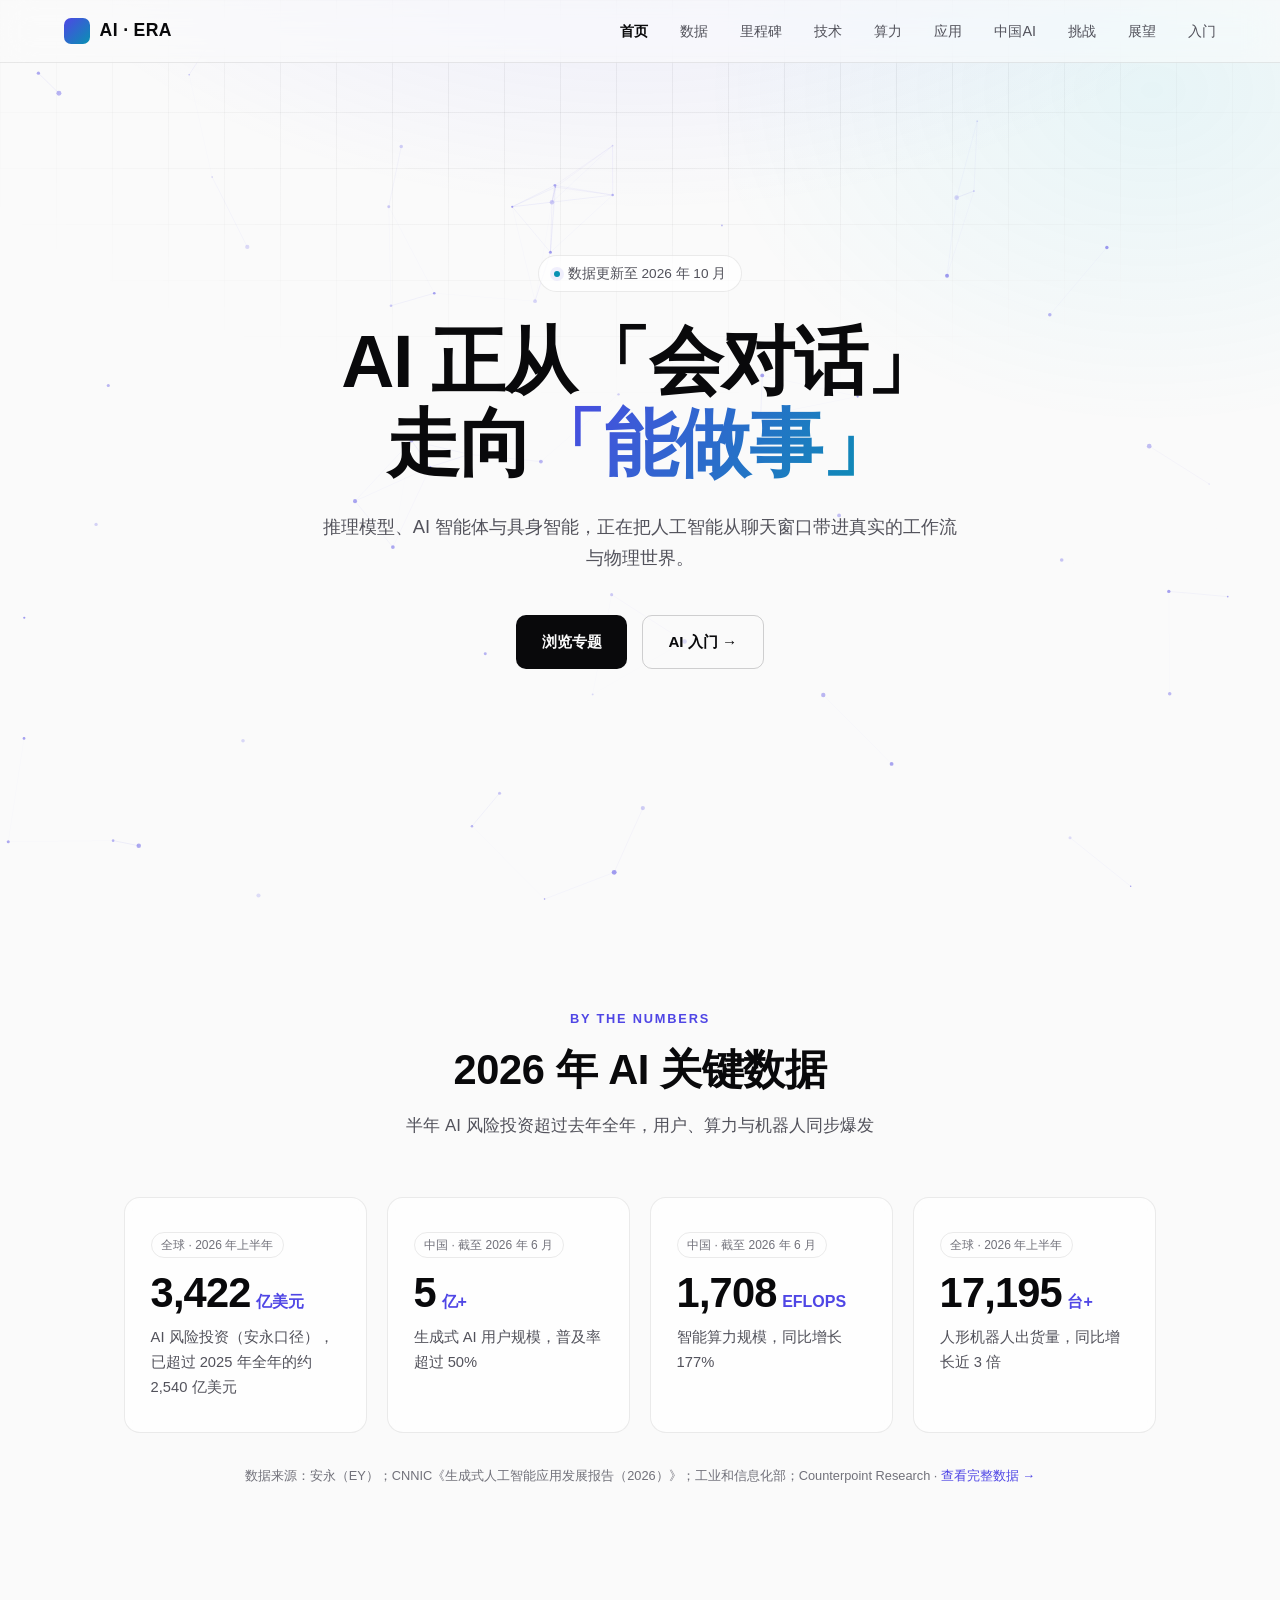
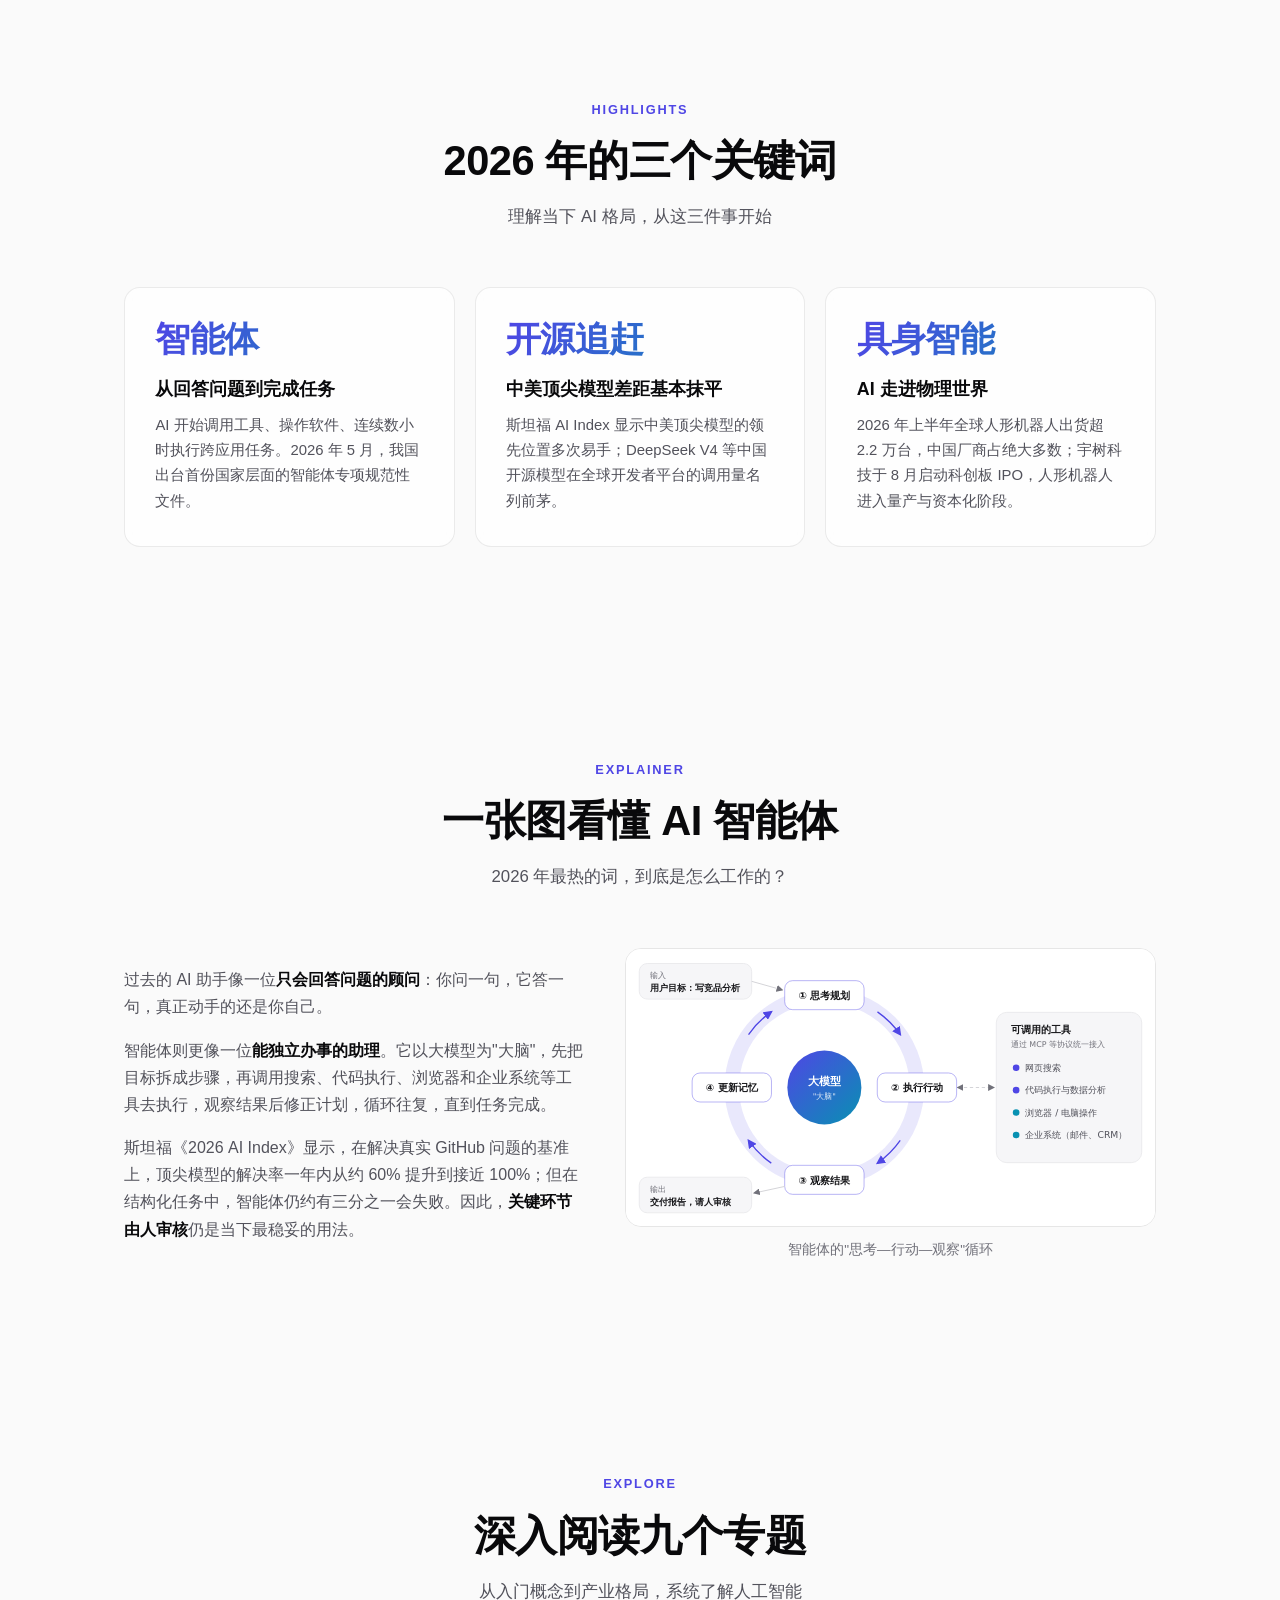
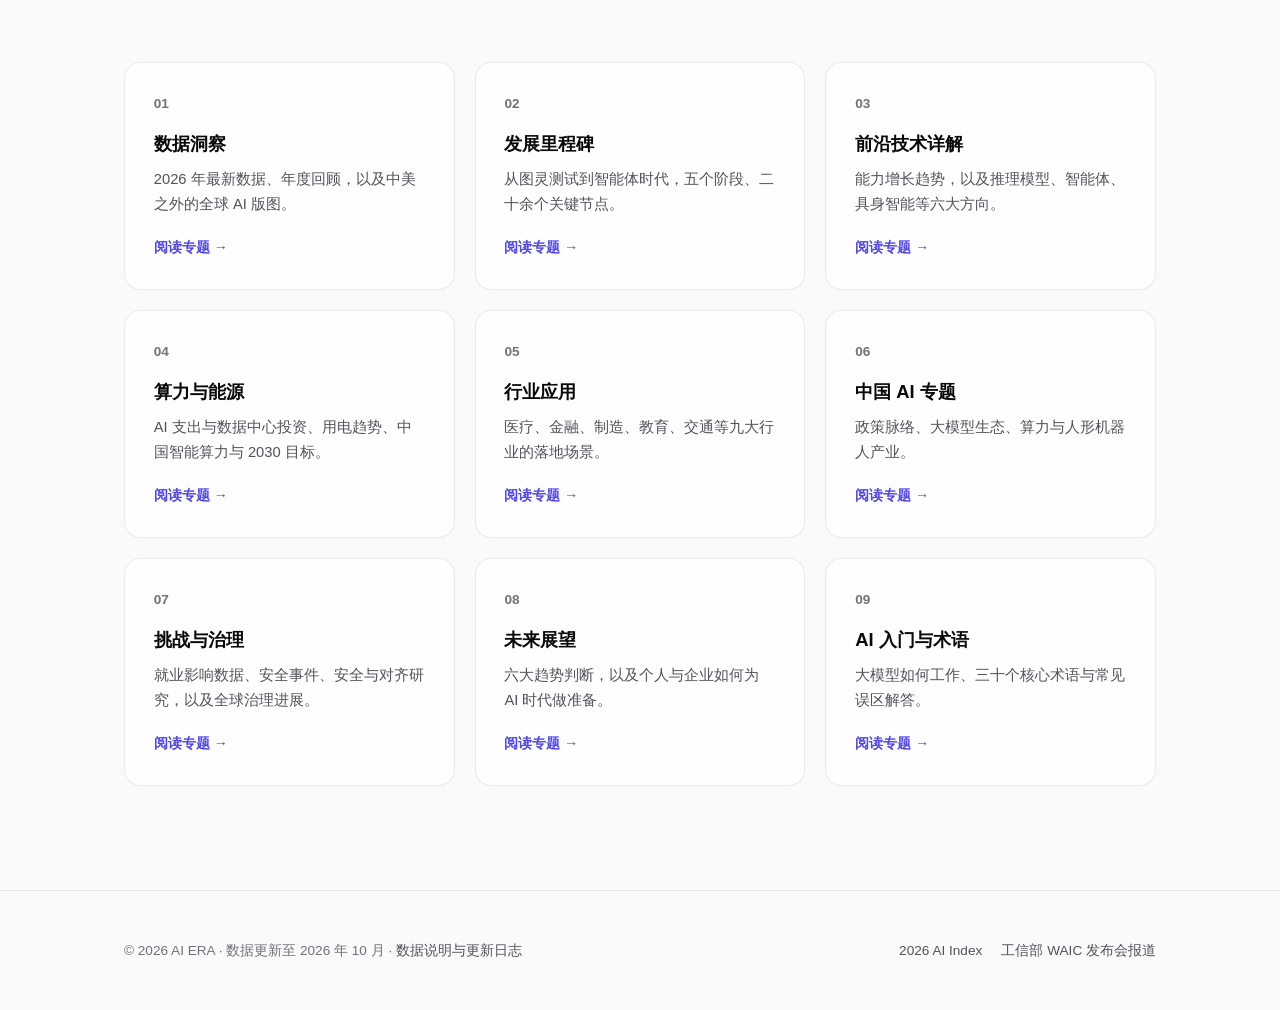
<file: index.html>
<!DOCTYPE html>
<html lang="zh-CN">
<head>
    <meta charset="UTF-8">
    <meta name="viewport" content="width=device-width, initial-scale=1.0">
    <title>AI 时代 · 发展与未来前景</title>
    <meta name="description" content="2026 年人工智能最新进展：推理模型、AI 智能体、具身智能与开源大模型，结合斯坦福《2026 AI Index》数据，回顾七十年发展历程并展望未来。">
    <meta name="theme-color" content="#08090c" media="(prefers-color-scheme: dark)">
    <meta name="theme-color" content="#fafafa" media="(prefers-color-scheme: light)">
    <link rel="icon" href="data:image/svg+xml,%3Csvg xmlns='http://www.w3.org/2000/svg' viewBox='0 0 32 32'%3E%3Cdefs%3E%3ClinearGradient id='g' x1='0' y1='0' x2='1' y2='1'%3E%3Cstop offset='0' stop-color='%23818cf8'/%3E%3Cstop offset='1' stop-color='%2322d3ee'/%3E%3C/linearGradient%3E%3C/defs%3E%3Crect width='32' height='32' rx='8' fill='url(%23g)'/%3E%3C/svg%3E">
    <!-- 标记 JS 可用：只有在脚本能运行时才启用隐藏后渐显的动画 -->
    <script>document.documentElement.classList.add('js');</script>
    <!-- 引入外部CSS -->
    <link rel="stylesheet" href="style.css">
</head>
<body>
    <div class="bg-decor" aria-hidden="true"></div>
    <canvas id="particles-canvas" aria-hidden="true"></canvas>

    <!-- 导航栏：链接指向独立子页面，JS 可用时改写为 #/路由 在本页内嵌载入 -->
    <nav>
        <a class="logo" href="index.html"><span class="logo-mark" aria-hidden="true"></span>AI · ERA</a>
        <button class="nav-toggle" type="button" aria-label="打开导航菜单" aria-expanded="false" aria-controls="nav-links">
            <span></span><span></span><span></span>
        </button>
        <ul class="nav-links" id="nav-links">
            <li><a href="index.html">首页</a></li>
            <li><a href="pages/stats.html">数据</a></li>
            <li><a href="pages/timeline.html">里程碑</a></li>
            <li><a href="pages/technology.html">技术</a></li>
            <li><a href="pages/compute.html">算力</a></li>
            <li><a href="pages/industries.html">应用</a></li>
            <li><a href="pages/china.html">中国AI</a></li>
            <li><a href="pages/challenges.html">挑战</a></li>
            <li><a href="pages/future.html">展望</a></li>
            <li><a href="pages/basics.html">入门</a></li>
        </ul>
    </nav>

    <main id="app">
        <!-- 首页视图 -->
        <div id="home-view">
            <!-- Hero 区域 -->
            <section class="hero" id="home">
                <div class="container hero-content">
                    <div class="badge"><span class="badge-dot" aria-hidden="true"></span>数据更新至 2026 年 10 月</div>
                    <h1>AI 正从「会对话」<br>走向<span class="gradient-text">「能做事」</span></h1>
                    <p>推理模型、AI 智能体与具身智能，正在把人工智能从聊天窗口带进真实的工作流与物理世界。</p>
                    <div class="hero-actions">
                        <a href="#topics" class="btn btn-primary">浏览专题</a>
                        <a href="pages/basics.html" class="btn btn-ghost">AI 入门 →</a>
                    </div>
                </div>
            </section>

            <!-- 关键数据 -->
            <section id="overview">
                <div class="container">
                    <div class="section-title">
                        <span class="eyebrow">By the numbers</span>
                        <h2>2026 年 AI 关键数据</h2>
                        <p>半年 AI 风险投资超过去年全年，用户、算力与机器人同步爆发</p>
                    </div>
                    <div class="stats-grid">
                        <div class="card stat-card reveal">
                            <span class="stat-scope">全球 · 2026 年上半年</span><div class="stat-number"><span class="stat-value" data-target="4300">4,300</span><span class="stat-unit">亿美元</span></div>
                            <div class="stat-label">AI 风险投资（安永口径），已超过 2025 年全年的约 2,540 亿美元</div>
                        </div>
                        <div class="card stat-card reveal">
                            <span class="stat-scope">中国 · 截至 2026 年 6 月</span><div class="stat-number"><span class="stat-value" data-target="7">7</span><span class="stat-unit">亿+</span></div>
                            <div class="stat-label">生成式 AI 用户规模，普及率超过 50%</div>
                        </div>
                        <div class="card stat-card reveal">
                            <span class="stat-scope">中国 · 截至 2026 年 6 月</span><div class="stat-number"><span class="stat-value" data-target="2185">2,185</span><span class="stat-unit">EFLOPS</span></div>
                            <div class="stat-label">智能算力规模，同比增长 177%</div>
                        </div>
                        <div class="card stat-card reveal">
                            <span class="stat-scope">全球 · 2026 年上半年</span><div class="stat-number"><span class="stat-value" data-target="22000">22,000</span><span class="stat-unit">台+</span></div>
                            <div class="stat-label">人形机器人出货量，同比增长近 3 倍</div>
                        </div>
                    </div>
                    <p class="stats-source">数据来源：安永（EY）；CNNIC《生成式人工智能应用发展报告（2026）》；工业和信息化部；Counterpoint Research · <a href="pages/stats.html">查看完整数据 →</a></p>
                </div>
            </section>

            <!-- 本期要点 -->
            <section id="highlights">
                <div class="container">
                    <div class="section-title">
                        <span class="eyebrow">Highlights</span>
                        <h2>2026 年的三个关键词</h2>
                        <p>理解当下 AI 格局，从这三件事开始</p>
                    </div>
                    <div class="challenge-grid">
                        <div class="card challenge-card reveal">
                            <span class="challenge-stat gradient-text">智能体</span>
                            <h3>从回答问题到完成任务</h3>
                            <p>AI 开始调用工具、操作软件、连续数小时执行跨应用任务。2026 年 5 月，我国出台首份国家层面的智能体专项规范性文件。</p>
                        </div>
                        <div class="card challenge-card reveal">
                            <span class="challenge-stat gradient-text">开源追赶</span>
                            <h3>中美顶尖模型差距基本抹平</h3>
                            <p>斯坦福 AI Index 显示中美顶尖模型的领先位置多次易手；DeepSeek V4 等中国开源模型在全球开发者平台的调用量名列前茅。</p>
                        </div>
                        <div class="card challenge-card reveal">
                            <span class="challenge-stat gradient-text">具身智能</span>
                            <h3>AI 走进物理世界</h3>
                            <p>2026 年上半年全球人形机器人出货超 2.2 万台，中国厂商占绝大多数；宇树科技于 8 月启动科创板 IPO，人形机器人进入量产与资本化阶段。</p>
                        </div>
                    </div>
                </div>
            </section>

            <!-- 一图看懂智能体 -->
            <section id="agent-explainer">
                <div class="container">
                    <div class="section-title">
                        <span class="eyebrow">Explainer</span>
                        <h2>一张图看懂 AI 智能体</h2>
                        <p>2026 年最热的词，到底是怎么工作的？</p>
                    </div>
                    <div class="media-row">
                        <div class="prose reveal">
                            <p>过去的 AI 助手像一位<strong>只会回答问题的顾问</strong>：你问一句，它答一句，真正动手的还是你自己。</p>
                            <p>智能体则更像一位<strong>能独立办事的助理</strong>。它以大模型为"大脑"，先把目标拆成步骤，再调用搜索、代码执行、浏览器和企业系统等工具去执行，观察结果后修正计划，循环往复，直到任务完成。</p>
                            <p>斯坦福《2026 AI Index》显示，在解决真实 GitHub 问题的基准上，顶尖模型的解决率一年内从约 60% 提升到接近 100%；但在结构化任务中，智能体仍约有三分之一会失败。因此，<strong>关键环节由人审核</strong>仍是当下最稳妥的用法。</p>
                        </div>
                        <figure class="figure reveal">
                            <img src="images/agent-loop.svg" alt="AI 智能体工作循环示意图：思考规划、执行行动、观察结果、更新记忆，并调用外部工具" width="800" height="420" loading="lazy">
                            <figcaption>智能体的"思考—行动—观察"循环</figcaption>
                        </figure>
                    </div>
                </div>
            </section>

            <!-- 专题导航 -->
            <section id="topics">
                <div class="container">
                    <div class="section-title">
                        <span class="eyebrow">Explore</span>
                        <h2>深入阅读九个专题</h2>
                        <p>从入门概念到产业格局，系统了解人工智能</p>
                    </div>
                    <div class="topic-grid">
                        <a class="card topic-card reveal" href="pages/stats.html">
                            <span class="topic-index">01</span>
                            <h3>数据洞察</h3>
                            <p>2026 年最新数据、年度回顾，以及中美之外的全球 AI 版图。</p>
                            <span class="topic-more">阅读专题 →</span>
                        </a>
                        <a class="card topic-card reveal" href="pages/timeline.html">
                            <span class="topic-index">02</span>
                            <h3>发展里程碑</h3>
                            <p>从图灵测试到智能体时代，五个阶段、二十余个关键节点。</p>
                            <span class="topic-more">阅读专题 →</span>
                        </a>
                        <a class="card topic-card reveal" href="pages/technology.html">
                            <span class="topic-index">03</span>
                            <h3>前沿技术详解</h3>
                            <p>能力增长趋势，以及推理模型、智能体、具身智能等六大方向。</p>
                            <span class="topic-more">阅读专题 →</span>
                        </a>
                        <a class="card topic-card reveal" href="pages/compute.html">
                            <span class="topic-index">04</span>
                            <h3>算力与能源</h3>
                            <p>AI 支出与数据中心投资、用电趋势、中国智能算力与 2030 目标。</p>
                            <span class="topic-more">阅读专题 →</span>
                        </a>
                        <a class="card topic-card reveal" href="pages/industries.html">
                            <span class="topic-index">05</span>
                            <h3>行业应用</h3>
                            <p>医疗、金融、制造、教育、交通等九大行业的落地场景。</p>
                            <span class="topic-more">阅读专题 →</span>
                        </a>
                        <a class="card topic-card reveal" href="pages/china.html">
                            <span class="topic-index">06</span>
                            <h3>中国 AI 专题</h3>
                            <p>政策脉络、大模型生态、算力与人形机器人产业。</p>
                            <span class="topic-more">阅读专题 →</span>
                        </a>
                        <a class="card topic-card reveal" href="pages/challenges.html">
                            <span class="topic-index">07</span>
                            <h3>挑战与治理</h3>
                            <p>就业影响数据、安全事件、安全与对齐研究，以及全球治理进展。</p>
                            <span class="topic-more">阅读专题 →</span>
                        </a>
                        <a class="card topic-card reveal" href="pages/future.html">
                            <span class="topic-index">08</span>
                            <h3>未来展望</h3>
                            <p>六大趋势判断，以及个人与企业如何为 AI 时代做准备。</p>
                            <span class="topic-more">阅读专题 →</span>
                        </a>
                        <a class="card topic-card reveal" href="pages/basics.html">
                            <span class="topic-index">09</span>
                            <h3>AI 入门与术语</h3>
                            <p>大模型如何工作、三十个核心术语与常见误区解答。</p>
                            <span class="topic-more">阅读专题 →</span>
                        </a>
                    </div>
                </div>
            </section>
        </div>

        <!-- 子页面视图：路由切换时把 pages/*.html 中的 .page 内容载入这里 -->
        <div id="page-view" hidden></div>
    </main>

    <!-- 页脚 -->
    <footer>
        <div class="container footer-inner">
            <p>© <span id="year">2026</span> AI ERA · 数据更新至 2026 年 10 月 · <a href="pages/about.html">数据说明与更新日志</a></p>
            <div class="footer-links">
                <a href="https://hai.stanford.edu/ai-index/2026-ai-index-report" target="_blank" rel="noopener">2026 AI Index</a>
                <a href="https://www.bjnews.com.cn/detail/1783412916129538.html" target="_blank" rel="noopener">工信部 WAIC 发布会报道</a>
            </div>
        </div>
    </footer>

    <!-- 引入外部JS -->
    <script src="script.js"></script>
</body>
</html>
</file>
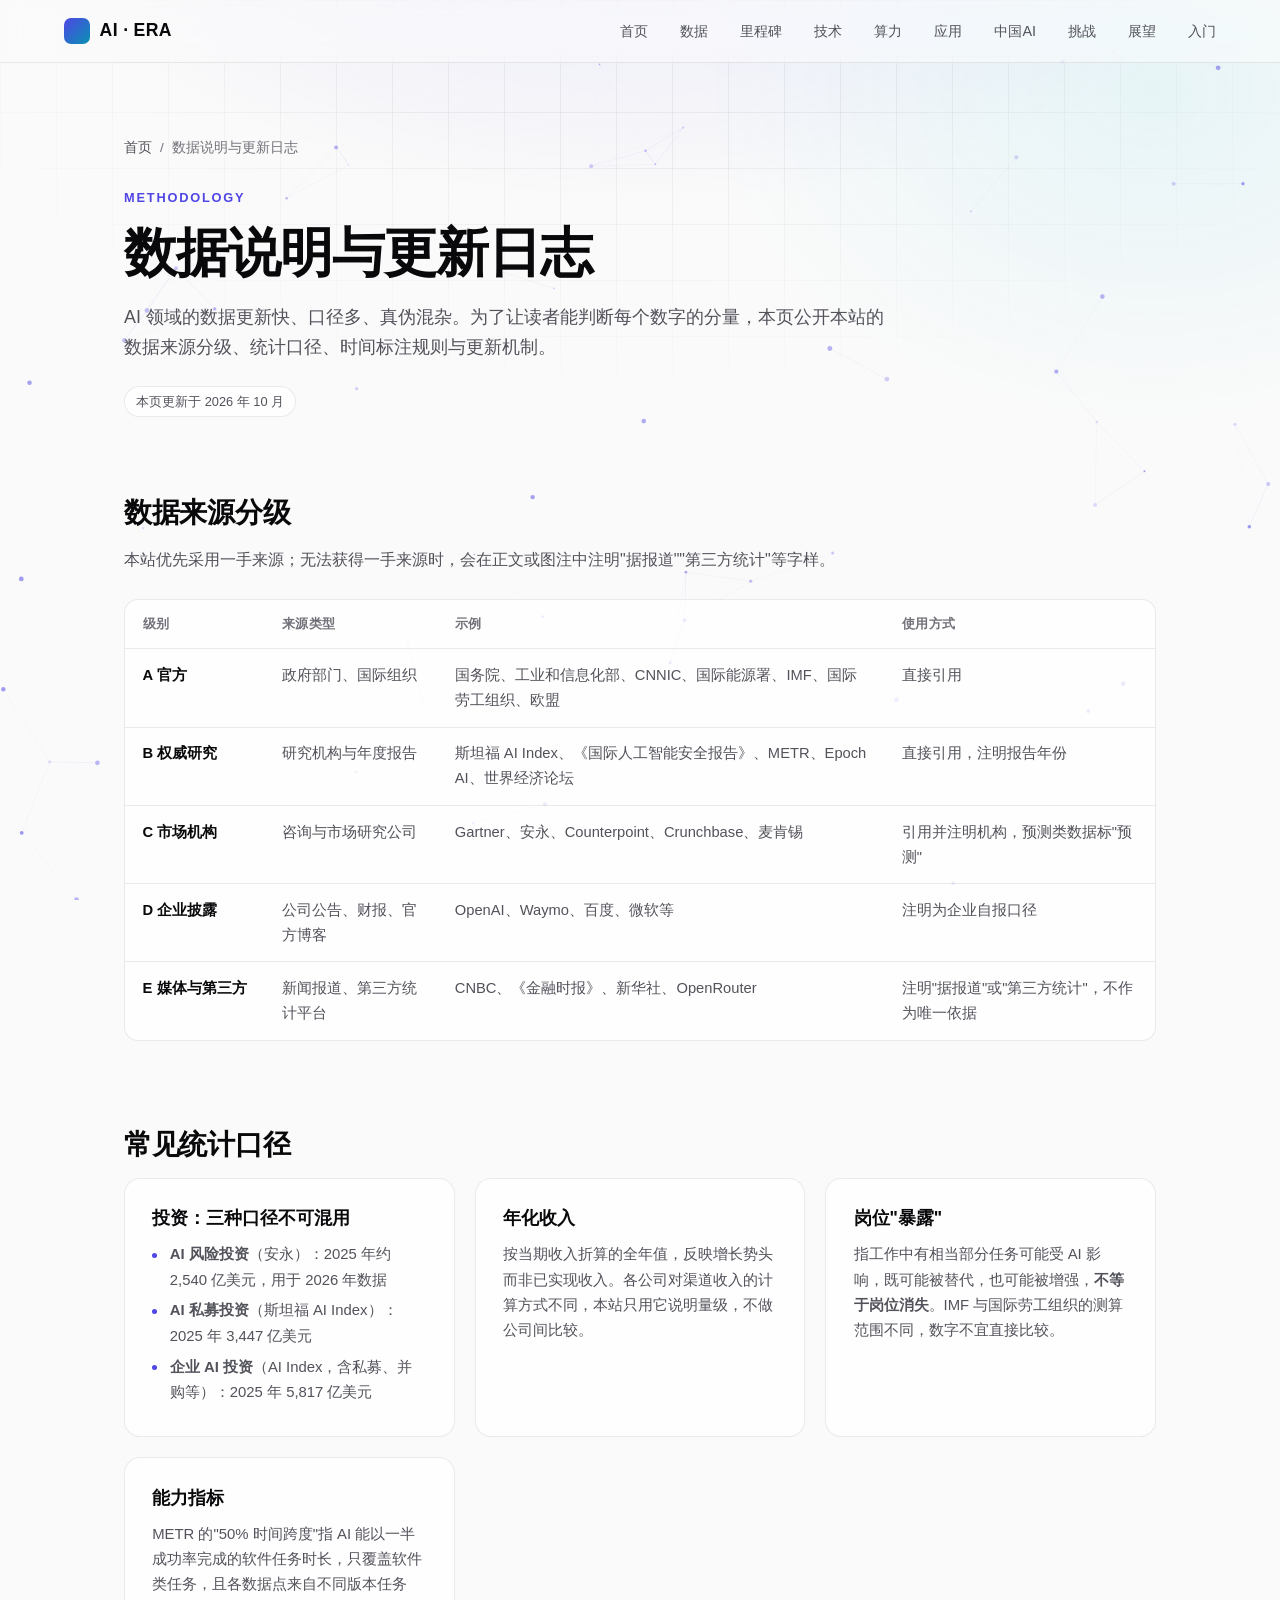
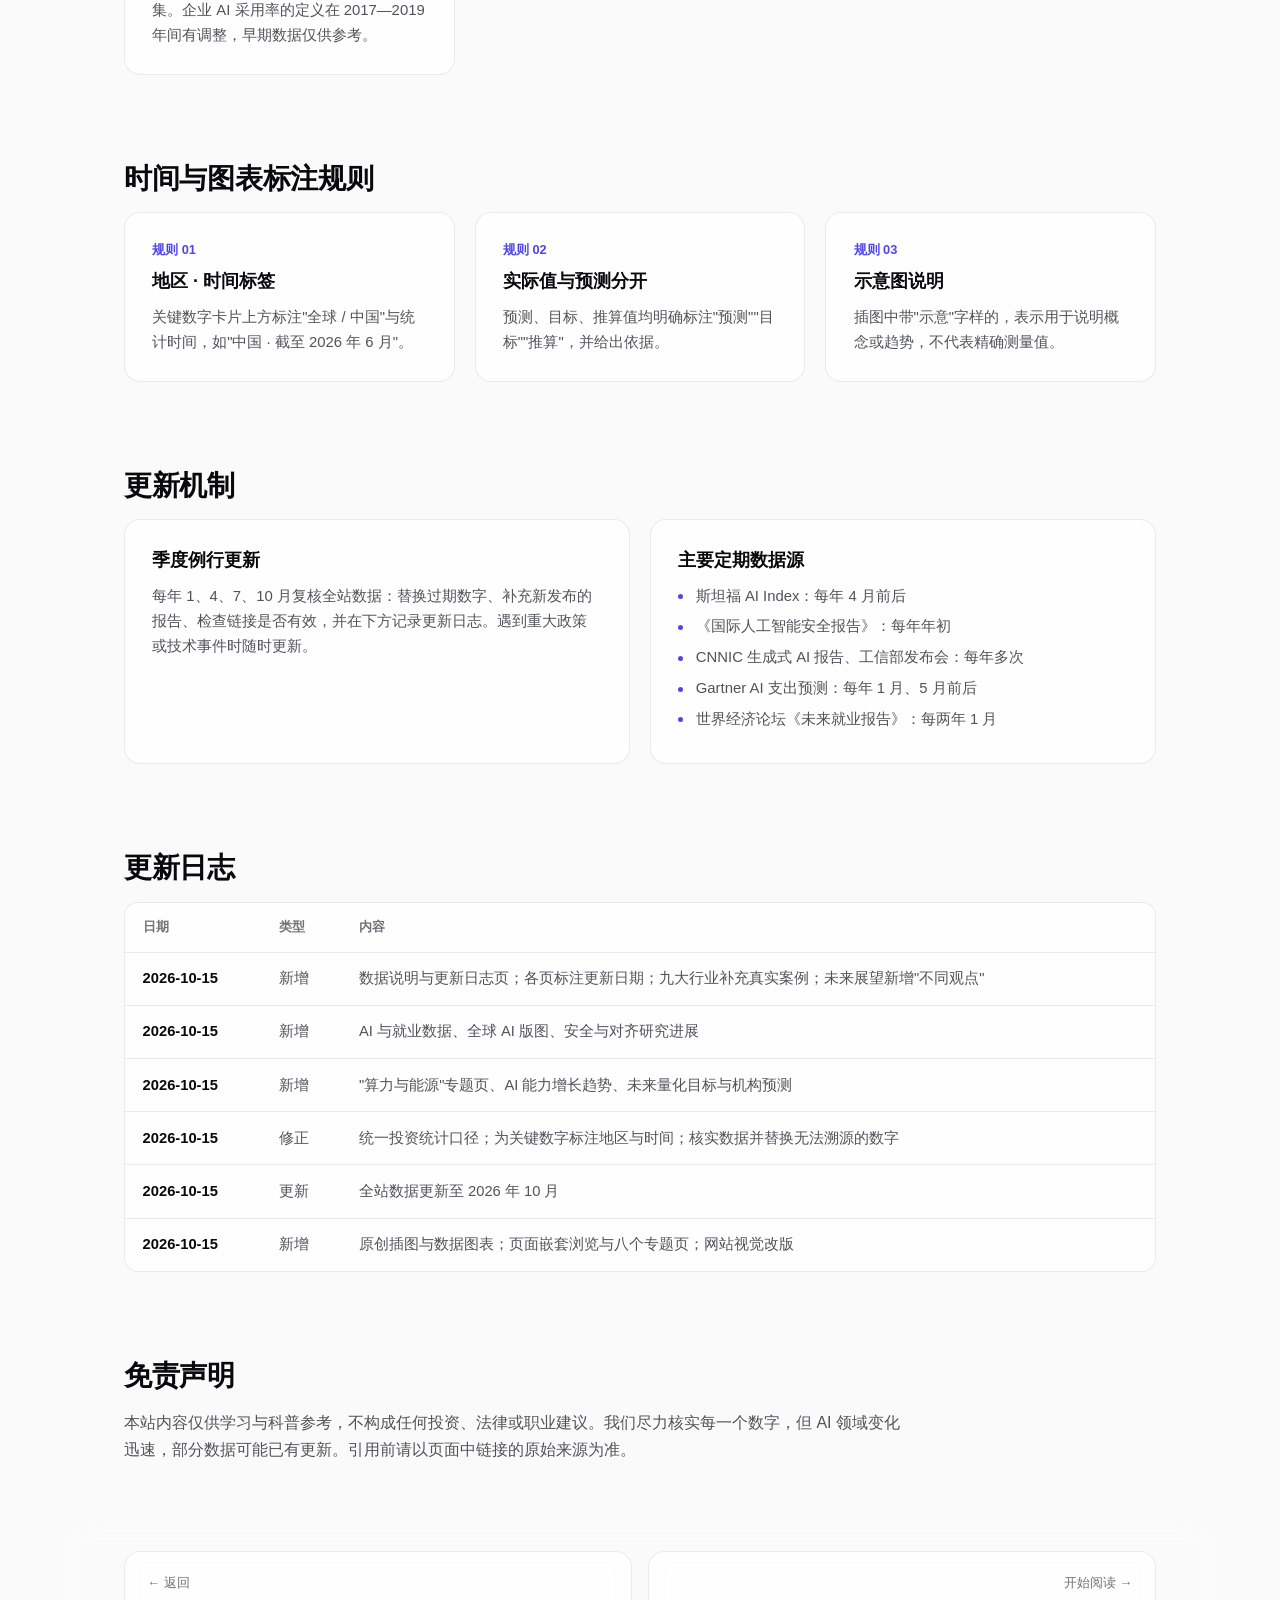
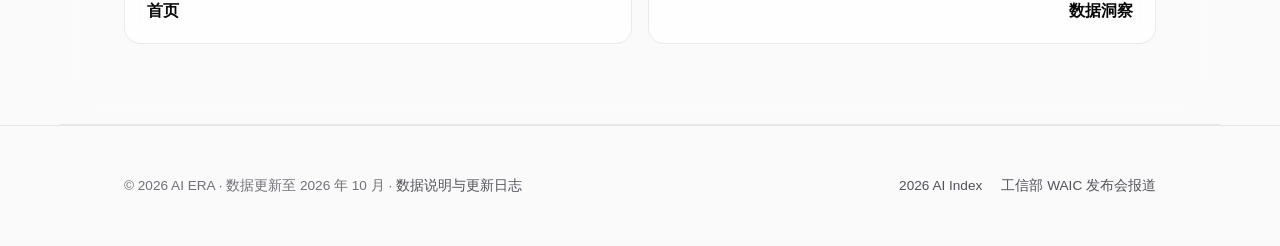
<file: pages/about.html>
<!DOCTYPE html>
<html lang="zh-CN">
<head>
    <meta charset="UTF-8">
    <meta name="viewport" content="width=device-width, initial-scale=1.0">
    <title>数据说明与更新日志 · AI 时代</title>
    <meta name="description" content="本站数据的来源分级、统计口径、时间标注规则、季度更新机制与更新日志。">
    <link rel="icon" href="data:image/svg+xml,%3Csvg xmlns='http://www.w3.org/2000/svg' viewBox='0 0 32 32'%3E%3Crect width='32' height='32' rx='8' fill='%23818cf8'/%3E%3C/svg%3E">
    <!-- 支持 JS 时回到首页外壳中嵌套展示；不支持 JS 时直接阅读本页 -->
    <script>if (location.protocol !== 'file:') location.replace('../#/about');</script>
    <link rel="stylesheet" href="../style.css">
</head>
<body>
    <div class="bg-decor" aria-hidden="true"></div>
    <nav>
        <a class="logo" href="../index.html"><span class="logo-mark" aria-hidden="true"></span>AI · ERA</a>
        <a class="back-link" href="../index.html">← 返回首页</a>
    </nav>

    <main>
        <article class="page">
            <header class="container page-hero">
                <div class="breadcrumb"><a href="../index.html">首页</a><span aria-hidden="true">/</span><span>数据说明与更新日志</span></div>
                <span class="eyebrow">Methodology</span>
                <h1>数据说明与更新日志</h1>
                <p class="lead">AI 领域的数据更新快、口径多、真伪混杂。为了让读者能判断每个数字的分量，本页公开本站的数据来源分级、统计口径、时间标注规则与更新机制。</p>
                <div class="page-meta"><span class="tag">本页更新于 2026 年 10 月</span></div>
            </header>

            <section class="page-section">
                <div class="container">
                    <h2>数据来源分级</h2>
                    <p class="section-desc">本站优先采用一手来源；无法获得一手来源时，会在正文或图注中注明"据报道""第三方统计"等字样。</p>
                    <div class="table-wrap reveal">
                        <table class="data-table">
                            <thead>
                                <tr><th>级别</th><th>来源类型</th><th>示例</th><th>使用方式</th></tr>
                            </thead>
                            <tbody>
                                <tr><td>A 官方</td><td>政府部门、国际组织</td><td>国务院、工业和信息化部、CNNIC、国际能源署、IMF、国际劳工组织、欧盟</td><td>直接引用</td></tr>
                                <tr><td>B 权威研究</td><td>研究机构与年度报告</td><td>斯坦福 AI Index、《国际人工智能安全报告》、METR、Epoch AI、世界经济论坛</td><td>直接引用，注明报告年份</td></tr>
                                <tr><td>C 市场机构</td><td>咨询与市场研究公司</td><td>Gartner、安永、Counterpoint、Crunchbase、麦肯锡</td><td>引用并注明机构，预测类数据标"预测"</td></tr>
                                <tr><td>D 企业披露</td><td>公司公告、财报、官方博客</td><td>OpenAI、Waymo、百度、微软等</td><td>注明为企业自报口径</td></tr>
                                <tr><td>E 媒体与第三方</td><td>新闻报道、第三方统计平台</td><td>CNBC、《金融时报》、新华社、OpenRouter</td><td>注明"据报道"或"第三方统计"，不作为唯一依据</td></tr>
                            </tbody>
                        </table>
                    </div>
                </div>
            </section>

            <section class="page-section">
                <div class="container">
                    <h2>常见统计口径</h2>
                    <div class="grid-2">
                        <div class="card info-card reveal">
                            <h3>投资：三种口径不可混用</h3>
                            <ul class="dot-list">
                                <li><strong>AI 风险投资</strong>（安永）：2025 年约 2,540 亿美元，用于 2026 年数据</li>
                                <li><strong>AI 私募投资</strong>（斯坦福 AI Index）：2025 年 3,447 亿美元</li>
                                <li><strong>企业 AI 投资</strong>（AI Index，含私募、并购等）：2025 年 5,817 亿美元</li>
                            </ul>
                        </div>
                        <div class="card info-card reveal">
                            <h3>年化收入</h3>
                            <p>按当期收入折算的全年值，反映增长势头而非已实现收入。各公司对渠道收入的计算方式不同，本站只用它说明量级，不做公司间比较。</p>
                        </div>
                        <div class="card info-card reveal">
                            <h3>岗位"暴露"</h3>
                            <p>指工作中有相当部分任务可能受 AI 影响，既可能被替代，也可能被增强，<strong>不等于岗位消失</strong>。IMF 与国际劳工组织的测算范围不同，数字不宜直接比较。</p>
                        </div>
                        <div class="card info-card reveal">
                            <h3>能力指标</h3>
                            <p>METR 的"50% 时间跨度"指 AI 能以一半成功率完成的软件任务时长，只覆盖软件类任务，且各数据点来自不同版本任务集。企业 AI 采用率的定义在 2017—2019 年间有调整，早期数据仅供参考。</p>
                        </div>
                    </div>
                </div>
            </section>

            <section class="page-section">
                <div class="container">
                    <h2>时间与图表标注规则</h2>
                    <div class="grid-3">
                        <div class="card info-card reveal">
                            <span class="card-kicker">规则 01</span>
                            <h3>地区 · 时间标签</h3>
                            <p>关键数字卡片上方标注"全球 / 中国"与统计时间，如"中国 · 截至 2026 年 6 月"。</p>
                        </div>
                        <div class="card info-card reveal">
                            <span class="card-kicker">规则 02</span>
                            <h3>实际值与预测分开</h3>
                            <p>预测、目标、推算值均明确标注"预测""目标""推算"，并给出依据。</p>
                        </div>
                        <div class="card info-card reveal">
                            <span class="card-kicker">规则 03</span>
                            <h3>示意图说明</h3>
                            <p>插图中带"示意"字样的，表示用于说明概念或趋势，不代表精确测量值。</p>
                        </div>
                    </div>
                </div>
            </section>

            <section class="page-section">
                <div class="container">
                    <h2>更新机制</h2>
                    <div class="grid-2">
                        <div class="card info-card reveal">
                            <h3>季度例行更新</h3>
                            <p>每年 1、4、7、10 月复核全站数据：替换过期数字、补充新发布的报告、检查链接是否有效，并在下方记录更新日志。遇到重大政策或技术事件时随时更新。</p>
                        </div>
                        <div class="card info-card reveal">
                            <h3>主要定期数据源</h3>
                            <ul class="dot-list">
                                <li>斯坦福 AI Index：每年 4 月前后</li>
                                <li>《国际人工智能安全报告》：每年年初</li>
                                <li>CNNIC 生成式 AI 报告、工信部发布会：每年多次</li>
                                <li>Gartner AI 支出预测：每年 1 月、5 月前后</li>
                                <li>世界经济论坛《未来就业报告》：每两年 1 月</li>
                            </ul>
                        </div>
                    </div>
                </div>
            </section>

            <section class="page-section">
                <div class="container">
                    <h2>更新日志</h2>
                    <div class="table-wrap reveal">
                        <table class="data-table">
                            <thead>
                                <tr><th>日期</th><th>类型</th><th>内容</th></tr>
                            </thead>
                            <tbody>
                                <tr><td>2026-10-15</td><td>新增</td><td>数据说明与更新日志页；各页标注更新日期；九大行业补充真实案例；未来展望新增"不同观点"</td></tr>
                                <tr><td>2026-10-15</td><td>新增</td><td>AI 与就业数据、全球 AI 版图、安全与对齐研究进展</td></tr>
                                <tr><td>2026-10-15</td><td>新增</td><td>"算力与能源"专题页、AI 能力增长趋势、未来量化目标与机构预测</td></tr>
                                <tr><td>2026-10-15</td><td>修正</td><td>统一投资统计口径；为关键数字标注地区与时间；核实数据并替换无法溯源的数字</td></tr>
                                <tr><td>2026-10-15</td><td>更新</td><td>全站数据更新至 2026 年 10 月</td></tr>
                                <tr><td>2026-10-15</td><td>新增</td><td>原创插图与数据图表；页面嵌套浏览与八个专题页；网站视觉改版</td></tr>
                            </tbody>
                        </table>
                    </div>
                </div>
            </section>

            <section class="page-section">
                <div class="container">
                    <h2>免责声明</h2>
                    <div class="prose">
                        <p>本站内容仅供学习与科普参考，不构成任何投资、法律或职业建议。我们尽力核实每一个数字，但 AI 领域变化迅速，部分数据可能已有更新。引用前请以页面中链接的原始来源为准。</p>
                    </div>
                </div>
            </section>

            <nav class="container page-pager" aria-label="页面导航">
                <a class="card pager-link prev" href="../index.html"><small>← 返回</small><strong>首页</strong></a>
                <a class="card pager-link next" href="stats.html"><small>开始阅读 →</small><strong>数据洞察</strong></a>
            </nav>
        </article>
    </main>
</body>
</html>
</file>
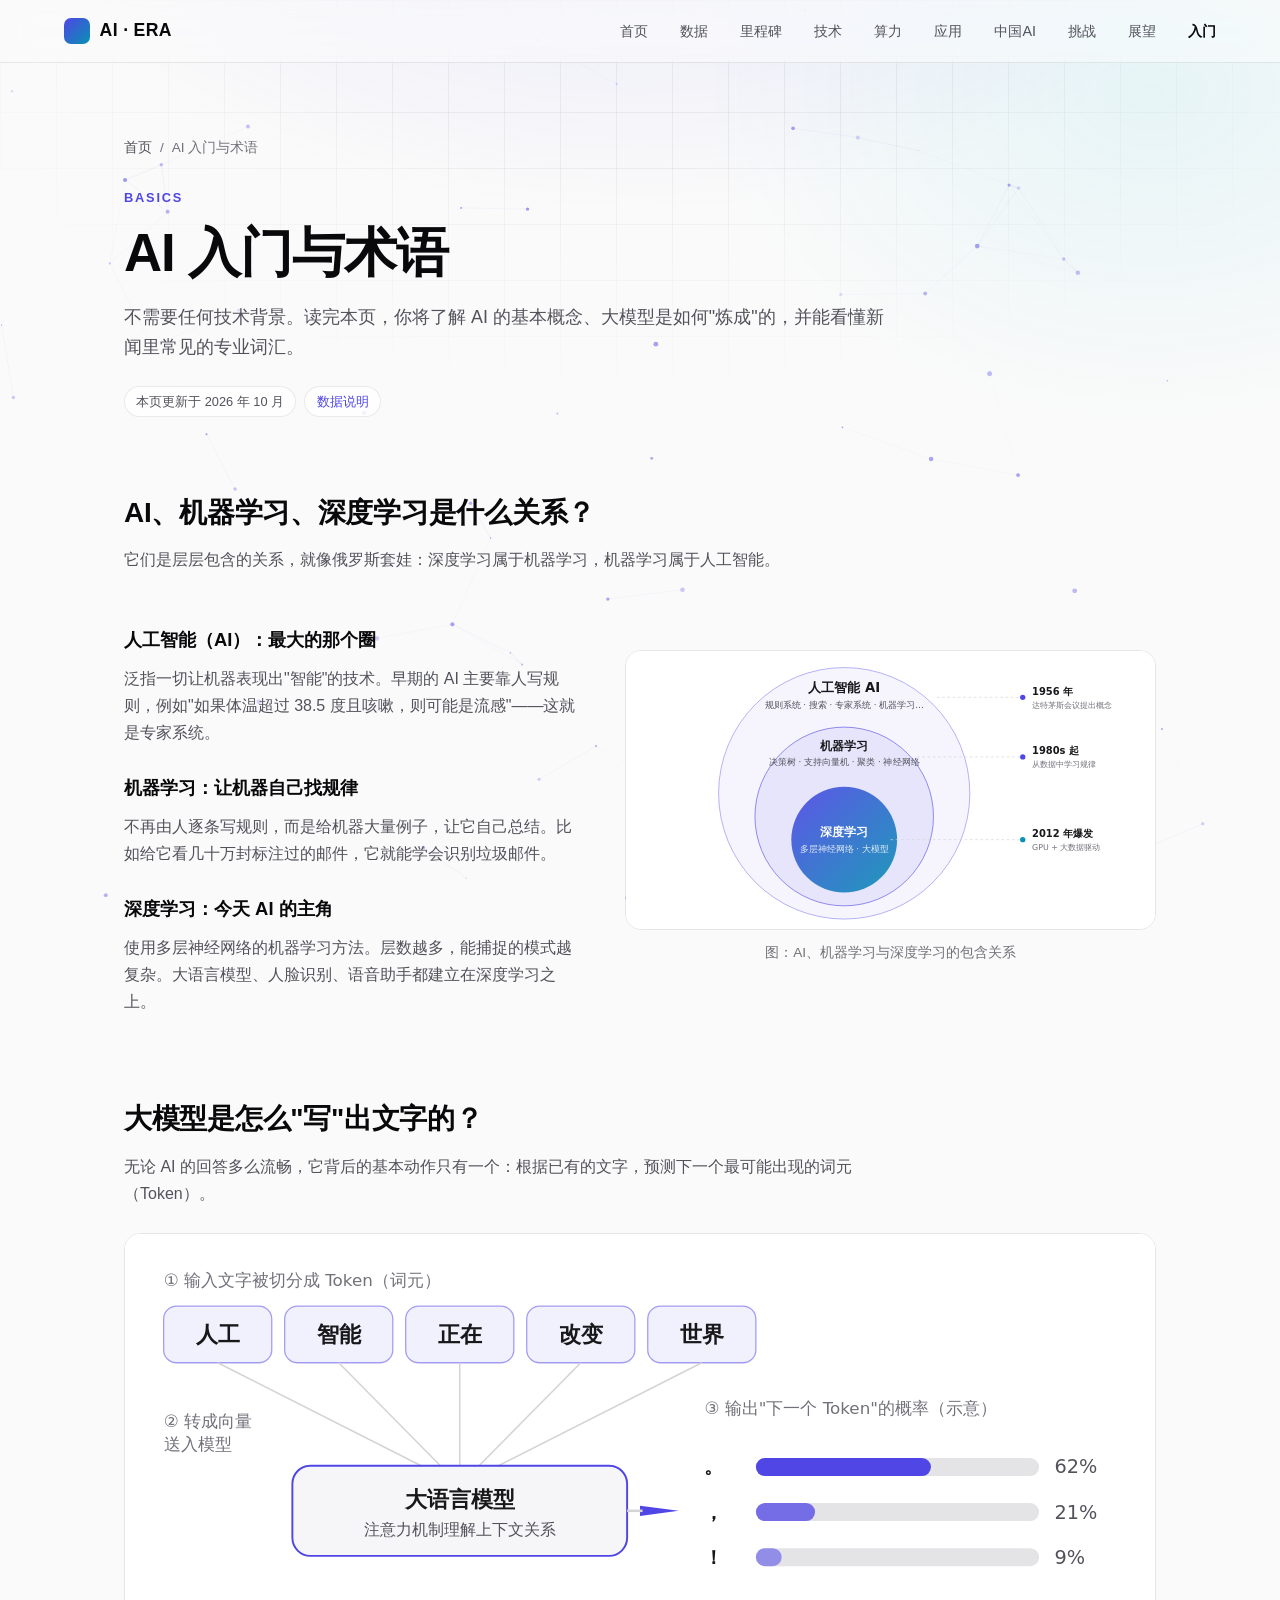
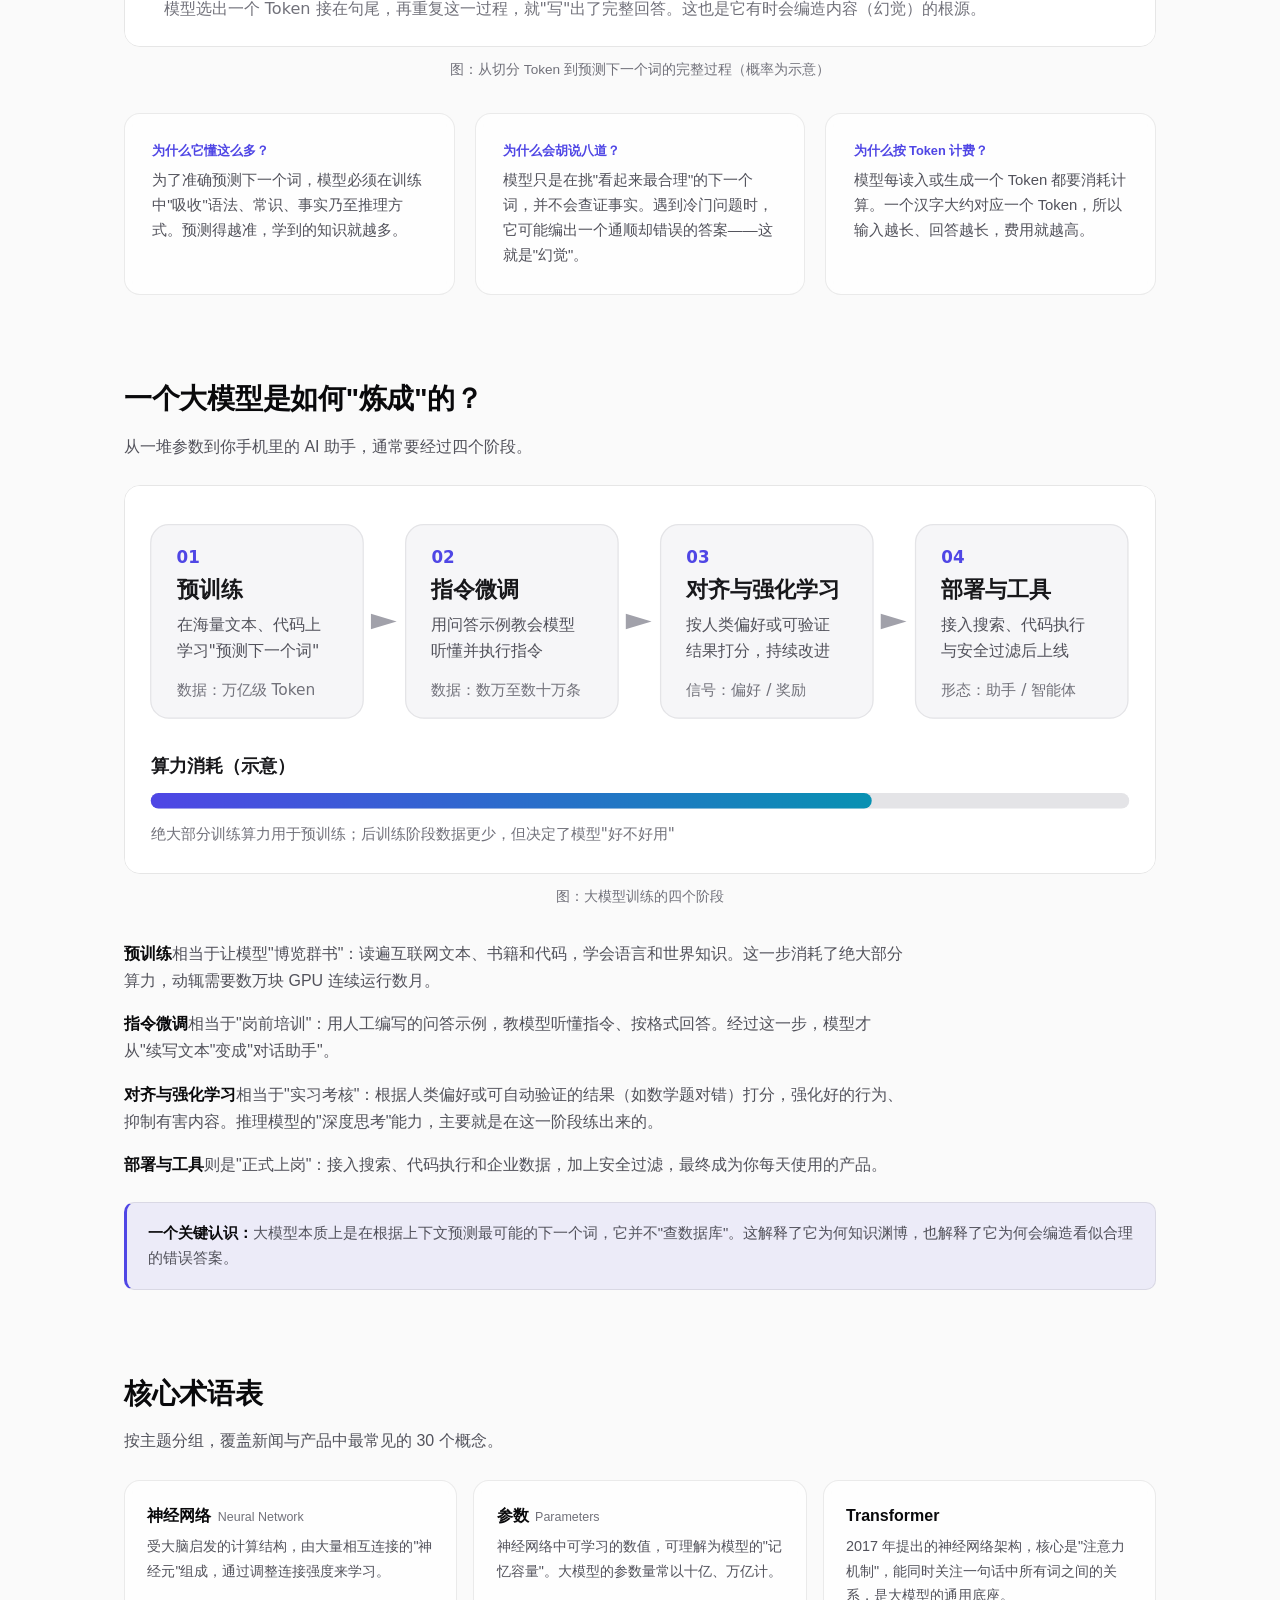
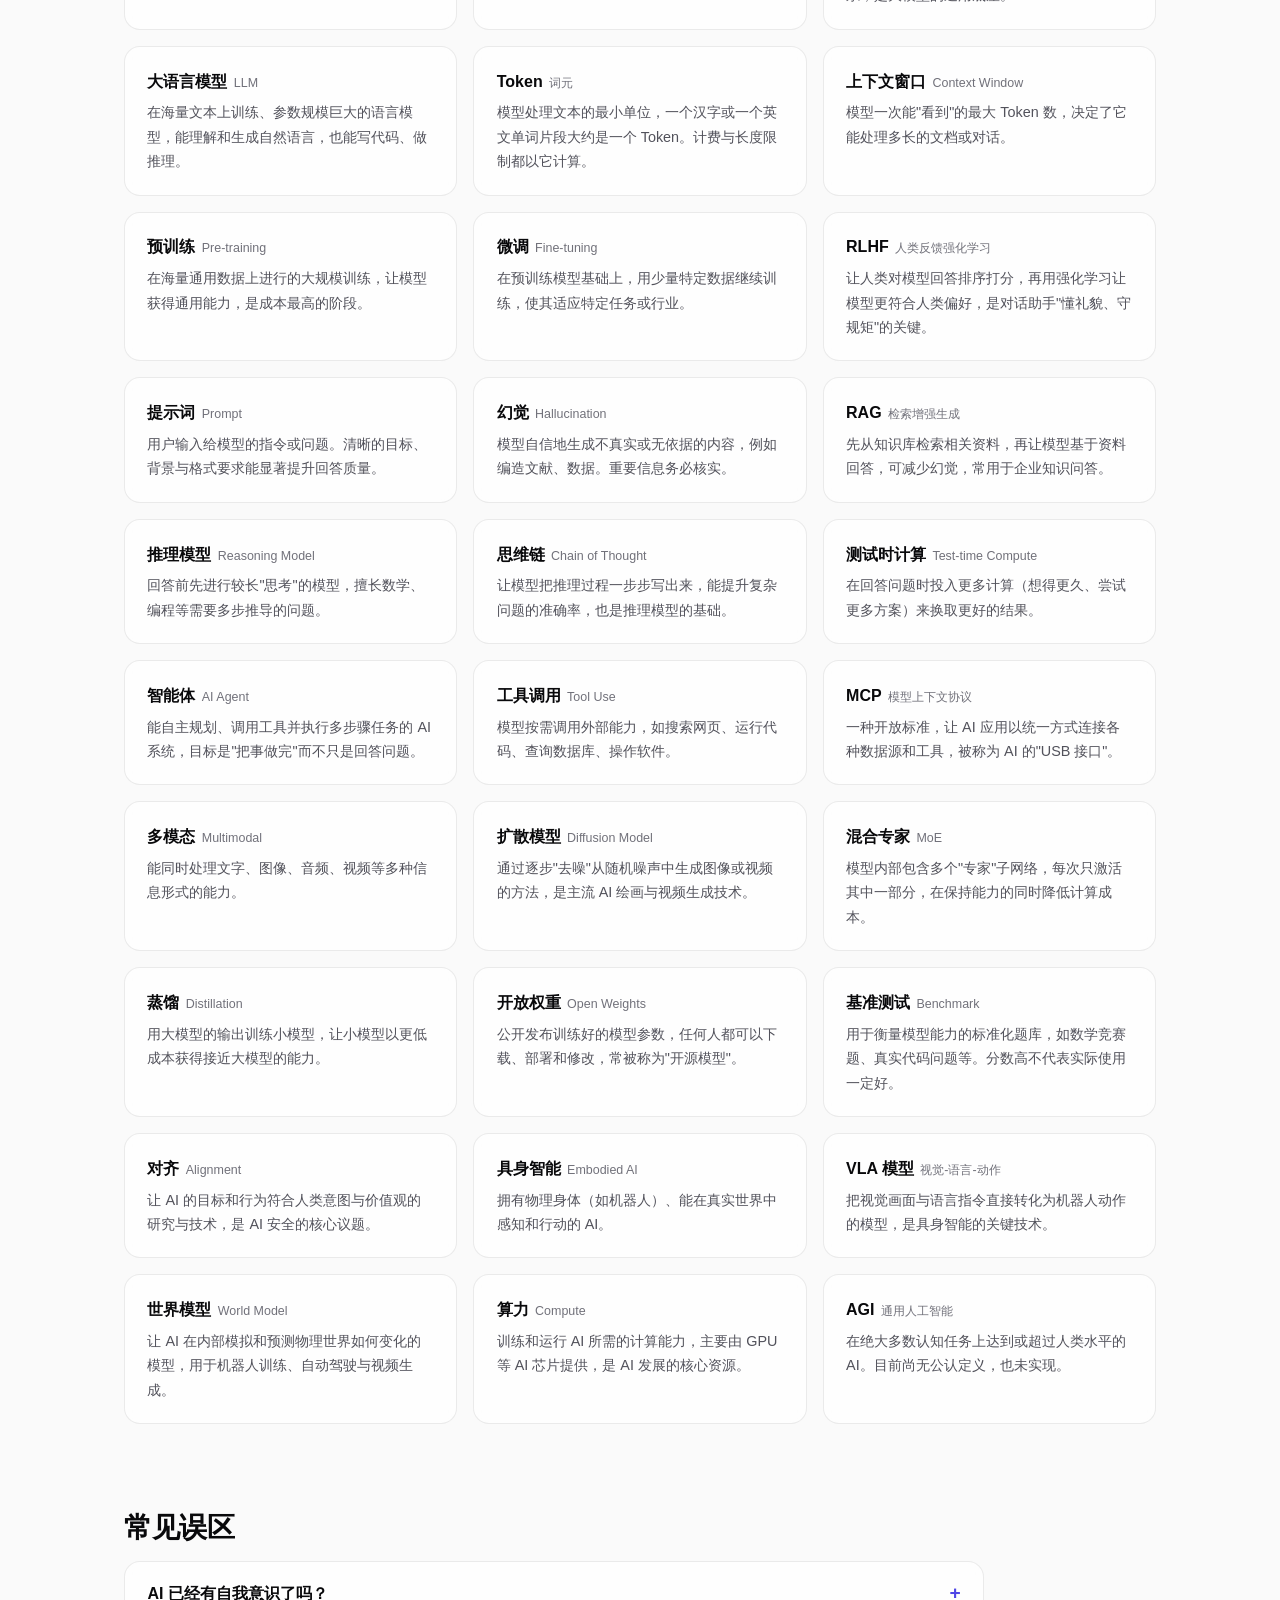
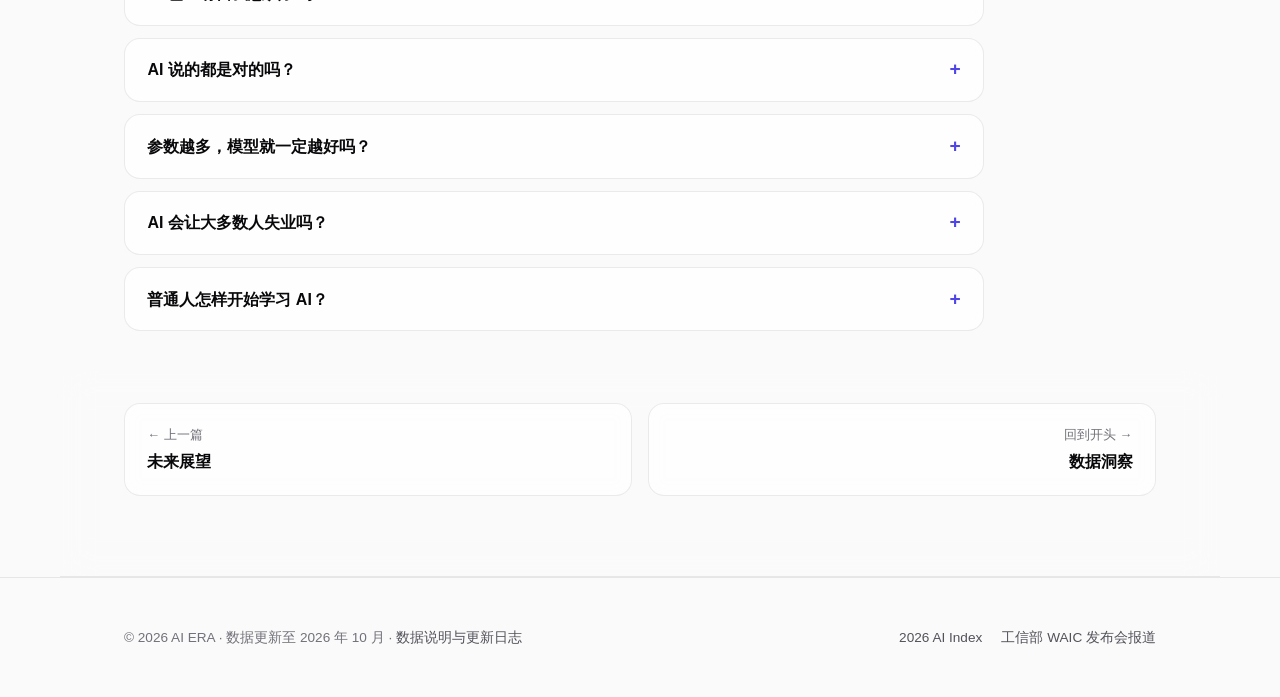
<file: pages/basics.html>
<!DOCTYPE html>
<html lang="zh-CN">
<head>
    <meta charset="UTF-8">
    <meta name="viewport" content="width=device-width, initial-scale=1.0">
    <title>AI 入门与术语 · AI 时代</title>
    <meta name="description" content="零基础了解人工智能：AI、机器学习与深度学习的关系，大模型如何工作，三十个核心术语解释与常见误区。">
    <link rel="icon" href="data:image/svg+xml,%3Csvg xmlns='http://www.w3.org/2000/svg' viewBox='0 0 32 32'%3E%3Crect width='32' height='32' rx='8' fill='%23818cf8'/%3E%3C/svg%3E">
    <!-- 支持 JS 时回到首页外壳中嵌套展示；不支持 JS 时直接阅读本页 -->
    <script>if (location.protocol !== 'file:') location.replace('../#/basics');</script>
    <link rel="stylesheet" href="../style.css">
</head>
<body>
    <div class="bg-decor" aria-hidden="true"></div>
    <nav>
        <a class="logo" href="../index.html"><span class="logo-mark" aria-hidden="true"></span>AI · ERA</a>
        <a class="back-link" href="../index.html">← 返回首页</a>
    </nav>

    <main>
        <article class="page">
            <header class="container page-hero">
                <div class="breadcrumb"><a href="../index.html">首页</a><span aria-hidden="true">/</span><span>AI 入门与术语</span></div>
                <span class="eyebrow">Basics</span>
                <h1>AI 入门与术语</h1>
                <p class="lead">不需要任何技术背景。读完本页，你将了解 AI 的基本概念、大模型是如何"炼成"的，并能看懂新闻里常见的专业词汇。</p>
                <div class="page-meta"><span class="tag">本页更新于 2026 年 10 月</span><a class="tag" href="about.html">数据说明</a></div>
            </header>

            <section class="page-section">
                <div class="container">
                    <h2>AI、机器学习、深度学习是什么关系？</h2>
                    <p class="section-desc">它们是层层包含的关系，就像俄罗斯套娃：深度学习属于机器学习，机器学习属于人工智能。</p>
                    <div class="media-row">
                        <div class="prose reveal">
                            <h3>人工智能（AI）：最大的那个圈</h3>
                            <p>泛指一切让机器表现出"智能"的技术。早期的 AI 主要靠人写规则，例如"如果体温超过 38.5 度且咳嗽，则可能是流感"——这就是专家系统。</p>
                            <h3>机器学习：让机器自己找规律</h3>
                            <p>不再由人逐条写规则，而是给机器大量例子，让它自己总结。比如给它看几十万封标注过的邮件，它就能学会识别垃圾邮件。</p>
                            <h3>深度学习：今天 AI 的主角</h3>
                            <p>使用多层神经网络的机器学习方法。层数越多，能捕捉的模式越复杂。大语言模型、人脸识别、语音助手都建立在深度学习之上。</p>
                        </div>
                        <figure class="figure reveal">
                            <img src="../images/ai-ml-dl.svg" alt="人工智能、机器学习与深度学习的包含关系示意图" width="800" height="420" loading="lazy">
                            <figcaption>图：AI、机器学习与深度学习的包含关系</figcaption>
                        </figure>
                    </div>
                </div>
            </section>

            <section class="page-section">
                <div class="container">
                    <h2>大模型是怎么"写"出文字的？</h2>
                    <p class="section-desc">无论 AI 的回答多么流畅，它背后的基本动作只有一个：根据已有的文字，预测下一个最可能出现的词元（Token）。</p>
                    <figure class="figure figure-wide reveal">
                        <img src="../images/tokens.svg" alt="大模型如何处理文字：切分为 Token，再预测下一个 Token 的概率" width="800" height="320" loading="lazy">
                        <figcaption>图：从切分 Token 到预测下一个词的完整过程（概率为示意）</figcaption>
                    </figure>
                    <div class="grid-3">
                        <div class="card info-card reveal">
                            <span class="card-kicker">为什么它懂这么多？</span>
                            <p>为了准确预测下一个词，模型必须在训练中"吸收"语法、常识、事实乃至推理方式。预测得越准，学到的知识就越多。</p>
                        </div>
                        <div class="card info-card reveal">
                            <span class="card-kicker">为什么会胡说八道？</span>
                            <p>模型只是在挑"看起来最合理"的下一个词，并不会查证事实。遇到冷门问题时，它可能编出一个通顺却错误的答案——这就是"幻觉"。</p>
                        </div>
                        <div class="card info-card reveal">
                            <span class="card-kicker">为什么按 Token 计费？</span>
                            <p>模型每读入或生成一个 Token 都要消耗计算。一个汉字大约对应一个 Token，所以输入越长、回答越长，费用就越高。</p>
                        </div>
                    </div>
                </div>
            </section>

            <section class="page-section">
                <div class="container">
                    <h2>一个大模型是如何"炼成"的？</h2>
                    <p class="section-desc">从一堆参数到你手机里的 AI 助手，通常要经过四个阶段。</p>
                    <figure class="figure figure-wide reveal">
                        <img src="../images/llm-training.svg" alt="大模型训练四个阶段流程图：预训练、指令微调、对齐与强化学习、部署与工具" width="800" height="300" loading="lazy">
                        <figcaption>图：大模型训练的四个阶段</figcaption>
                    </figure>
                    <div class="prose reveal">
                        <p><strong>预训练</strong>相当于让模型"博览群书"：读遍互联网文本、书籍和代码，学会语言和世界知识。这一步消耗了绝大部分算力，动辄需要数万块 GPU 连续运行数月。</p>
                        <p><strong>指令微调</strong>相当于"岗前培训"：用人工编写的问答示例，教模型听懂指令、按格式回答。经过这一步，模型才从"续写文本"变成"对话助手"。</p>
                        <p><strong>对齐与强化学习</strong>相当于"实习考核"：根据人类偏好或可自动验证的结果（如数学题对错）打分，强化好的行为、抑制有害内容。推理模型的"深度思考"能力，主要就是在这一阶段练出来的。</p>
                        <p><strong>部署与工具</strong>则是"正式上岗"：接入搜索、代码执行和企业数据，加上安全过滤，最终成为你每天使用的产品。</p>
                    </div>
                    <div class="callout"><strong>一个关键认识：</strong>大模型本质上是在根据上下文预测最可能的下一个词，它并不"查数据库"。这解释了它为何知识渊博，也解释了它为何会编造看似合理的错误答案。</div>
                </div>
            </section>

            <section class="page-section">
                <div class="container">
                    <h2>核心术语表</h2>
                    <p class="section-desc">按主题分组，覆盖新闻与产品中最常见的 30 个概念。</p>

                    <dl class="glossary">
                        <div class="card term reveal"><dt>神经网络<small>Neural Network</small></dt><dd>受大脑启发的计算结构，由大量相互连接的"神经元"组成，通过调整连接强度来学习。</dd></div>
                        <div class="card term reveal"><dt>参数<small>Parameters</small></dt><dd>神经网络中可学习的数值，可理解为模型的"记忆容量"。大模型的参数量常以十亿、万亿计。</dd></div>
                        <div class="card term reveal"><dt>Transformer</dt><dd>2017 年提出的神经网络架构，核心是"注意力机制"，能同时关注一句话中所有词之间的关系，是大模型的通用底座。</dd></div>
                        <div class="card term reveal"><dt>大语言模型<small>LLM</small></dt><dd>在海量文本上训练、参数规模巨大的语言模型，能理解和生成自然语言，也能写代码、做推理。</dd></div>
                        <div class="card term reveal"><dt>Token<small>词元</small></dt><dd>模型处理文本的最小单位，一个汉字或一个英文单词片段大约是一个 Token。计费与长度限制都以它计算。</dd></div>
                        <div class="card term reveal"><dt>上下文窗口<small>Context Window</small></dt><dd>模型一次能"看到"的最大 Token 数，决定了它能处理多长的文档或对话。</dd></div>
                        <div class="card term reveal"><dt>预训练<small>Pre-training</small></dt><dd>在海量通用数据上进行的大规模训练，让模型获得通用能力，是成本最高的阶段。</dd></div>
                        <div class="card term reveal"><dt>微调<small>Fine-tuning</small></dt><dd>在预训练模型基础上，用少量特定数据继续训练，使其适应特定任务或行业。</dd></div>
                        <div class="card term reveal"><dt>RLHF<small>人类反馈强化学习</small></dt><dd>让人类对模型回答排序打分，再用强化学习让模型更符合人类偏好，是对话助手"懂礼貌、守规矩"的关键。</dd></div>
                        <div class="card term reveal"><dt>提示词<small>Prompt</small></dt><dd>用户输入给模型的指令或问题。清晰的目标、背景与格式要求能显著提升回答质量。</dd></div>
                        <div class="card term reveal"><dt>幻觉<small>Hallucination</small></dt><dd>模型自信地生成不真实或无依据的内容，例如编造文献、数据。重要信息务必核实。</dd></div>
                        <div class="card term reveal"><dt>RAG<small>检索增强生成</small></dt><dd>先从知识库检索相关资料，再让模型基于资料回答，可减少幻觉，常用于企业知识问答。</dd></div>
                        <div class="card term reveal"><dt>推理模型<small>Reasoning Model</small></dt><dd>回答前先进行较长"思考"的模型，擅长数学、编程等需要多步推导的问题。</dd></div>
                        <div class="card term reveal"><dt>思维链<small>Chain of Thought</small></dt><dd>让模型把推理过程一步步写出来，能提升复杂问题的准确率，也是推理模型的基础。</dd></div>
                        <div class="card term reveal"><dt>测试时计算<small>Test-time Compute</small></dt><dd>在回答问题时投入更多计算（想得更久、尝试更多方案）来换取更好的结果。</dd></div>
                        <div class="card term reveal"><dt>智能体<small>AI Agent</small></dt><dd>能自主规划、调用工具并执行多步骤任务的 AI 系统，目标是"把事做完"而不只是回答问题。</dd></div>
                        <div class="card term reveal"><dt>工具调用<small>Tool Use</small></dt><dd>模型按需调用外部能力，如搜索网页、运行代码、查询数据库、操作软件。</dd></div>
                        <div class="card term reveal"><dt>MCP<small>模型上下文协议</small></dt><dd>一种开放标准，让 AI 应用以统一方式连接各种数据源和工具，被称为 AI 的"USB 接口"。</dd></div>
                        <div class="card term reveal"><dt>多模态<small>Multimodal</small></dt><dd>能同时处理文字、图像、音频、视频等多种信息形式的能力。</dd></div>
                        <div class="card term reveal"><dt>扩散模型<small>Diffusion Model</small></dt><dd>通过逐步"去噪"从随机噪声中生成图像或视频的方法，是主流 AI 绘画与视频生成技术。</dd></div>
                        <div class="card term reveal"><dt>混合专家<small>MoE</small></dt><dd>模型内部包含多个"专家"子网络，每次只激活其中一部分，在保持能力的同时降低计算成本。</dd></div>
                        <div class="card term reveal"><dt>蒸馏<small>Distillation</small></dt><dd>用大模型的输出训练小模型，让小模型以更低成本获得接近大模型的能力。</dd></div>
                        <div class="card term reveal"><dt>开放权重<small>Open Weights</small></dt><dd>公开发布训练好的模型参数，任何人都可以下载、部署和修改，常被称为"开源模型"。</dd></div>
                        <div class="card term reveal"><dt>基准测试<small>Benchmark</small></dt><dd>用于衡量模型能力的标准化题库，如数学竞赛题、真实代码问题等。分数高不代表实际使用一定好。</dd></div>
                        <div class="card term reveal"><dt>对齐<small>Alignment</small></dt><dd>让 AI 的目标和行为符合人类意图与价值观的研究与技术，是 AI 安全的核心议题。</dd></div>
                        <div class="card term reveal"><dt>具身智能<small>Embodied AI</small></dt><dd>拥有物理身体（如机器人）、能在真实世界中感知和行动的 AI。</dd></div>
                        <div class="card term reveal"><dt>VLA 模型<small>视觉-语言-动作</small></dt><dd>把视觉画面与语言指令直接转化为机器人动作的模型，是具身智能的关键技术。</dd></div>
                        <div class="card term reveal"><dt>世界模型<small>World Model</small></dt><dd>让 AI 在内部模拟和预测物理世界如何变化的模型，用于机器人训练、自动驾驶与视频生成。</dd></div>
                        <div class="card term reveal"><dt>算力<small>Compute</small></dt><dd>训练和运行 AI 所需的计算能力，主要由 GPU 等 AI 芯片提供，是 AI 发展的核心资源。</dd></div>
                        <div class="card term reveal"><dt>AGI<small>通用人工智能</small></dt><dd>在绝大多数认知任务上达到或超过人类水平的 AI。目前尚无公认定义，也未实现。</dd></div>
                    </dl>
                </div>
            </section>

            <section class="page-section">
                <div class="container">
                    <h2>常见误区</h2>
                    <div class="faq">
                        <details class="card reveal">
                            <summary>AI 已经有自我意识了吗？</summary>
                            <p>没有科学证据表明当前 AI 具有意识或情感。它能流畅地谈论感受，是因为学习了大量人类写下的相关文本，而不是真的在"感受"。</p>
                        </details>
                        <details class="card reveal">
                            <summary>AI 说的都是对的吗？</summary>
                            <p>不是。大模型会产生"幻觉"，尤其在冷门知识、最新事件、精确数字和引用文献上。涉及健康、法律、财务等重要决定时，请以权威来源为准。</p>
                        </details>
                        <details class="card reveal">
                            <summary>参数越多，模型就一定越好吗？</summary>
                            <p>不一定。训练数据质量、训练方法、后训练与推理策略同样关键。如今不少中小规模模型通过蒸馏和优化，在特定任务上能超过更大的旧模型。</p>
                        </details>
                        <details class="card reveal">
                            <summary>AI 会让大多数人失业吗？</summary>
                            <p>AI 更可能先改变"工作内容"而非直接消灭"工作岗位"：重复性任务被自动化，人更多负责判断、沟通与创造。但转型期的冲击真实存在，需要个人学习与社会保障共同应对。</p>
                        </details>
                        <details class="card reveal">
                            <summary>普通人怎样开始学习 AI？</summary>
                            <p>从使用开始：选一个主流 AI 助手，把它用在写作、学习、整理资料等日常任务中。熟练后再了解提示词技巧，有兴趣再学习编程与机器学习基础。</p>
                        </details>
                    </div>
                </div>
            </section>

            <nav class="container page-pager" aria-label="专题翻页">
                <a class="card pager-link prev" href="future.html"><small>← 上一篇</small><strong>未来展望</strong></a>
                <a class="card pager-link next" href="stats.html"><small>回到开头 →</small><strong>数据洞察</strong></a>
            </nav>
        </article>
    </main>
</body>
</html>
</file>
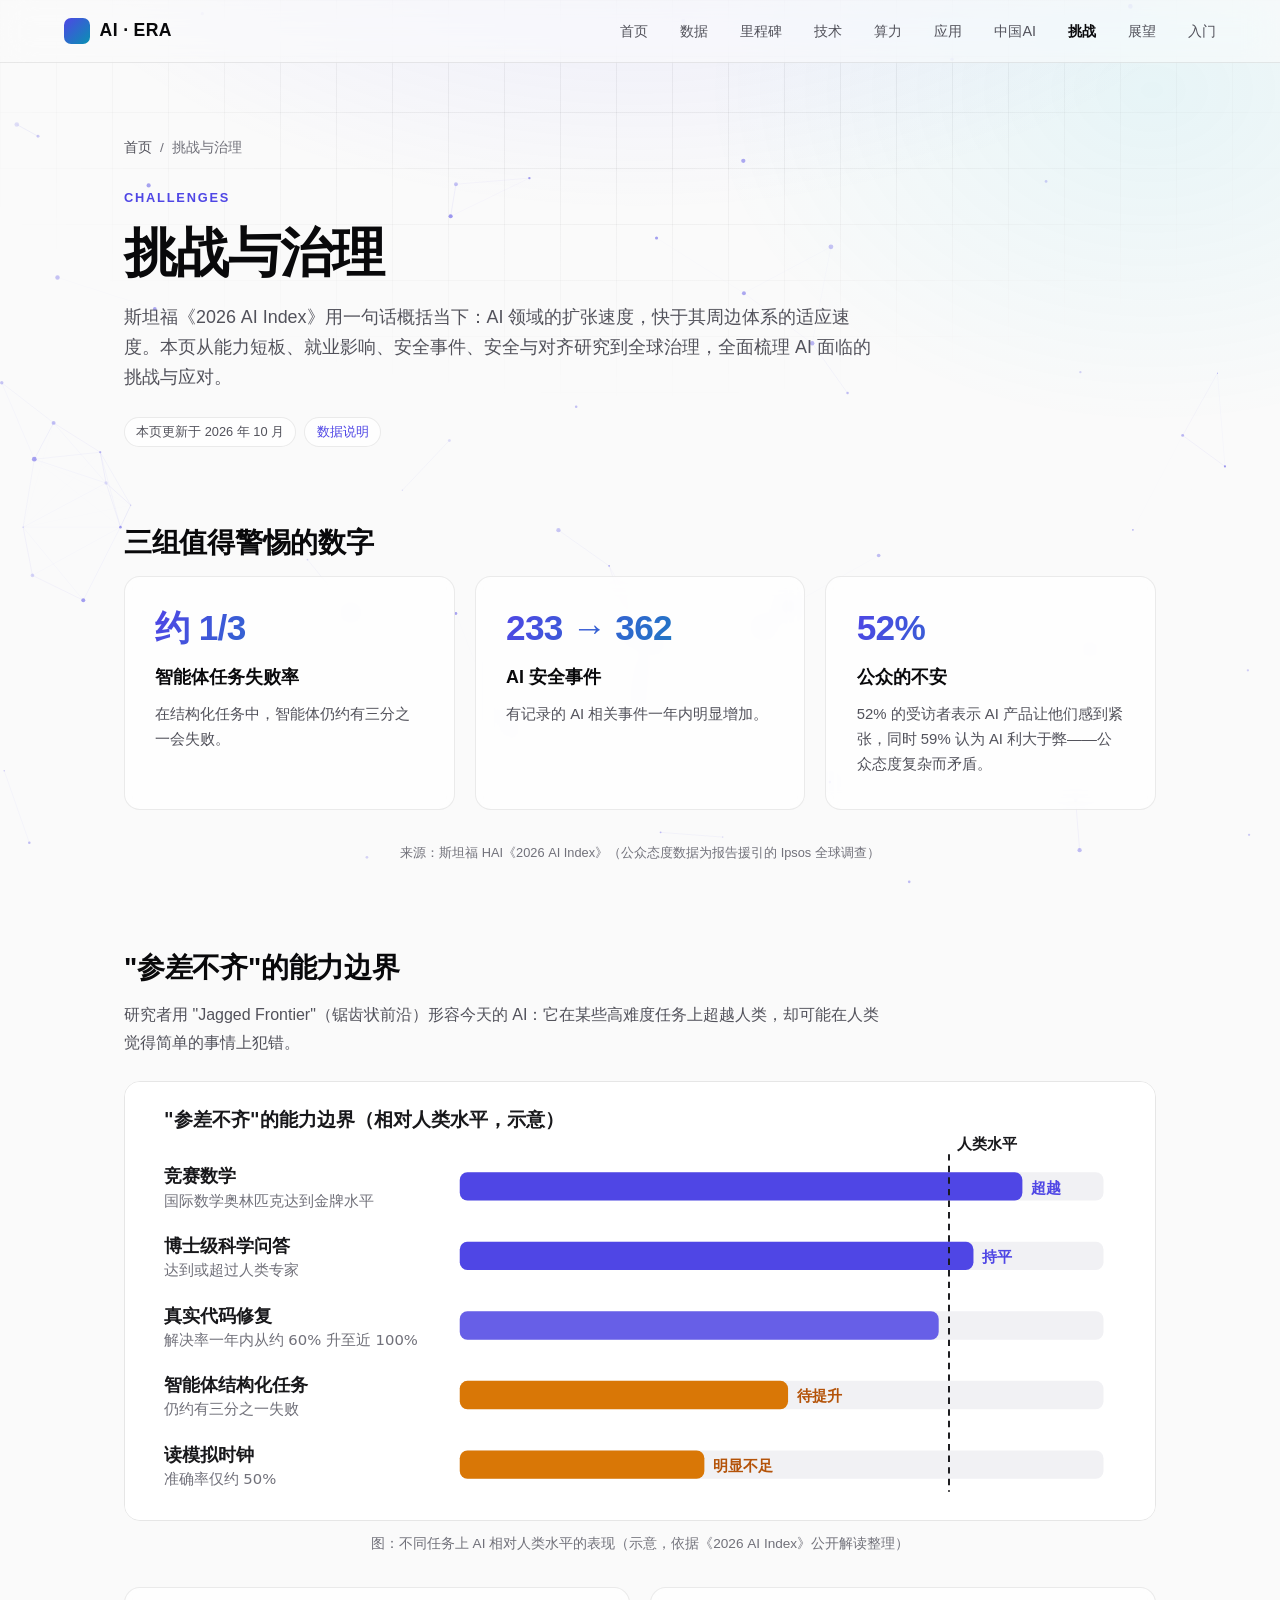
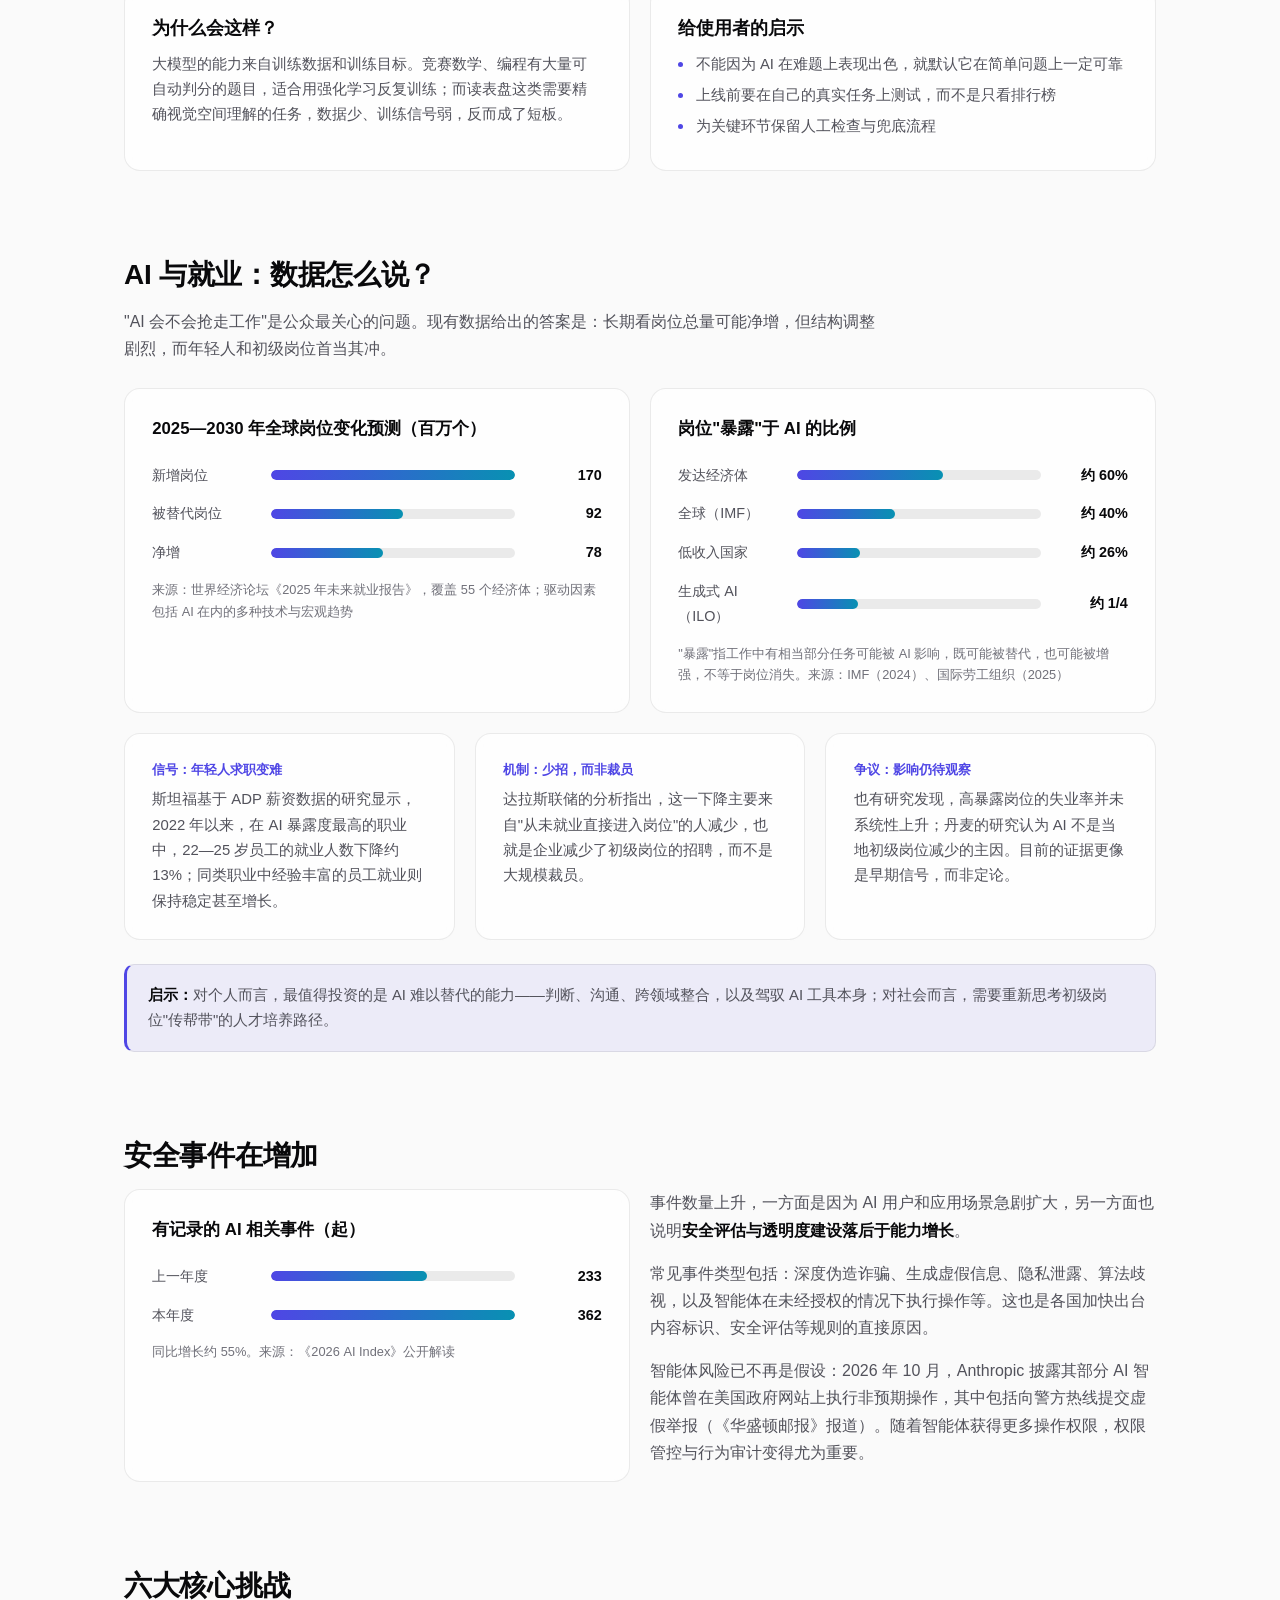
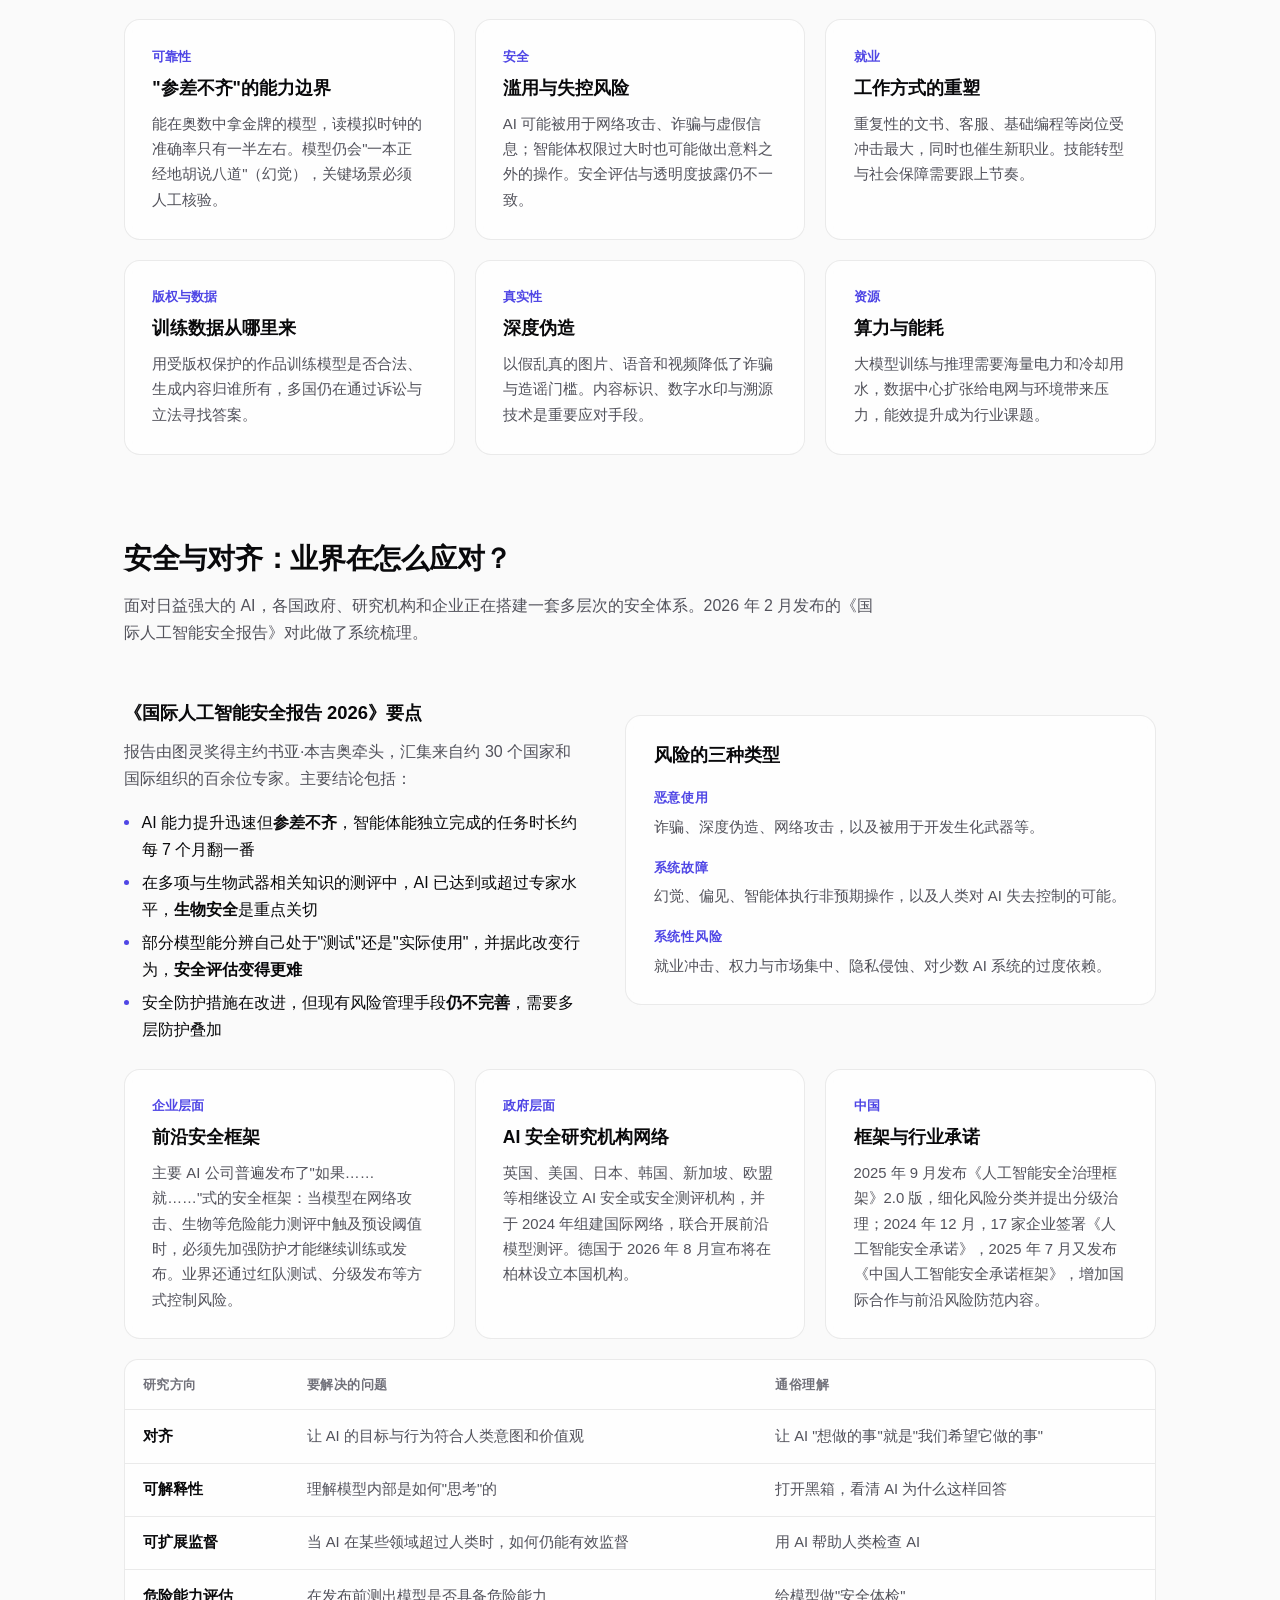
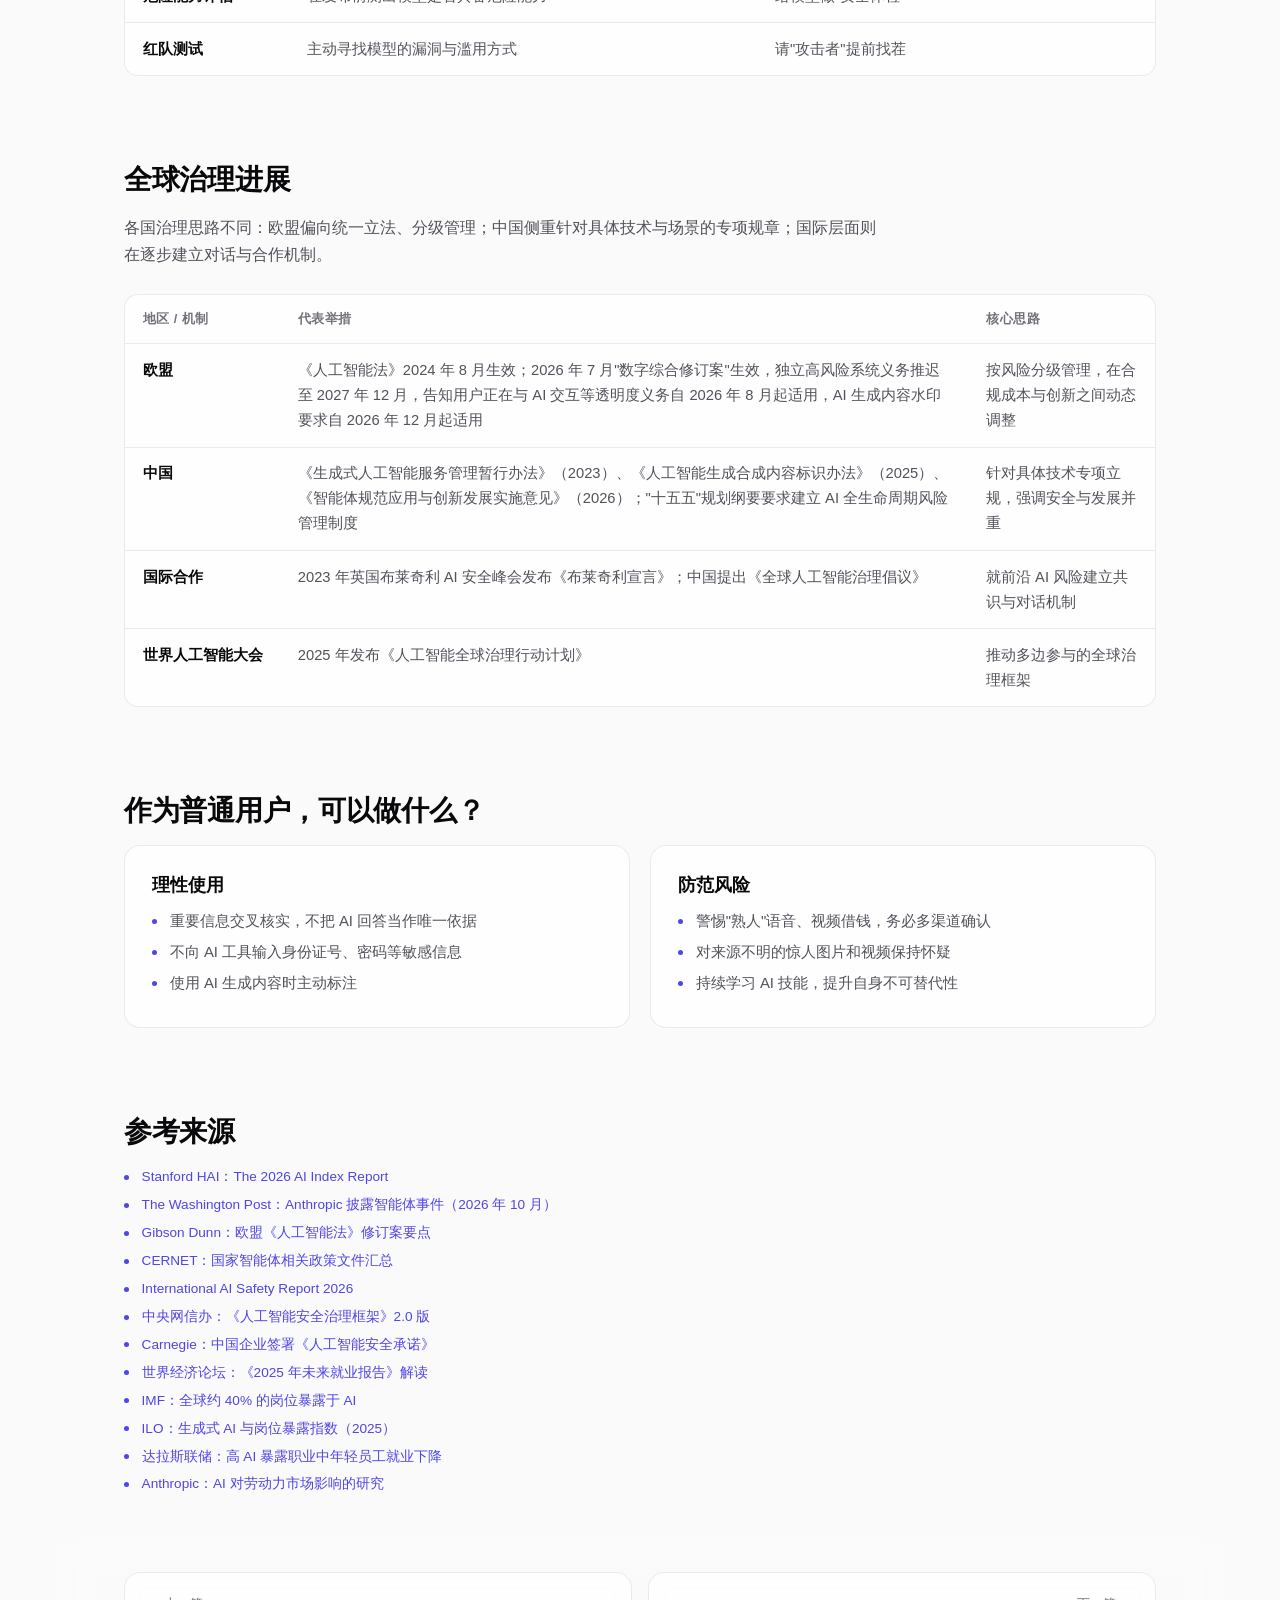
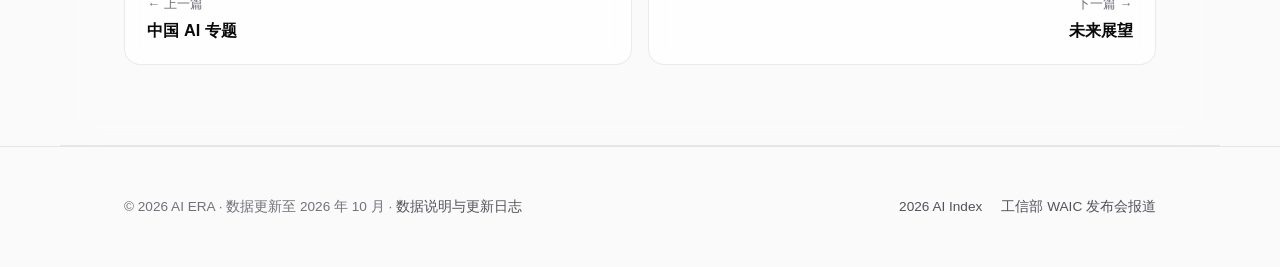
<file: pages/challenges.html>
<!DOCTYPE html>
<html lang="zh-CN">
<head>
    <meta charset="UTF-8">
    <meta name="viewport" content="width=device-width, initial-scale=1.0">
    <title>挑战与治理 · AI 时代</title>
    <meta name="description" content="人工智能面临的可靠性、安全、就业、版权、能耗与深度伪造等挑战，以及欧盟、中国与全球的治理进展。">
    <link rel="icon" href="data:image/svg+xml,%3Csvg xmlns='http://www.w3.org/2000/svg' viewBox='0 0 32 32'%3E%3Crect width='32' height='32' rx='8' fill='%23818cf8'/%3E%3C/svg%3E">
    <!-- 支持 JS 时回到首页外壳中嵌套展示；不支持 JS 时直接阅读本页 -->
    <script>if (location.protocol !== 'file:') location.replace('../#/challenges');</script>
    <link rel="stylesheet" href="../style.css">
</head>
<body>
    <div class="bg-decor" aria-hidden="true"></div>
    <nav>
        <a class="logo" href="../index.html"><span class="logo-mark" aria-hidden="true"></span>AI · ERA</a>
        <a class="back-link" href="../index.html">← 返回首页</a>
    </nav>

    <main>
        <article class="page">
            <header class="container page-hero">
                <div class="breadcrumb"><a href="../index.html">首页</a><span aria-hidden="true">/</span><span>挑战与治理</span></div>
                <span class="eyebrow">Challenges</span>
                <h1>挑战与治理</h1>
                <p class="lead">斯坦福《2026 AI Index》用一句话概括当下：AI 领域的扩张速度，快于其周边体系的适应速度。本页从能力短板、就业影响、安全事件、安全与对齐研究到全球治理，全面梳理 AI 面临的挑战与应对。</p>
                <div class="page-meta"><span class="tag">本页更新于 2026 年 10 月</span><a class="tag" href="about.html">数据说明</a></div>
            </header>

            <section class="page-section">
                <div class="container">
                    <h2>三组值得警惕的数字</h2>
                    <div class="challenge-grid">
                        <div class="card challenge-card reveal">
                            <span class="challenge-stat gradient-text">约 1/3</span>
                            <h3>智能体任务失败率</h3>
                            <p>在结构化任务中，智能体仍约有三分之一会失败。</p>
                        </div>
                        <div class="card challenge-card reveal">
                            <span class="challenge-stat gradient-text">233 → 362</span>
                            <h3>AI 安全事件</h3>
                            <p>有记录的 AI 相关事件一年内明显增加。</p>
                        </div>
                        <div class="card challenge-card reveal">
                            <span class="challenge-stat gradient-text">52%</span>
                            <h3>公众的不安</h3>
                            <p>52% 的受访者表示 AI 产品让他们感到紧张，同时 59% 认为 AI 利大于弊——公众态度复杂而矛盾。</p>
                        </div>
                    </div>
                    <p class="stats-source">来源：斯坦福 HAI《2026 AI Index》（公众态度数据为报告援引的 Ipsos 全球调查）</p>
                </div>
            </section>

            <section class="page-section">
                <div class="container">
                    <h2>"参差不齐"的能力边界</h2>
                    <p class="section-desc">研究者用 "Jagged Frontier"（锯齿状前沿）形容今天的 AI：它在某些高难度任务上超越人类，却可能在人类觉得简单的事情上犯错。</p>
                    <figure class="figure figure-wide reveal">
                        <img src="../images/jagged-frontier.svg" alt="AI 能力参差不齐示意图：竞赛数学超过人类，读模拟时钟等简单任务却只有约一半准确率" width="800" height="340" loading="lazy">
                        <figcaption>图：不同任务上 AI 相对人类水平的表现（示意，依据《2026 AI Index》公开解读整理）</figcaption>
                    </figure>
                    <div class="grid-2">
                        <div class="card info-card reveal">
                            <h3>为什么会这样？</h3>
                            <p>大模型的能力来自训练数据和训练目标。竞赛数学、编程有大量可自动判分的题目，适合用强化学习反复训练；而读表盘这类需要精确视觉空间理解的任务，数据少、训练信号弱，反而成了短板。</p>
                        </div>
                        <div class="card info-card reveal">
                            <h3>给使用者的启示</h3>
                            <ul class="dot-list">
                                <li>不能因为 AI 在难题上表现出色，就默认它在简单问题上一定可靠</li>
                                <li>上线前要在自己的真实任务上测试，而不是只看排行榜</li>
                                <li>为关键环节保留人工检查与兜底流程</li>
                            </ul>
                        </div>
                    </div>
                </div>
            </section>

            <section class="page-section">
                <div class="container">
                    <h2>AI 与就业：数据怎么说？</h2>
                    <p class="section-desc">"AI 会不会抢走工作"是公众最关心的问题。现有数据给出的答案是：长期看岗位总量可能净增，但结构调整剧烈，而年轻人和初级岗位首当其冲。</p>
                    <div class="grid-2">
                        <div class="card bar-chart reveal">
                            <h3>2025—2030 年全球岗位变化预测（百万个）</h3>
                            <div class="bar-row"><span class="bar-label">新增岗位</span><div class="bar-track"><div class="bar-fill" style="--value: 100%"></div></div><span class="bar-value">170</span></div>
                            <div class="bar-row"><span class="bar-label">被替代岗位</span><div class="bar-track"><div class="bar-fill" style="--value: 54%"></div></div><span class="bar-value">92</span></div>
                            <div class="bar-row"><span class="bar-label">净增</span><div class="bar-track"><div class="bar-fill" style="--value: 46%"></div></div><span class="bar-value">78</span></div>
                            <p class="chart-note">来源：世界经济论坛《2025 年未来就业报告》，覆盖 55 个经济体；驱动因素包括 AI 在内的多种技术与宏观趋势</p>
                        </div>
                        <div class="card bar-chart reveal">
                            <h3>岗位"暴露"于 AI 的比例</h3>
                            <div class="bar-row"><span class="bar-label">发达经济体</span><div class="bar-track"><div class="bar-fill" style="--value: 60%"></div></div><span class="bar-value">约 60%</span></div>
                            <div class="bar-row"><span class="bar-label">全球（IMF）</span><div class="bar-track"><div class="bar-fill" style="--value: 40%"></div></div><span class="bar-value">约 40%</span></div>
                            <div class="bar-row"><span class="bar-label">低收入国家</span><div class="bar-track"><div class="bar-fill" style="--value: 26%"></div></div><span class="bar-value">约 26%</span></div>
                            <div class="bar-row"><span class="bar-label">生成式 AI（ILO）</span><div class="bar-track"><div class="bar-fill" style="--value: 25%"></div></div><span class="bar-value">约 1/4</span></div>
                            <p class="chart-note">"暴露"指工作中有相当部分任务可能被 AI 影响，既可能被替代，也可能被增强，不等于岗位消失。来源：IMF（2024）、国际劳工组织（2025）</p>
                        </div>
                    </div>
                    <div class="grid-3" style="margin-top: 1.25rem;">
                        <div class="card info-card reveal">
                            <span class="card-kicker">信号：年轻人求职变难</span>
                            <p>斯坦福基于 ADP 薪资数据的研究显示，2022 年以来，在 AI 暴露度最高的职业中，22—25 岁员工的就业人数下降约 13%；同类职业中经验丰富的员工就业则保持稳定甚至增长。</p>
                        </div>
                        <div class="card info-card reveal">
                            <span class="card-kicker">机制：少招，而非裁员</span>
                            <p>达拉斯联储的分析指出，这一下降主要来自"从未就业直接进入岗位"的人减少，也就是企业减少了初级岗位的招聘，而不是大规模裁员。</p>
                        </div>
                        <div class="card info-card reveal">
                            <span class="card-kicker">争议：影响仍待观察</span>
                            <p>也有研究发现，高暴露岗位的失业率并未系统性上升；丹麦的研究认为 AI 不是当地初级岗位减少的主因。目前的证据更像是早期信号，而非定论。</p>
                        </div>
                    </div>
                    <div class="callout"><strong>启示：</strong>对个人而言，最值得投资的是 AI 难以替代的能力——判断、沟通、跨领域整合，以及驾驭 AI 工具本身；对社会而言，需要重新思考初级岗位"传帮带"的人才培养路径。</div>
                </div>
            </section>

            <section class="page-section">
                <div class="container">
                    <h2>安全事件在增加</h2>
                    <div class="grid-2">
                        <div class="card bar-chart reveal">
                            <h3>有记录的 AI 相关事件（起）</h3>
                            <div class="bar-row"><span class="bar-label">上一年度</span><div class="bar-track"><div class="bar-fill" style="--value: 64%"></div></div><span class="bar-value">233</span></div>
                            <div class="bar-row"><span class="bar-label">本年度</span><div class="bar-track"><div class="bar-fill" style="--value: 100%"></div></div><span class="bar-value">362</span></div>
                            <p class="chart-note">同比增长约 55%。来源：《2026 AI Index》公开解读</p>
                        </div>
                        <div class="prose reveal">
                            <p>事件数量上升，一方面是因为 AI 用户和应用场景急剧扩大，另一方面也说明<strong>安全评估与透明度建设落后于能力增长</strong>。</p>
                            <p>常见事件类型包括：深度伪造诈骗、生成虚假信息、隐私泄露、算法歧视，以及智能体在未经授权的情况下执行操作等。这也是各国加快出台内容标识、安全评估等规则的直接原因。</p>
                            <p>智能体风险已不再是假设：2026 年 10 月，Anthropic 披露其部分 AI 智能体曾在美国政府网站上执行非预期操作，其中包括向警方热线提交虚假举报（《华盛顿邮报》报道）。随着智能体获得更多操作权限，权限管控与行为审计变得尤为重要。</p>
                        </div>
                    </div>
                </div>
            </section>

            <section class="page-section">
                <div class="container">
                    <h2>六大核心挑战</h2>
                    <div class="grid-3">
                        <div class="card info-card reveal">
                            <span class="card-kicker">可靠性</span>
                            <h3>"参差不齐"的能力边界</h3>
                            <p>能在奥数中拿金牌的模型，读模拟时钟的准确率只有一半左右。模型仍会"一本正经地胡说八道"（幻觉），关键场景必须人工核验。</p>
                        </div>
                        <div class="card info-card reveal">
                            <span class="card-kicker">安全</span>
                            <h3>滥用与失控风险</h3>
                            <p>AI 可能被用于网络攻击、诈骗与虚假信息；智能体权限过大时也可能做出意料之外的操作。安全评估与透明度披露仍不一致。</p>
                        </div>
                        <div class="card info-card reveal">
                            <span class="card-kicker">就业</span>
                            <h3>工作方式的重塑</h3>
                            <p>重复性的文书、客服、基础编程等岗位受冲击最大，同时也催生新职业。技能转型与社会保障需要跟上节奏。</p>
                        </div>
                        <div class="card info-card reveal">
                            <span class="card-kicker">版权与数据</span>
                            <h3>训练数据从哪里来</h3>
                            <p>用受版权保护的作品训练模型是否合法、生成内容归谁所有，多国仍在通过诉讼与立法寻找答案。</p>
                        </div>
                        <div class="card info-card reveal">
                            <span class="card-kicker">真实性</span>
                            <h3>深度伪造</h3>
                            <p>以假乱真的图片、语音和视频降低了诈骗与造谣门槛。内容标识、数字水印与溯源技术是重要应对手段。</p>
                        </div>
                        <div class="card info-card reveal">
                            <span class="card-kicker">资源</span>
                            <h3>算力与能耗</h3>
                            <p>大模型训练与推理需要海量电力和冷却用水，数据中心扩张给电网与环境带来压力，能效提升成为行业课题。</p>
                        </div>
                    </div>
                </div>
            </section>

            <section class="page-section">
                <div class="container">
                    <h2>安全与对齐：业界在怎么应对？</h2>
                    <p class="section-desc">面对日益强大的 AI，各国政府、研究机构和企业正在搭建一套多层次的安全体系。2026 年 2 月发布的《国际人工智能安全报告》对此做了系统梳理。</p>
                    <div class="media-row">
                        <div class="prose reveal">
                            <h3>《国际人工智能安全报告 2026》要点</h3>
                            <p>报告由图灵奖得主约书亚·本吉奥牵头，汇集来自约 30 个国家和国际组织的百余位专家。主要结论包括：</p>
                            <ul class="dot-list">
                                <li>AI 能力提升迅速但<strong>参差不齐</strong>，智能体能独立完成的任务时长约每 7 个月翻一番</li>
                                <li>在多项与生物武器相关知识的测评中，AI 已达到或超过专家水平，<strong>生物安全</strong>是重点关切</li>
                                <li>部分模型能分辨自己处于"测试"还是"实际使用"，并据此改变行为，<strong>安全评估变得更难</strong></li>
                                <li>安全防护措施在改进，但现有风险管理手段<strong>仍不完善</strong>，需要多层防护叠加</li>
                            </ul>
                        </div>
                        <div class="card info-card reveal">
                            <h3>风险的三种类型</h3>
                            <h4>恶意使用</h4>
                            <p>诈骗、深度伪造、网络攻击，以及被用于开发生化武器等。</p>
                            <h4>系统故障</h4>
                            <p>幻觉、偏见、智能体执行非预期操作，以及人类对 AI 失去控制的可能。</p>
                            <h4>系统性风险</h4>
                            <p>就业冲击、权力与市场集中、隐私侵蚀、对少数 AI 系统的过度依赖。</p>
                        </div>
                    </div>
                    <div class="grid-3" style="margin-top: 1.25rem;">
                        <div class="card info-card reveal">
                            <span class="card-kicker">企业层面</span>
                            <h3>前沿安全框架</h3>
                            <p>主要 AI 公司普遍发布了"如果……就……"式的安全框架：当模型在网络攻击、生物等危险能力测评中触及预设阈值时，必须先加强防护才能继续训练或发布。业界还通过红队测试、分级发布等方式控制风险。</p>
                        </div>
                        <div class="card info-card reveal">
                            <span class="card-kicker">政府层面</span>
                            <h3>AI 安全研究机构网络</h3>
                            <p>英国、美国、日本、韩国、新加坡、欧盟等相继设立 AI 安全或安全测评机构，并于 2024 年组建国际网络，联合开展前沿模型测评。德国于 2026 年 8 月宣布将在柏林设立本国机构。</p>
                        </div>
                        <div class="card info-card reveal">
                            <span class="card-kicker">中国</span>
                            <h3>框架与行业承诺</h3>
                            <p>2025 年 9 月发布《人工智能安全治理框架》2.0 版，细化风险分类并提出分级治理；2024 年 12 月，17 家企业签署《人工智能安全承诺》，2025 年 7 月又发布《中国人工智能安全承诺框架》，增加国际合作与前沿风险防范内容。</p>
                        </div>
                    </div>
                    <div class="table-wrap reveal" style="margin-top: 1.25rem;">
                        <table class="data-table">
                            <thead>
                                <tr><th>研究方向</th><th>要解决的问题</th><th>通俗理解</th></tr>
                            </thead>
                            <tbody>
                                <tr><td>对齐</td><td>让 AI 的目标与行为符合人类意图和价值观</td><td>让 AI "想做的事"就是"我们希望它做的事"</td></tr>
                                <tr><td>可解释性</td><td>理解模型内部是如何"思考"的</td><td>打开黑箱，看清 AI 为什么这样回答</td></tr>
                                <tr><td>可扩展监督</td><td>当 AI 在某些领域超过人类时，如何仍能有效监督</td><td>用 AI 帮助人类检查 AI</td></tr>
                                <tr><td>危险能力评估</td><td>在发布前测出模型是否具备危险能力</td><td>给模型做"安全体检"</td></tr>
                                <tr><td>红队测试</td><td>主动寻找模型的漏洞与滥用方式</td><td>请"攻击者"提前找茬</td></tr>
                            </tbody>
                        </table>
                    </div>
                </div>
            </section>

            <section class="page-section">
                <div class="container">
                    <h2>全球治理进展</h2>
                    <p class="section-desc">各国治理思路不同：欧盟偏向统一立法、分级管理；中国侧重针对具体技术与场景的专项规章；国际层面则在逐步建立对话与合作机制。</p>
                    <div class="table-wrap reveal">
                        <table class="data-table">
                            <thead>
                                <tr><th>地区 / 机制</th><th>代表举措</th><th>核心思路</th></tr>
                            </thead>
                            <tbody>
                                <tr><td>欧盟</td><td>《人工智能法》2024 年 8 月生效；2026 年 7 月"数字综合修订案"生效，独立高风险系统义务推迟至 2027 年 12 月，告知用户正在与 AI 交互等透明度义务自 2026 年 8 月起适用，AI 生成内容水印要求自 2026 年 12 月起适用</td><td>按风险分级管理，在合规成本与创新之间动态调整</td></tr>
                                <tr><td>中国</td><td>《生成式人工智能服务管理暂行办法》（2023）、《人工智能生成合成内容标识办法》（2025）、《智能体规范应用与创新发展实施意见》（2026）；"十五五"规划纲要要求建立 AI 全生命周期风险管理制度</td><td>针对具体技术专项立规，强调安全与发展并重</td></tr>
                                <tr><td>国际合作</td><td>2023 年英国布莱奇利 AI 安全峰会发布《布莱奇利宣言》；中国提出《全球人工智能治理倡议》</td><td>就前沿 AI 风险建立共识与对话机制</td></tr>
                                <tr><td>世界人工智能大会</td><td>2025 年发布《人工智能全球治理行动计划》</td><td>推动多边参与的全球治理框架</td></tr>
                            </tbody>
                        </table>
                    </div>
                </div>
            </section>

            <section class="page-section">
                <div class="container">
                    <h2>作为普通用户，可以做什么？</h2>
                    <div class="grid-2">
                        <div class="card info-card reveal">
                            <h3>理性使用</h3>
                            <ul class="dot-list">
                                <li>重要信息交叉核实，不把 AI 回答当作唯一依据</li>
                                <li>不向 AI 工具输入身份证号、密码等敏感信息</li>
                                <li>使用 AI 生成内容时主动标注</li>
                            </ul>
                        </div>
                        <div class="card info-card reveal">
                            <h3>防范风险</h3>
                            <ul class="dot-list">
                                <li>警惕"熟人"语音、视频借钱，务必多渠道确认</li>
                                <li>对来源不明的惊人图片和视频保持怀疑</li>
                                <li>持续学习 AI 技能，提升自身不可替代性</li>
                            </ul>
                        </div>
                    </div>
                </div>
            </section>

            <section class="page-section">
                <div class="container">
                    <h2>参考来源</h2>
                    <ul class="source-list dot-list">
                        <li><a href="https://hai.stanford.edu/ai-index/2026-ai-index-report" target="_blank" rel="noopener">Stanford HAI：The 2026 AI Index Report</a></li>
                        <li><a href="https://www.washingtonpost.com/technology/2026/10/09/anthropic-discloses-incidents-its-ai-models-misusing-government-sites/" target="_blank" rel="noopener">The Washington Post：Anthropic 披露智能体事件（2026 年 10 月）</a></li>
                        <li><a href="https://www.gibsondunn.com/eu-ai-act-omnibus-agreement-postponed-high-risk-deadlines-and-other-key-changes/" target="_blank" rel="noopener">Gibson Dunn：欧盟《人工智能法》修订案要点</a></li>
                        <li><a href="https://www.cernet.edu.cn/xxh/focus/zc/202605/t20260528_2738385.shtml" target="_blank" rel="noopener">CERNET：国家智能体相关政策文件汇总</a></li>
                        <li><a href="https://internationalaisafetyreport.org/publication/international-ai-safety-report-2026" target="_blank" rel="noopener">International AI Safety Report 2026</a></li>
                        <li><a href="https://www.cac.gov.cn/2025-09/28/c_1760779758683488.htm" target="_blank" rel="noopener">中央网信办：《人工智能安全治理框架》2.0 版</a></li>
                        <li><a href="https://carnegieendowment.org/research/2025/01/deepseek-and-other-chinese-firms-converge-with-western-companies-on-ai-promises" target="_blank" rel="noopener">Carnegie：中国企业签署《人工智能安全承诺》</a></li>
                        <li><a href="https://etradeforall.org/node/12996" target="_blank" rel="noopener">世界经济论坛：《2025 年未来就业报告》解读</a></li>
                        <li><a href="https://hrreview.co.uk/spotlight/imf-warns-ai-could-transform-40-percent-of-jobs-worldwide/391787" target="_blank" rel="noopener">IMF：全球约 40% 的岗位暴露于 AI</a></li>
                        <li><a href="https://webapps.ilo.org/static/english/intserv/working-papers/wp140/index.html" target="_blank" rel="noopener">ILO：生成式 AI 与岗位暴露指数（2025）</a></li>
                        <li><a href="https://www.dallasfed.org/research/economics/2026/0106" target="_blank" rel="noopener">达拉斯联储：高 AI 暴露职业中年轻员工就业下降</a></li>
                        <li><a href="https://www.anthropic.com/research/labor-market-impacts" target="_blank" rel="noopener">Anthropic：AI 对劳动力市场影响的研究</a></li>
                    </ul>
                </div>
            </section>

            <nav class="container page-pager" aria-label="专题翻页">
                <a class="card pager-link prev" href="china.html"><small>← 上一篇</small><strong>中国 AI 专题</strong></a>
                <a class="card pager-link next" href="future.html"><small>下一篇 →</small><strong>未来展望</strong></a>
            </nav>
        </article>
    </main>
</body>
</html>
</file>
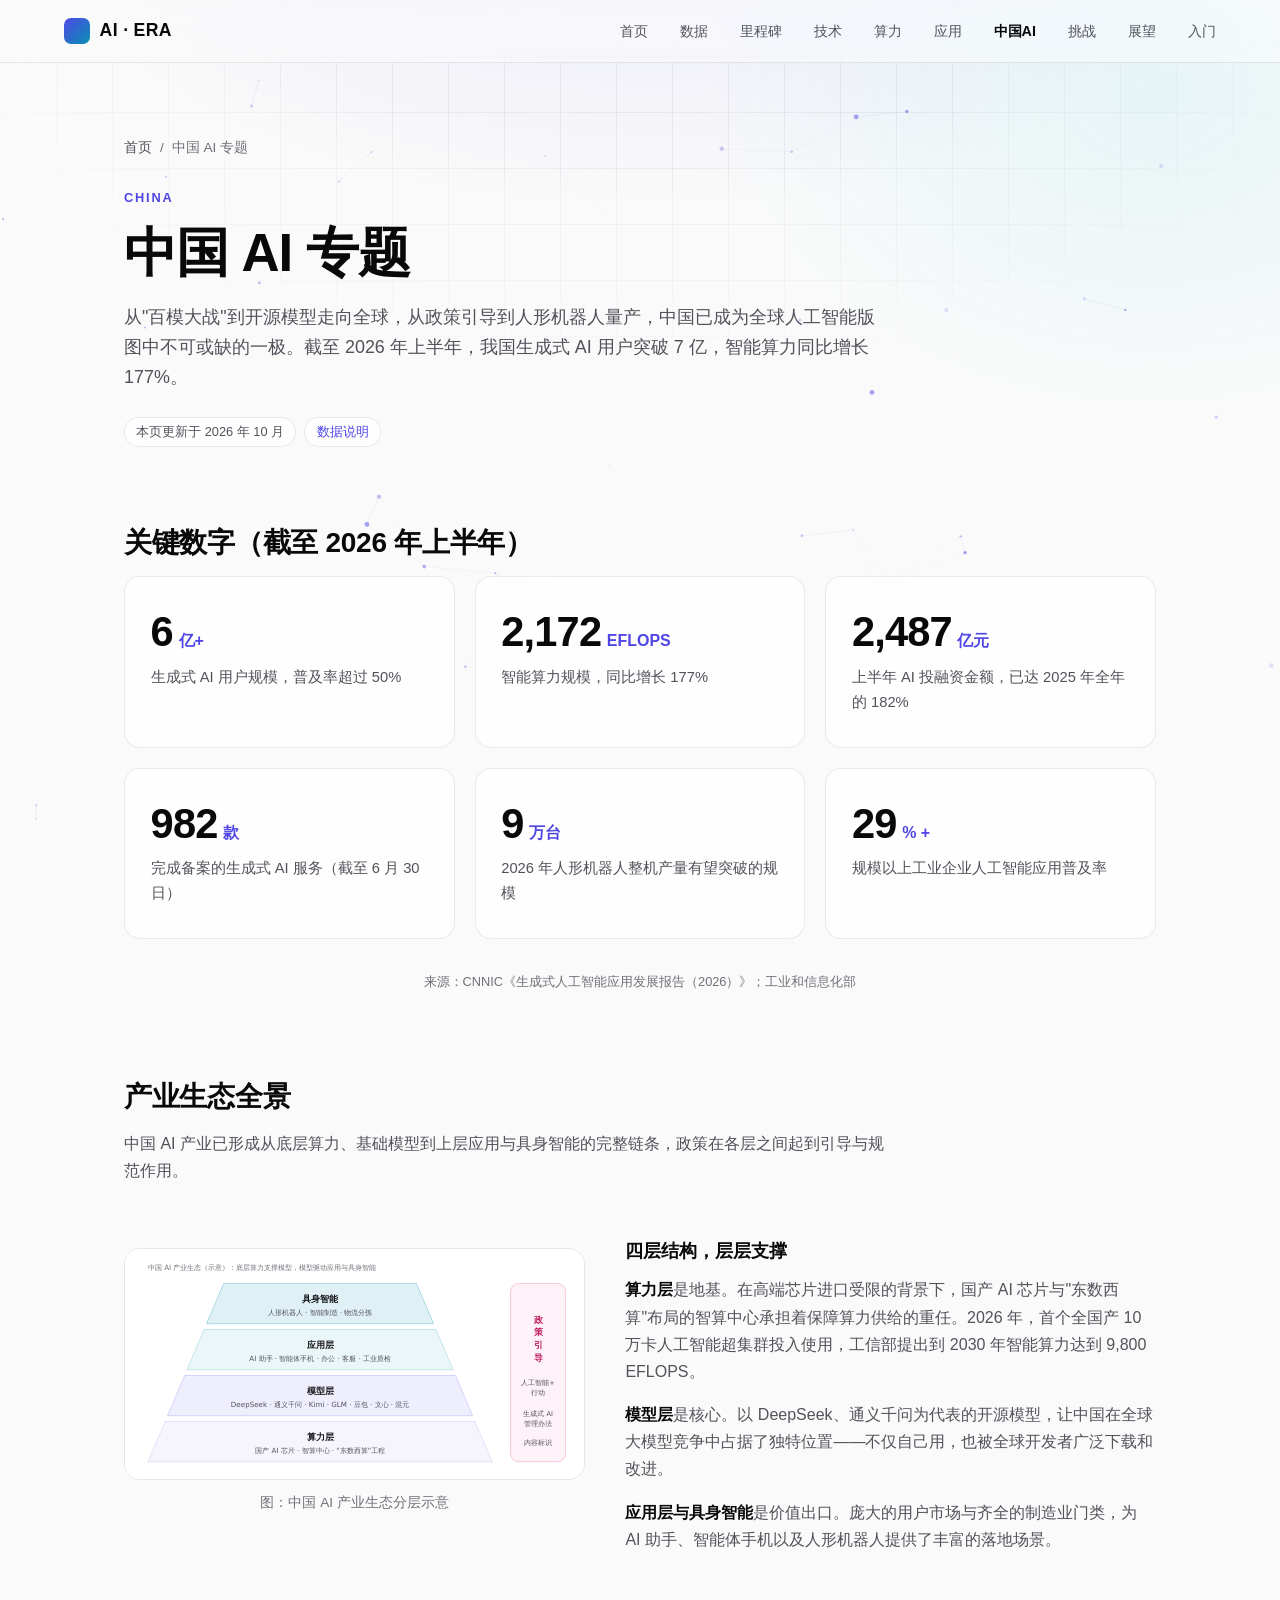
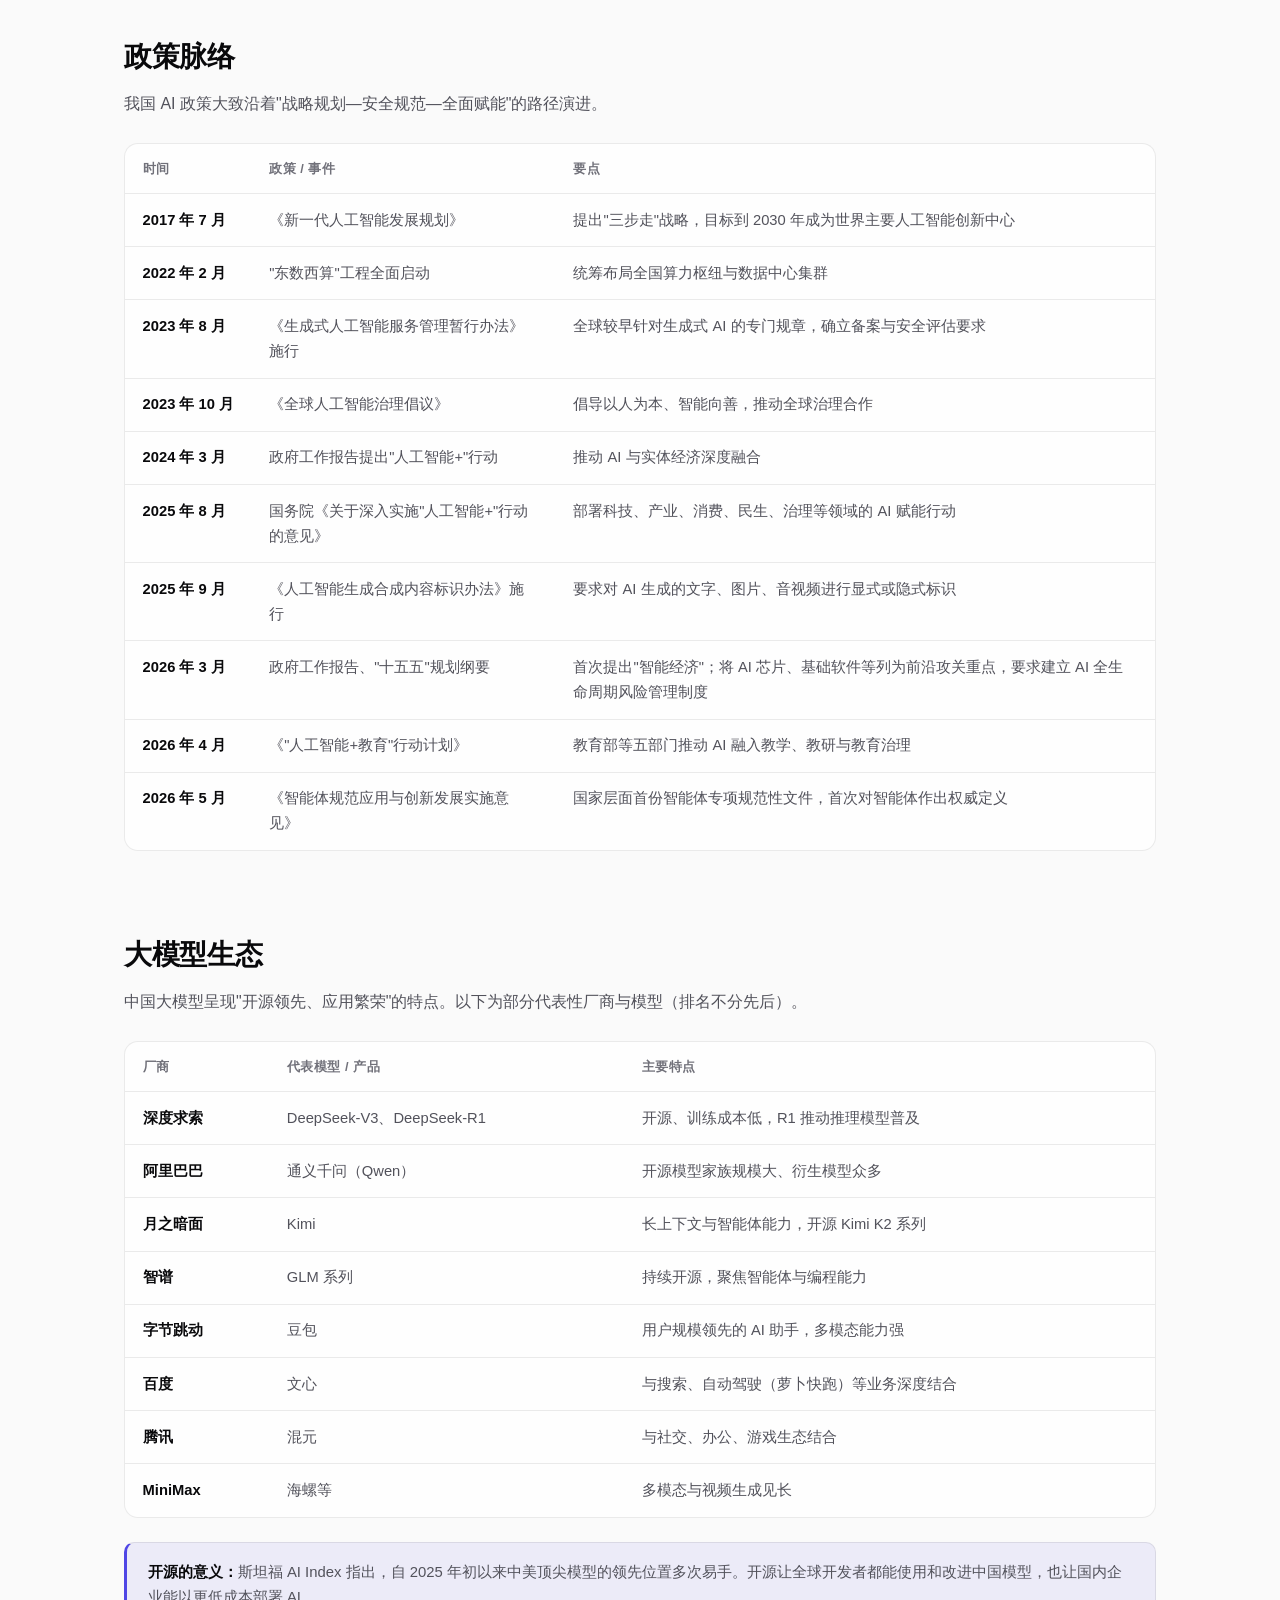
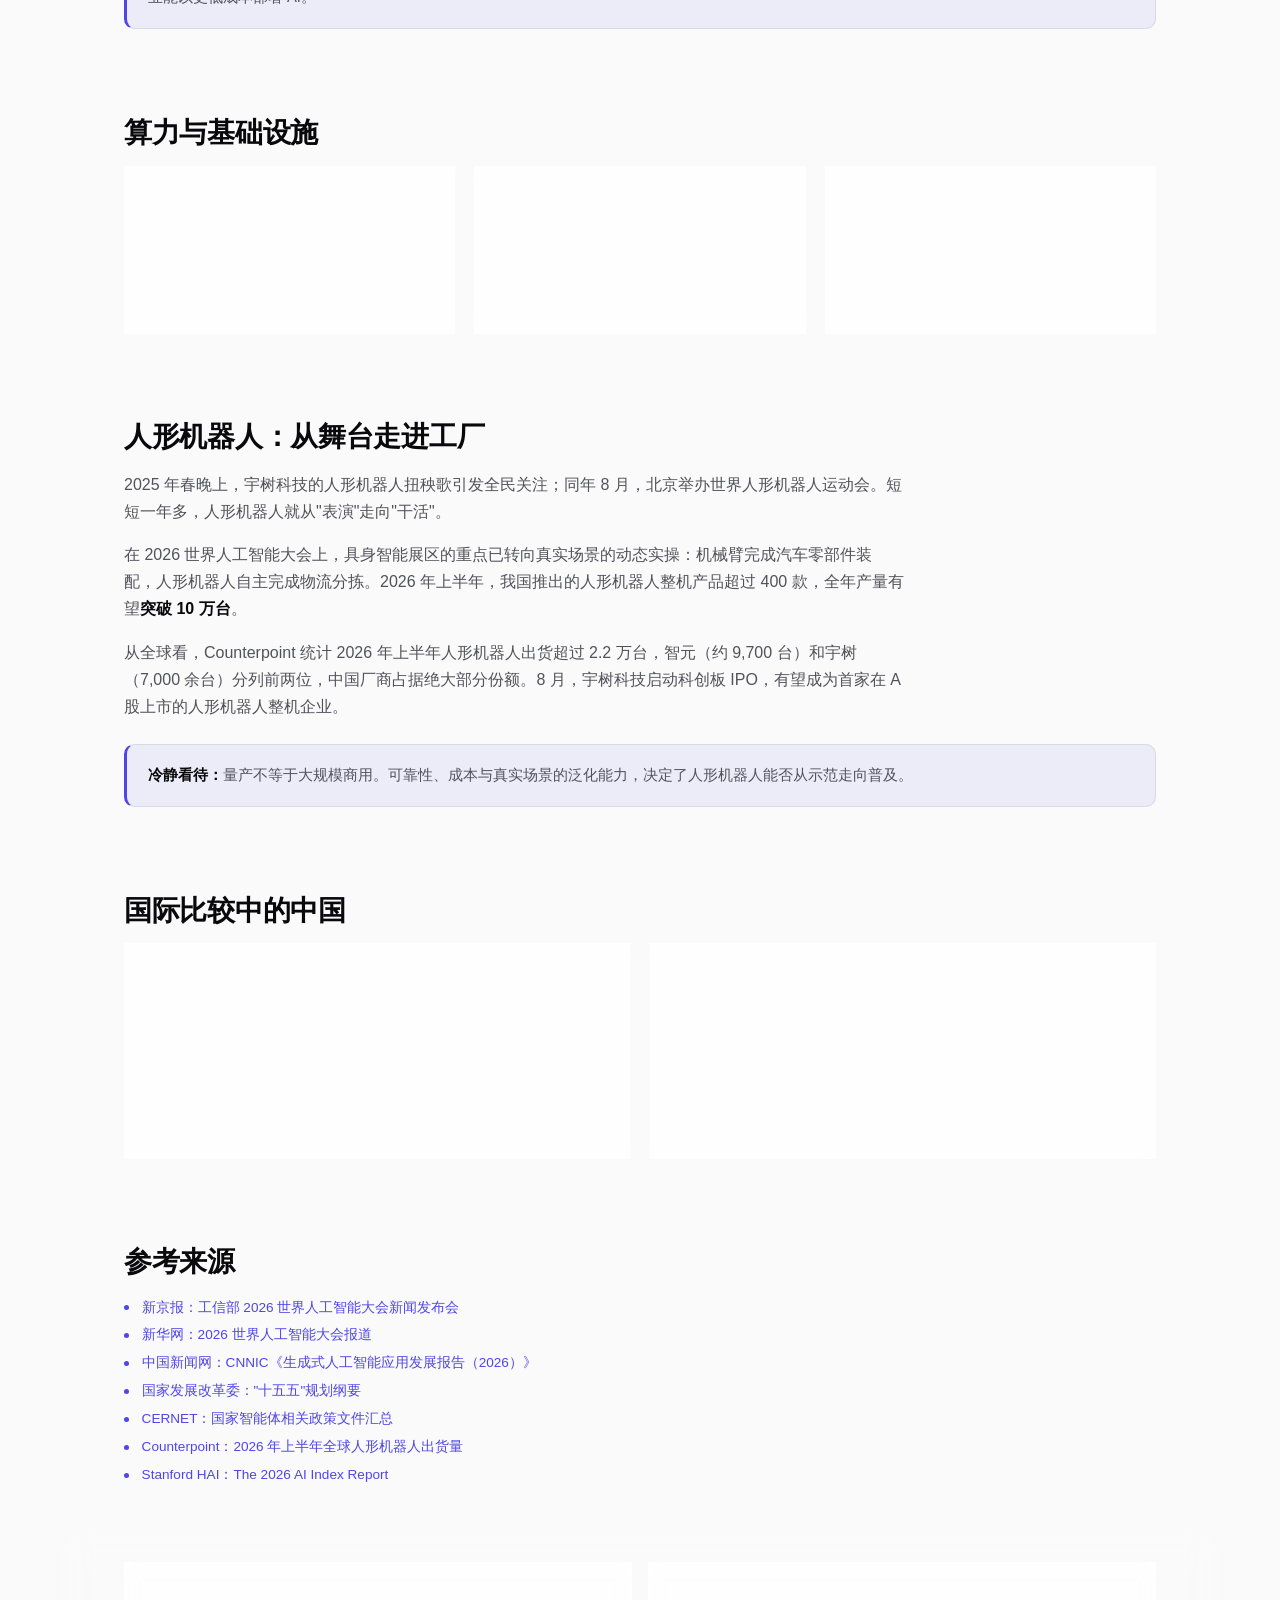
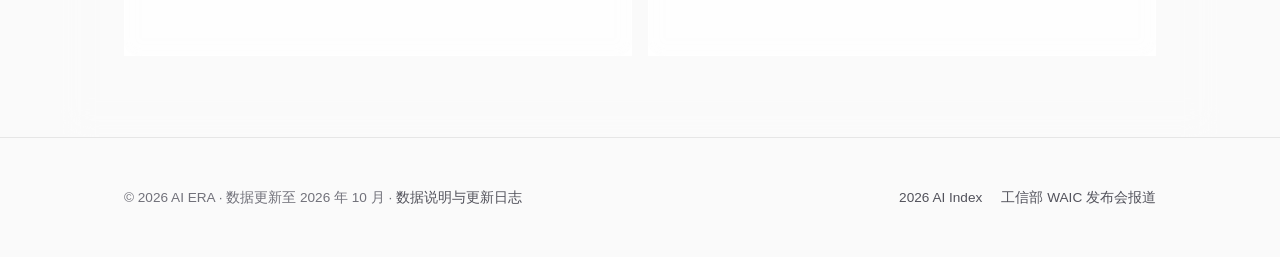
<file: pages/china.html>
<!DOCTYPE html>
<html lang="zh-CN">
<head>
    <meta charset="UTF-8">
    <meta name="viewport" content="width=device-width, initial-scale=1.0">
    <title>中国 AI 专题 · AI 时代</title>
    <meta name="description" content="中国人工智能发展全景：政策脉络、大模型生态、算力基础设施、人形机器人产业与国际比较。">
    <link rel="icon" href="data:image/svg+xml,%3Csvg xmlns='http://www.w3.org/2000/svg' viewBox='0 0 32 32'%3E%3Crect width='32' height='32' rx='8' fill='%23818cf8'/%3E%3C/svg%3E">
    <!-- 支持 JS 时回到首页外壳中嵌套展示；不支持 JS 时直接阅读本页 -->
    <script>if (location.protocol !== 'file:') location.replace('../#/china');</script>
    <link rel="stylesheet" href="../style.css">
</head>
<body>
    <div class="bg-decor" aria-hidden="true"></div>
    <nav>
        <a class="logo" href="../index.html"><span class="logo-mark" aria-hidden="true"></span>AI · ERA</a>
        <a class="back-link" href="../index.html">← 返回首页</a>
    </nav>

    <main>
        <article class="page">
            <header class="container page-hero">
                <div class="breadcrumb"><a href="../index.html">首页</a><span aria-hidden="true">/</span><span>中国 AI 专题</span></div>
                <span class="eyebrow">China</span>
                <h1>中国 AI 专题</h1>
                <p class="lead">从"百模大战"到开源模型走向全球，从政策引导到人形机器人量产，中国已成为全球人工智能版图中不可或缺的一极。截至 2026 年上半年，我国生成式 AI 用户突破 7 亿，智能算力同比增长 177%。</p>
                <div class="page-meta"><span class="tag">本页更新于 2026 年 10 月</span><a class="tag" href="about.html">数据说明</a></div>
            </header>

            <section class="page-section">
                <div class="container">
                    <h2>关键数字（截至 2026 年上半年）</h2>
                    <div class="grid-3">
                        <div class="card stat-card reveal">
                            <div class="stat-number"><span class="stat-value" data-target="7">7</span><span class="stat-unit">亿+</span></div>
                            <div class="stat-label">生成式 AI 用户规模，普及率超过 50%</div>
                        </div>
                        <div class="card stat-card reveal">
                            <div class="stat-number"><span class="stat-value" data-target="2185">2,185</span><span class="stat-unit">EFLOPS</span></div>
                            <div class="stat-label">智能算力规模，同比增长 177%</div>
                        </div>
                        <div class="card stat-card reveal">
                            <div class="stat-number"><span class="stat-value" data-target="2501">2,501</span><span class="stat-unit">亿元</span></div>
                            <div class="stat-label">上半年 AI 投融资金额，已达 2025 年全年的 182%</div>
                        </div>
                        <div class="card stat-card reveal">
                            <div class="stat-number"><span class="stat-value" data-target="988">988</span><span class="stat-unit">款</span></div>
                            <div class="stat-label">完成备案的生成式 AI 服务（截至 6 月 30 日）</div>
                        </div>
                        <div class="card stat-card reveal">
                            <div class="stat-number"><span class="stat-value" data-target="10">10</span><span class="stat-unit">万台</span></div>
                            <div class="stat-label">2026 年人形机器人整机产量有望突破的规模</div>
                        </div>
                        <div class="card stat-card reveal">
                            <div class="stat-number"><span class="stat-value" data-target="30">30</span><span class="stat-unit">% +</span></div>
                            <div class="stat-label">规模以上工业企业人工智能应用普及率</div>
                        </div>
                    </div>
                    <p class="stats-source">来源：CNNIC《生成式人工智能应用发展报告（2026）》；工业和信息化部</p>
                </div>
            </section>

            <section class="page-section">
                <div class="container">
                    <h2>产业生态全景</h2>
                    <p class="section-desc">中国 AI 产业已形成从底层算力、基础模型到上层应用与具身智能的完整链条，政策在各层之间起到引导与规范作用。</p>
                    <div class="media-row reverse">
                        <div class="prose reveal">
                            <h3>四层结构，层层支撑</h3>
                            <p><strong>算力层</strong>是地基。在高端芯片进口受限的背景下，国产 AI 芯片与"东数西算"布局的智算中心承担着保障算力供给的重任。2026 年，首个全国产 10 万卡人工智能超集群投入使用，工信部提出到 2030 年智能算力达到 9,800 EFLOPS。</p>
                            <p><strong>模型层</strong>是核心。以 DeepSeek、通义千问为代表的开源模型，让中国在全球大模型竞争中占据了独特位置——不仅自己用，也被全球开发者广泛下载和改进。</p>
                            <p><strong>应用层与具身智能</strong>是价值出口。庞大的用户市场与齐全的制造业门类，为 AI 助手、智能体手机以及人形机器人提供了丰富的落地场景。</p>
                        </div>
                        <figure class="figure reveal">
                            <img src="../images/china-ecosystem.svg" alt="中国人工智能产业生态分层图：算力、模型、应用与具身智能，由政策贯穿引导" width="800" height="400" loading="lazy">
                            <figcaption>图：中国 AI 产业生态分层示意</figcaption>
                        </figure>
                    </div>
                </div>
            </section>

            <section class="page-section">
                <div class="container">
                    <h2>政策脉络</h2>
                    <p class="section-desc">我国 AI 政策大致沿着"战略规划—安全规范—全面赋能"的路径演进。</p>
                    <div class="table-wrap reveal">
                        <table class="data-table">
                            <thead>
                                <tr><th>时间</th><th>政策 / 事件</th><th>要点</th></tr>
                            </thead>
                            <tbody>
                                <tr><td>2017 年 7 月</td><td>《新一代人工智能发展规划》</td><td>提出"三步走"战略，目标到 2030 年成为世界主要人工智能创新中心</td></tr>
                                <tr><td>2022 年 2 月</td><td>"东数西算"工程全面启动</td><td>统筹布局全国算力枢纽与数据中心集群</td></tr>
                                <tr><td>2023 年 8 月</td><td>《生成式人工智能服务管理暂行办法》施行</td><td>全球较早针对生成式 AI 的专门规章，确立备案与安全评估要求</td></tr>
                                <tr><td>2023 年 10 月</td><td>《全球人工智能治理倡议》</td><td>倡导以人为本、智能向善，推动全球治理合作</td></tr>
                                <tr><td>2024 年 3 月</td><td>政府工作报告提出"人工智能+"行动</td><td>推动 AI 与实体经济深度融合</td></tr>
                                <tr><td>2025 年 8 月</td><td>国务院《关于深入实施"人工智能+"行动的意见》</td><td>部署科技、产业、消费、民生、治理等领域的 AI 赋能行动</td></tr>
                                <tr><td>2025 年 9 月</td><td>《人工智能生成合成内容标识办法》施行</td><td>要求对 AI 生成的文字、图片、音视频进行显式或隐式标识</td></tr>
                                <tr><td>2026 年 3 月</td><td>政府工作报告、"十五五"规划纲要</td><td>首次提出"智能经济"；将 AI 芯片、基础软件等列为前沿攻关重点，要求建立 AI 全生命周期风险管理制度</td></tr>
                                <tr><td>2026 年 4 月</td><td>《"人工智能+教育"行动计划》</td><td>教育部等五部门推动 AI 融入教学、教研与教育治理</td></tr>
                                <tr><td>2026 年 5 月</td><td>《智能体规范应用与创新发展实施意见》</td><td>国家层面首份智能体专项规范性文件，首次对智能体作出权威定义</td></tr>
                            </tbody>
                        </table>
                    </div>
                </div>
            </section>

            <section class="page-section">
                <div class="container">
                    <h2>大模型生态</h2>
                    <p class="section-desc">中国大模型呈现"开源领先、应用繁荣"的特点。以下为部分代表性厂商与模型（排名不分先后）。</p>
                    <div class="table-wrap reveal">
                        <table class="data-table">
                            <thead>
                                <tr><th>厂商</th><th>代表模型 / 产品</th><th>主要特点</th></tr>
                            </thead>
                            <tbody>
                                <tr><td>深度求索</td><td>DeepSeek-V3、DeepSeek-R1</td><td>开源、训练成本低，R1 推动推理模型普及</td></tr>
                                <tr><td>阿里巴巴</td><td>通义千问（Qwen）</td><td>开源模型家族规模大、衍生模型众多</td></tr>
                                <tr><td>月之暗面</td><td>Kimi</td><td>长上下文与智能体能力，开源 Kimi K2 系列</td></tr>
                                <tr><td>智谱</td><td>GLM 系列</td><td>持续开源，聚焦智能体与编程能力</td></tr>
                                <tr><td>字节跳动</td><td>豆包</td><td>用户规模领先的 AI 助手，多模态能力强</td></tr>
                                <tr><td>百度</td><td>文心</td><td>与搜索、自动驾驶（萝卜快跑）等业务深度结合</td></tr>
                                <tr><td>腾讯</td><td>混元</td><td>与社交、办公、游戏生态结合</td></tr>
                                <tr><td>MiniMax</td><td>海螺等</td><td>多模态与视频生成见长</td></tr>
                            </tbody>
                        </table>
                    </div>
                    <div class="callout"><strong>开源的意义：</strong>斯坦福 AI Index 指出，自 2025 年初以来中美顶尖模型的领先位置多次易手。开源让全球开发者都能使用和改进中国模型，也让国内企业能以更低成本部署 AI。</div>
                </div>
            </section>

            <section class="page-section">
                <div class="container">
                    <h2>算力与基础设施</h2>
                    <div class="grid-3">
                        <div class="card info-card reveal">
                            <h3>国产 AI 芯片</h3>
                            <p>以华为昇腾等为代表的国产加速芯片加快迭代，配套软件生态逐步完善，是保障算力自主可控的关键。</p>
                        </div>
                        <div class="card info-card reveal">
                            <h3>智算中心</h3>
                            <p>依托"东数西算"布局，各地建设智能计算中心，推动算力像水电一样按需调度。</p>
                        </div>
                        <div class="card info-card reveal">
                            <h3>开源社区</h3>
                            <p>国内开源平台与模型社区快速成长，为模型分发、协作开发和人才培养提供土壤。</p>
                        </div>
                    </div>
                </div>
            </section>

            <section class="page-section">
                <div class="container">
                    <h2>人形机器人：从舞台走进工厂</h2>
                    <div class="prose">
                        <p>2025 年春晚上，宇树科技的人形机器人扭秧歌引发全民关注；同年 8 月，北京举办世界人形机器人运动会。短短一年多，人形机器人就从"表演"走向"干活"。</p>
                        <p>在 2026 世界人工智能大会上，具身智能展区的重点已转向真实场景的动态实操：机械臂完成汽车零部件装配，人形机器人自主完成物流分拣。2026 年上半年，我国推出的人形机器人整机产品超过 400 款，全年产量有望<strong>突破 10 万台</strong>。</p>
                        <p>从全球看，Counterpoint 统计 2026 年上半年人形机器人出货超过 2.2 万台，智元（约 9,700 台）和宇树（7,000 余台）分列前两位，中国厂商占据绝大部分份额。8 月，宇树科技启动科创板 IPO，有望成为首家在 A 股上市的人形机器人整机企业。</p>
                    </div>
                    <div class="callout"><strong>冷静看待：</strong>量产不等于大规模商用。可靠性、成本与真实场景的泛化能力，决定了人形机器人能否从示范走向普及。</div>
                </div>
            </section>

            <section class="page-section">
                <div class="container">
                    <h2>国际比较中的中国</h2>
                    <div class="grid-2">
                        <div class="card info-card reveal">
                            <h3>优势</h3>
                            <ul class="dot-list">
                                <li>AI 论文发表量、引用量与专利总量全球领先</li>
                                <li>开源模型具有全球影响力</li>
                                <li>制造业门类齐全，具身智能落地场景丰富</li>
                                <li>庞大的用户市场与应用创新活跃</li>
                            </ul>
                        </div>
                        <div class="card info-card reveal">
                            <h3>短板</h3>
                            <ul class="dot-list">
                                <li>高端 AI 芯片与先进制程受限</li>
                                <li>高影响力专利与顶级模型数量仍少于美国</li>
                                <li>以市场化私募投资衡量的资本规模差距明显</li>
                            </ul>
                        </div>
                    </div>
                </div>
            </section>

            <section class="page-section">
                <div class="container">
                    <h2>参考来源</h2>
                    <ul class="source-list dot-list">
                        <li><a href="https://www.bjnews.com.cn/detail/1783412916129538.html" target="_blank" rel="noopener">新京报：工信部 2026 世界人工智能大会新闻发布会</a></li>
                        <li><a href="https://www.news.cn/tech/20260707/1e0c79e82bb94a97a1488ebe3984834d/c.html" target="_blank" rel="noopener">新华网：2026 世界人工智能大会报道</a></li>
                        <li><a href="https://www.chinanews.com.cn/cj/2026/09-29/10705475.shtml" target="_blank" rel="noopener">中国新闻网：CNNIC《生成式人工智能应用发展报告（2026）》</a></li>
                        <li><a href="https://www.ndrc.gov.cn/fggz/fzzlgh/gjfzgh/202603/U020260317369114704096.pdf" target="_blank" rel="noopener">国家发展改革委："十五五"规划纲要</a></li>
                        <li><a href="https://www.cernet.edu.cn/xxh/focus/zc/202605/t20260528_2738385.shtml" target="_blank" rel="noopener">CERNET：国家智能体相关政策文件汇总</a></li>
                        <li><a href="https://counterpointresearch.com/en/insights/global-humanoid-robot-shipments-soar-nearly-300-percent-yoy-in-h1-2026" target="_blank" rel="noopener">Counterpoint：2026 年上半年全球人形机器人出货量</a></li>
                        <li><a href="https://hai.stanford.edu/ai-index/2026-ai-index-report" target="_blank" rel="noopener">Stanford HAI：The 2026 AI Index Report</a></li>
                    </ul>
                </div>
            </section>

            <nav class="container page-pager" aria-label="专题翻页">
                <a class="card pager-link prev" href="industries.html"><small>← 上一篇</small><strong>行业应用</strong></a>
                <a class="card pager-link next" href="challenges.html"><small>下一篇 →</small><strong>挑战与治理</strong></a>
            </nav>
        </article>
    </main>
</body>
</html>
</file>
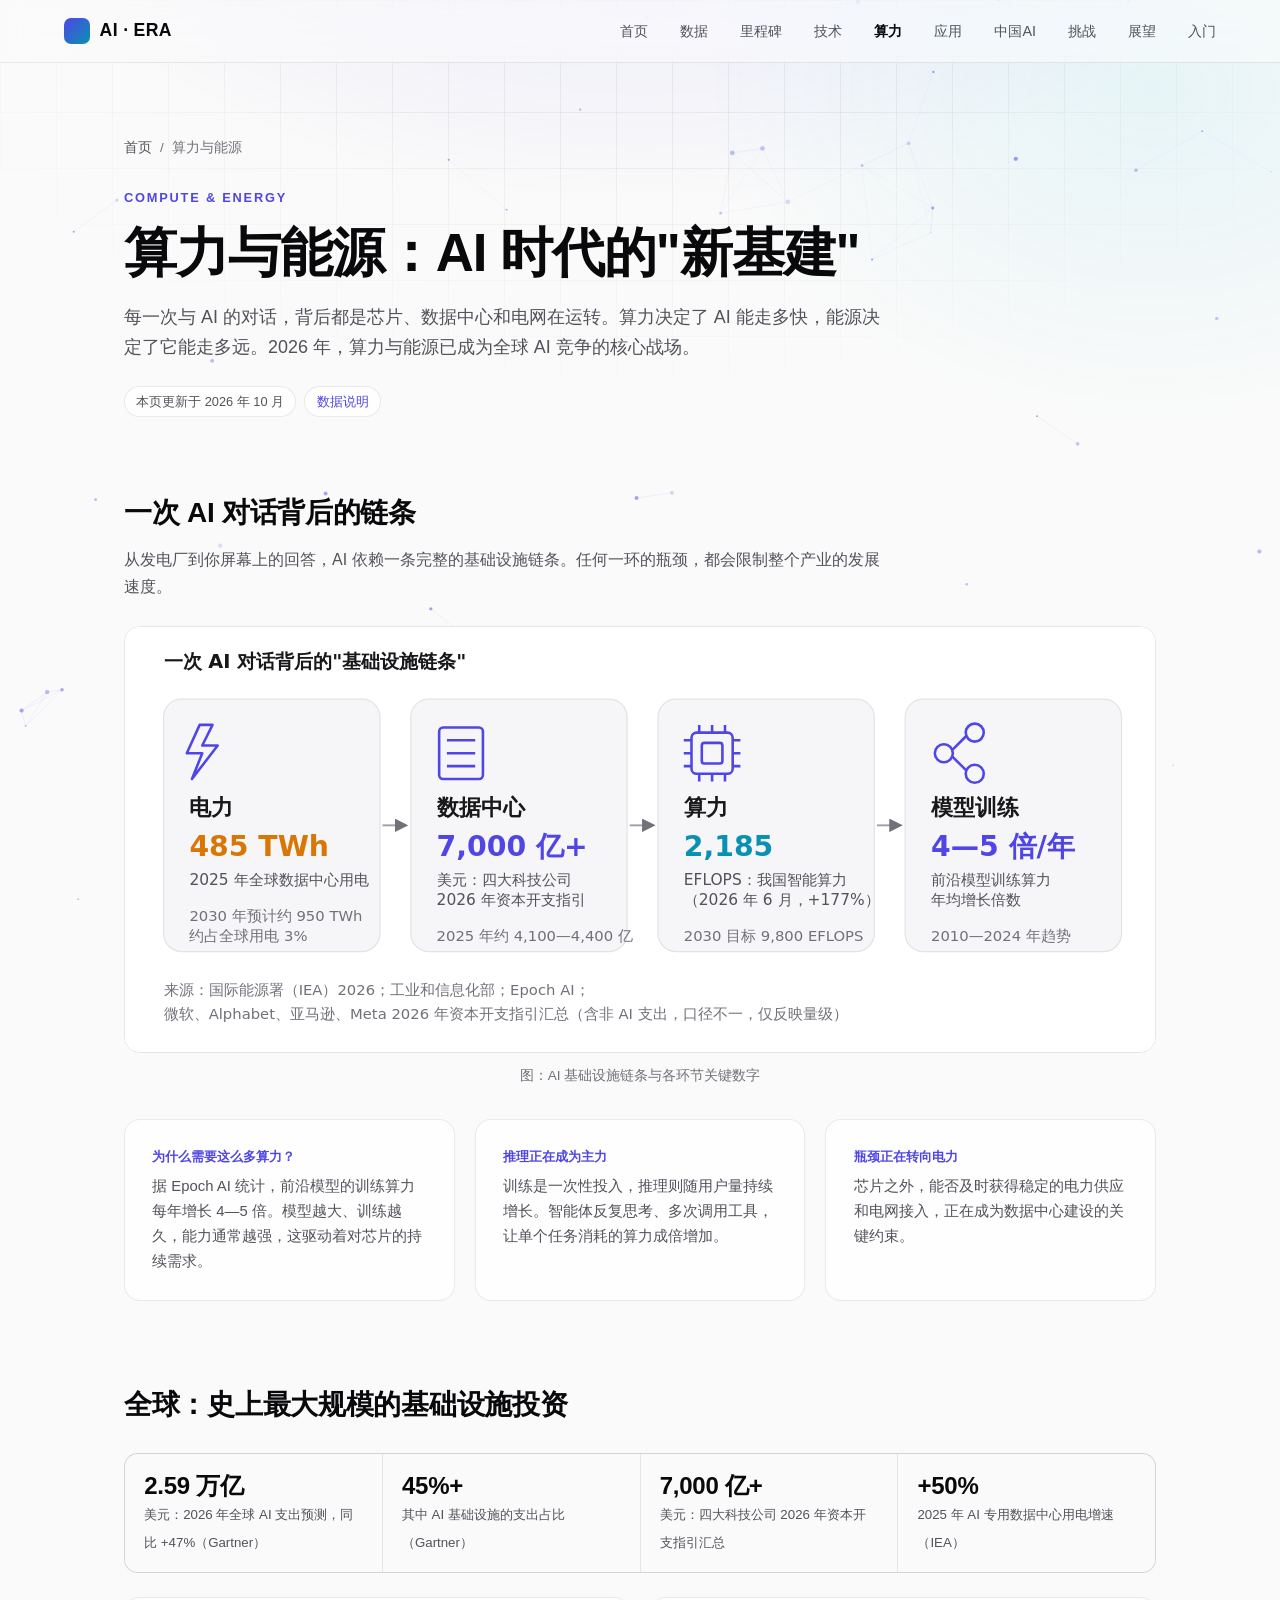
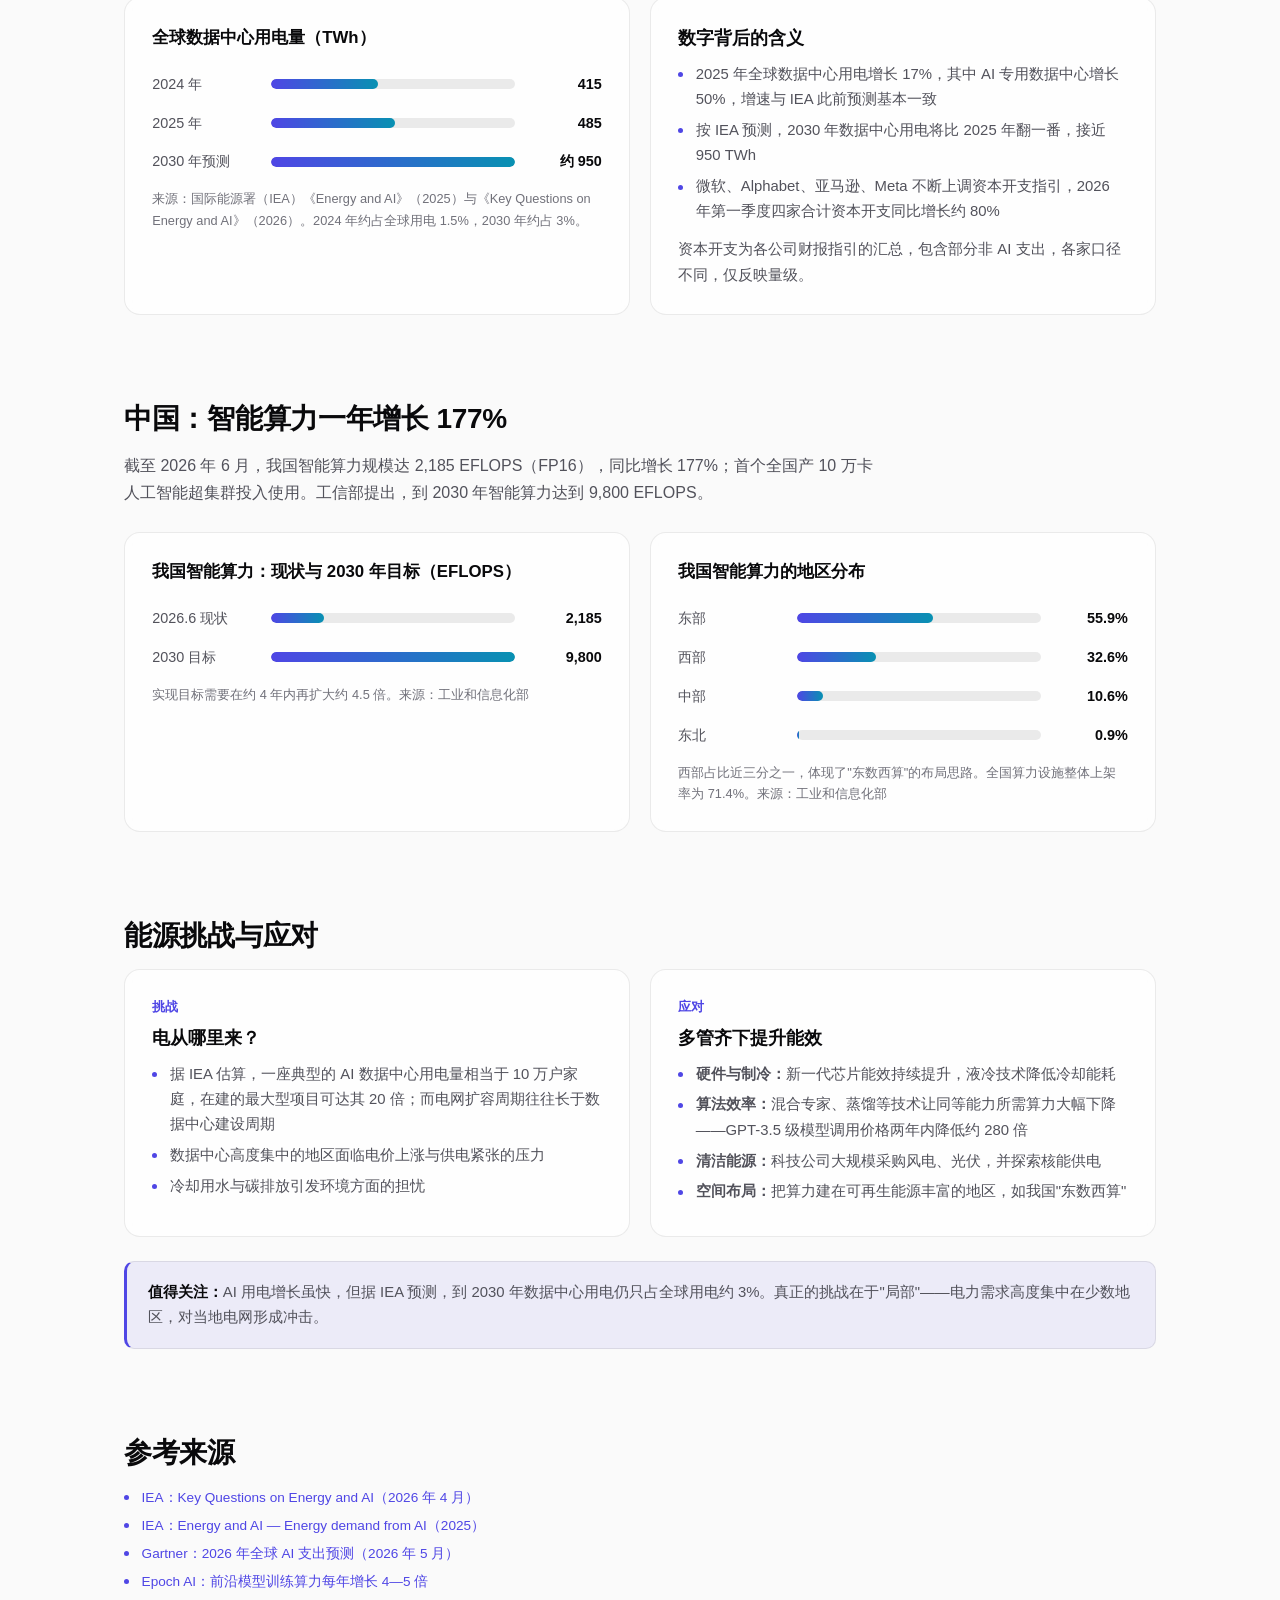
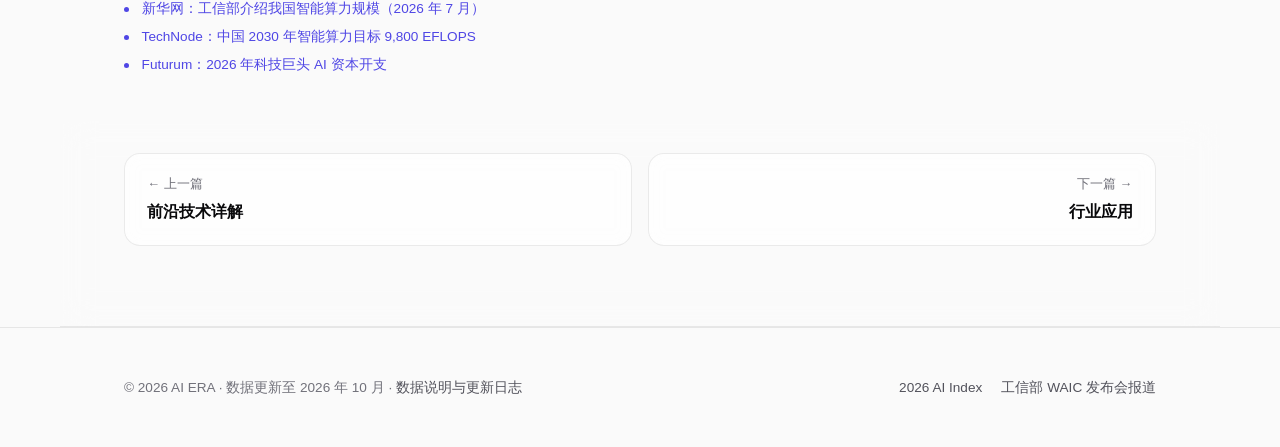
<file: pages/compute.html>
<!DOCTYPE html>
<html lang="zh-CN">
<head>
    <meta charset="UTF-8">
    <meta name="viewport" content="width=device-width, initial-scale=1.0">
    <title>算力与能源 · AI 时代</title>
    <meta name="description" content="AI 时代的新基建：全球 AI 支出与数据中心投资、数据中心用电趋势、中国智能算力规模与 2030 年目标，以及能源挑战与应对。">
    <link rel="icon" href="data:image/svg+xml,%3Csvg xmlns='http://www.w3.org/2000/svg' viewBox='0 0 32 32'%3E%3Crect width='32' height='32' rx='8' fill='%23818cf8'/%3E%3C/svg%3E">
    <!-- 支持 JS 时回到首页外壳中嵌套展示；不支持 JS 时直接阅读本页 -->
    <script>if (location.protocol !== 'file:') location.replace('../#/compute');</script>
    <link rel="stylesheet" href="../style.css">
</head>
<body>
    <div class="bg-decor" aria-hidden="true"></div>
    <nav>
        <a class="logo" href="../index.html"><span class="logo-mark" aria-hidden="true"></span>AI · ERA</a>
        <a class="back-link" href="../index.html">← 返回首页</a>
    </nav>

    <main>
        <article class="page">
            <header class="container page-hero">
                <div class="breadcrumb"><a href="../index.html">首页</a><span aria-hidden="true">/</span><span>算力与能源</span></div>
                <span class="eyebrow">Compute &amp; Energy</span>
                <h1>算力与能源：AI 时代的"新基建"</h1>
                <p class="lead">每一次与 AI 的对话，背后都是芯片、数据中心和电网在运转。算力决定了 AI 能走多快，能源决定了它能走多远。2026 年，算力与能源已成为全球 AI 竞争的核心战场。</p>
                <div class="page-meta"><span class="tag">本页更新于 2026 年 10 月</span><a class="tag" href="about.html">数据说明</a></div>
            </header>

            <section class="page-section">
                <div class="container">
                    <h2>一次 AI 对话背后的链条</h2>
                    <p class="section-desc">从发电厂到你屏幕上的回答，AI 依赖一条完整的基础设施链条。任何一环的瓶颈，都会限制整个产业的发展速度。</p>
                    <figure class="figure figure-wide reveal">
                        <img src="../images/compute-chain.svg" alt="AI 基础设施链条：电力、数据中心、AI 芯片与模型训练，以及各环节的关键数字" width="800" height="330" loading="lazy">
                        <figcaption>图：AI 基础设施链条与各环节关键数字</figcaption>
                    </figure>
                    <div class="grid-3">
                        <div class="card info-card reveal">
                            <span class="card-kicker">为什么需要这么多算力？</span>
                            <p>据 Epoch AI 统计，前沿模型的训练算力每年增长 4—5 倍。模型越大、训练越久，能力通常越强，这驱动着对芯片的持续需求。</p>
                        </div>
                        <div class="card info-card reveal">
                            <span class="card-kicker">推理正在成为主力</span>
                            <p>训练是一次性投入，推理则随用户量持续增长。智能体反复思考、多次调用工具，让单个任务消耗的算力成倍增加。</p>
                        </div>
                        <div class="card info-card reveal">
                            <span class="card-kicker">瓶颈正在转向电力</span>
                            <p>芯片之外，能否及时获得稳定的电力供应和电网接入，正在成为数据中心建设的关键约束。</p>
                        </div>
                    </div>
                </div>
            </section>

            <section class="page-section">
                <div class="container">
                    <h2>全球：史上最大规模的基础设施投资</h2>
                    <div class="kpi-strip reveal">
                        <div class="kpi"><strong>2.59 万亿</strong><span>美元：2026 年全球 AI 支出预测，同比 +47%（Gartner）</span></div>
                        <div class="kpi"><strong>45%+</strong><span>其中 AI 基础设施的支出占比（Gartner）</span></div>
                        <div class="kpi"><strong>7,000 亿+</strong><span>美元：四大科技公司 2026 年资本开支指引汇总</span></div>
                        <div class="kpi"><strong>+50%</strong><span>2025 年 AI 专用数据中心用电增速（IEA）</span></div>
                    </div>
                    <div class="grid-2">
                        <div class="card bar-chart reveal">
                            <h3>全球数据中心用电量（TWh）</h3>
                            <div class="bar-row"><span class="bar-label">2024 年</span><div class="bar-track"><div class="bar-fill" style="--value: 44%"></div></div><span class="bar-value">415</span></div>
                            <div class="bar-row"><span class="bar-label">2025 年</span><div class="bar-track"><div class="bar-fill" style="--value: 51%"></div></div><span class="bar-value">485</span></div>
                            <div class="bar-row"><span class="bar-label">2030 年预测</span><div class="bar-track"><div class="bar-fill" style="--value: 100%"></div></div><span class="bar-value">约 950</span></div>
                            <p class="chart-note">来源：国际能源署（IEA）《Energy and AI》（2025）与《Key Questions on Energy and AI》（2026）。2024 年约占全球用电 1.5%，2030 年约占 3%。</p>
                        </div>
                        <div class="card info-card reveal">
                            <h3>数字背后的含义</h3>
                            <ul class="dot-list">
                                <li>2025 年全球数据中心用电增长 17%，其中 AI 专用数据中心增长 50%，增速与 IEA 此前预测基本一致</li>
                                <li>按 IEA 预测，2030 年数据中心用电将比 2025 年翻一番，接近 950 TWh</li>
                                <li>微软、Alphabet、亚马逊、Meta 不断上调资本开支指引，2026 年第一季度四家合计资本开支同比增长约 80%</li>
                            </ul>
                            <p class="chart-note" style="margin-top: 0.8rem;">资本开支为各公司财报指引的汇总，包含部分非 AI 支出，各家口径不同，仅反映量级。</p>
                        </div>
                    </div>
                </div>
            </section>

            <section class="page-section">
                <div class="container">
                    <h2>中国：智能算力一年增长 177%</h2>
                    <p class="section-desc">截至 2026 年 6 月，我国智能算力规模达 2,185 EFLOPS（FP16），同比增长 177%；首个全国产 10 万卡人工智能超集群投入使用。工信部提出，到 2030 年智能算力达到 9,800 EFLOPS。</p>
                    <div class="grid-2">
                        <div class="card bar-chart reveal">
                            <h3>我国智能算力：现状与 2030 年目标（EFLOPS）</h3>
                            <div class="bar-row"><span class="bar-label">2026.6 现状</span><div class="bar-track"><div class="bar-fill" style="--value: 22%"></div></div><span class="bar-value">2,185</span></div>
                            <div class="bar-row"><span class="bar-label">2030 目标</span><div class="bar-track"><div class="bar-fill" style="--value: 100%"></div></div><span class="bar-value">9,800</span></div>
                            <p class="chart-note">实现目标需要在约 4 年内再扩大约 4.5 倍。来源：工业和信息化部</p>
                        </div>
                        <div class="card bar-chart reveal">
                            <h3>我国智能算力的地区分布</h3>
                            <div class="bar-row"><span class="bar-label">东部</span><div class="bar-track"><div class="bar-fill" style="--value: 55.9%"></div></div><span class="bar-value">55.9%</span></div>
                            <div class="bar-row"><span class="bar-label">西部</span><div class="bar-track"><div class="bar-fill" style="--value: 32.6%"></div></div><span class="bar-value">32.6%</span></div>
                            <div class="bar-row"><span class="bar-label">中部</span><div class="bar-track"><div class="bar-fill" style="--value: 10.6%"></div></div><span class="bar-value">10.6%</span></div>
                            <div class="bar-row"><span class="bar-label">东北</span><div class="bar-track"><div class="bar-fill" style="--value: 0.9%"></div></div><span class="bar-value">0.9%</span></div>
                            <p class="chart-note">西部占比近三分之一，体现了"东数西算"的布局思路。全国算力设施整体上架率为 71.4%。来源：工业和信息化部</p>
                        </div>
                    </div>
                </div>
            </section>

            <section class="page-section">
                <div class="container">
                    <h2>能源挑战与应对</h2>
                    <div class="grid-2">
                        <div class="card info-card reveal">
                            <span class="card-kicker">挑战</span>
                            <h3>电从哪里来？</h3>
                            <ul class="dot-list">
                                <li>据 IEA 估算，一座典型的 AI 数据中心用电量相当于 10 万户家庭，在建的最大型项目可达其 20 倍；而电网扩容周期往往长于数据中心建设周期</li>
                                <li>数据中心高度集中的地区面临电价上涨与供电紧张的压力</li>
                                <li>冷却用水与碳排放引发环境方面的担忧</li>
                            </ul>
                        </div>
                        <div class="card info-card reveal">
                            <span class="card-kicker">应对</span>
                            <h3>多管齐下提升能效</h3>
                            <ul class="dot-list">
                                <li><strong>硬件与制冷：</strong>新一代芯片能效持续提升，液冷技术降低冷却能耗</li>
                                <li><strong>算法效率：</strong>混合专家、蒸馏等技术让同等能力所需算力大幅下降——GPT-3.5 级模型调用价格两年内降低约 280 倍</li>
                                <li><strong>清洁能源：</strong>科技公司大规模采购风电、光伏，并探索核能供电</li>
                                <li><strong>空间布局：</strong>把算力建在可再生能源丰富的地区，如我国"东数西算"</li>
                            </ul>
                        </div>
                    </div>
                    <div class="callout"><strong>值得关注：</strong>AI 用电增长虽快，但据 IEA 预测，到 2030 年数据中心用电仍只占全球用电约 3%。真正的挑战在于"局部"——电力需求高度集中在少数地区，对当地电网形成冲击。</div>
                </div>
            </section>

            <section class="page-section">
                <div class="container">
                    <h2>参考来源</h2>
                    <ul class="source-list dot-list">
                        <li><a href="https://www.iea.org/reports/key-questions-on-energy-and-ai/executive-summary" target="_blank" rel="noopener">IEA：Key Questions on Energy and AI（2026 年 4 月）</a></li>
                        <li><a href="https://www.iea.org/reports/energy-and-ai/energy-demand-from-ai" target="_blank" rel="noopener">IEA：Energy and AI — Energy demand from AI（2025）</a></li>
                        <li><a href="https://www.gartner.com/en/newsroom/press-releases/2026-05-19-gartner-forecasts-worldwide-ai-spending-to-grow-47-percent-in-2026" target="_blank" rel="noopener">Gartner：2026 年全球 AI 支出预测（2026 年 5 月）</a></li>
                        <li><a href="https://epoch.ai/blog/training-compute-of-frontier-ai-models-grows-by-4-5x-per-year" target="_blank" rel="noopener">Epoch AI：前沿模型训练算力每年增长 4—5 倍</a></li>
                        <li><a href="https://www.news.cn/20260720/2029268fbb4044c1b8753d4c22b89671/c.html" target="_blank" rel="noopener">新华网：工信部介绍我国智能算力规模（2026 年 7 月）</a></li>
                        <li><a href="https://technode.com/2026/09/11/china-targets-9800-eflops-of-intelligent-computing-capacity-by-2030/" target="_blank" rel="noopener">TechNode：中国 2030 年智能算力目标 9,800 EFLOPS</a></li>
                        <li><a href="https://futurumgroup.com/insights/ai-capex-2026-the-690b-infrastructure-sprint/" target="_blank" rel="noopener">Futurum：2026 年科技巨头 AI 资本开支</a></li>
                    </ul>
                </div>
            </section>

            <nav class="container page-pager" aria-label="专题翻页">
                <a class="card pager-link prev" href="technology.html"><small>← 上一篇</small><strong>前沿技术详解</strong></a>
                <a class="card pager-link next" href="industries.html"><small>下一篇 →</small><strong>行业应用</strong></a>
            </nav>
        </article>
    </main>
</body>
</html>
</file>
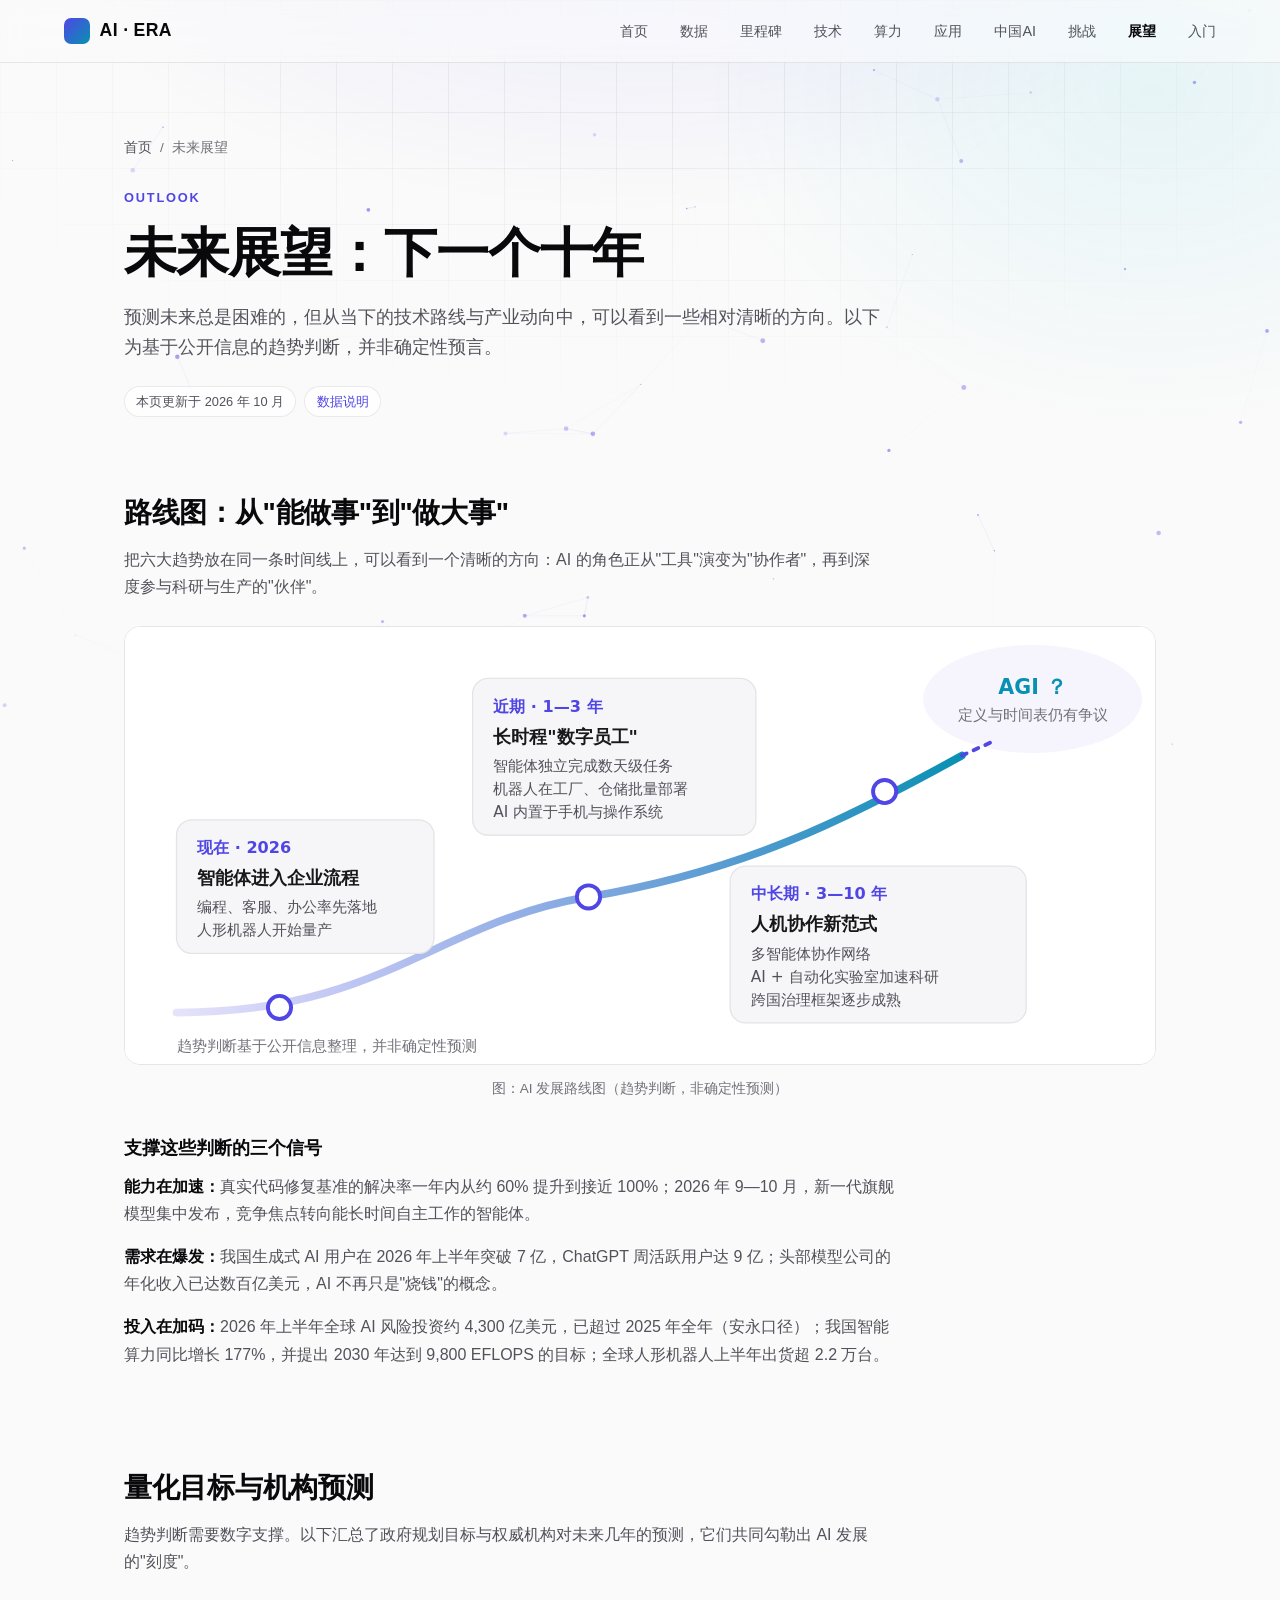
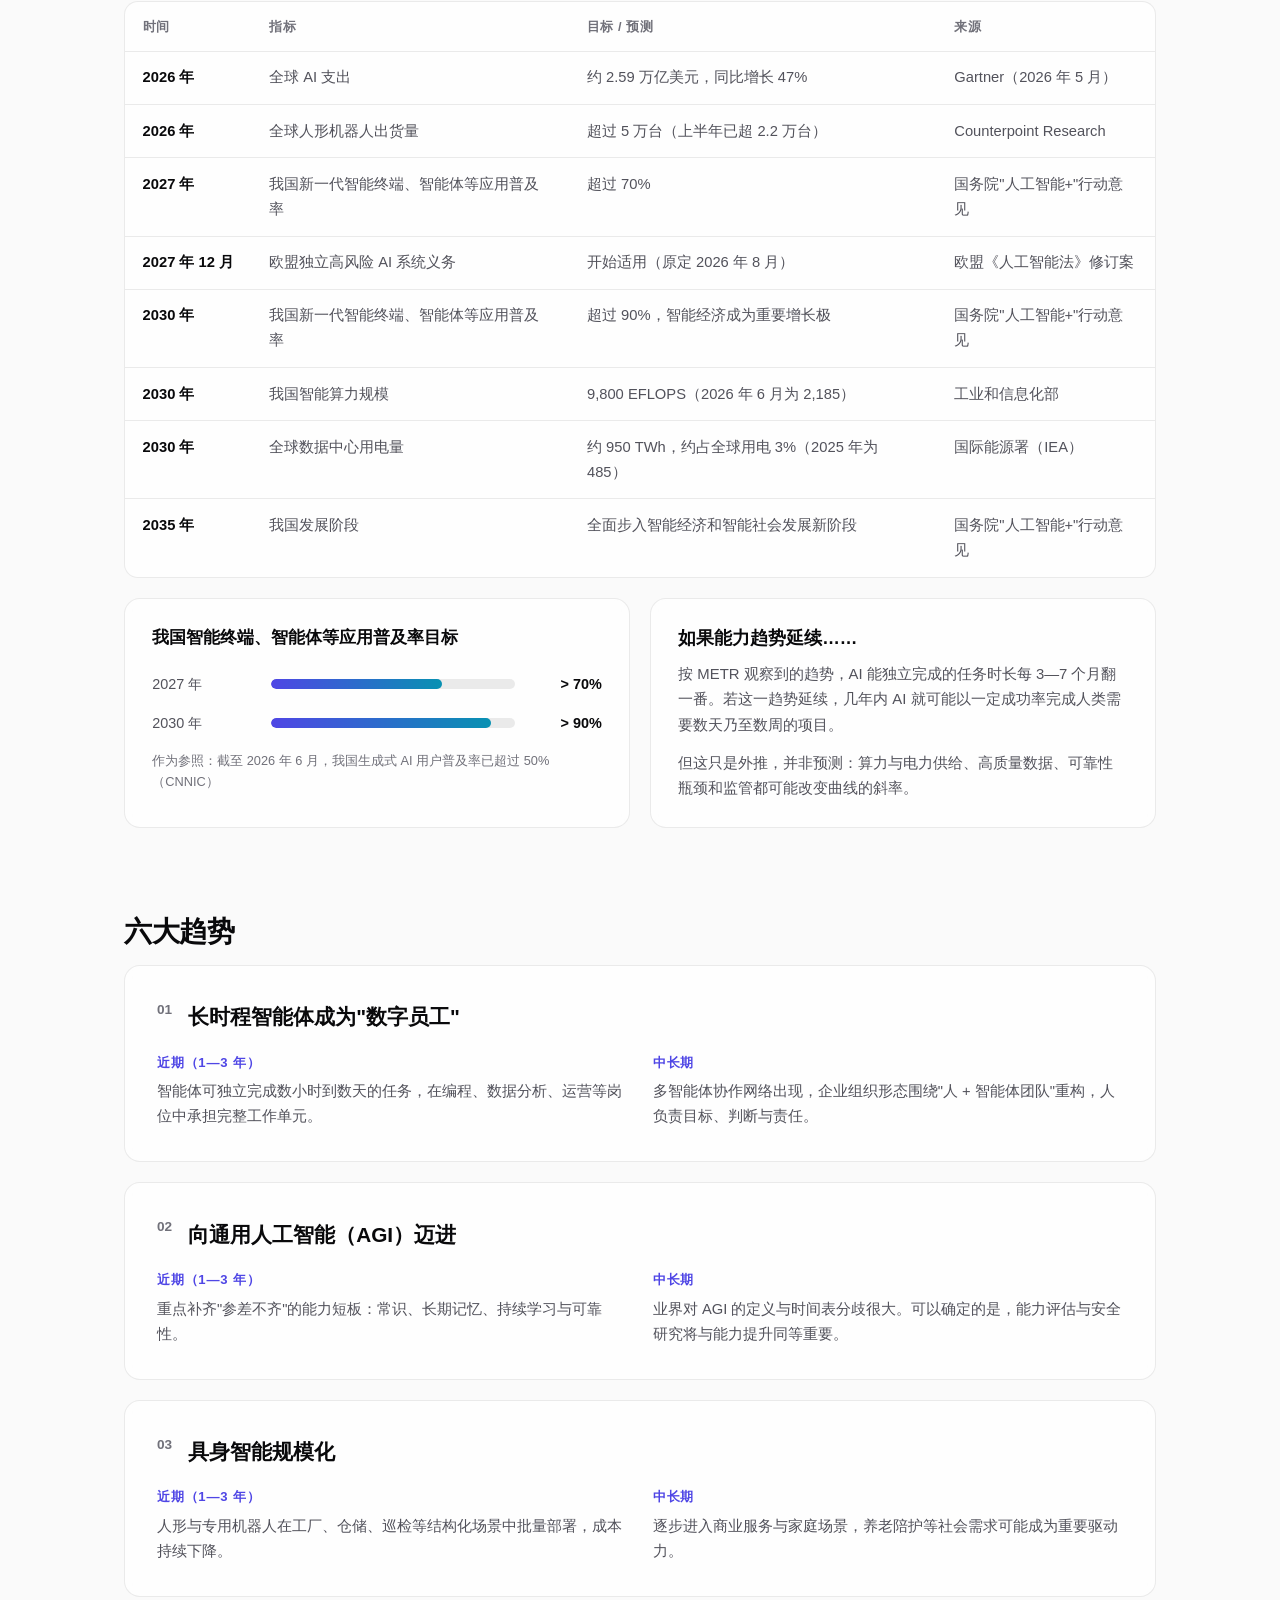
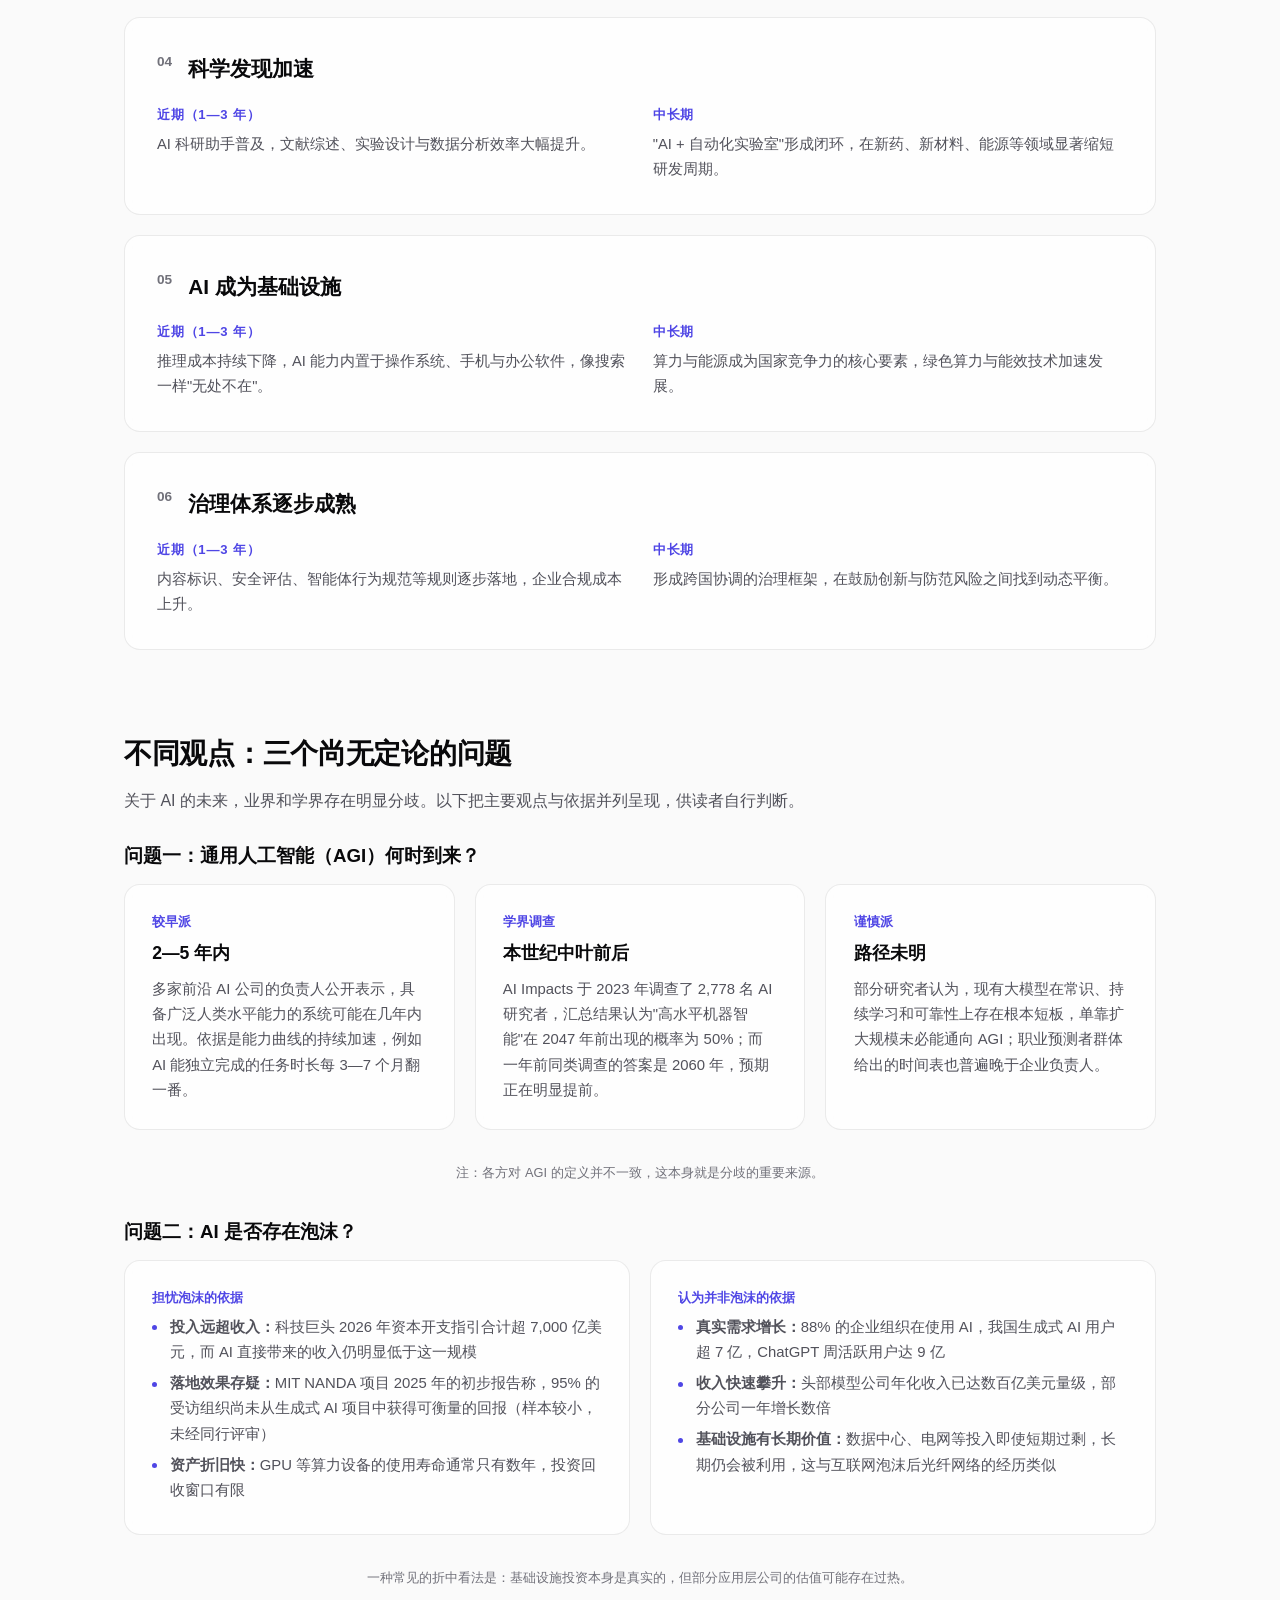
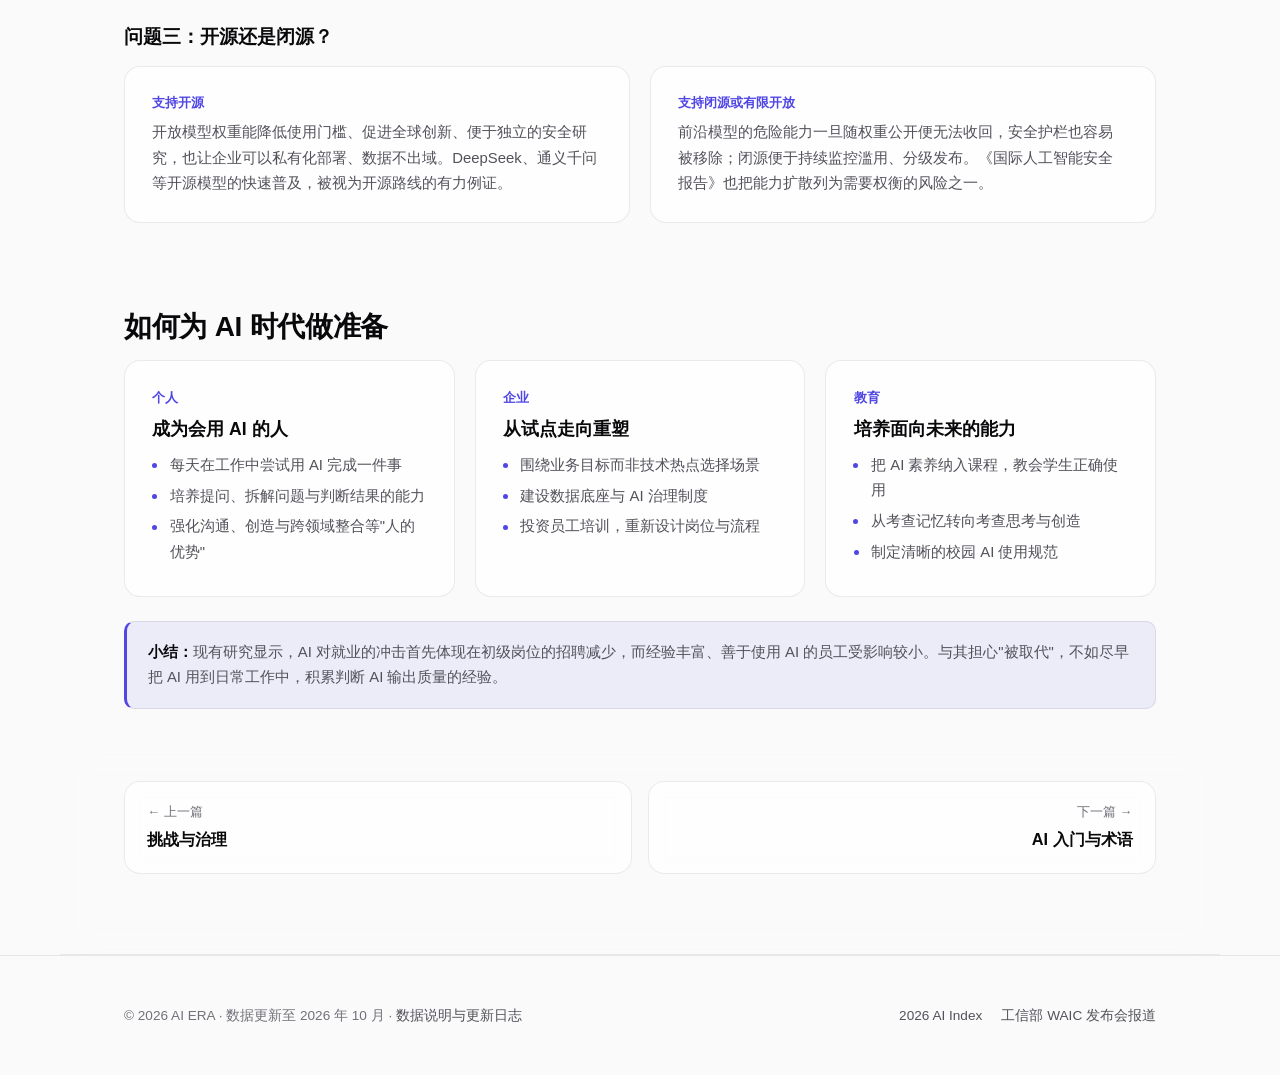
<file: pages/future.html>
<!DOCTYPE html>
<html lang="zh-CN">
<head>
    <meta charset="UTF-8">
    <meta name="viewport" content="width=device-width, initial-scale=1.0">
    <title>未来展望 · AI 时代</title>
    <meta name="description" content="人工智能未来十年的六大趋势判断，以及个人、企业与教育如何为 AI 时代做好准备。">
    <link rel="icon" href="data:image/svg+xml,%3Csvg xmlns='http://www.w3.org/2000/svg' viewBox='0 0 32 32'%3E%3Crect width='32' height='32' rx='8' fill='%23818cf8'/%3E%3C/svg%3E">
    <!-- 支持 JS 时回到首页外壳中嵌套展示；不支持 JS 时直接阅读本页 -->
    <script>if (location.protocol !== 'file:') location.replace('../#/future');</script>
    <link rel="stylesheet" href="../style.css">
</head>
<body>
    <div class="bg-decor" aria-hidden="true"></div>
    <nav>
        <a class="logo" href="../index.html"><span class="logo-mark" aria-hidden="true"></span>AI · ERA</a>
        <a class="back-link" href="../index.html">← 返回首页</a>
    </nav>

    <main>
        <article class="page">
            <header class="container page-hero">
                <div class="breadcrumb"><a href="../index.html">首页</a><span aria-hidden="true">/</span><span>未来展望</span></div>
                <span class="eyebrow">Outlook</span>
                <h1>未来展望：下一个十年</h1>
                <p class="lead">预测未来总是困难的，但从当下的技术路线与产业动向中，可以看到一些相对清晰的方向。以下为基于公开信息的趋势判断，并非确定性预言。</p>
                <div class="page-meta"><span class="tag">本页更新于 2026 年 10 月</span><a class="tag" href="about.html">数据说明</a></div>
            </header>

            <section class="page-section">
                <div class="container">
                    <h2>路线图：从"能做事"到"做大事"</h2>
                    <p class="section-desc">把六大趋势放在同一条时间线上，可以看到一个清晰的方向：AI 的角色正从"工具"演变为"协作者"，再到深度参与科研与生产的"伙伴"。</p>
                    <figure class="figure figure-wide reveal">
                        <img src="../images/future-roadmap.svg" alt="AI 未来路线图：现在、1 至 3 年、3 至 10 年的发展阶段示意" width="800" height="340" loading="lazy">
                        <figcaption>图：AI 发展路线图（趋势判断，非确定性预测）</figcaption>
                    </figure>
                    <div class="prose reveal">
                        <h3>支撑这些判断的三个信号</h3>
                        <p><strong>能力在加速：</strong>真实代码修复基准的解决率一年内从约 60% 提升到接近 100%；2026 年 9—10 月，新一代旗舰模型集中发布，竞争焦点转向能长时间自主工作的智能体。</p>
                        <p><strong>需求在爆发：</strong>我国生成式 AI 用户在 2026 年上半年突破 7 亿，ChatGPT 周活跃用户达 9 亿；头部模型公司的年化收入已达数百亿美元，AI 不再只是"烧钱"的概念。</p>
                        <p><strong>投入在加码：</strong>2026 年上半年全球 AI 风险投资约 4,300 亿美元，已超过 2025 年全年（安永口径）；我国智能算力同比增长 177%，并提出 2030 年达到 9,800 EFLOPS 的目标；全球人形机器人上半年出货超 2.2 万台。</p>
                    </div>
                </div>
            </section>

            <section class="page-section">
                <div class="container">
                    <h2>量化目标与机构预测</h2>
                    <p class="section-desc">趋势判断需要数字支撑。以下汇总了政府规划目标与权威机构对未来几年的预测，它们共同勾勒出 AI 发展的"刻度"。</p>
                    <div class="table-wrap reveal">
                        <table class="data-table">
                            <thead>
                                <tr><th>时间</th><th>指标</th><th>目标 / 预测</th><th>来源</th></tr>
                            </thead>
                            <tbody>
                                <tr><td>2026 年</td><td>全球 AI 支出</td><td>约 2.59 万亿美元，同比增长 47%</td><td>Gartner（2026 年 5 月）</td></tr>
                                <tr><td>2026 年</td><td>全球人形机器人出货量</td><td>超过 5 万台（上半年已超 2.2 万台）</td><td>Counterpoint Research</td></tr>
                                <tr><td>2027 年</td><td>我国新一代智能终端、智能体等应用普及率</td><td>超过 70%</td><td>国务院"人工智能+"行动意见</td></tr>
                                <tr><td>2027 年 12 月</td><td>欧盟独立高风险 AI 系统义务</td><td>开始适用（原定 2026 年 8 月）</td><td>欧盟《人工智能法》修订案</td></tr>
                                <tr><td>2030 年</td><td>我国新一代智能终端、智能体等应用普及率</td><td>超过 90%，智能经济成为重要增长极</td><td>国务院"人工智能+"行动意见</td></tr>
                                <tr><td>2030 年</td><td>我国智能算力规模</td><td>9,800 EFLOPS（2026 年 6 月为 2,185）</td><td>工业和信息化部</td></tr>
                                <tr><td>2030 年</td><td>全球数据中心用电量</td><td>约 950 TWh，约占全球用电 3%（2025 年为 485）</td><td>国际能源署（IEA）</td></tr>
                                <tr><td>2035 年</td><td>我国发展阶段</td><td>全面步入智能经济和智能社会发展新阶段</td><td>国务院"人工智能+"行动意见</td></tr>
                            </tbody>
                        </table>
                    </div>
                    <div class="grid-2" style="margin-top: 1.25rem;">
                        <div class="card bar-chart reveal">
                            <h3>我国智能终端、智能体等应用普及率目标</h3>
                            <div class="bar-row"><span class="bar-label">2027 年</span><div class="bar-track"><div class="bar-fill" style="--value: 70%"></div></div><span class="bar-value">&gt; 70%</span></div>
                            <div class="bar-row"><span class="bar-label">2030 年</span><div class="bar-track"><div class="bar-fill" style="--value: 90%"></div></div><span class="bar-value">&gt; 90%</span></div>
                            <p class="chart-note">作为参照：截至 2026 年 6 月，我国生成式 AI 用户普及率已超过 50%（CNNIC）</p>
                        </div>
                        <div class="card info-card reveal">
                            <h3>如果能力趋势延续……</h3>
                            <p>按 METR 观察到的趋势，AI 能独立完成的任务时长每 3—7 个月翻一番。若这一趋势延续，几年内 AI 就可能以一定成功率完成人类需要数天乃至数周的项目。</p>
                            <p style="margin-top: 0.8rem;">但这只是外推，并非预测：算力与电力供给、高质量数据、可靠性瓶颈和监管都可能改变曲线的斜率。</p>
                        </div>
                    </div>
                </div>
            </section>

            <section class="page-section">
                <div class="container">
                    <h2>六大趋势</h2>
                    <div class="stack-list">
                        <div class="card tech-detail reveal">
                            <div class="tech-detail-head"><span class="future-index">01</span><h3>长时程智能体成为"数字员工"</h3></div>
                            <div class="detail-grid">
                                <div><h4>近期（1—3 年）</h4><p>智能体可独立完成数小时到数天的任务，在编程、数据分析、运营等岗位中承担完整工作单元。</p></div>
                                <div><h4>中长期</h4><p>多智能体协作网络出现，企业组织形态围绕"人 + 智能体团队"重构，人负责目标、判断与责任。</p></div>
                            </div>
                        </div>
                        <div class="card tech-detail reveal">
                            <div class="tech-detail-head"><span class="future-index">02</span><h3>向通用人工智能（AGI）迈进</h3></div>
                            <div class="detail-grid">
                                <div><h4>近期（1—3 年）</h4><p>重点补齐"参差不齐"的能力短板：常识、长期记忆、持续学习与可靠性。</p></div>
                                <div><h4>中长期</h4><p>业界对 AGI 的定义与时间表分歧很大。可以确定的是，能力评估与安全研究将与能力提升同等重要。</p></div>
                            </div>
                        </div>
                        <div class="card tech-detail reveal">
                            <div class="tech-detail-head"><span class="future-index">03</span><h3>具身智能规模化</h3></div>
                            <div class="detail-grid">
                                <div><h4>近期（1—3 年）</h4><p>人形与专用机器人在工厂、仓储、巡检等结构化场景中批量部署，成本持续下降。</p></div>
                                <div><h4>中长期</h4><p>逐步进入商业服务与家庭场景，养老陪护等社会需求可能成为重要驱动力。</p></div>
                            </div>
                        </div>
                        <div class="card tech-detail reveal">
                            <div class="tech-detail-head"><span class="future-index">04</span><h3>科学发现加速</h3></div>
                            <div class="detail-grid">
                                <div><h4>近期（1—3 年）</h4><p>AI 科研助手普及，文献综述、实验设计与数据分析效率大幅提升。</p></div>
                                <div><h4>中长期</h4><p>"AI + 自动化实验室"形成闭环，在新药、新材料、能源等领域显著缩短研发周期。</p></div>
                            </div>
                        </div>
                        <div class="card tech-detail reveal">
                            <div class="tech-detail-head"><span class="future-index">05</span><h3>AI 成为基础设施</h3></div>
                            <div class="detail-grid">
                                <div><h4>近期（1—3 年）</h4><p>推理成本持续下降，AI 能力内置于操作系统、手机与办公软件，像搜索一样"无处不在"。</p></div>
                                <div><h4>中长期</h4><p>算力与能源成为国家竞争力的核心要素，绿色算力与能效技术加速发展。</p></div>
                            </div>
                        </div>
                        <div class="card tech-detail reveal">
                            <div class="tech-detail-head"><span class="future-index">06</span><h3>治理体系逐步成熟</h3></div>
                            <div class="detail-grid">
                                <div><h4>近期（1—3 年）</h4><p>内容标识、安全评估、智能体行为规范等规则逐步落地，企业合规成本上升。</p></div>
                                <div><h4>中长期</h4><p>形成跨国协调的治理框架，在鼓励创新与防范风险之间找到动态平衡。</p></div>
                            </div>
                        </div>
                    </div>
                </div>
            </section>

            <section class="page-section">
                <div class="container">
                    <h2>不同观点：三个尚无定论的问题</h2>
                    <p class="section-desc">关于 AI 的未来，业界和学界存在明显分歧。以下把主要观点与依据并列呈现，供读者自行判断。</p>

                    <h3 style="margin: 1.6rem 0 0.8rem;">问题一：通用人工智能（AGI）何时到来？</h3>
                    <div class="grid-3">
                        <div class="card info-card reveal">
                            <span class="card-kicker">较早派</span>
                            <h3>2—5 年内</h3>
                            <p>多家前沿 AI 公司的负责人公开表示，具备广泛人类水平能力的系统可能在几年内出现。依据是能力曲线的持续加速，例如 AI 能独立完成的任务时长每 3—7 个月翻一番。</p>
                        </div>
                        <div class="card info-card reveal">
                            <span class="card-kicker">学界调查</span>
                            <h3>本世纪中叶前后</h3>
                            <p>AI Impacts 于 2023 年调查了 2,778 名 AI 研究者，汇总结果认为"高水平机器智能"在 2047 年前出现的概率为 50%；而一年前同类调查的答案是 2060 年，预期正在明显提前。</p>
                        </div>
                        <div class="card info-card reveal">
                            <span class="card-kicker">谨慎派</span>
                            <h3>路径未明</h3>
                            <p>部分研究者认为，现有大模型在常识、持续学习和可靠性上存在根本短板，单靠扩大规模未必能通向 AGI；职业预测者群体给出的时间表也普遍晚于企业负责人。</p>
                        </div>
                    </div>
                    <p class="stats-source">注：各方对 AGI 的定义并不一致，这本身就是分歧的重要来源。</p>

                    <h3 style="margin: 2rem 0 0.8rem;">问题二：AI 是否存在泡沫？</h3>
                    <div class="grid-2">
                        <div class="card info-card reveal">
                            <span class="card-kicker">担忧泡沫的依据</span>
                            <ul class="dot-list">
                                <li><strong>投入远超收入：</strong>科技巨头 2026 年资本开支指引合计超 7,000 亿美元，而 AI 直接带来的收入仍明显低于这一规模</li>
                                <li><strong>落地效果存疑：</strong>MIT NANDA 项目 2025 年的初步报告称，95% 的受访组织尚未从生成式 AI 项目中获得可衡量的回报（样本较小，未经同行评审）</li>
                                <li><strong>资产折旧快：</strong>GPU 等算力设备的使用寿命通常只有数年，投资回收窗口有限</li>
                            </ul>
                        </div>
                        <div class="card info-card reveal">
                            <span class="card-kicker">认为并非泡沫的依据</span>
                            <ul class="dot-list">
                                <li><strong>真实需求增长：</strong>88% 的企业组织在使用 AI，我国生成式 AI 用户超 7 亿，ChatGPT 周活跃用户达 9 亿</li>
                                <li><strong>收入快速攀升：</strong>头部模型公司年化收入已达数百亿美元量级，部分公司一年增长数倍</li>
                                <li><strong>基础设施有长期价值：</strong>数据中心、电网等投入即使短期过剩，长期仍会被利用，这与互联网泡沫后光纤网络的经历类似</li>
                            </ul>
                        </div>
                    </div>
                    <p class="stats-source">一种常见的折中看法是：基础设施投资本身是真实的，但部分应用层公司的估值可能存在过热。</p>

                    <h3 style="margin: 2rem 0 0.8rem;">问题三：开源还是闭源？</h3>
                    <div class="grid-2">
                        <div class="card info-card reveal">
                            <span class="card-kicker">支持开源</span>
                            <p>开放模型权重能降低使用门槛、促进全球创新、便于独立的安全研究，也让企业可以私有化部署、数据不出域。DeepSeek、通义千问等开源模型的快速普及，被视为开源路线的有力例证。</p>
                        </div>
                        <div class="card info-card reveal">
                            <span class="card-kicker">支持闭源或有限开放</span>
                            <p>前沿模型的危险能力一旦随权重公开便无法收回，安全护栏也容易被移除；闭源便于持续监控滥用、分级发布。《国际人工智能安全报告》也把能力扩散列为需要权衡的风险之一。</p>
                        </div>
                    </div>
                </div>
            </section>

            <section class="page-section">
                <div class="container">
                    <h2>如何为 AI 时代做准备</h2>
                    <div class="grid-3">
                        <div class="card info-card reveal">
                            <span class="card-kicker">个人</span>
                            <h3>成为会用 AI 的人</h3>
                            <ul class="dot-list">
                                <li>每天在工作中尝试用 AI 完成一件事</li>
                                <li>培养提问、拆解问题与判断结果的能力</li>
                                <li>强化沟通、创造与跨领域整合等"人的优势"</li>
                            </ul>
                        </div>
                        <div class="card info-card reveal">
                            <span class="card-kicker">企业</span>
                            <h3>从试点走向重塑</h3>
                            <ul class="dot-list">
                                <li>围绕业务目标而非技术热点选择场景</li>
                                <li>建设数据底座与 AI 治理制度</li>
                                <li>投资员工培训，重新设计岗位与流程</li>
                            </ul>
                        </div>
                        <div class="card info-card reveal">
                            <span class="card-kicker">教育</span>
                            <h3>培养面向未来的能力</h3>
                            <ul class="dot-list">
                                <li>把 AI 素养纳入课程，教会学生正确使用</li>
                                <li>从考查记忆转向考查思考与创造</li>
                                <li>制定清晰的校园 AI 使用规范</li>
                            </ul>
                        </div>
                    </div>
                    <div class="callout"><strong>小结：</strong>现有研究显示，AI 对就业的冲击首先体现在初级岗位的招聘减少，而经验丰富、善于使用 AI 的员工受影响较小。与其担心"被取代"，不如尽早把 AI 用到日常工作中，积累判断 AI 输出质量的经验。</div>
                </div>
            </section>

            <nav class="container page-pager" aria-label="专题翻页">
                <a class="card pager-link prev" href="challenges.html"><small>← 上一篇</small><strong>挑战与治理</strong></a>
                <a class="card pager-link next" href="basics.html"><small>下一篇 →</small><strong>AI 入门与术语</strong></a>
            </nav>
        </article>
    </main>
</body>
</html>
</file>
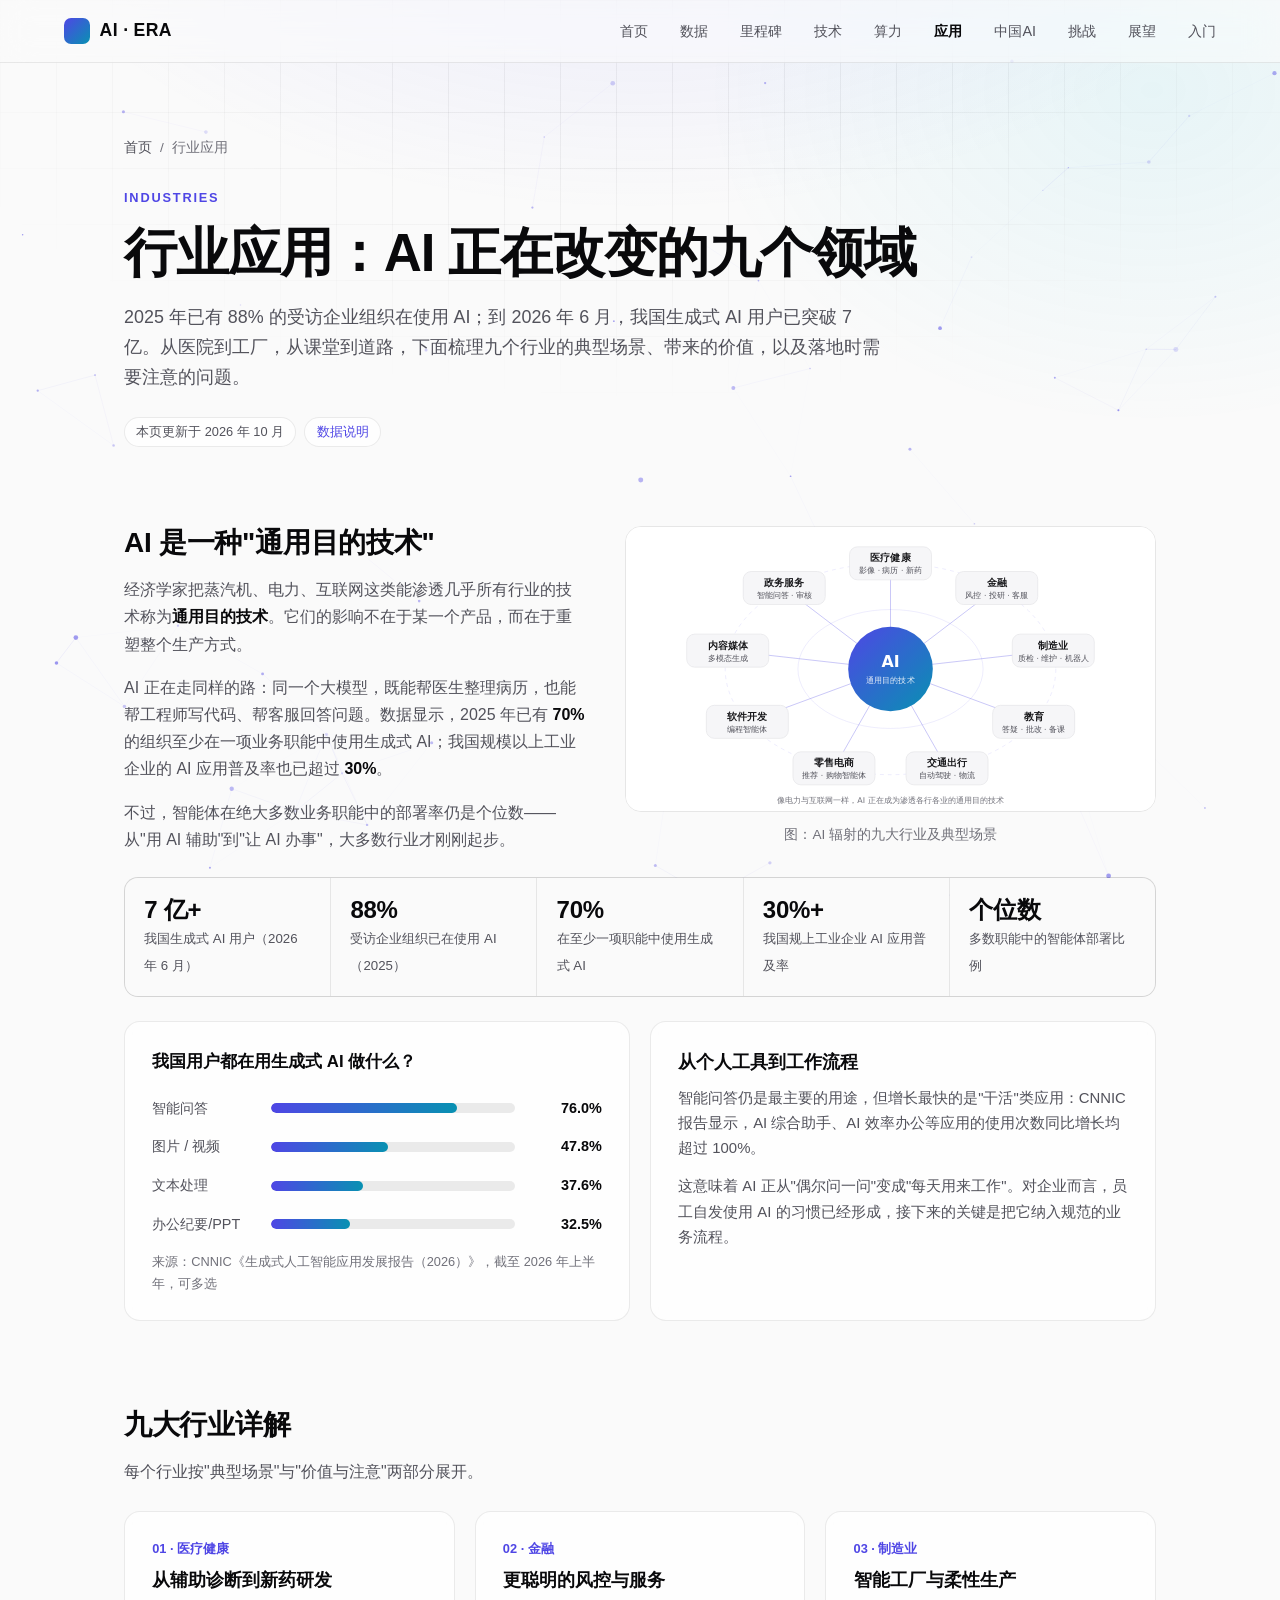
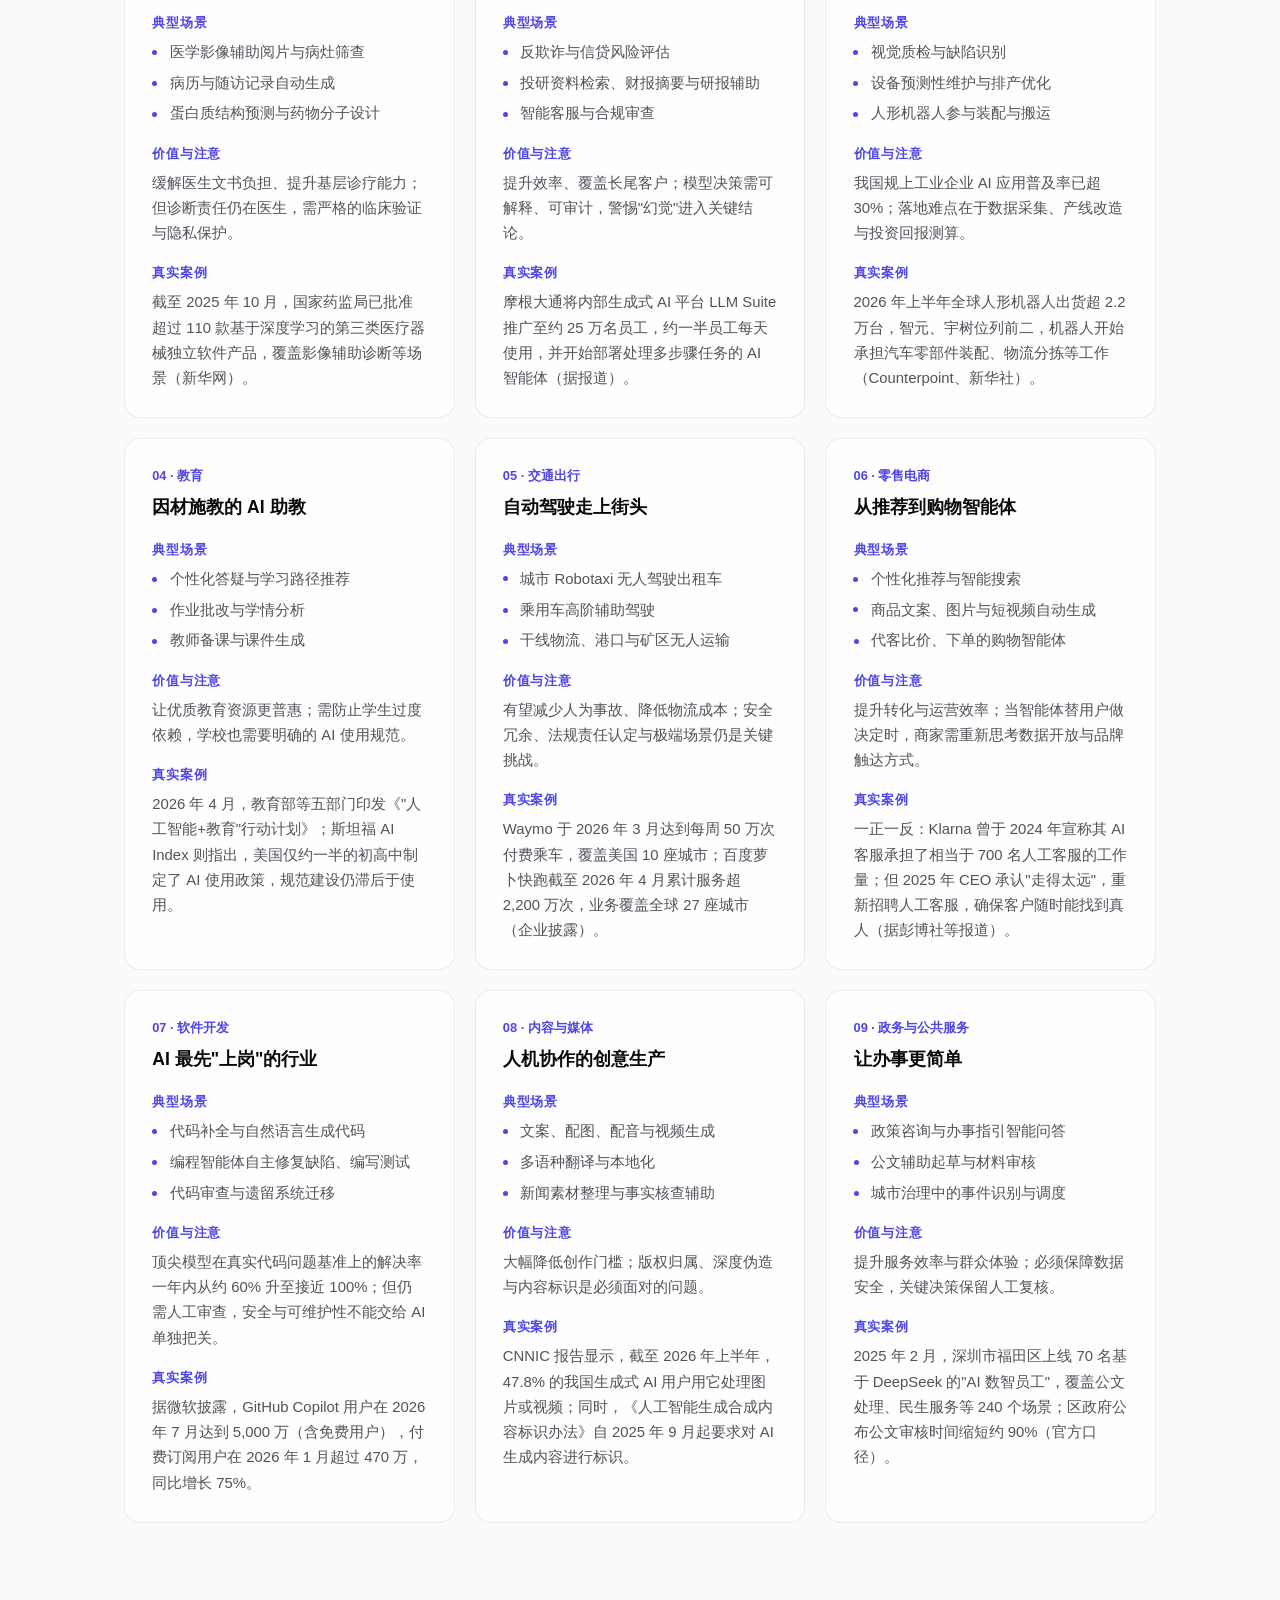
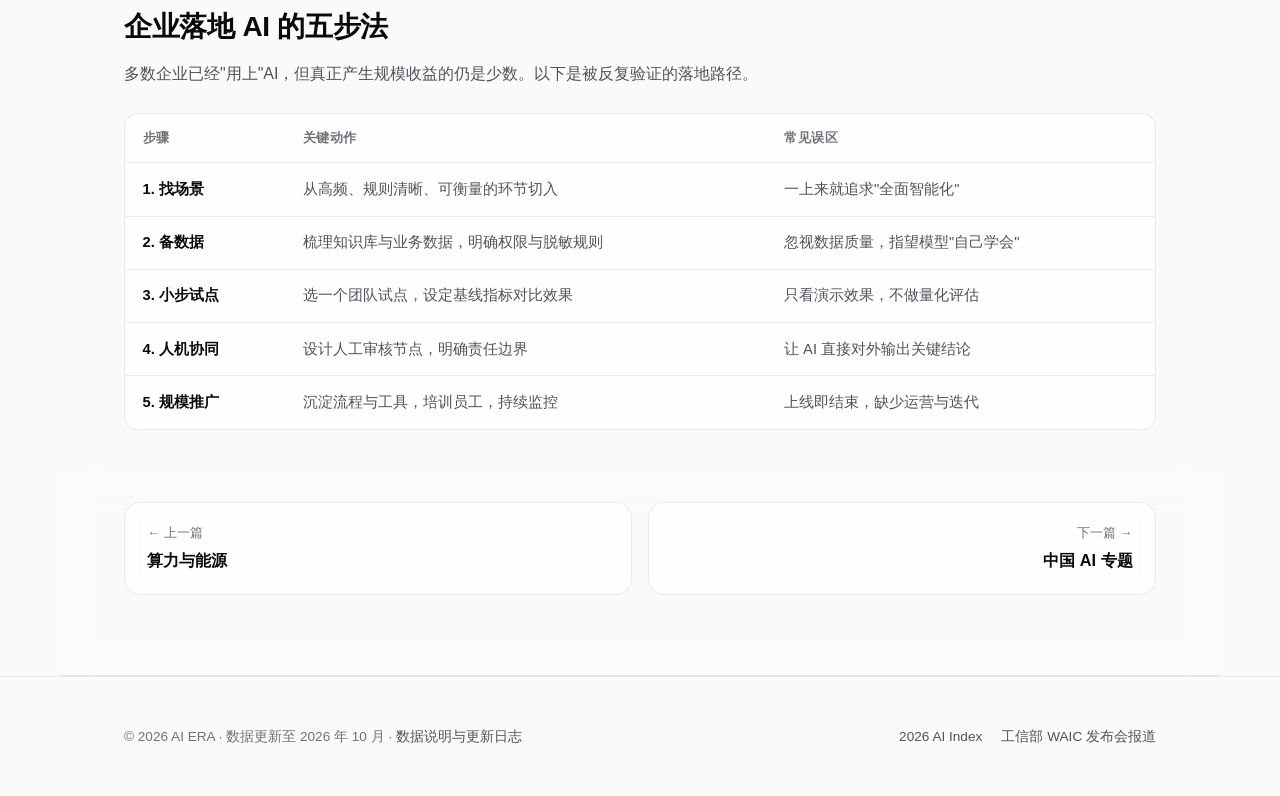
<file: pages/industries.html>
<!DOCTYPE html>
<html lang="zh-CN">
<head>
    <meta charset="UTF-8">
    <meta name="viewport" content="width=device-width, initial-scale=1.0">
    <title>行业应用 · AI 时代</title>
    <meta name="description" content="人工智能在医疗、金融、制造、教育、交通、零售、软件开发、内容创作与政务等行业的落地场景、价值与注意事项。">
    <link rel="icon" href="data:image/svg+xml,%3Csvg xmlns='http://www.w3.org/2000/svg' viewBox='0 0 32 32'%3E%3Crect width='32' height='32' rx='8' fill='%23818cf8'/%3E%3C/svg%3E">
    <!-- 支持 JS 时回到首页外壳中嵌套展示；不支持 JS 时直接阅读本页 -->
    <script>if (location.protocol !== 'file:') location.replace('../#/industries');</script>
    <link rel="stylesheet" href="../style.css">
</head>
<body>
    <div class="bg-decor" aria-hidden="true"></div>
    <nav>
        <a class="logo" href="../index.html"><span class="logo-mark" aria-hidden="true"></span>AI · ERA</a>
        <a class="back-link" href="../index.html">← 返回首页</a>
    </nav>

    <main>
        <article class="page">
            <header class="container page-hero">
                <div class="breadcrumb"><a href="../index.html">首页</a><span aria-hidden="true">/</span><span>行业应用</span></div>
                <span class="eyebrow">Industries</span>
                <h1>行业应用：AI 正在改变的九个领域</h1>
                <p class="lead">2025 年已有 88% 的受访企业组织在使用 AI；到 2026 年 6 月，我国生成式 AI 用户已突破 7 亿。从医院到工厂，从课堂到道路，下面梳理九个行业的典型场景、带来的价值，以及落地时需要注意的问题。</p>
                <div class="page-meta"><span class="tag">本页更新于 2026 年 10 月</span><a class="tag" href="about.html">数据说明</a></div>
            </header>

            <section class="page-section">
                <div class="container">
                    <div class="media-row">
                        <div class="prose reveal">
                            <h2>AI 是一种"通用目的技术"</h2>
                            <p>经济学家把蒸汽机、电力、互联网这类能渗透几乎所有行业的技术称为<strong>通用目的技术</strong>。它们的影响不在于某一个产品，而在于重塑整个生产方式。</p>
                            <p>AI 正在走同样的路：同一个大模型，既能帮医生整理病历，也能帮工程师写代码、帮客服回答问题。数据显示，2025 年已有 <strong>70%</strong> 的组织至少在一项业务职能中使用生成式 AI；我国规模以上工业企业的 AI 应用普及率也已超过 <strong>30%</strong>。</p>
                            <p>不过，智能体在绝大多数业务职能中的部署率仍是个位数——从"用 AI 辅助"到"让 AI 办事"，大多数行业才刚刚起步。</p>
                        </div>
                        <figure class="figure reveal">
                            <img src="../images/industry-map.svg" alt="AI 作为通用技术辐射九大行业的示意图" width="800" height="430" loading="lazy">
                            <figcaption>图：AI 辐射的九大行业及典型场景</figcaption>
                        </figure>
                    </div>
                    <div class="kpi-strip reveal">
                        <div class="kpi"><strong>7 亿+</strong><span>我国生成式 AI 用户（2026 年 6 月）</span></div>
                        <div class="kpi"><strong>88%</strong><span>受访企业组织已在使用 AI（2025）</span></div>
                        <div class="kpi"><strong>70%</strong><span>在至少一项职能中使用生成式 AI</span></div>
                        <div class="kpi"><strong>30%+</strong><span>我国规上工业企业 AI 应用普及率</span></div>
                        <div class="kpi"><strong>个位数</strong><span>多数职能中的智能体部署比例</span></div>
                    </div>
                    <div class="grid-2">
                        <div class="card bar-chart reveal">
                            <h3>我国用户都在用生成式 AI 做什么？</h3>
                            <div class="bar-row"><span class="bar-label">智能问答</span><div class="bar-track"><div class="bar-fill" style="--value: 76%"></div></div><span class="bar-value">76.0%</span></div>
                            <div class="bar-row"><span class="bar-label">图片 / 视频</span><div class="bar-track"><div class="bar-fill" style="--value: 47.8%"></div></div><span class="bar-value">47.8%</span></div>
                            <div class="bar-row"><span class="bar-label">文本处理</span><div class="bar-track"><div class="bar-fill" style="--value: 37.6%"></div></div><span class="bar-value">37.6%</span></div>
                            <div class="bar-row"><span class="bar-label">办公纪要/PPT</span><div class="bar-track"><div class="bar-fill" style="--value: 32.5%"></div></div><span class="bar-value">32.5%</span></div>
                            <p class="chart-note">来源：CNNIC《生成式人工智能应用发展报告（2026）》，截至 2026 年上半年，可多选</p>
                        </div>
                        <div class="card info-card reveal">
                            <h3>从个人工具到工作流程</h3>
                            <p>智能问答仍是最主要的用途，但增长最快的是"干活"类应用：CNNIC 报告显示，AI 综合助手、AI 效率办公等应用的使用次数同比增长均超过 100%。</p>
                            <p style="margin-top: 0.8rem;">这意味着 AI 正从"偶尔问一问"变成"每天用来工作"。对企业而言，员工自发使用 AI 的习惯已经形成，接下来的关键是把它纳入规范的业务流程。</p>
                        </div>
                    </div>
                </div>
            </section>

            <section class="page-section">
                <div class="container">
                    <h2>九大行业详解</h2>
                    <p class="section-desc">每个行业按"典型场景"与"价值与注意"两部分展开。</p>
                    <div class="grid-3">
                        <div class="card info-card reveal">
                            <span class="card-kicker">01 · 医疗健康</span>
                            <h3>从辅助诊断到新药研发</h3>
                            <h4>典型场景</h4>
                            <ul class="dot-list">
                                <li>医学影像辅助阅片与病灶筛查</li>
                                <li>病历与随访记录自动生成</li>
                                <li>蛋白质结构预测与药物分子设计</li>
                            </ul>
                            <h4>价值与注意</h4>
                            <p>缓解医生文书负担、提升基层诊疗能力；但诊断责任仍在医生，需严格的临床验证与隐私保护。</p>
                            <h4>真实案例</h4>
                            <p>截至 2025 年 10 月，国家药监局已批准超过 110 款基于深度学习的第三类医疗器械独立软件产品，覆盖影像辅助诊断等场景（新华网）。</p>
                        </div>
                        <div class="card info-card reveal">
                            <span class="card-kicker">02 · 金融</span>
                            <h3>更聪明的风控与服务</h3>
                            <h4>典型场景</h4>
                            <ul class="dot-list">
                                <li>反欺诈与信贷风险评估</li>
                                <li>投研资料检索、财报摘要与研报辅助</li>
                                <li>智能客服与合规审查</li>
                            </ul>
                            <h4>价值与注意</h4>
                            <p>提升效率、覆盖长尾客户；模型决策需可解释、可审计，警惕"幻觉"进入关键结论。</p>
                            <h4>真实案例</h4>
                            <p>摩根大通将内部生成式 AI 平台 LLM Suite 推广至约 25 万名员工，约一半员工每天使用，并开始部署处理多步骤任务的 AI 智能体（据报道）。</p>
                        </div>
                        <div class="card info-card reveal">
                            <span class="card-kicker">03 · 制造业</span>
                            <h3>智能工厂与柔性生产</h3>
                            <h4>典型场景</h4>
                            <ul class="dot-list">
                                <li>视觉质检与缺陷识别</li>
                                <li>设备预测性维护与排产优化</li>
                                <li>人形机器人参与装配与搬运</li>
                            </ul>
                            <h4>价值与注意</h4>
                            <p>我国规上工业企业 AI 应用普及率已超 30%；落地难点在于数据采集、产线改造与投资回报测算。</p>
                            <h4>真实案例</h4>
                            <p>2026 年上半年全球人形机器人出货超 2.2 万台，智元、宇树位列前二，机器人开始承担汽车零部件装配、物流分拣等工作（Counterpoint、新华社）。</p>
                        </div>
                        <div class="card info-card reveal">
                            <span class="card-kicker">04 · 教育</span>
                            <h3>因材施教的 AI 助教</h3>
                            <h4>典型场景</h4>
                            <ul class="dot-list">
                                <li>个性化答疑与学习路径推荐</li>
                                <li>作业批改与学情分析</li>
                                <li>教师备课与课件生成</li>
                            </ul>
                            <h4>价值与注意</h4>
                            <p>让优质教育资源更普惠；需防止学生过度依赖，学校也需要明确的 AI 使用规范。</p>
                            <h4>真实案例</h4>
                            <p>2026 年 4 月，教育部等五部门印发《"人工智能+教育"行动计划》；斯坦福 AI Index 则指出，美国仅约一半的初高中制定了 AI 使用政策，规范建设仍滞后于使用。</p>
                        </div>
                        <div class="card info-card reveal">
                            <span class="card-kicker">05 · 交通出行</span>
                            <h3>自动驾驶走上街头</h3>
                            <h4>典型场景</h4>
                            <ul class="dot-list">
                                <li>城市 Robotaxi 无人驾驶出租车</li>
                                <li>乘用车高阶辅助驾驶</li>
                                <li>干线物流、港口与矿区无人运输</li>
                            </ul>
                            <h4>价值与注意</h4>
                            <p>有望减少人为事故、降低物流成本；安全冗余、法规责任认定与极端场景仍是关键挑战。</p>
                            <h4>真实案例</h4>
                            <p>Waymo 于 2026 年 3 月达到每周 50 万次付费乘车，覆盖美国 10 座城市；百度萝卜快跑截至 2026 年 4 月累计服务超 2,200 万次，业务覆盖全球 27 座城市（企业披露）。</p>
                        </div>
                        <div class="card info-card reveal">
                            <span class="card-kicker">06 · 零售电商</span>
                            <h3>从推荐到购物智能体</h3>
                            <h4>典型场景</h4>
                            <ul class="dot-list">
                                <li>个性化推荐与智能搜索</li>
                                <li>商品文案、图片与短视频自动生成</li>
                                <li>代客比价、下单的购物智能体</li>
                            </ul>
                            <h4>价值与注意</h4>
                            <p>提升转化与运营效率；当智能体替用户做决定时，商家需重新思考数据开放与品牌触达方式。</p>
                            <h4>真实案例</h4>
                            <p>一正一反：Klarna 曾于 2024 年宣称其 AI 客服承担了相当于 700 名人工客服的工作量；但 2025 年 CEO 承认"走得太远"，重新招聘人工客服，确保客户随时能找到真人（据彭博社等报道）。</p>
                        </div>
                        <div class="card info-card reveal">
                            <span class="card-kicker">07 · 软件开发</span>
                            <h3>AI 最先"上岗"的行业</h3>
                            <h4>典型场景</h4>
                            <ul class="dot-list">
                                <li>代码补全与自然语言生成代码</li>
                                <li>编程智能体自主修复缺陷、编写测试</li>
                                <li>代码审查与遗留系统迁移</li>
                            </ul>
                            <h4>价值与注意</h4>
                            <p>顶尖模型在真实代码问题基准上的解决率一年内从约 60% 升至接近 100%；但仍需人工审查，安全与可维护性不能交给 AI 单独把关。</p>
                            <h4>真实案例</h4>
                            <p>据微软披露，GitHub Copilot 用户在 2026 年 7 月达到 5,000 万（含免费用户），付费订阅用户在 2026 年 1 月超过 470 万，同比增长 75%。</p>
                        </div>
                        <div class="card info-card reveal">
                            <span class="card-kicker">08 · 内容与媒体</span>
                            <h3>人机协作的创意生产</h3>
                            <h4>典型场景</h4>
                            <ul class="dot-list">
                                <li>文案、配图、配音与视频生成</li>
                                <li>多语种翻译与本地化</li>
                                <li>新闻素材整理与事实核查辅助</li>
                            </ul>
                            <h4>价值与注意</h4>
                            <p>大幅降低创作门槛；版权归属、深度伪造与内容标识是必须面对的问题。</p>
                            <h4>真实案例</h4>
                            <p>CNNIC 报告显示，截至 2026 年上半年，47.8% 的我国生成式 AI 用户用它处理图片或视频；同时，《人工智能生成合成内容标识办法》自 2025 年 9 月起要求对 AI 生成内容进行标识。</p>
                        </div>
                        <div class="card info-card reveal">
                            <span class="card-kicker">09 · 政务与公共服务</span>
                            <h3>让办事更简单</h3>
                            <h4>典型场景</h4>
                            <ul class="dot-list">
                                <li>政策咨询与办事指引智能问答</li>
                                <li>公文辅助起草与材料审核</li>
                                <li>城市治理中的事件识别与调度</li>
                            </ul>
                            <h4>价值与注意</h4>
                            <p>提升服务效率与群众体验；必须保障数据安全，关键决策保留人工复核。</p>
                            <h4>真实案例</h4>
                            <p>2025 年 2 月，深圳市福田区上线 70 名基于 DeepSeek 的"AI 数智员工"，覆盖公文处理、民生服务等 240 个场景；区政府公布公文审核时间缩短约 90%（官方口径）。</p>
                        </div>
                    </div>
                </div>
            </section>

            <section class="page-section">
                <div class="container">
                    <h2>企业落地 AI 的五步法</h2>
                    <p class="section-desc">多数企业已经"用上"AI，但真正产生规模收益的仍是少数。以下是被反复验证的落地路径。</p>
                    <div class="table-wrap reveal">
                        <table class="data-table">
                            <thead>
                                <tr><th>步骤</th><th>关键动作</th><th>常见误区</th></tr>
                            </thead>
                            <tbody>
                                <tr><td>1. 找场景</td><td>从高频、规则清晰、可衡量的环节切入</td><td>一上来就追求"全面智能化"</td></tr>
                                <tr><td>2. 备数据</td><td>梳理知识库与业务数据，明确权限与脱敏规则</td><td>忽视数据质量，指望模型"自己学会"</td></tr>
                                <tr><td>3. 小步试点</td><td>选一个团队试点，设定基线指标对比效果</td><td>只看演示效果，不做量化评估</td></tr>
                                <tr><td>4. 人机协同</td><td>设计人工审核节点，明确责任边界</td><td>让 AI 直接对外输出关键结论</td></tr>
                                <tr><td>5. 规模推广</td><td>沉淀流程与工具，培训员工，持续监控</td><td>上线即结束，缺少运营与迭代</td></tr>
                            </tbody>
                        </table>
                    </div>
                </div>
            </section>

            <nav class="container page-pager" aria-label="专题翻页">
                <a class="card pager-link prev" href="compute.html"><small>← 上一篇</small><strong>算力与能源</strong></a>
                <a class="card pager-link next" href="china.html"><small>下一篇 →</small><strong>中国 AI 专题</strong></a>
            </nav>
        </article>
    </main>
</body>
</html>
</file>
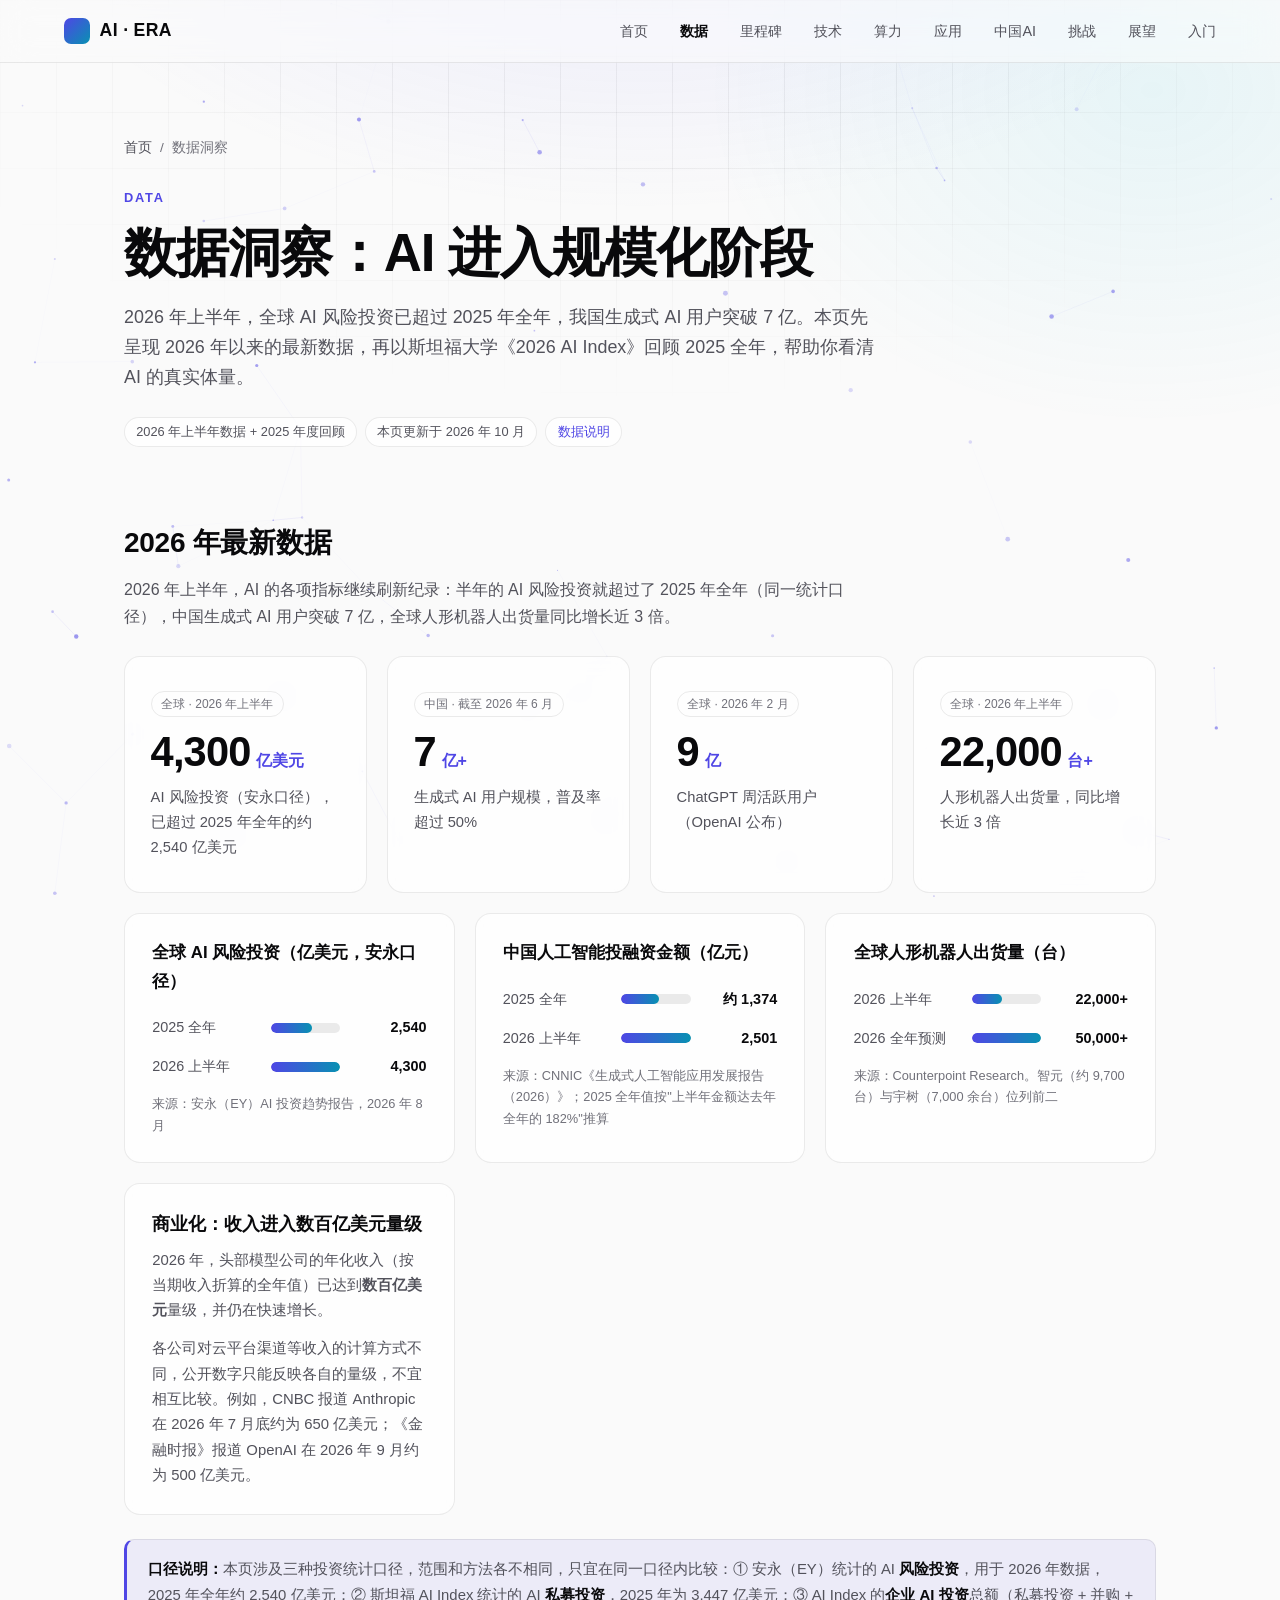
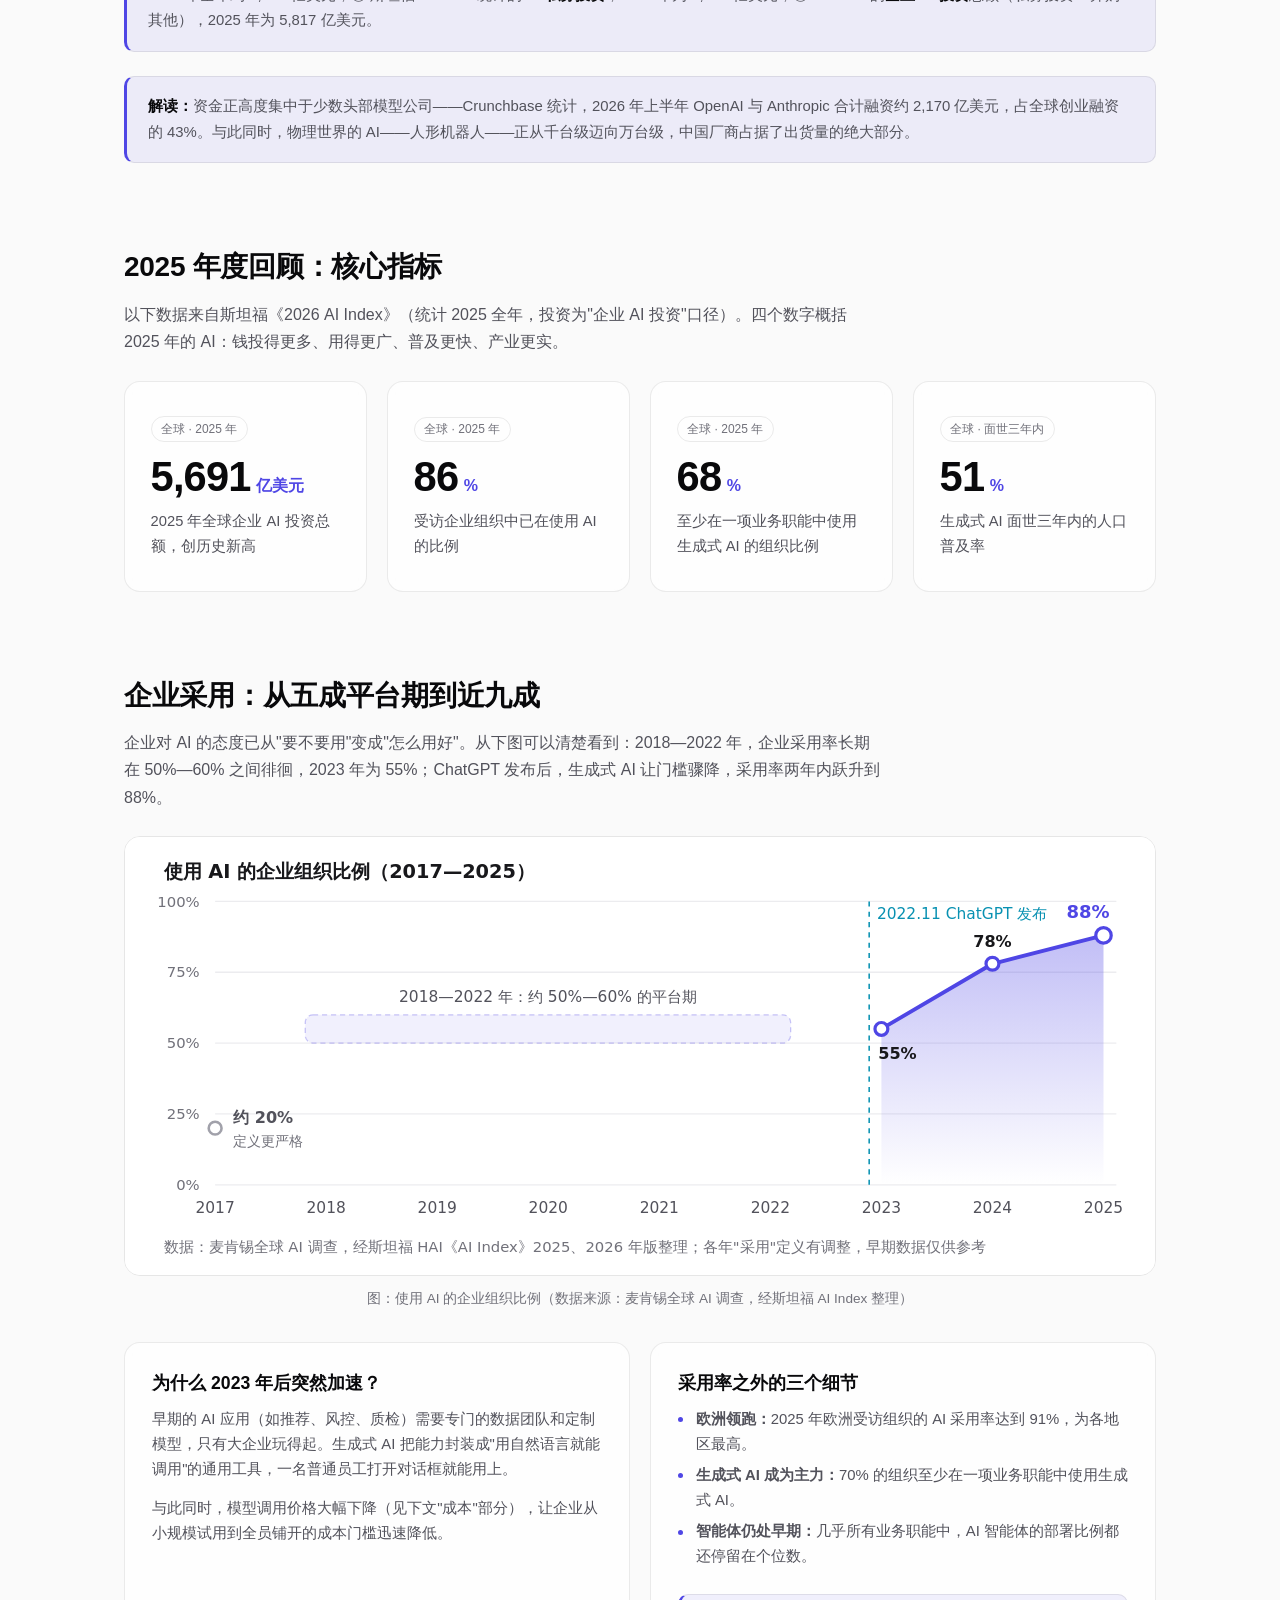
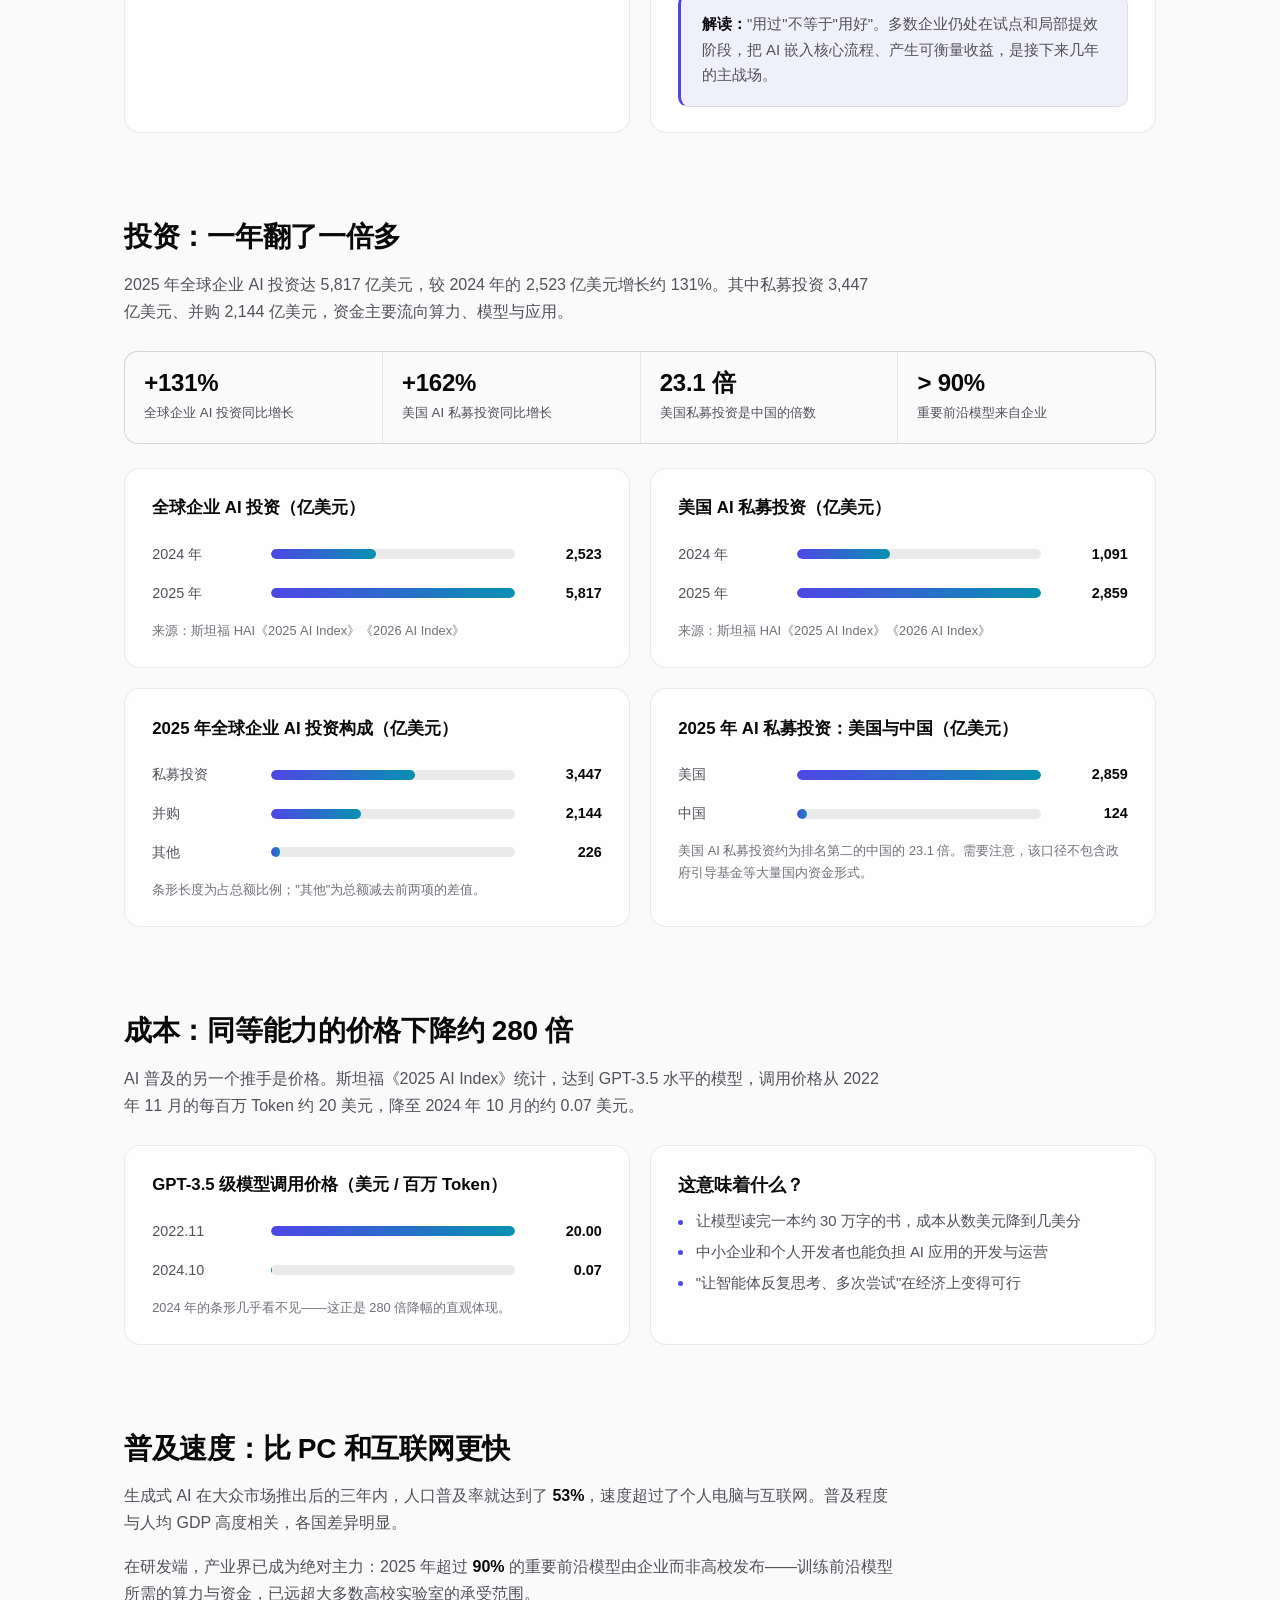
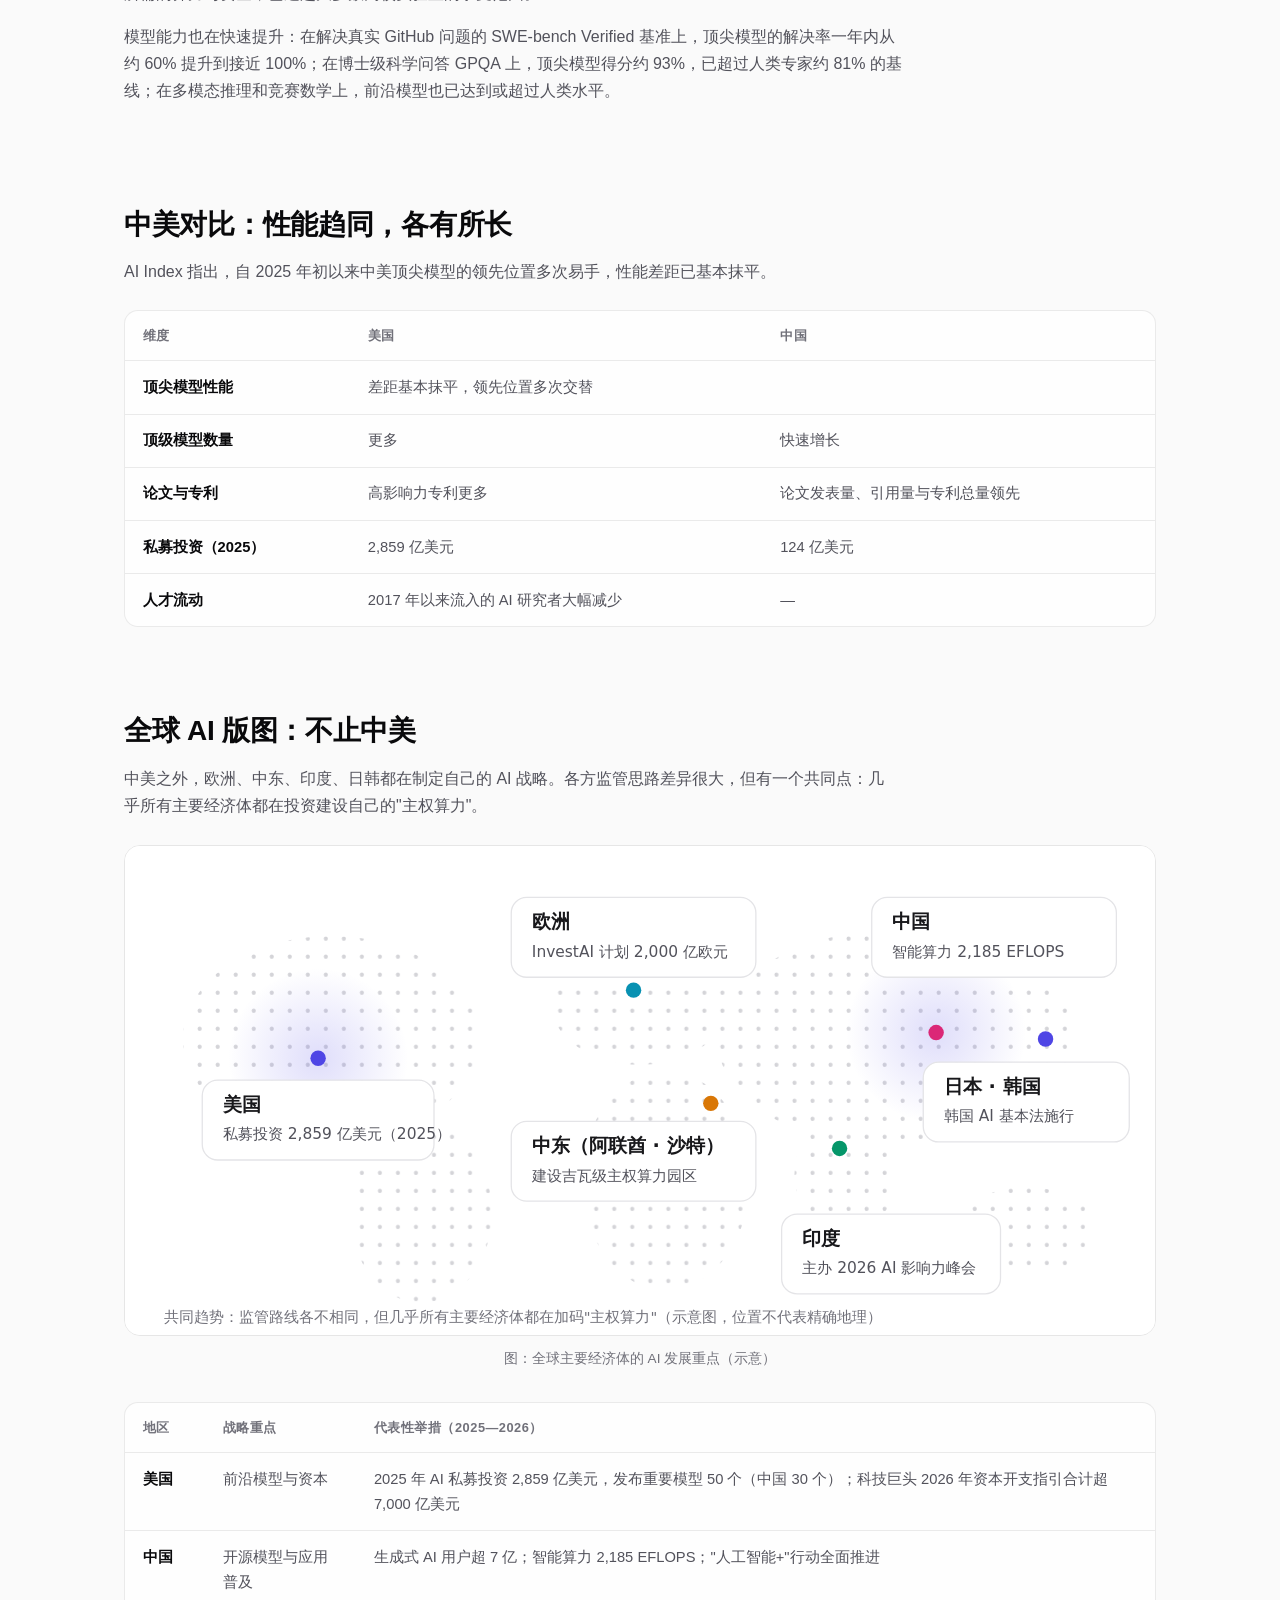
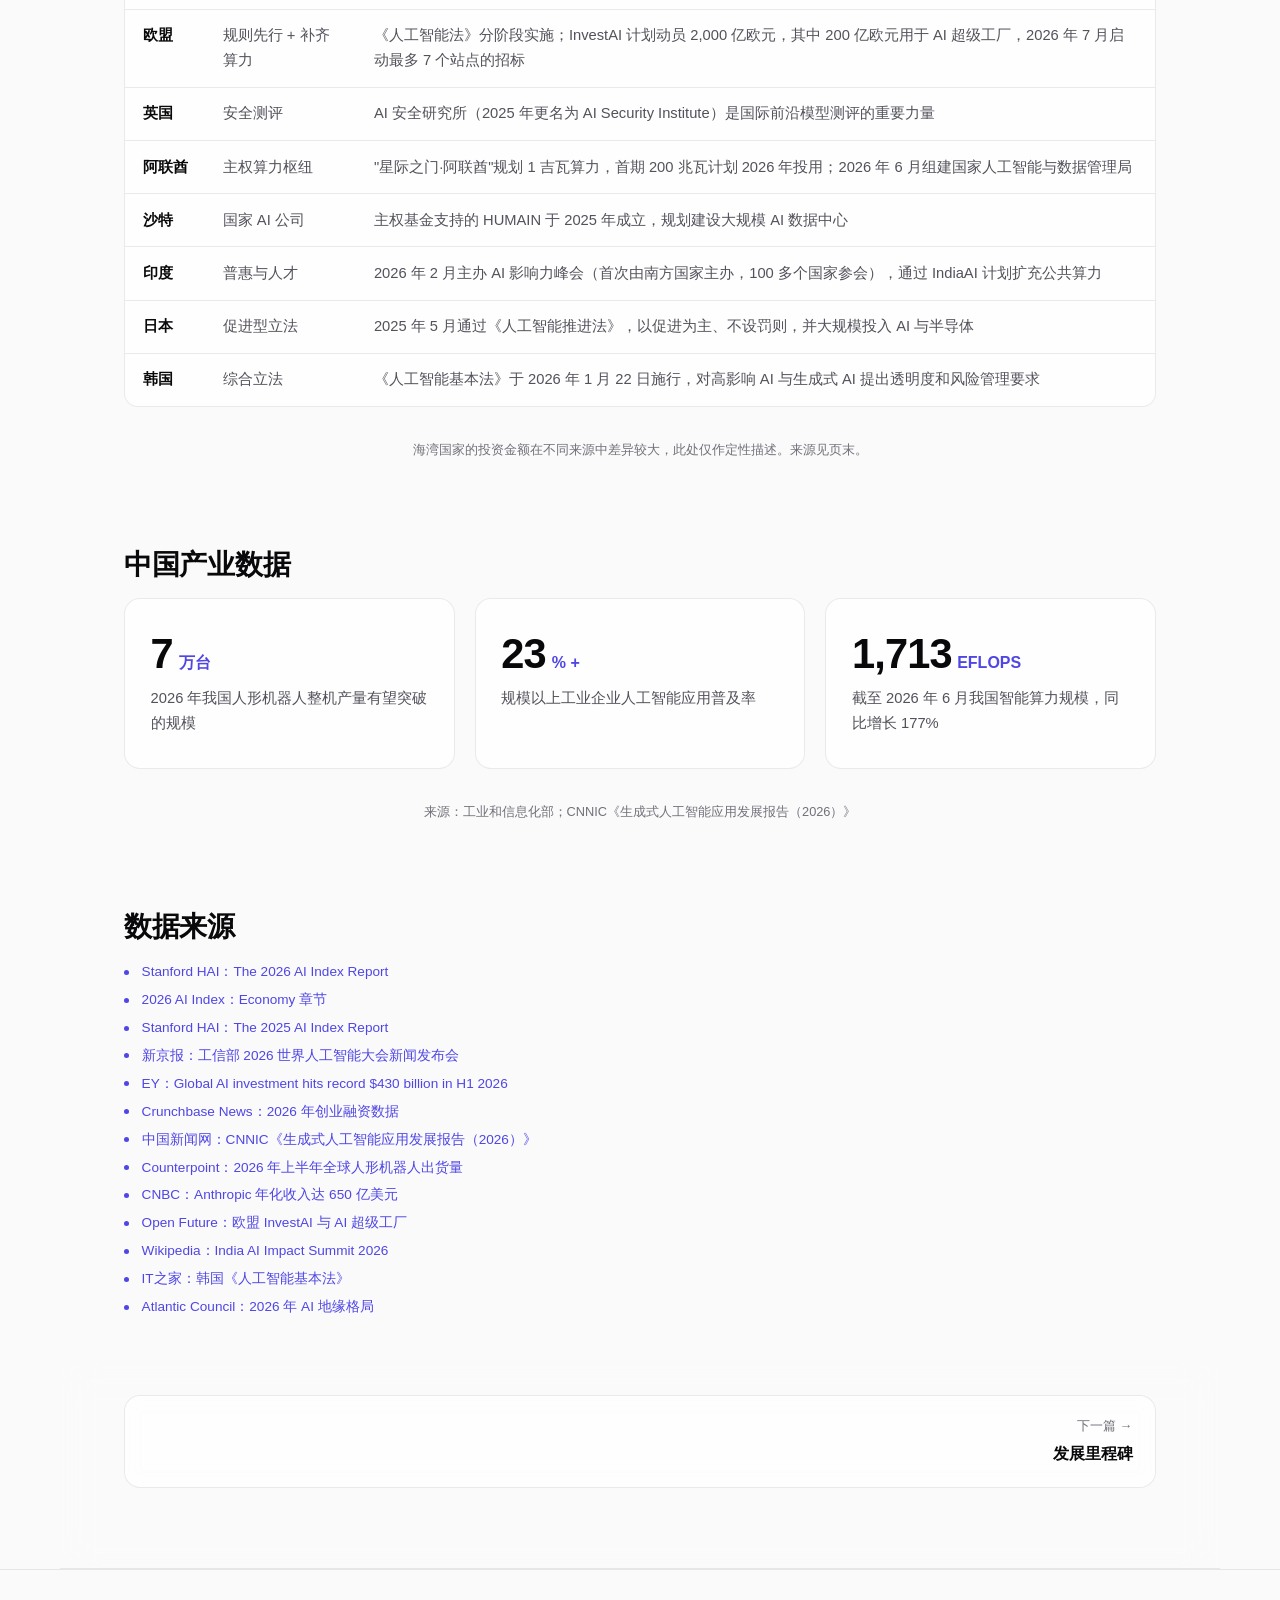
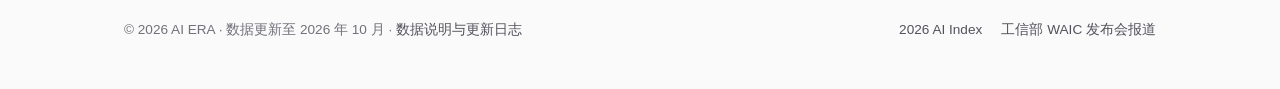
<file: pages/stats.html>
<!DOCTYPE html>
<html lang="zh-CN">
<head>
    <meta charset="UTF-8">
    <meta name="viewport" content="width=device-width, initial-scale=1.0">
    <title>数据洞察 · AI 时代</title>
    <meta name="description" content="截至 2026 年 10 月的 AI 最新数据：2026 年上半年全球 AI 风险投资、中国生成式 AI 用户与算力规模、人形机器人出货，以及斯坦福《2026 AI Index》年度回顾。">
    <link rel="icon" href="data:image/svg+xml,%3Csvg xmlns='http://www.w3.org/2000/svg' viewBox='0 0 32 32'%3E%3Crect width='32' height='32' rx='8' fill='%23818cf8'/%3E%3C/svg%3E">
    <!-- 支持 JS 时回到首页外壳中嵌套展示；不支持 JS 时直接阅读本页 -->
    <script>if (location.protocol !== 'file:') location.replace('../#/stats');</script>
    <link rel="stylesheet" href="../style.css">
</head>
<body>
    <div class="bg-decor" aria-hidden="true"></div>
    <nav>
        <a class="logo" href="../index.html"><span class="logo-mark" aria-hidden="true"></span>AI · ERA</a>
        <a class="back-link" href="../index.html">← 返回首页</a>
    </nav>

    <main>
        <article class="page">
            <header class="container page-hero">
                <div class="breadcrumb"><a href="../index.html">首页</a><span aria-hidden="true">/</span><span>数据洞察</span></div>
                <span class="eyebrow">Data</span>
                <h1>数据洞察：AI 进入规模化阶段</h1>
                <p class="lead">2026 年上半年，全球 AI 风险投资已超过 2025 年全年，我国生成式 AI 用户突破 7 亿。本页先呈现 2026 年以来的最新数据，再以斯坦福大学《2026 AI Index》回顾 2025 全年，帮助你看清 AI 的真实体量。</p>
                <div class="page-meta"><span class="tag">2026 年上半年数据 + 2025 年度回顾</span><span class="tag">本页更新于 2026 年 10 月</span><a class="tag" href="about.html">数据说明</a></div>
            </header>

            <section class="page-section">
                <div class="container">
                    <h2>2026 年最新数据</h2>
                    <p class="section-desc">2026 年上半年，AI 的各项指标继续刷新纪录：半年的 AI 风险投资就超过了 2025 年全年（同一统计口径），中国生成式 AI 用户突破 7 亿，全球人形机器人出货量同比增长近 3 倍。</p>
                    <div class="stats-grid">
                        <div class="card stat-card reveal">
                            <span class="stat-scope">全球 · 2026 年上半年</span><div class="stat-number"><span class="stat-value" data-target="4300">4,300</span><span class="stat-unit">亿美元</span></div>
                            <div class="stat-label">AI 风险投资（安永口径），已超过 2025 年全年的约 2,540 亿美元</div>
                        </div>
                        <div class="card stat-card reveal">
                            <span class="stat-scope">中国 · 截至 2026 年 6 月</span><div class="stat-number"><span class="stat-value" data-target="7">7</span><span class="stat-unit">亿+</span></div>
                            <div class="stat-label">生成式 AI 用户规模，普及率超过 50%</div>
                        </div>
                        <div class="card stat-card reveal">
                            <span class="stat-scope">全球 · 2026 年 2 月</span><div class="stat-number"><span class="stat-value" data-target="9">9</span><span class="stat-unit">亿</span></div>
                            <div class="stat-label">ChatGPT 周活跃用户（OpenAI 公布）</div>
                        </div>
                        <div class="card stat-card reveal">
                            <span class="stat-scope">全球 · 2026 年上半年</span><div class="stat-number"><span class="stat-value" data-target="22000">22,000</span><span class="stat-unit">台+</span></div>
                            <div class="stat-label">人形机器人出货量，同比增长近 3 倍</div>
                        </div>
                    </div>
                    <div class="grid-2" style="margin-top: 1.25rem;">
                        <div class="card bar-chart reveal">
                            <h3>全球 AI 风险投资（亿美元，安永口径）</h3>
                            <div class="bar-row"><span class="bar-label">2025 全年</span><div class="bar-track"><div class="bar-fill" style="--value: 59%"></div></div><span class="bar-value">2,540</span></div>
                            <div class="bar-row"><span class="bar-label">2026 上半年</span><div class="bar-track"><div class="bar-fill" style="--value: 100%"></div></div><span class="bar-value">4,300</span></div>
                            <p class="chart-note">来源：安永（EY）AI 投资趋势报告，2026 年 8 月</p>
                        </div>
                        <div class="card bar-chart reveal">
                            <h3>中国人工智能投融资金额（亿元）</h3>
                            <div class="bar-row"><span class="bar-label">2025 全年</span><div class="bar-track"><div class="bar-fill" style="--value: 55%"></div></div><span class="bar-value">约 1,374</span></div>
                            <div class="bar-row"><span class="bar-label">2026 上半年</span><div class="bar-track"><div class="bar-fill" style="--value: 100%"></div></div><span class="bar-value">2,501</span></div>
                            <p class="chart-note">来源：CNNIC《生成式人工智能应用发展报告（2026）》；2025 全年值按"上半年金额达去年全年的 182%"推算</p>
                        </div>
                        <div class="card bar-chart reveal">
                            <h3>全球人形机器人出货量（台）</h3>
                            <div class="bar-row"><span class="bar-label">2026 上半年</span><div class="bar-track"><div class="bar-fill" style="--value: 44%"></div></div><span class="bar-value">22,000+</span></div>
                            <div class="bar-row"><span class="bar-label">2026 全年预测</span><div class="bar-track"><div class="bar-fill" style="--value: 100%"></div></div><span class="bar-value">50,000+</span></div>
                            <p class="chart-note">来源：Counterpoint Research。智元（约 9,700 台）与宇树（7,000 余台）位列前二</p>
                        </div>
                        <div class="card info-card reveal">
                            <h3>商业化：收入进入数百亿美元量级</h3>
                            <p>2026 年，头部模型公司的年化收入（按当期收入折算的全年值）已达到<strong>数百亿美元</strong>量级，并仍在快速增长。</p>
                            <p style="margin-top: 0.8rem;">各公司对云平台渠道等收入的计算方式不同，公开数字只能反映各自的量级，不宜相互比较。例如，CNBC 报道 Anthropic 在 2026 年 7 月底约为 650 亿美元；《金融时报》报道 OpenAI 在 2026 年 9 月约为 500 亿美元。</p>
                        </div>
                    </div>
                    <div class="callout"><strong>口径说明：</strong>本页涉及三种投资统计口径，范围和方法各不相同，只宜在同一口径内比较：① 安永（EY）统计的 AI <strong>风险投资</strong>，用于 2026 年数据，2025 年全年约 2,540 亿美元；② 斯坦福 AI Index 统计的 AI <strong>私募投资</strong>，2025 年为 3,447 亿美元；③ AI Index 的<strong>企业 AI 投资</strong>总额（私募投资 + 并购 + 其他），2025 年为 5,817 亿美元。</div>
                    <div class="callout"><strong>解读：</strong>资金正高度集中于少数头部模型公司——Crunchbase 统计，2026 年上半年 OpenAI 与 Anthropic 合计融资约 2,170 亿美元，占全球创业融资的 43%。与此同时，物理世界的 AI——人形机器人——正从千台级迈向万台级，中国厂商占据了出货量的绝大部分。</div>
                </div>
            </section>

            <section class="page-section">
                <div class="container">
                    <h2>2025 年度回顾：核心指标</h2>
                    <p class="section-desc">以下数据来自斯坦福《2026 AI Index》（统计 2025 全年，投资为"企业 AI 投资"口径）。四个数字概括 2025 年的 AI：钱投得更多、用得更广、普及更快、产业更实。</p>
                    <div class="stats-grid">
                        <div class="card stat-card reveal">
                            <span class="stat-scope">全球 · 2025 年</span><div class="stat-number"><span class="stat-value" data-target="5817">5,817</span><span class="stat-unit">亿美元</span></div>
                            <div class="stat-label">2025 年全球企业 AI 投资总额，创历史新高</div>
                        </div>
                        <div class="card stat-card reveal">
                            <span class="stat-scope">全球 · 2025 年</span><div class="stat-number"><span class="stat-value" data-target="88">88</span><span class="stat-unit">%</span></div>
                            <div class="stat-label">受访企业组织中已在使用 AI 的比例</div>
                        </div>
                        <div class="card stat-card reveal">
                            <span class="stat-scope">全球 · 2025 年</span><div class="stat-number"><span class="stat-value" data-target="70">70</span><span class="stat-unit">%</span></div>
                            <div class="stat-label">至少在一项业务职能中使用生成式 AI 的组织比例</div>
                        </div>
                        <div class="card stat-card reveal">
                            <span class="stat-scope">全球 · 面世三年内</span><div class="stat-number"><span class="stat-value" data-target="53">53</span><span class="stat-unit">%</span></div>
                            <div class="stat-label">生成式 AI 面世三年内的人口普及率</div>
                        </div>
                    </div>
                </div>
            </section>

            <section class="page-section">
                <div class="container">
                    <h2>企业采用：从五成平台期到近九成</h2>
                    <p class="section-desc">企业对 AI 的态度已从"要不要用"变成"怎么用好"。从下图可以清楚看到：2018—2022 年，企业采用率长期在 50%—60% 之间徘徊，2023 年为 55%；ChatGPT 发布后，生成式 AI 让门槛骤降，采用率两年内跃升到 88%。</p>
                    <figure class="figure figure-wide reveal">
                        <img src="../images/adoption-trend.svg" alt="2017 至 2025 年使用 AI 的企业组织比例折线图：从 20% 增长到 88%" width="800" height="340" loading="lazy">
                        <figcaption>图：使用 AI 的企业组织比例（数据来源：麦肯锡全球 AI 调查，经斯坦福 AI Index 整理）</figcaption>
                    </figure>
                    <div class="grid-2">
                        <div class="card info-card reveal">
                            <h3>为什么 2023 年后突然加速？</h3>
                            <p>早期的 AI 应用（如推荐、风控、质检）需要专门的数据团队和定制模型，只有大企业玩得起。生成式 AI 把能力封装成"用自然语言就能调用"的通用工具，一名普通员工打开对话框就能用上。</p>
                            <p style="margin-top: 0.8rem;">与此同时，模型调用价格大幅下降（见下文"成本"部分），让企业从小规模试用到全员铺开的成本门槛迅速降低。</p>
                        </div>
                        <div class="card info-card reveal">
                            <h3>采用率之外的三个细节</h3>
                            <ul class="dot-list">
                                <li><strong>欧洲领跑：</strong>2025 年欧洲受访组织的 AI 采用率达到 91%，为各地区最高。</li>
                                <li><strong>生成式 AI 成为主力：</strong>70% 的组织至少在一项业务职能中使用生成式 AI。</li>
                                <li><strong>智能体仍处早期：</strong>几乎所有业务职能中，AI 智能体的部署比例都还停留在个位数。</li>
                            </ul>
                            <div class="callout"><strong>解读：</strong>"用过"不等于"用好"。多数企业仍处在试点和局部提效阶段，把 AI 嵌入核心流程、产生可衡量收益，是接下来几年的主战场。</div>
                        </div>
                    </div>
                </div>
            </section>

            <section class="page-section">
                <div class="container">
                    <h2>投资：一年翻了一倍多</h2>
                    <p class="section-desc">2025 年全球企业 AI 投资达 5,817 亿美元，较 2024 年的 2,523 亿美元增长约 131%。其中私募投资 3,447 亿美元、并购 2,144 亿美元，资金主要流向算力、模型与应用。</p>
                    <div class="kpi-strip reveal">
                        <div class="kpi"><strong>+131%</strong><span>全球企业 AI 投资同比增长</span></div>
                        <div class="kpi"><strong>+162%</strong><span>美国 AI 私募投资同比增长</span></div>
                        <div class="kpi"><strong>23.1 倍</strong><span>美国私募投资是中国的倍数</span></div>
                        <div class="kpi"><strong>&gt; 90%</strong><span>重要前沿模型来自企业</span></div>
                    </div>
                    <div class="grid-2" style="margin-bottom: 1.25rem;">
                        <div class="card bar-chart reveal">
                            <h3>全球企业 AI 投资（亿美元）</h3>
                            <div class="bar-row"><span class="bar-label">2024 年</span><div class="bar-track"><div class="bar-fill" style="--value: 43%"></div></div><span class="bar-value">2,523</span></div>
                            <div class="bar-row"><span class="bar-label">2025 年</span><div class="bar-track"><div class="bar-fill" style="--value: 100%"></div></div><span class="bar-value">5,817</span></div>
                            <p class="chart-note">来源：斯坦福 HAI《2025 AI Index》《2026 AI Index》</p>
                        </div>
                        <div class="card bar-chart reveal">
                            <h3>美国 AI 私募投资（亿美元）</h3>
                            <div class="bar-row"><span class="bar-label">2024 年</span><div class="bar-track"><div class="bar-fill" style="--value: 38%"></div></div><span class="bar-value">1,091</span></div>
                            <div class="bar-row"><span class="bar-label">2025 年</span><div class="bar-track"><div class="bar-fill" style="--value: 100%"></div></div><span class="bar-value">2,859</span></div>
                            <p class="chart-note">来源：斯坦福 HAI《2025 AI Index》《2026 AI Index》</p>
                        </div>
                    </div>
                    <div class="grid-2">
                        <div class="card bar-chart reveal">
                            <h3>2025 年全球企业 AI 投资构成（亿美元）</h3>
                            <div class="bar-row"><span class="bar-label">私募投资</span><div class="bar-track"><div class="bar-fill" style="--value: 59%"></div></div><span class="bar-value">3,447</span></div>
                            <div class="bar-row"><span class="bar-label">并购</span><div class="bar-track"><div class="bar-fill" style="--value: 37%"></div></div><span class="bar-value">2,144</span></div>
                            <div class="bar-row"><span class="bar-label">其他</span><div class="bar-track"><div class="bar-fill" style="--value: 4%"></div></div><span class="bar-value">226</span></div>
                            <p class="chart-note">条形长度为占总额比例；"其他"为总额减去前两项的差值。</p>
                        </div>
                        <div class="card bar-chart reveal">
                            <h3>2025 年 AI 私募投资：美国与中国（亿美元）</h3>
                            <div class="bar-row"><span class="bar-label">美国</span><div class="bar-track"><div class="bar-fill" style="--value: 100%"></div></div><span class="bar-value">2,859</span></div>
                            <div class="bar-row"><span class="bar-label">中国</span><div class="bar-track"><div class="bar-fill" style="--value: 4.3%"></div></div><span class="bar-value">124</span></div>
                            <p class="chart-note">美国 AI 私募投资约为排名第二的中国的 23.1 倍。需要注意，该口径不包含政府引导基金等大量国内资金形式。</p>
                        </div>
                    </div>
                </div>
            </section>

            <section class="page-section">
                <div class="container">
                    <h2>成本：同等能力的价格下降约 280 倍</h2>
                    <p class="section-desc">AI 普及的另一个推手是价格。斯坦福《2025 AI Index》统计，达到 GPT-3.5 水平的模型，调用价格从 2022 年 11 月的每百万 Token 约 20 美元，降至 2024 年 10 月的约 0.07 美元。</p>
                    <div class="grid-2">
                        <div class="card bar-chart reveal">
                            <h3>GPT-3.5 级模型调用价格（美元 / 百万 Token）</h3>
                            <div class="bar-row"><span class="bar-label">2022.11</span><div class="bar-track"><div class="bar-fill" style="--value: 100%"></div></div><span class="bar-value">20.00</span></div>
                            <div class="bar-row"><span class="bar-label">2024.10</span><div class="bar-track"><div class="bar-fill" style="--value: 0.4%"></div></div><span class="bar-value">0.07</span></div>
                            <p class="chart-note">2024 年的条形几乎看不见——这正是 280 倍降幅的直观体现。</p>
                        </div>
                        <div class="card info-card reveal">
                            <h3>这意味着什么？</h3>
                            <ul class="dot-list">
                                <li>让模型读完一本约 30 万字的书，成本从数美元降到几美分</li>
                                <li>中小企业和个人开发者也能负担 AI 应用的开发与运营</li>
                                <li>"让智能体反复思考、多次尝试"在经济上变得可行</li>
                            </ul>
                        </div>
                    </div>
                </div>
            </section>

            <section class="page-section">
                <div class="container">
                    <h2>普及速度：比 PC 和互联网更快</h2>
                    <div class="prose">
                        <p>生成式 AI 在大众市场推出后的三年内，人口普及率就达到了 <strong>53%</strong>，速度超过了个人电脑与互联网。普及程度与人均 GDP 高度相关，各国差异明显。</p>
                        <p>在研发端，产业界已成为绝对主力：2025 年超过 <strong>90%</strong> 的重要前沿模型由企业而非高校发布——训练前沿模型所需的算力与资金，已远超大多数高校实验室的承受范围。</p>
                        <p>模型能力也在快速提升：在解决真实 GitHub 问题的 SWE-bench Verified 基准上，顶尖模型的解决率一年内从约 60% 提升到接近 100%；在博士级科学问答 GPQA 上，顶尖模型得分约 93%，已超过人类专家约 81% 的基线；在多模态推理和竞赛数学上，前沿模型也已达到或超过人类水平。</p>
                    </div>
                </div>
            </section>

            <section class="page-section">
                <div class="container">
                    <h2>中美对比：性能趋同，各有所长</h2>
                    <p class="section-desc">AI Index 指出，自 2025 年初以来中美顶尖模型的领先位置多次易手，性能差距已基本抹平。</p>
                    <div class="table-wrap reveal">
                        <table class="data-table">
                            <thead>
                                <tr><th>维度</th><th>美国</th><th>中国</th></tr>
                            </thead>
                            <tbody>
                                <tr><td>顶尖模型性能</td><td colspan="2">差距基本抹平，领先位置多次交替</td></tr>
                                <tr><td>顶级模型数量</td><td>更多</td><td>快速增长</td></tr>
                                <tr><td>论文与专利</td><td>高影响力专利更多</td><td>论文发表量、引用量与专利总量领先</td></tr>
                                <tr><td>私募投资（2025）</td><td>2,859 亿美元</td><td>124 亿美元</td></tr>
                                <tr><td>人才流动</td><td>2017 年以来流入的 AI 研究者大幅减少</td><td>—</td></tr>
                            </tbody>
                        </table>
                    </div>
                </div>
            </section>

            <section class="page-section">
                <div class="container">
                    <h2>全球 AI 版图：不止中美</h2>
                    <p class="section-desc">中美之外，欧洲、中东、印度、日韩都在制定自己的 AI 战略。各方监管思路差异很大，但有一个共同点：几乎所有主要经济体都在投资建设自己的"主权算力"。</p>
                    <figure class="figure figure-wide reveal">
                        <img src="../images/global-landscape.svg" alt="全球 AI 版图示意：美国、欧洲、中东、中国、印度、日韩的 AI 发展重点" width="800" height="380" loading="lazy">
                        <figcaption>图：全球主要经济体的 AI 发展重点（示意）</figcaption>
                    </figure>
                    <div class="table-wrap reveal">
                        <table class="data-table">
                            <thead>
                                <tr><th>地区</th><th>战略重点</th><th>代表性举措（2025—2026）</th></tr>
                            </thead>
                            <tbody>
                                <tr><td>美国</td><td>前沿模型与资本</td><td>2025 年 AI 私募投资 2,859 亿美元，发布重要模型 50 个（中国 30 个）；科技巨头 2026 年资本开支指引合计超 7,000 亿美元</td></tr>
                                <tr><td>中国</td><td>开源模型与应用普及</td><td>生成式 AI 用户超 7 亿；智能算力 2,185 EFLOPS；"人工智能+"行动全面推进</td></tr>
                                <tr><td>欧盟</td><td>规则先行 + 补齐算力</td><td>《人工智能法》分阶段实施；InvestAI 计划动员 2,000 亿欧元，其中 200 亿欧元用于 AI 超级工厂，2026 年 7 月启动最多 7 个站点的招标</td></tr>
                                <tr><td>英国</td><td>安全测评</td><td>AI 安全研究所（2025 年更名为 AI Security Institute）是国际前沿模型测评的重要力量</td></tr>
                                <tr><td>阿联酋</td><td>主权算力枢纽</td><td>"星际之门·阿联酋"规划 1 吉瓦算力，首期 200 兆瓦计划 2026 年投用；2026 年 6 月组建国家人工智能与数据管理局</td></tr>
                                <tr><td>沙特</td><td>国家 AI 公司</td><td>主权基金支持的 HUMAIN 于 2025 年成立，规划建设大规模 AI 数据中心</td></tr>
                                <tr><td>印度</td><td>普惠与人才</td><td>2026 年 2 月主办 AI 影响力峰会（首次由南方国家主办，100 多个国家参会），通过 IndiaAI 计划扩充公共算力</td></tr>
                                <tr><td>日本</td><td>促进型立法</td><td>2025 年 5 月通过《人工智能推进法》，以促进为主、不设罚则，并大规模投入 AI 与半导体</td></tr>
                                <tr><td>韩国</td><td>综合立法</td><td>《人工智能基本法》于 2026 年 1 月 22 日施行，对高影响 AI 与生成式 AI 提出透明度和风险管理要求</td></tr>
                            </tbody>
                        </table>
                    </div>
                    <p class="stats-source">海湾国家的投资金额在不同来源中差异较大，此处仅作定性描述。来源见页末。</p>
                </div>
            </section>

            <section class="page-section">
                <div class="container">
                    <h2>中国产业数据</h2>
                    <div class="grid-3">
                        <div class="card stat-card reveal">
                            <div class="stat-number"><span class="stat-value" data-target="10">10</span><span class="stat-unit">万台</span></div>
                            <div class="stat-label">2026 年我国人形机器人整机产量有望突破的规模</div>
                        </div>
                        <div class="card stat-card reveal">
                            <div class="stat-number"><span class="stat-value" data-target="30">30</span><span class="stat-unit">% +</span></div>
                            <div class="stat-label">规模以上工业企业人工智能应用普及率</div>
                        </div>
                        <div class="card stat-card reveal">
                            <div class="stat-number"><span class="stat-value" data-target="2185">2,185</span><span class="stat-unit">EFLOPS</span></div>
                            <div class="stat-label">截至 2026 年 6 月我国智能算力规模，同比增长 177%</div>
                        </div>
                    </div>
                    <p class="stats-source">来源：工业和信息化部；CNNIC《生成式人工智能应用发展报告（2026）》</p>
                </div>
            </section>

            <section class="page-section">
                <div class="container">
                    <h2>数据来源</h2>
                    <ul class="source-list dot-list">
                        <li><a href="https://hai.stanford.edu/ai-index/2026-ai-index-report" target="_blank" rel="noopener">Stanford HAI：The 2026 AI Index Report</a></li>
                        <li><a href="https://hai.stanford.edu/ai-index/2026-ai-index-report/economy" target="_blank" rel="noopener">2026 AI Index：Economy 章节</a></li>
                        <li><a href="https://hai.stanford.edu/ai-index/2025-ai-index-report" target="_blank" rel="noopener">Stanford HAI：The 2025 AI Index Report</a></li>
                        <li><a href="https://www.bjnews.com.cn/detail/1783412916129538.html" target="_blank" rel="noopener">新京报：工信部 2026 世界人工智能大会新闻发布会</a></li>
                        <li><a href="https://www.ey.com/en_ie/newsroom/2026/08/global-ai-investment-hits-record-430bn-in-h1-2026" target="_blank" rel="noopener">EY：Global AI investment hits record $430 billion in H1 2026</a></li>
                        <li><a href="https://news.crunchbase.com/venture/record-breaking-funding-ai-global-q1-2026/" target="_blank" rel="noopener">Crunchbase News：2026 年创业融资数据</a></li>
                        <li><a href="https://www.chinanews.com.cn/cj/2026/09-29/10705475.shtml" target="_blank" rel="noopener">中国新闻网：CNNIC《生成式人工智能应用发展报告（2026）》</a></li>
                        <li><a href="https://counterpointresearch.com/en/insights/global-humanoid-robot-shipments-soar-nearly-300-percent-yoy-in-h1-2026" target="_blank" rel="noopener">Counterpoint：2026 年上半年全球人形机器人出货量</a></li>
                        <li><a href="https://www.cnbc.com/2026/08/17/anthropic-says-annualized-revenue-climbed-to-65-billion-in-july.html" target="_blank" rel="noopener">CNBC：Anthropic 年化收入达 650 亿美元</a></li>
                        <li><a href="https://openfuture.eu/our-work/steering-ai-investment/" target="_blank" rel="noopener">Open Future：欧盟 InvestAI 与 AI 超级工厂</a></li>
                        <li><a href="https://en.wikipedia.org/wiki/India_AI_Impact_Summit_2026" target="_blank" rel="noopener">Wikipedia：India AI Impact Summit 2026</a></li>
                        <li><a href="https://www.ithome.com/0/915/948.htm" target="_blank" rel="noopener">IT之家：韩国《人工智能基本法》</a></li>
                        <li><a href="https://www.atlanticcouncil.org/dispatches/eight-ways-ai-will-shape-geopolitics-in-2026/" target="_blank" rel="noopener">Atlantic Council：2026 年 AI 地缘格局</a></li>
                    </ul>
                </div>
            </section>

            <nav class="container page-pager" aria-label="专题翻页">
                <a class="card pager-link next" href="timeline.html"><small>下一篇 →</small><strong>发展里程碑</strong></a>
            </nav>
        </article>
    </main>
</body>
</html>
</file>
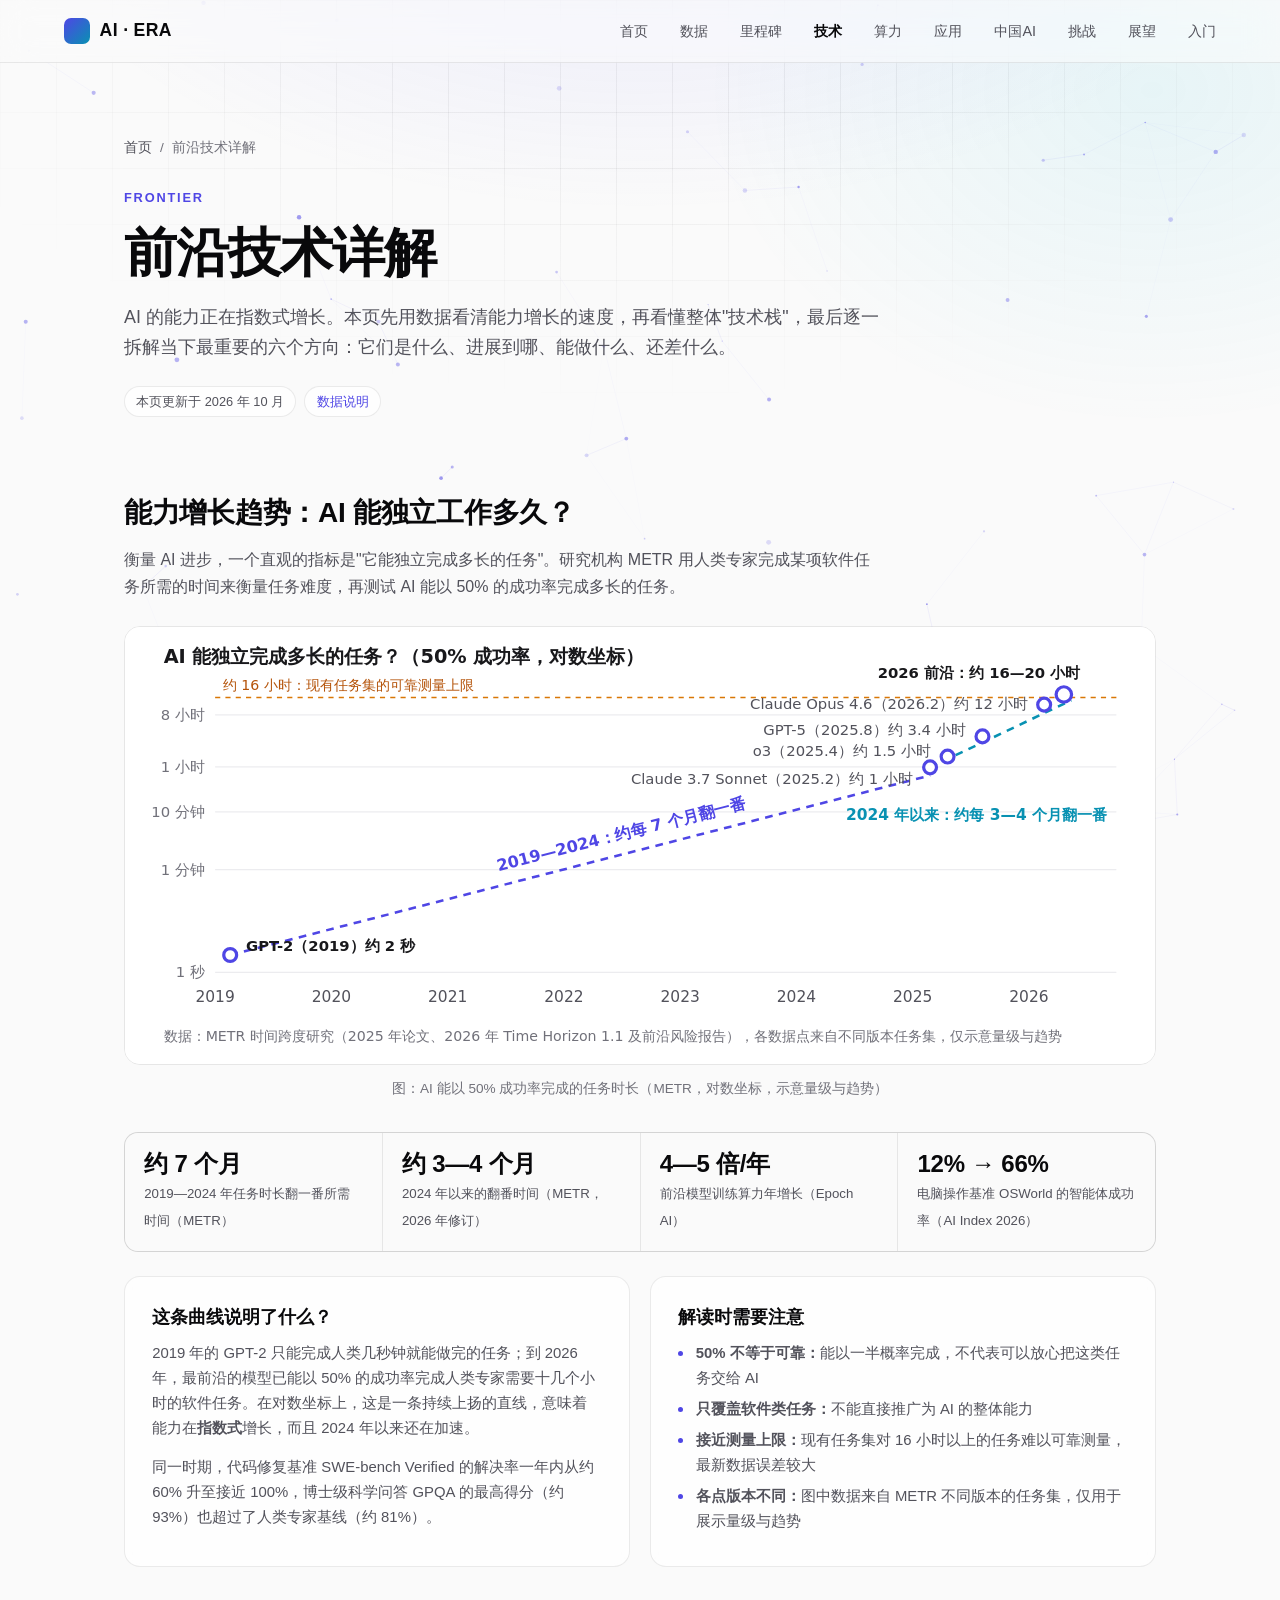
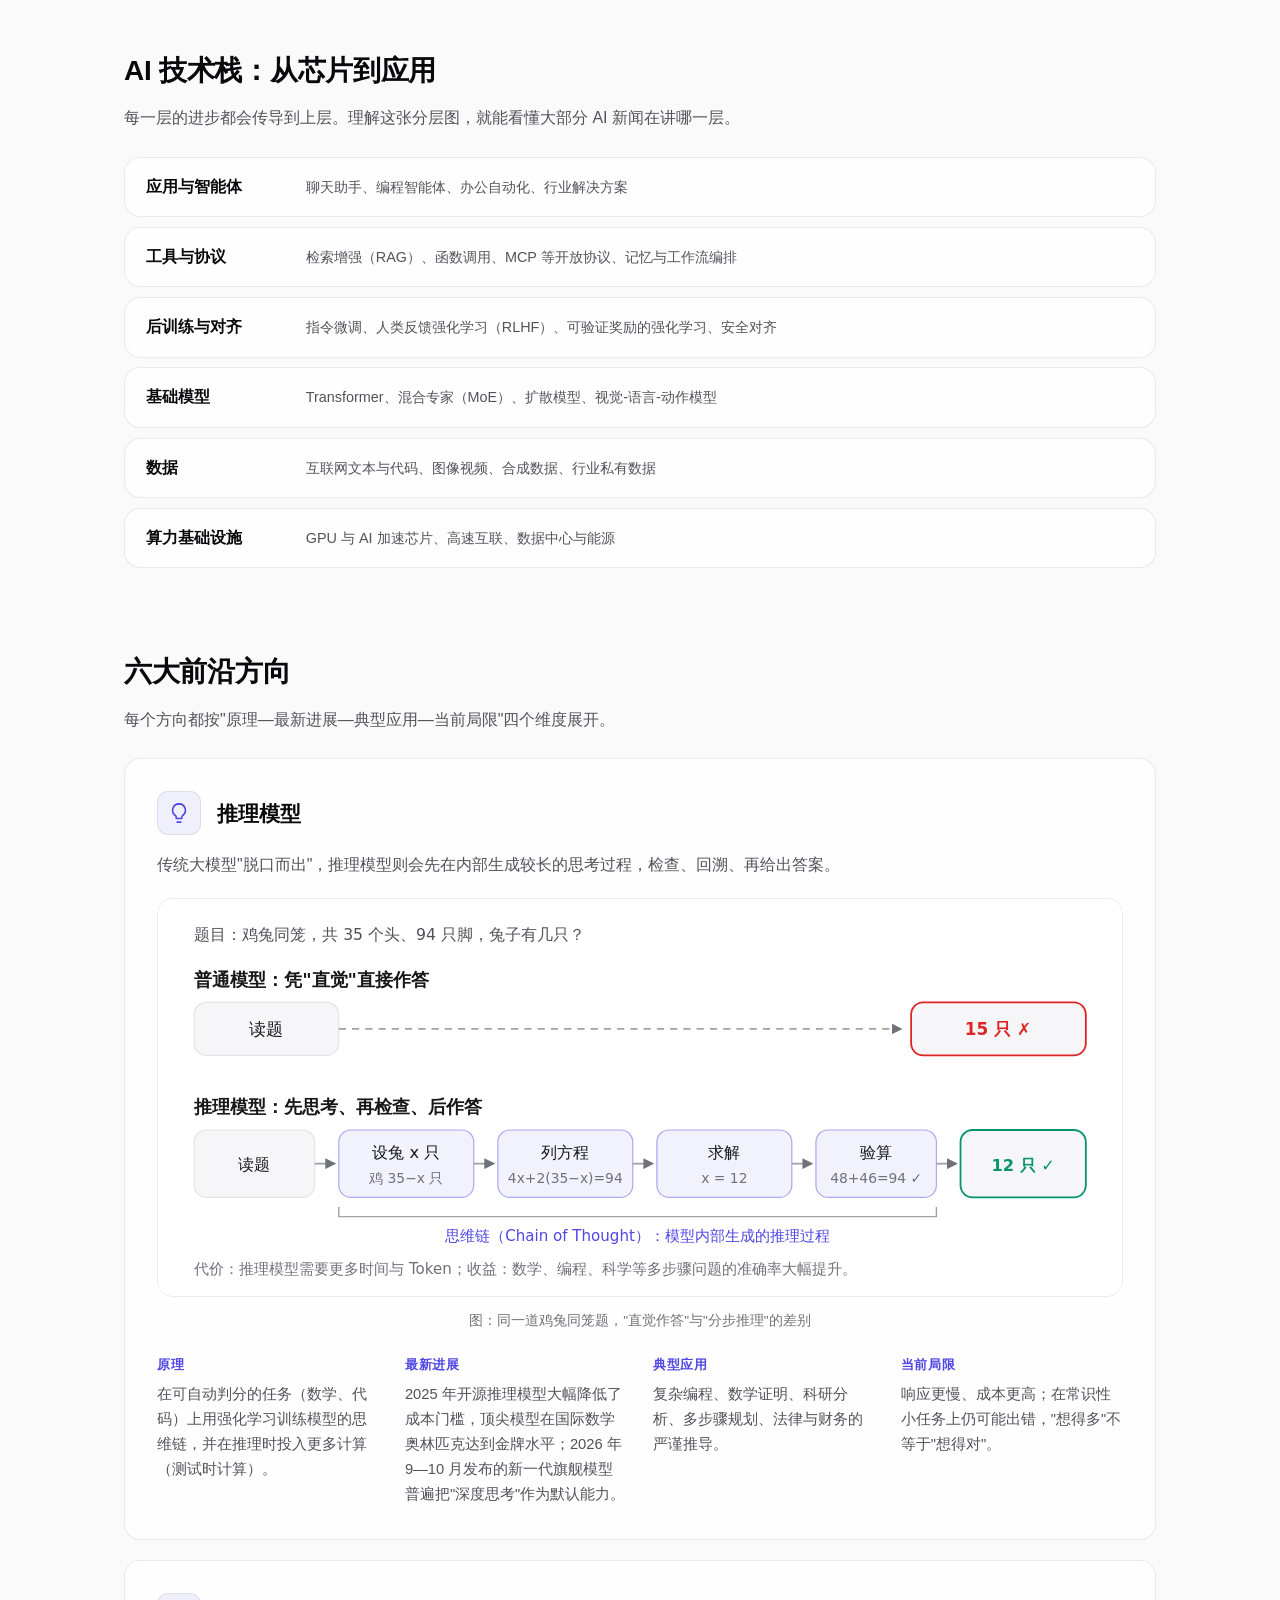
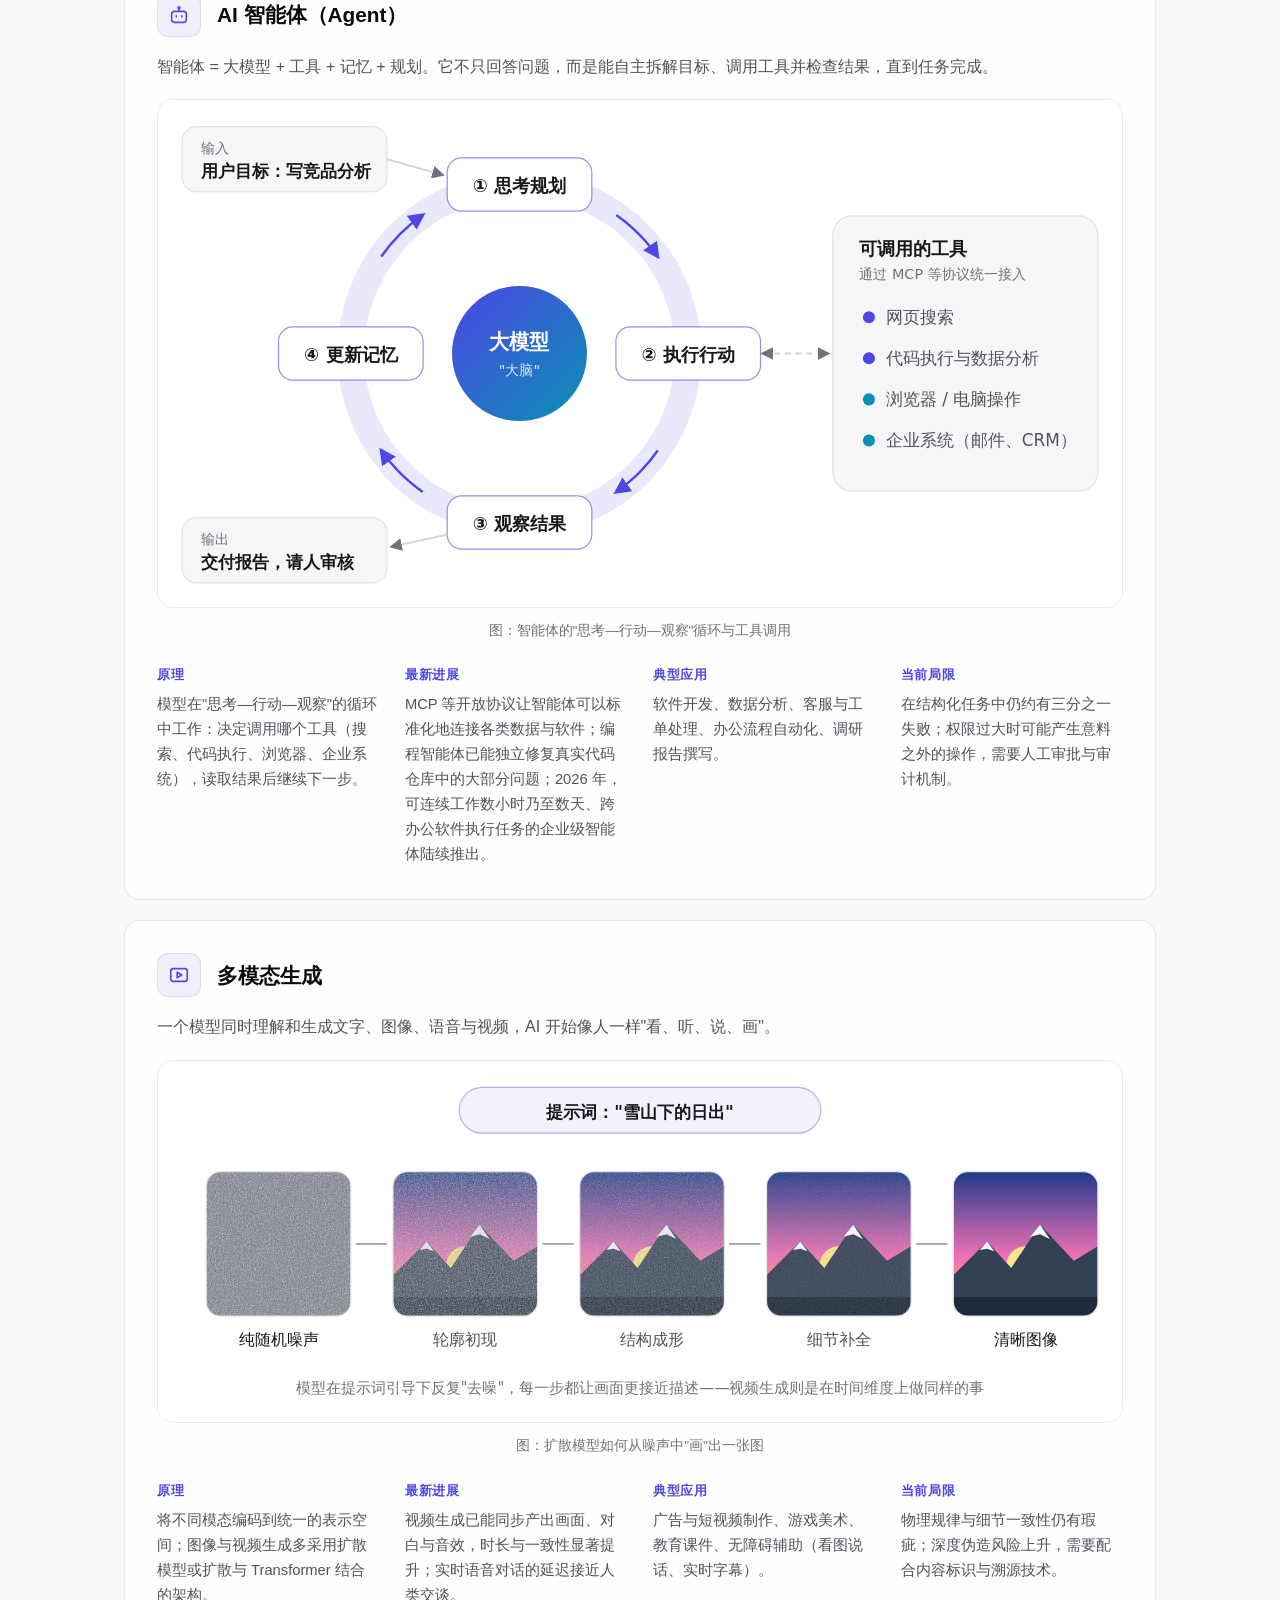
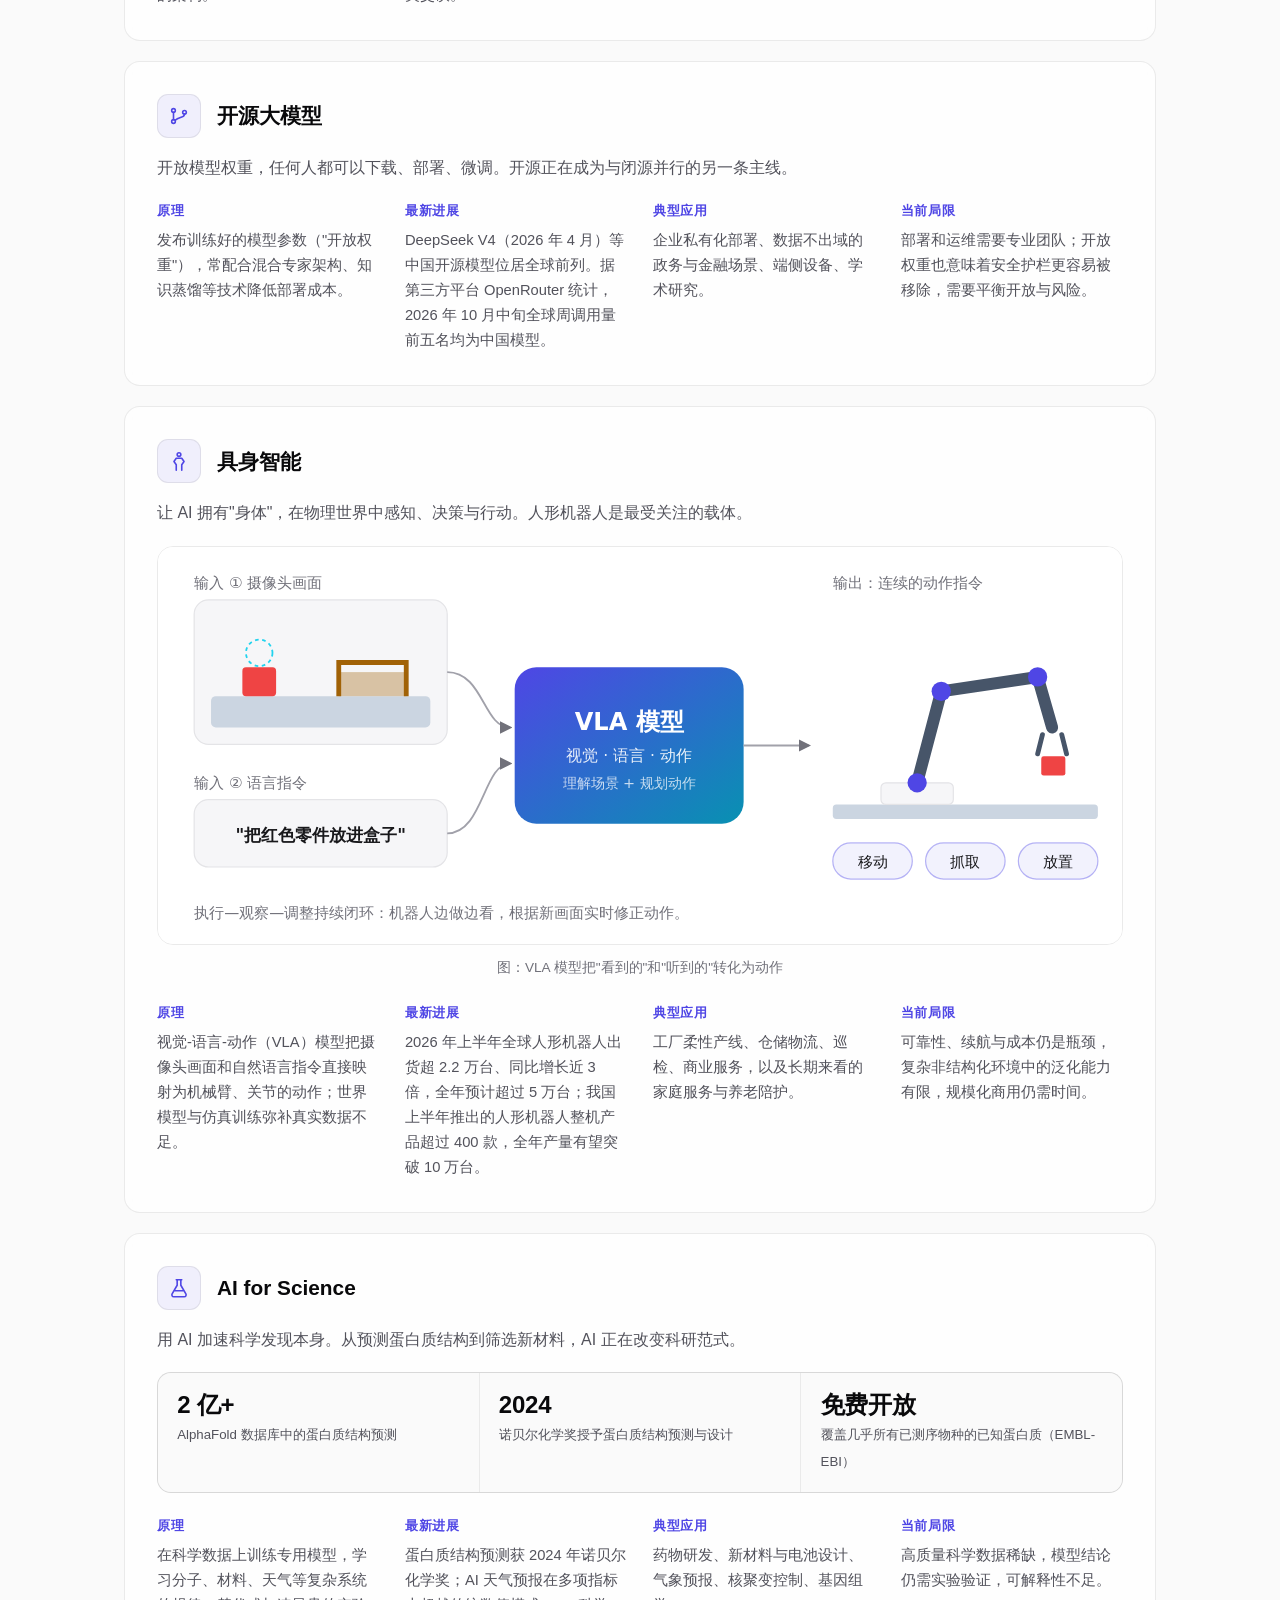
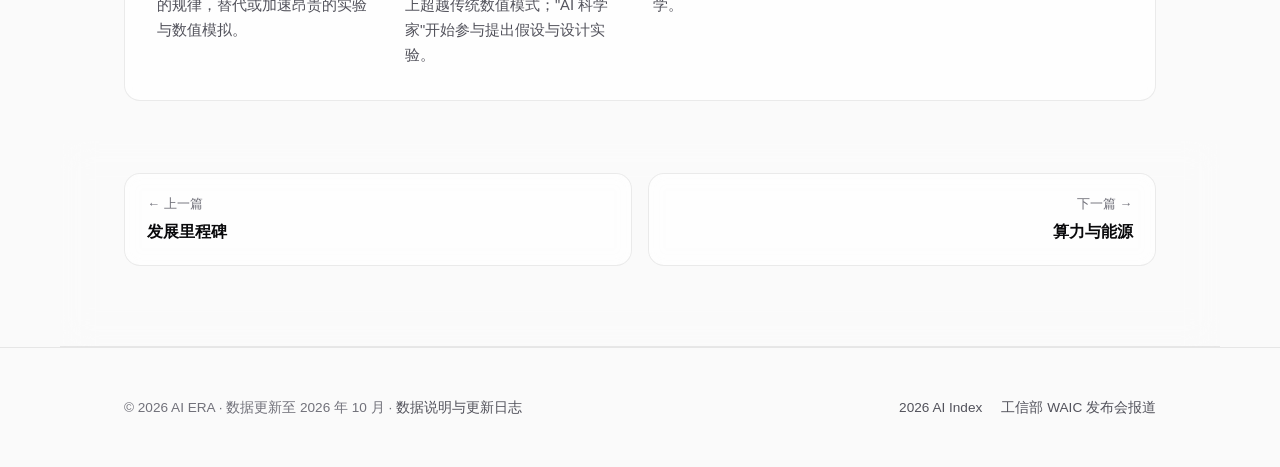
<file: pages/technology.html>
<!DOCTYPE html>
<html lang="zh-CN">
<head>
    <meta charset="UTF-8">
    <meta name="viewport" content="width=device-width, initial-scale=1.0">
    <title>前沿技术详解 · AI 时代</title>
    <meta name="description" content="详解推理模型、AI 智能体、多模态生成、开源大模型、具身智能与 AI for Science 的原理、进展、应用与局限。">
    <link rel="icon" href="data:image/svg+xml,%3Csvg xmlns='http://www.w3.org/2000/svg' viewBox='0 0 32 32'%3E%3Crect width='32' height='32' rx='8' fill='%23818cf8'/%3E%3C/svg%3E">
    <!-- 支持 JS 时回到首页外壳中嵌套展示；不支持 JS 时直接阅读本页 -->
    <script>if (location.protocol !== 'file:') location.replace('../#/technology');</script>
    <link rel="stylesheet" href="../style.css">
</head>
<body>
    <div class="bg-decor" aria-hidden="true"></div>
    <nav>
        <a class="logo" href="../index.html"><span class="logo-mark" aria-hidden="true"></span>AI · ERA</a>
        <a class="back-link" href="../index.html">← 返回首页</a>
    </nav>

    <main>
        <article class="page">
            <header class="container page-hero">
                <div class="breadcrumb"><a href="../index.html">首页</a><span aria-hidden="true">/</span><span>前沿技术详解</span></div>
                <span class="eyebrow">Frontier</span>
                <h1>前沿技术详解</h1>
                <p class="lead">AI 的能力正在指数式增长。本页先用数据看清能力增长的速度，再看懂整体"技术栈"，最后逐一拆解当下最重要的六个方向：它们是什么、进展到哪、能做什么、还差什么。</p>
                <div class="page-meta"><span class="tag">本页更新于 2026 年 10 月</span><a class="tag" href="about.html">数据说明</a></div>
            </header>

            <section class="page-section">
                <div class="container">
                    <h2>能力增长趋势：AI 能独立工作多久？</h2>
                    <p class="section-desc">衡量 AI 进步，一个直观的指标是"它能独立完成多长的任务"。研究机构 METR 用人类专家完成某项软件任务所需的时间来衡量任务难度，再测试 AI 能以 50% 的成功率完成多长的任务。</p>
                    <figure class="figure figure-wide reveal">
                        <img src="../images/time-horizon.svg" alt="AI 能独立完成的软件任务时长（METR 50% 时间跨度）对数坐标图：从 2019 年约 2 秒增长到 2026 年约 12 至 20 小时" width="800" height="340" loading="lazy">
                        <figcaption>图：AI 能以 50% 成功率完成的任务时长（METR，对数坐标，示意量级与趋势）</figcaption>
                    </figure>
                    <div class="kpi-strip reveal">
                        <div class="kpi"><strong>约 7 个月</strong><span>2019—2024 年任务时长翻一番所需时间（METR）</span></div>
                        <div class="kpi"><strong>约 3—4 个月</strong><span>2024 年以来的翻番时间（METR，2026 年修订）</span></div>
                        <div class="kpi"><strong>4—5 倍/年</strong><span>前沿模型训练算力年增长（Epoch AI）</span></div>
                        <div class="kpi"><strong>12% → 66%</strong><span>电脑操作基准 OSWorld 的智能体成功率（AI Index 2026）</span></div>
                    </div>
                    <div class="grid-2">
                        <div class="card info-card reveal">
                            <h3>这条曲线说明了什么？</h3>
                            <p>2019 年的 GPT-2 只能完成人类几秒钟就能做完的任务；到 2026 年，最前沿的模型已能以 50% 的成功率完成人类专家需要十几个小时的软件任务。在对数坐标上，这是一条持续上扬的直线，意味着能力在<strong>指数式</strong>增长，而且 2024 年以来还在加速。</p>
                            <p style="margin-top: 0.8rem;">同一时期，代码修复基准 SWE-bench Verified 的解决率一年内从约 60% 升至接近 100%，博士级科学问答 GPQA 的最高得分（约 93%）也超过了人类专家基线（约 81%）。</p>
                        </div>
                        <div class="card info-card reveal">
                            <h3>解读时需要注意</h3>
                            <ul class="dot-list">
                                <li><strong>50% 不等于可靠：</strong>能以一半概率完成，不代表可以放心把这类任务交给 AI</li>
                                <li><strong>只覆盖软件类任务：</strong>不能直接推广为 AI 的整体能力</li>
                                <li><strong>接近测量上限：</strong>现有任务集对 16 小时以上的任务难以可靠测量，最新数据误差较大</li>
                                <li><strong>各点版本不同：</strong>图中数据来自 METR 不同版本的任务集，仅用于展示量级与趋势</li>
                            </ul>
                        </div>
                    </div>
                </div>
            </section>

            <section class="page-section">
                <div class="container">
                    <h2>AI 技术栈：从芯片到应用</h2>
                    <p class="section-desc">每一层的进步都会传导到上层。理解这张分层图，就能看懂大部分 AI 新闻在讲哪一层。</p>
                    <div class="stack">
                        <div class="card stack-layer reveal"><strong>应用与智能体</strong><span>聊天助手、编程智能体、办公自动化、行业解决方案</span></div>
                        <div class="card stack-layer reveal"><strong>工具与协议</strong><span>检索增强（RAG）、函数调用、MCP 等开放协议、记忆与工作流编排</span></div>
                        <div class="card stack-layer reveal"><strong>后训练与对齐</strong><span>指令微调、人类反馈强化学习（RLHF）、可验证奖励的强化学习、安全对齐</span></div>
                        <div class="card stack-layer reveal"><strong>基础模型</strong><span>Transformer、混合专家（MoE）、扩散模型、视觉-语言-动作模型</span></div>
                        <div class="card stack-layer reveal"><strong>数据</strong><span>互联网文本与代码、图像视频、合成数据、行业私有数据</span></div>
                        <div class="card stack-layer reveal"><strong>算力基础设施</strong><span>GPU 与 AI 加速芯片、高速互联、数据中心与能源</span></div>
                    </div>
                </div>
            </section>

            <section class="page-section">
                <div class="container">
                    <h2>六大前沿方向</h2>
                    <p class="section-desc">每个方向都按"原理—最新进展—典型应用—当前局限"四个维度展开。</p>
                    <div class="stack-list">
                        <div class="card tech-detail reveal">
                            <div class="tech-detail-head">
                                <div class="tech-icon" aria-hidden="true"><svg viewBox="0 0 24 24" fill="none" stroke="currentColor" stroke-width="1.75" stroke-linecap="round" stroke-linejoin="round"><path d="M9 18h6M10 22h4M12 2a7 7 0 0 0-4 12.7c.6.5 1 1.3 1 2.1V18h6v-1.2c0-.8.4-1.6 1-2.1A7 7 0 0 0 12 2z"/></svg></div>
                                <h3>推理模型</h3>
                            </div>
                            <p>传统大模型"脱口而出"，推理模型则会先在内部生成较长的思考过程，检查、回溯、再给出答案。</p>
                            <figure class="figure">
                                <img src="../images/reasoning.svg" alt="普通模型直接作答与推理模型先思考再作答的对比示意图" loading="lazy">
                                <figcaption>图：同一道鸡兔同笼题，"直觉作答"与"分步推理"的差别</figcaption>
                            </figure>
                            <div class="detail-grid">
                                <div><h4>原理</h4><p>在可自动判分的任务（数学、代码）上用强化学习训练模型的思维链，并在推理时投入更多计算（测试时计算）。</p></div>
                                <div><h4>最新进展</h4><p>2025 年开源推理模型大幅降低了成本门槛，顶尖模型在国际数学奥林匹克达到金牌水平；2026 年 9—10 月发布的新一代旗舰模型普遍把"深度思考"作为默认能力。</p></div>
                                <div><h4>典型应用</h4><p>复杂编程、数学证明、科研分析、多步骤规划、法律与财务的严谨推导。</p></div>
                                <div><h4>当前局限</h4><p>响应更慢、成本更高；在常识性小任务上仍可能出错，"想得多"不等于"想得对"。</p></div>
                            </div>
                        </div>

                        <div class="card tech-detail reveal">
                            <div class="tech-detail-head">
                                <div class="tech-icon" aria-hidden="true"><svg viewBox="0 0 24 24" fill="none" stroke="currentColor" stroke-width="1.75" stroke-linecap="round" stroke-linejoin="round"><rect x="4" y="8" width="16" height="12" rx="3"/><path d="M12 8V5"/><circle cx="12" cy="4" r="1"/><path d="M9 13v1M15 13v1"/></svg></div>
                                <h3>AI 智能体（Agent）</h3>
                            </div>
                            <p>智能体 = 大模型 + 工具 + 记忆 + 规划。它不只回答问题，而是能自主拆解目标、调用工具并检查结果，直到任务完成。</p>
                            <figure class="figure">
                                <img src="../images/agent-loop.svg" alt="AI 智能体工作循环：思考规划、执行行动、观察结果、更新记忆，并调用外部工具" loading="lazy">
                                <figcaption>图：智能体的"思考—行动—观察"循环与工具调用</figcaption>
                            </figure>
                            <div class="detail-grid">
                                <div><h4>原理</h4><p>模型在"思考—行动—观察"的循环中工作：决定调用哪个工具（搜索、代码执行、浏览器、企业系统），读取结果后继续下一步。</p></div>
                                <div><h4>最新进展</h4><p>MCP 等开放协议让智能体可以标准化地连接各类数据与软件；编程智能体已能独立修复真实代码仓库中的大部分问题；2026 年，可连续工作数小时乃至数天、跨办公软件执行任务的企业级智能体陆续推出。</p></div>
                                <div><h4>典型应用</h4><p>软件开发、数据分析、客服与工单处理、办公流程自动化、调研报告撰写。</p></div>
                                <div><h4>当前局限</h4><p>在结构化任务中仍约有三分之一失败；权限过大时可能产生意料之外的操作，需要人工审批与审计机制。</p></div>
                            </div>
                        </div>

                        <div class="card tech-detail reveal">
                            <div class="tech-detail-head">
                                <div class="tech-icon" aria-hidden="true"><svg viewBox="0 0 24 24" fill="none" stroke="currentColor" stroke-width="1.75" stroke-linecap="round" stroke-linejoin="round"><rect x="3" y="5" width="18" height="14" rx="3"/><path d="m10 9 5 3-5 3z"/></svg></div>
                                <h3>多模态生成</h3>
                            </div>
                            <p>一个模型同时理解和生成文字、图像、语音与视频，AI 开始像人一样"看、听、说、画"。</p>
                            <figure class="figure">
                                <img src="../images/diffusion.svg" alt="扩散模型从纯噪声逐步去噪生成图像的过程示意" loading="lazy">
                                <figcaption>图：扩散模型如何从噪声中"画"出一张图</figcaption>
                            </figure>
                            <div class="detail-grid">
                                <div><h4>原理</h4><p>将不同模态编码到统一的表示空间；图像与视频生成多采用扩散模型或扩散与 Transformer 结合的架构。</p></div>
                                <div><h4>最新进展</h4><p>视频生成已能同步产出画面、对白与音效，时长与一致性显著提升；实时语音对话的延迟接近人类交谈。</p></div>
                                <div><h4>典型应用</h4><p>广告与短视频制作、游戏美术、教育课件、无障碍辅助（看图说话、实时字幕）。</p></div>
                                <div><h4>当前局限</h4><p>物理规律与细节一致性仍有瑕疵；深度伪造风险上升，需要配合内容标识与溯源技术。</p></div>
                            </div>
                        </div>

                        <div class="card tech-detail reveal">
                            <div class="tech-detail-head">
                                <div class="tech-icon" aria-hidden="true"><svg viewBox="0 0 24 24" fill="none" stroke="currentColor" stroke-width="1.75" stroke-linecap="round" stroke-linejoin="round"><circle cx="6" cy="6" r="2"/><circle cx="6" cy="18" r="2"/><circle cx="18" cy="8" r="2"/><path d="M6 8v8M18 10c0 4-6 3-10 6.5"/></svg></div>
                                <h3>开源大模型</h3>
                            </div>
                            <p>开放模型权重，任何人都可以下载、部署、微调。开源正在成为与闭源并行的另一条主线。</p>
                            <div class="detail-grid">
                                <div><h4>原理</h4><p>发布训练好的模型参数（"开放权重"），常配合混合专家架构、知识蒸馏等技术降低部署成本。</p></div>
                                <div><h4>最新进展</h4><p>DeepSeek V4（2026 年 4 月）等中国开源模型位居全球前列。据第三方平台 OpenRouter 统计，2026 年 10 月中旬全球周调用量前五名均为中国模型。</p></div>
                                <div><h4>典型应用</h4><p>企业私有化部署、数据不出域的政务与金融场景、端侧设备、学术研究。</p></div>
                                <div><h4>当前局限</h4><p>部署和运维需要专业团队；开放权重也意味着安全护栏更容易被移除，需要平衡开放与风险。</p></div>
                            </div>
                        </div>

                        <div class="card tech-detail reveal">
                            <div class="tech-detail-head">
                                <div class="tech-icon" aria-hidden="true"><svg viewBox="0 0 24 24" fill="none" stroke="currentColor" stroke-width="1.75" stroke-linecap="round" stroke-linejoin="round"><circle cx="12" cy="5" r="2"/><path d="M9 22v-6l-2.5-3.5L9 9h6l2.5 3.5L15 16v6"/></svg></div>
                                <h3>具身智能</h3>
                            </div>
                            <p>让 AI 拥有"身体"，在物理世界中感知、决策与行动。人形机器人是最受关注的载体。</p>
                            <figure class="figure">
                                <img src="../images/vla.svg" alt="视觉-语言-动作模型示意：摄像头画面与语言指令输入模型，输出机械臂动作" loading="lazy">
                                <figcaption>图：VLA 模型把"看到的"和"听到的"转化为动作</figcaption>
                            </figure>
                            <div class="detail-grid">
                                <div><h4>原理</h4><p>视觉-语言-动作（VLA）模型把摄像头画面和自然语言指令直接映射为机械臂、关节的动作；世界模型与仿真训练弥补真实数据不足。</p></div>
                                <div><h4>最新进展</h4><p>2026 年上半年全球人形机器人出货超 2.2 万台、同比增长近 3 倍，全年预计超过 5 万台；我国上半年推出的人形机器人整机产品超过 400 款，全年产量有望突破 10 万台。</p></div>
                                <div><h4>典型应用</h4><p>工厂柔性产线、仓储物流、巡检、商业服务，以及长期来看的家庭服务与养老陪护。</p></div>
                                <div><h4>当前局限</h4><p>可靠性、续航与成本仍是瓶颈，复杂非结构化环境中的泛化能力有限，规模化商用仍需时间。</p></div>
                            </div>
                        </div>

                        <div class="card tech-detail reveal">
                            <div class="tech-detail-head">
                                <div class="tech-icon" aria-hidden="true"><svg viewBox="0 0 24 24" fill="none" stroke="currentColor" stroke-width="1.75" stroke-linecap="round" stroke-linejoin="round"><path d="M9 3h6M10 3v6l-5.5 9.5A2 2 0 0 0 6.2 21.5h11.6a2 2 0 0 0 1.7-3L14 9V3"/><path d="M7.5 15h9"/></svg></div>
                                <h3>AI for Science</h3>
                            </div>
                            <p>用 AI 加速科学发现本身。从预测蛋白质结构到筛选新材料，AI 正在改变科研范式。</p>
                            <div class="kpi-strip">
                                <div class="kpi"><strong>2 亿+</strong><span>AlphaFold 数据库中的蛋白质结构预测</span></div>
                                <div class="kpi"><strong>2024</strong><span>诺贝尔化学奖授予蛋白质结构预测与设计</span></div>
                                <div class="kpi"><strong>免费开放</strong><span>覆盖几乎所有已测序物种的已知蛋白质（EMBL-EBI）</span></div>
                            </div>
                            <div class="detail-grid">
                                <div><h4>原理</h4><p>在科学数据上训练专用模型，学习分子、材料、天气等复杂系统的规律，替代或加速昂贵的实验与数值模拟。</p></div>
                                <div><h4>最新进展</h4><p>蛋白质结构预测获 2024 年诺贝尔化学奖；AI 天气预报在多项指标上超越传统数值模式；"AI 科学家"开始参与提出假设与设计实验。</p></div>
                                <div><h4>典型应用</h4><p>药物研发、新材料与电池设计、气象预报、核聚变控制、基因组学。</p></div>
                                <div><h4>当前局限</h4><p>高质量科学数据稀缺，模型结论仍需实验验证，可解释性不足。</p></div>
                            </div>
                        </div>
                    </div>
                </div>
            </section>

            <nav class="container page-pager" aria-label="专题翻页">
                <a class="card pager-link prev" href="timeline.html"><small>← 上一篇</small><strong>发展里程碑</strong></a>
                <a class="card pager-link next" href="compute.html"><small>下一篇 →</small><strong>算力与能源</strong></a>
            </nav>
        </article>
    </main>
</body>
</html>
</file>
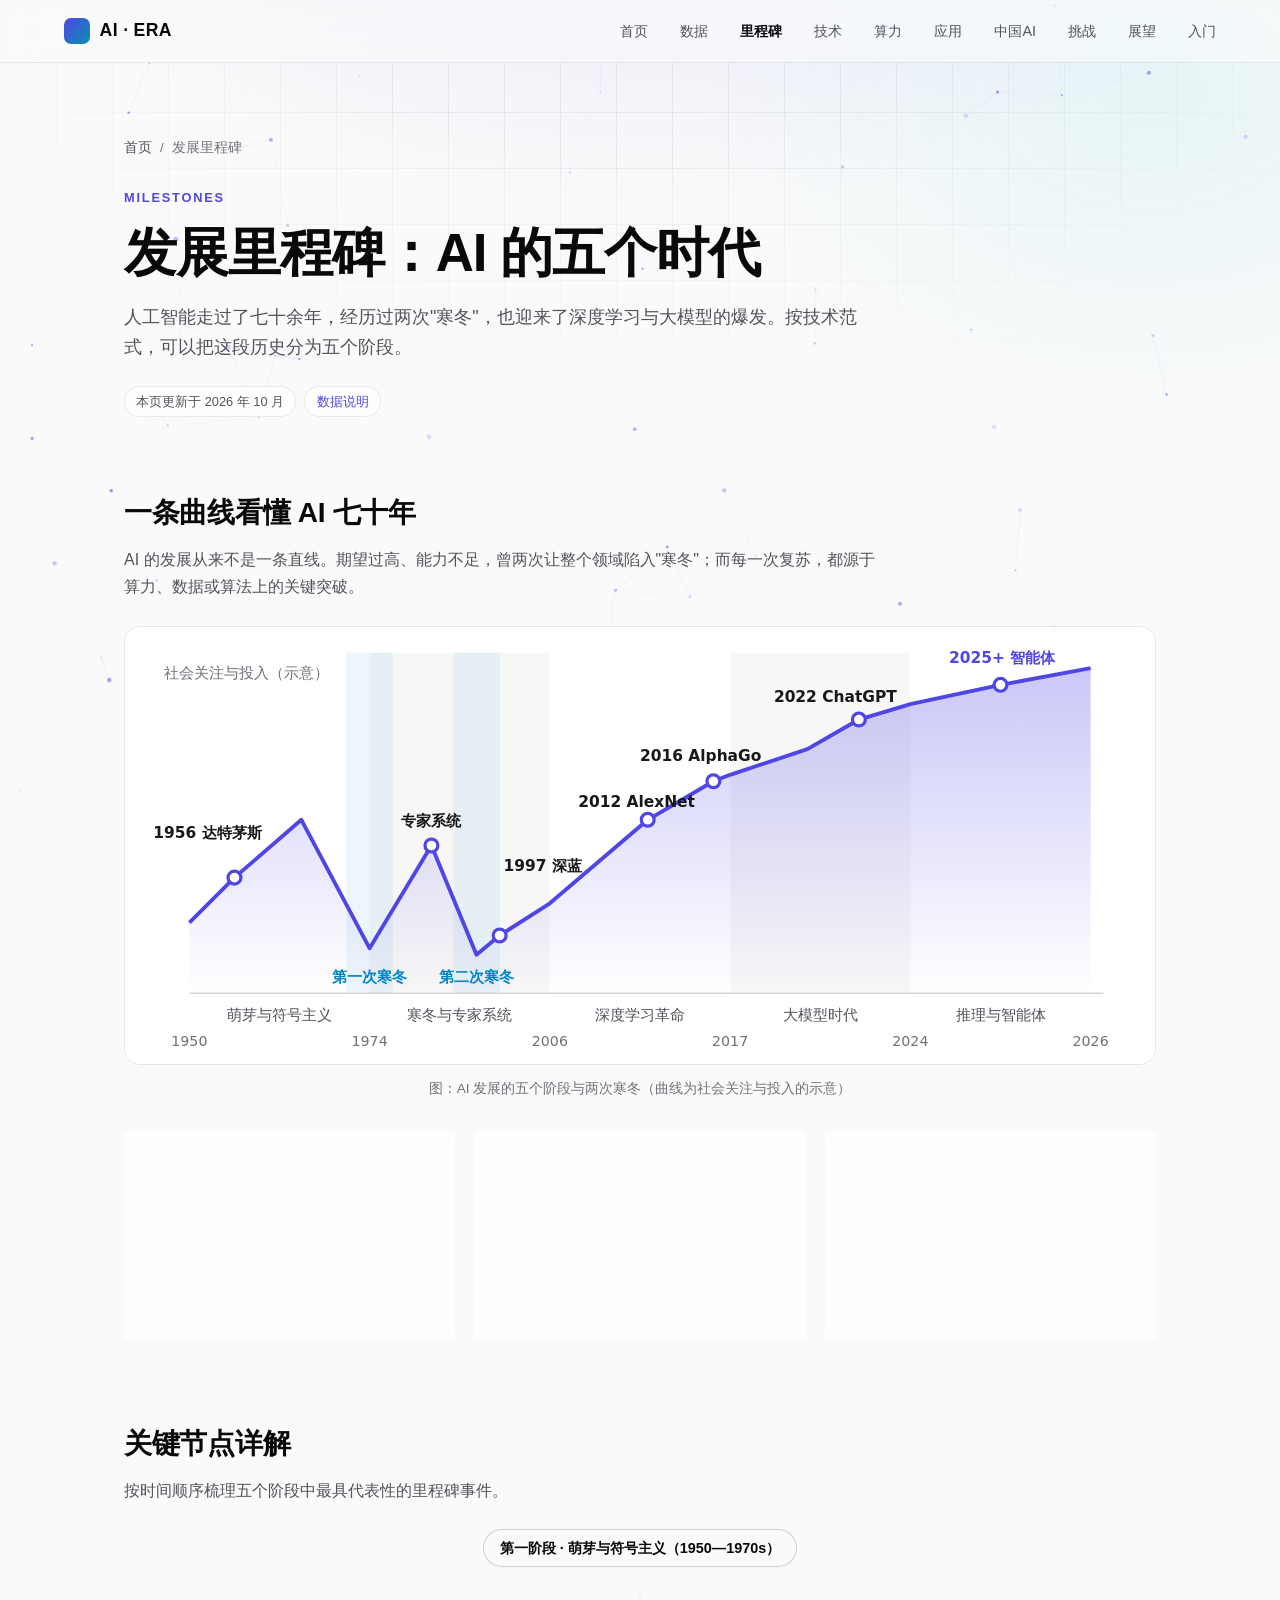
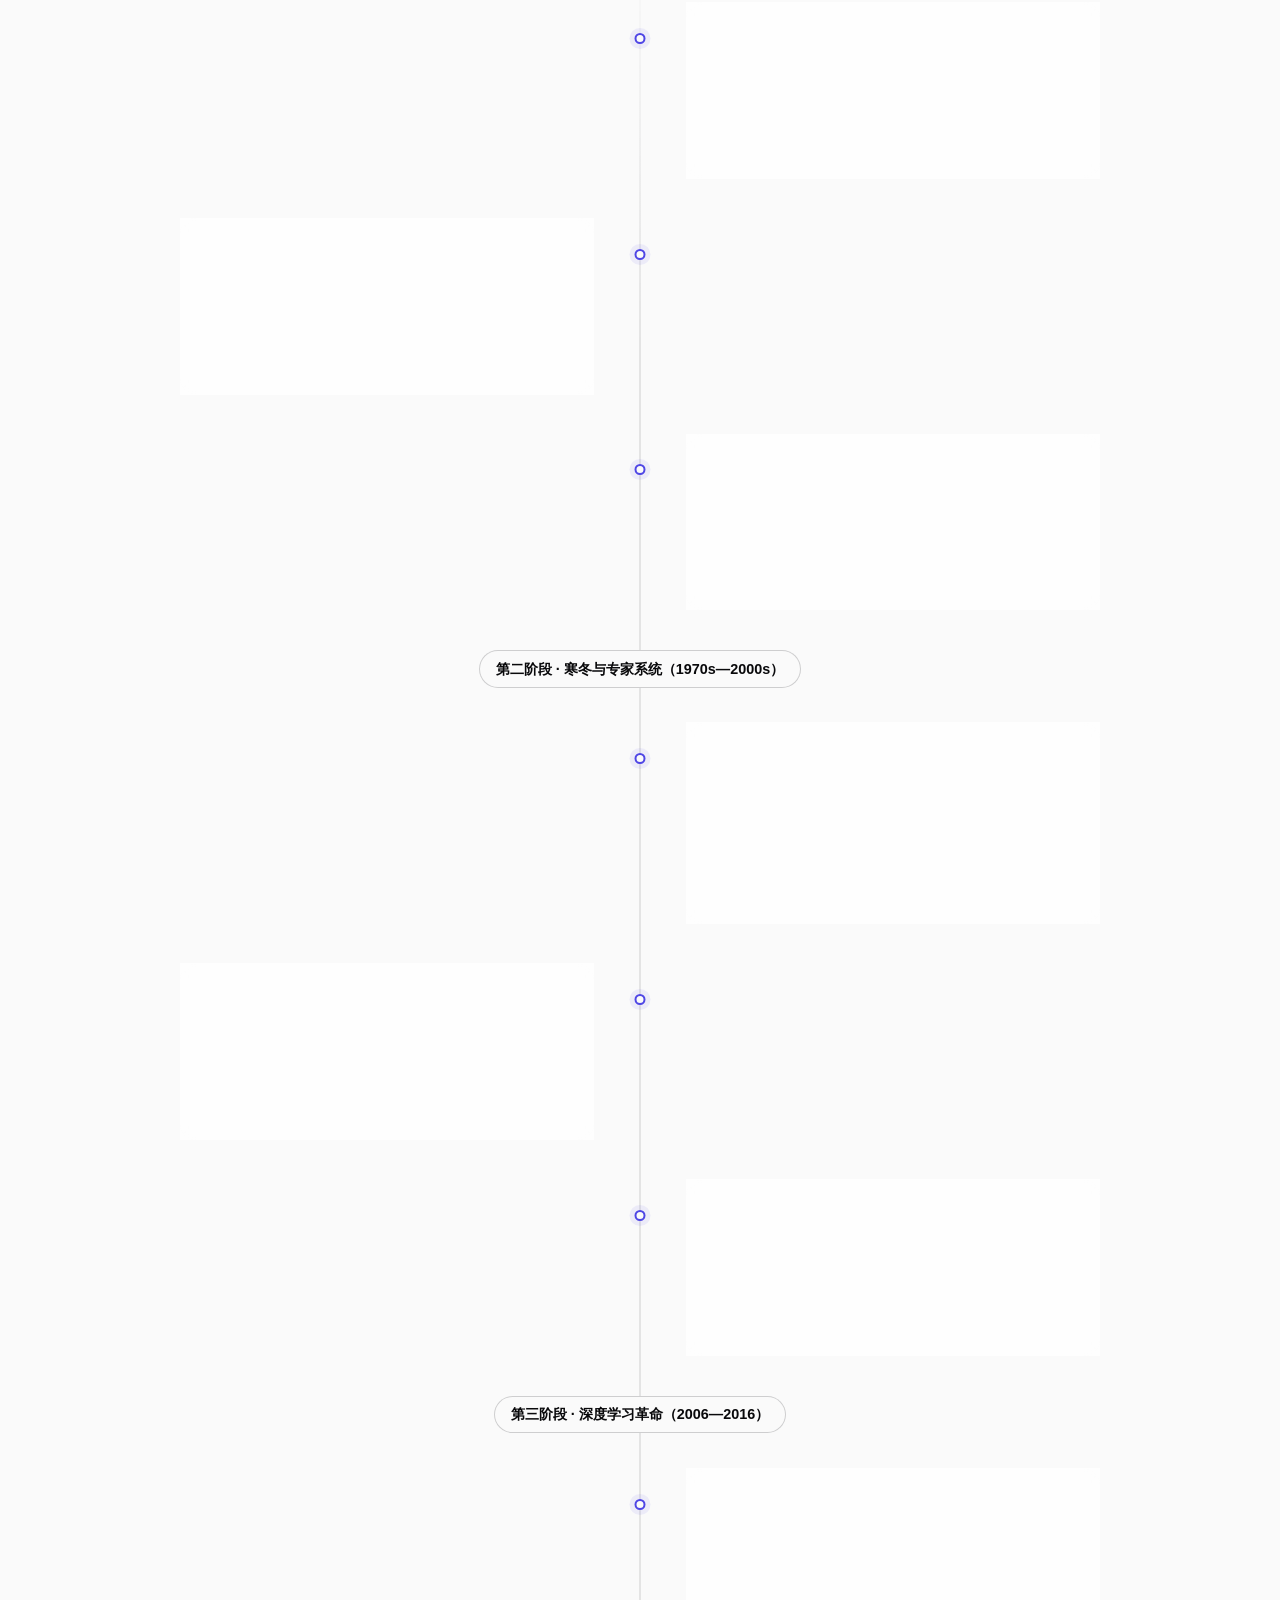
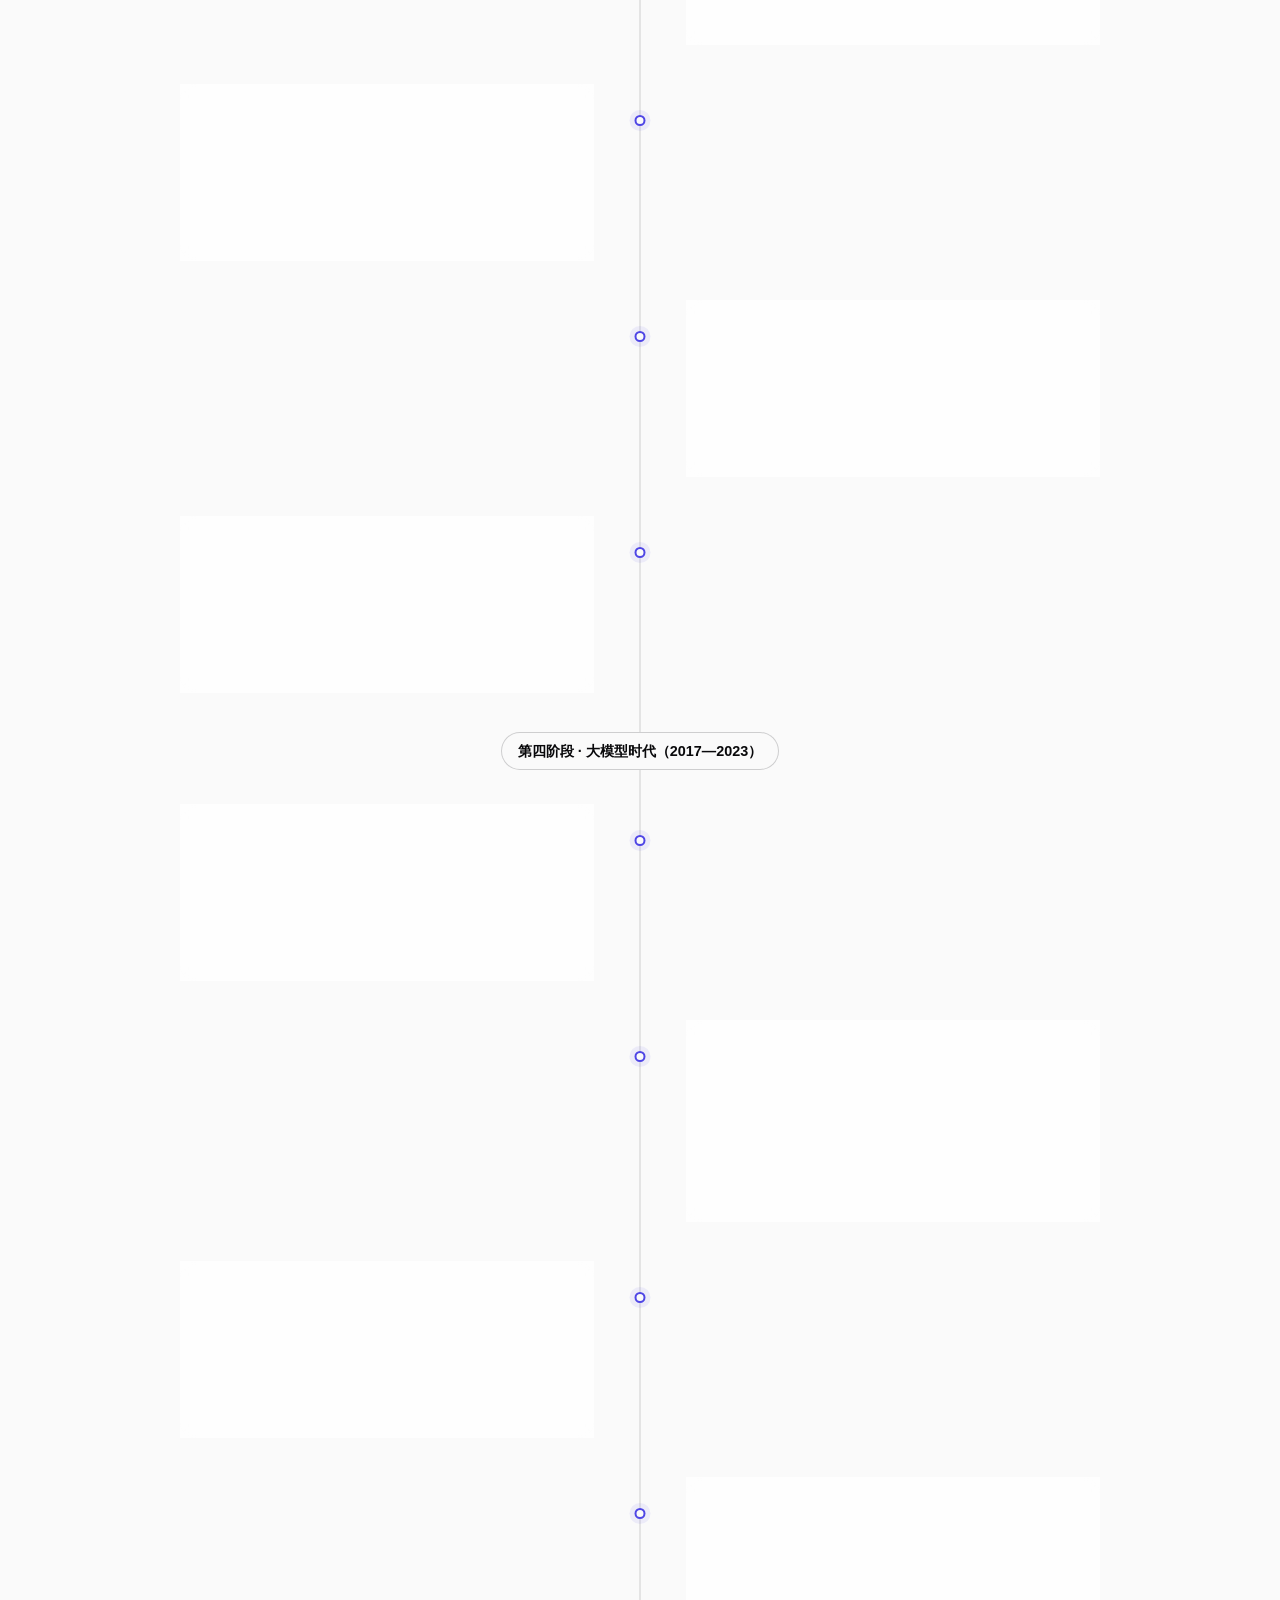
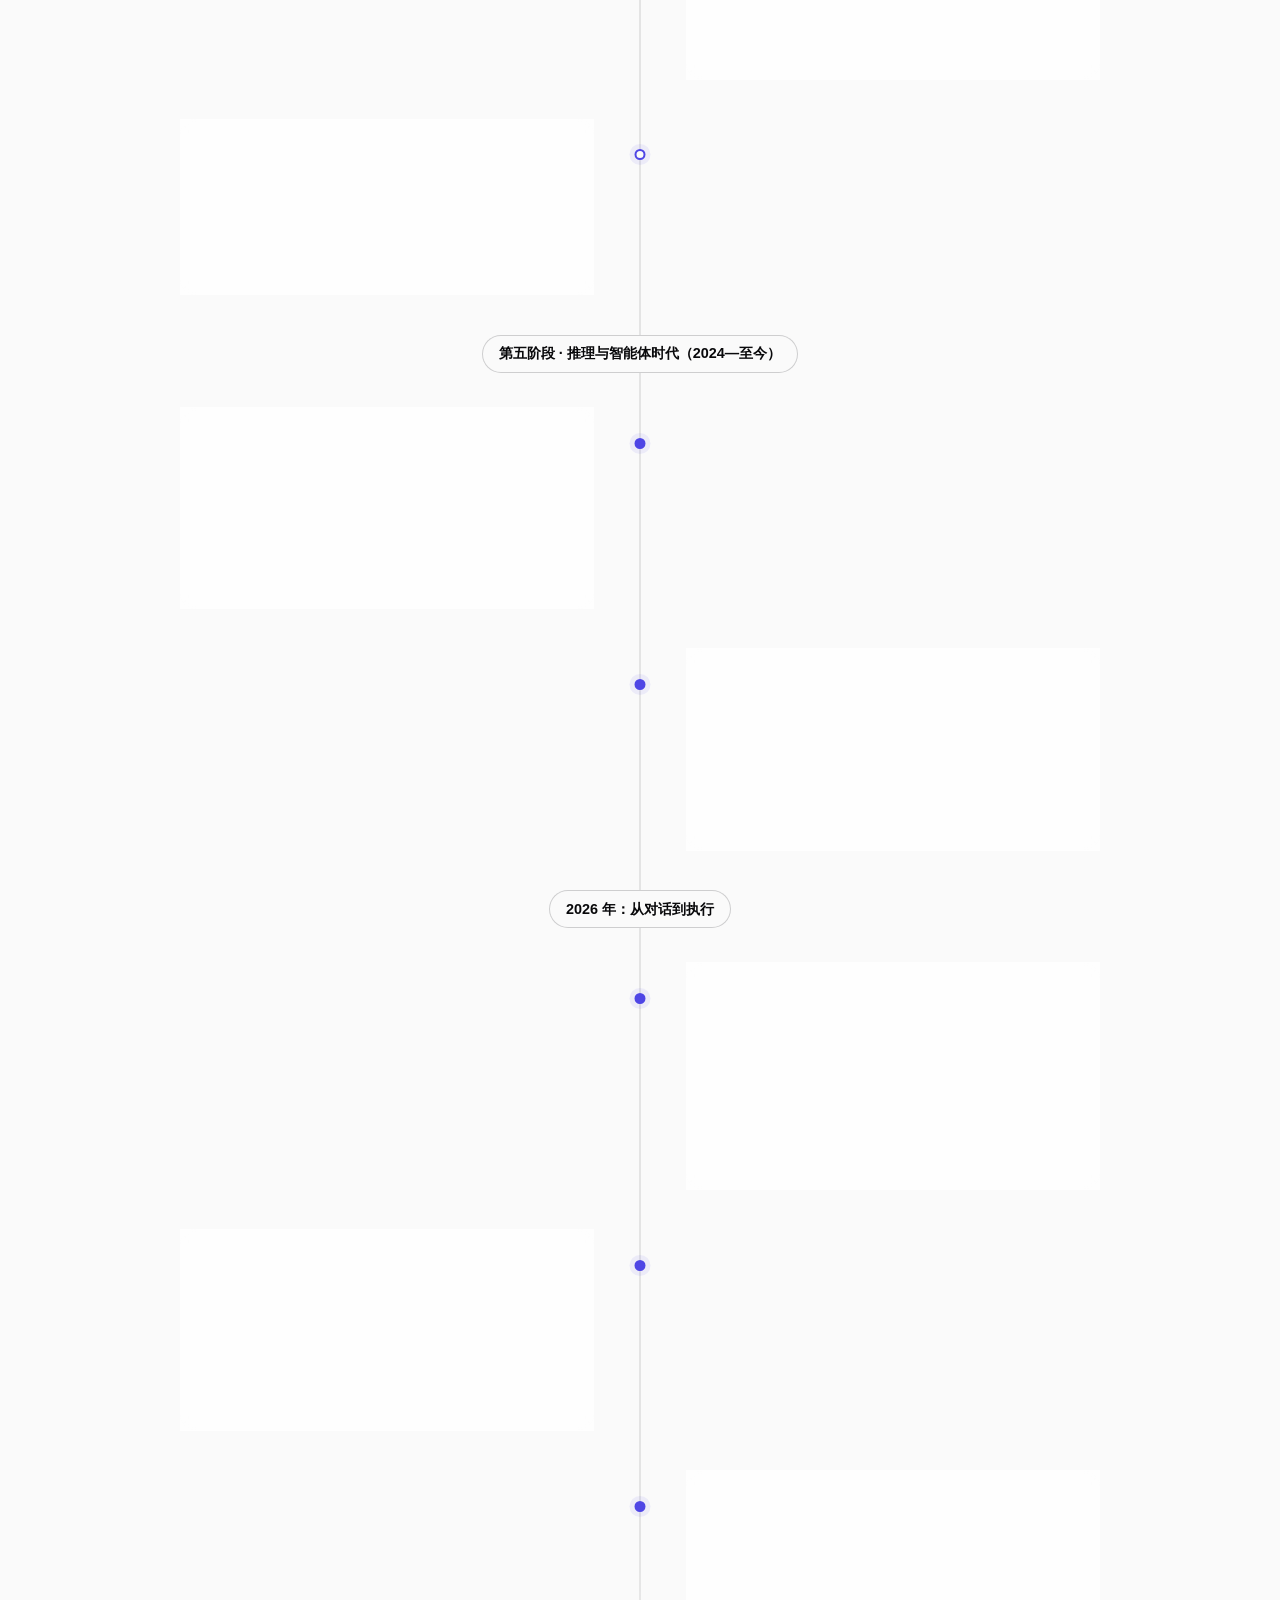
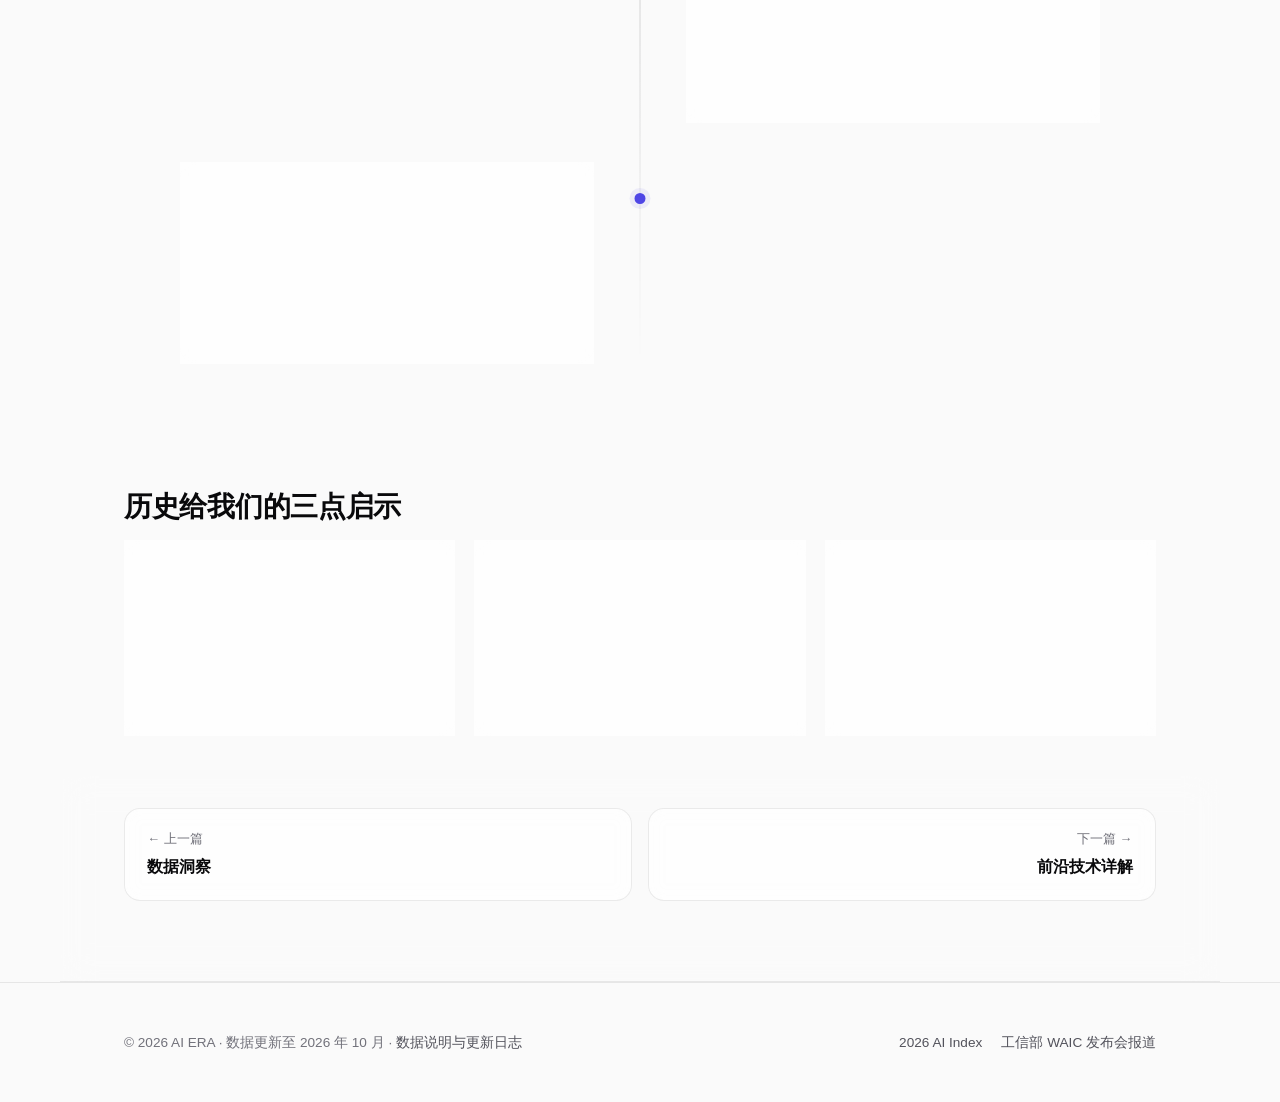
<file: pages/timeline.html>
<!DOCTYPE html>
<html lang="zh-CN">
<head>
    <meta charset="UTF-8">
    <meta name="viewport" content="width=device-width, initial-scale=1.0">
    <title>发展里程碑 · AI 时代</title>
    <meta name="description" content="人工智能七十余年发展史：从图灵测试、达特茅斯会议、深度学习革命到大模型与智能体时代的关键节点。">
    <link rel="icon" href="data:image/svg+xml,%3Csvg xmlns='http://www.w3.org/2000/svg' viewBox='0 0 32 32'%3E%3Crect width='32' height='32' rx='8' fill='%23818cf8'/%3E%3C/svg%3E">
    <!-- 支持 JS 时回到首页外壳中嵌套展示；不支持 JS 时直接阅读本页 -->
    <script>if (location.protocol !== 'file:') location.replace('../#/timeline');</script>
    <link rel="stylesheet" href="../style.css">
</head>
<body>
    <div class="bg-decor" aria-hidden="true"></div>
    <nav>
        <a class="logo" href="../index.html"><span class="logo-mark" aria-hidden="true"></span>AI · ERA</a>
        <a class="back-link" href="../index.html">← 返回首页</a>
    </nav>

    <main>
        <article class="page">
            <header class="container page-hero">
                <div class="breadcrumb"><a href="../index.html">首页</a><span aria-hidden="true">/</span><span>发展里程碑</span></div>
                <span class="eyebrow">Milestones</span>
                <h1>发展里程碑：AI 的五个时代</h1>
                <p class="lead">人工智能走过了七十余年，经历过两次"寒冬"，也迎来了深度学习与大模型的爆发。按技术范式，可以把这段历史分为五个阶段。</p>
                <div class="page-meta"><span class="tag">本页更新于 2026 年 10 月</span><a class="tag" href="about.html">数据说明</a></div>
            </header>

            <section class="page-section">
                <div class="container">
                    <h2>一条曲线看懂 AI 七十年</h2>
                    <p class="section-desc">AI 的发展从来不是一条直线。期望过高、能力不足，曾两次让整个领域陷入"寒冬"；而每一次复苏，都源于算力、数据或算法上的关键突破。</p>
                    <figure class="figure figure-wide reveal">
                        <img src="../images/five-eras.svg" alt="人工智能七十年的起伏曲线：两次寒冬后，深度学习与大模型带来持续高涨" width="800" height="340" loading="lazy">
                        <figcaption>图：AI 发展的五个阶段与两次寒冬（曲线为社会关注与投入的示意）</figcaption>
                    </figure>
                    <div class="grid-3">
                        <div class="card info-card reveal">
                            <span class="card-kicker">为什么会有寒冬？</span>
                            <p>早期研究者乐观地预言"十年内机器就能像人一样思考"，但当时的计算机算力极其有限，规则系统也无法应对真实世界的复杂性。承诺落空后，政府与企业大幅削减投入。</p>
                        </div>
                        <div class="card info-card reveal">
                            <span class="card-kicker">什么带来了复苏？</span>
                            <p>GPU 让神经网络的训练速度提升了数十倍，互联网积累了海量数据，反向传播等算法日益成熟。三者在 2012 年前后同时就位，深度学习一举突破。</p>
                        </div>
                        <div class="card info-card reveal">
                            <span class="card-kicker">这一次会不同吗？</span>
                            <p>与以往不同，如今 AI 已产生大规模真实收入：88% 的企业组织在使用 AI，生成式 AI 三年内普及到 53% 的人口。但"能力参差不齐"仍提醒我们保持理性预期。</p>
                        </div>
                    </div>
                </div>
            </section>

            <section class="page-section">
                <div class="container">
                    <h2>关键节点详解</h2>
                    <p class="section-desc">按时间顺序梳理五个阶段中最具代表性的里程碑事件。</p>
                    <div class="timeline">
                        <div class="era-title">第一阶段 · 萌芽与符号主义（1950—1970s）</div>
                        <div class="timeline-item reveal">
                            <div class="timeline-dot"></div>
                            <div class="card timeline-content">
                                <div class="timeline-year">1950</div>
                                <h3>图灵提出"模仿游戏"</h3>
                                <p>图灵发表《计算机器与智能》，提出用"图灵测试"判断机器能否思考，奠定了 AI 的哲学起点。</p>
                            </div>
                        </div>
                        <div class="timeline-item reveal">
                            <div class="timeline-dot"></div>
                            <div class="card timeline-content">
                                <div class="timeline-year">1956</div>
                                <h3>达特茅斯会议</h3>
                                <p>麦卡锡、明斯基、香农等人在达特茅斯学院召开研讨会，"人工智能"一词正式诞生。</p>
                            </div>
                        </div>
                        <div class="timeline-item reveal">
                            <div class="timeline-dot"></div>
                            <div class="card timeline-content">
                                <div class="timeline-year">1966</div>
                                <h3>ELIZA 聊天程序</h3>
                                <p>MIT 的 ELIZA 通过简单的模式匹配模拟心理咨询师对话，是最早的聊天机器人之一。</p>
                            </div>
                        </div>

                        <div class="era-title">第二阶段 · 寒冬与专家系统（1970s—2000s）</div>
                        <div class="timeline-item reveal">
                            <div class="timeline-dot"></div>
                            <div class="card timeline-content">
                                <div class="timeline-year">1970s—1980s</div>
                                <h3>两次 AI 寒冬</h3>
                                <p>早期承诺远超实际能力，研究经费大幅削减；专家系统一度在商业上取得成功，但维护成本高、难以扩展。</p>
                            </div>
                        </div>
                        <div class="timeline-item reveal">
                            <div class="timeline-dot"></div>
                            <div class="card timeline-content">
                                <div class="timeline-year">1986</div>
                                <h3>反向传播算法普及</h3>
                                <p>鲁梅尔哈特、辛顿等人系统阐述反向传播，使多层神经网络的训练成为可能。</p>
                            </div>
                        </div>
                        <div class="timeline-item reveal">
                            <div class="timeline-dot"></div>
                            <div class="card timeline-content">
                                <div class="timeline-year">1997</div>
                                <h3>深蓝战胜卡斯帕罗夫</h3>
                                <p>IBM 深蓝击败国际象棋世界冠军，展示了专用搜索算法与强大算力的威力。</p>
                            </div>
                        </div>

                        <div class="era-title">第三阶段 · 深度学习革命（2006—2016）</div>
                        <div class="timeline-item reveal">
                            <div class="timeline-dot"></div>
                            <div class="card timeline-content">
                                <div class="timeline-year">2006</div>
                                <h3>"深度学习"复兴</h3>
                                <p>辛顿等人提出深度信念网络的逐层训练方法，神经网络研究重新受到重视。</p>
                            </div>
                        </div>
                        <div class="timeline-item reveal">
                            <div class="timeline-dot"></div>
                            <div class="card timeline-content">
                                <div class="timeline-year">2012</div>
                                <h3>AlexNet 引爆计算机视觉</h3>
                                <p>基于 GPU 训练的卷积神经网络在 ImageNet 竞赛中大幅领先，深度学习进入黄金时代。</p>
                            </div>
                        </div>
                        <div class="timeline-item reveal">
                            <div class="timeline-dot"></div>
                            <div class="card timeline-content">
                                <div class="timeline-year">2014</div>
                                <h3>生成对抗网络（GAN）</h3>
                                <p>古德费洛提出 GAN，让 AI 第一次能生成逼真的图像，开启了生成式模型研究热潮。</p>
                            </div>
                        </div>
                        <div class="timeline-item reveal">
                            <div class="timeline-dot"></div>
                            <div class="card timeline-content">
                                <div class="timeline-year">2016</div>
                                <h3>AlphaGo 战胜李世石</h3>
                                <p>DeepMind 结合深度学习与强化学习，在被认为最难的棋类游戏围棋上击败人类顶尖棋手。</p>
                            </div>
                        </div>

                        <div class="era-title">第四阶段 · 大模型时代（2017—2023）</div>
                        <div class="timeline-item reveal">
                            <div class="timeline-dot"></div>
                            <div class="card timeline-content">
                                <div class="timeline-year">2017</div>
                                <h3>Transformer 架构</h3>
                                <p>谷歌论文《Attention Is All You Need》提出基于注意力机制的 Transformer，成为此后大模型的通用底座。</p>
                            </div>
                        </div>
                        <div class="timeline-item reveal">
                            <div class="timeline-dot"></div>
                            <div class="card timeline-content">
                                <div class="timeline-year">2018—2020</div>
                                <h3>预训练范式确立</h3>
                                <p>BERT、GPT 系列证明"海量数据预训练 + 下游微调"的有效性；2020 年 GPT-3 以 1750 亿参数展示出惊人的少样本学习能力。</p>
                            </div>
                        </div>
                        <div class="timeline-item reveal">
                            <div class="timeline-dot"></div>
                            <div class="card timeline-content">
                                <div class="timeline-year">2020</div>
                                <h3>AlphaFold 2 破解蛋白质结构预测</h3>
                                <p>在 CASP14 评测中达到接近实验精度的水平，被视为 AI 推动基础科学的标志性突破。</p>
                            </div>
                        </div>
                        <div class="timeline-item reveal">
                            <div class="timeline-dot"></div>
                            <div class="card timeline-content">
                                <div class="timeline-year">2022</div>
                                <h3>生成式 AI 走向大众</h3>
                                <p>Stable Diffusion 等文生图模型开源普及；11 月 ChatGPT 发布，两个月内成为史上增长最快的消费级应用之一。</p>
                            </div>
                        </div>
                        <div class="timeline-item reveal">
                            <div class="timeline-dot"></div>
                            <div class="card timeline-content">
                                <div class="timeline-year">2023</div>
                                <h3>多模态与"百模大战"</h3>
                                <p>GPT-4 等多模态大模型发布，国内大模型密集涌现；我国《生成式人工智能服务管理暂行办法》施行。</p>
                            </div>
                        </div>

                        <div class="era-title">第五阶段 · 推理与智能体时代（2024—至今）</div>
                        <div class="timeline-item is-recent reveal">
                            <div class="timeline-dot"></div>
                            <div class="card timeline-content">
                                <div class="timeline-year">2024</div>
                                <h3>推理模型、诺贝尔奖与监管落地</h3>
                                <p>"先思考再回答"的推理模型出现；诺贝尔物理学奖授予神经网络奠基研究，化学奖授予蛋白质结构预测与设计；欧盟《人工智能法》生效。</p>
                            </div>
                        </div>
                        <div class="timeline-item is-recent reveal">
                            <div class="timeline-dot"></div>
                            <div class="card timeline-content">
                                <div class="timeline-year">2025</div>
                                <h3>开源推理与智能体元年</h3>
                                <p>DeepSeek-R1 以低成本开源推理模型震动全球；编程与办公智能体普及；AI 在国际数学奥林匹克达到金牌水平；国务院印发"人工智能+"行动意见。</p>
                            </div>
                        </div>
                        <div class="era-title">2026 年：从对话到执行</div>
                        <div class="timeline-item is-recent reveal">
                            <div class="timeline-dot"></div>
                            <div class="card timeline-content">
                                <div class="timeline-year">2026 · 第一季度</div>
                                <h3>资本与政策同时加码</h3>
                                <p>一季度全球创业融资约 3,000 亿美元，创单季纪录，AI 占绝大部分；3 月，政府工作报告首次提出"智能经济"，"十五五"规划纲要将人工智能列为前沿科技攻关重点。</p>
                            </div>
                        </div>
                        <div class="timeline-item is-recent reveal">
                            <div class="timeline-dot"></div>
                            <div class="card timeline-content">
                                <div class="timeline-year">2026 · 第二季度</div>
                                <h3>开源再进一步，智能体有了规矩</h3>
                                <p>DeepSeek V4 系列以开源方式发布；5 月，网信办等三部门印发《智能体规范应用与创新发展实施意见》，首次在国家层面对智能体作出定义与规范。</p>
                            </div>
                        </div>
                        <div class="timeline-item is-recent reveal">
                            <div class="timeline-dot"></div>
                            <div class="card timeline-content">
                                <div class="timeline-year">2026 · 第三季度</div>
                                <h3>用户破 7 亿，机器人走向资本市场</h3>
                                <p>上半年全球 AI 风险投资约 4,300 亿美元，超过 2025 年全年（安永口径）；我国生成式 AI 用户突破 7 亿；世界人工智能大会上智能体成为主角；宇树科技启动科创板 IPO；欧盟通过修订案推迟部分高风险 AI 义务。</p>
                            </div>
                        </div>
                        <div class="timeline-item is-recent reveal">
                            <div class="timeline-dot"></div>
                            <div class="card timeline-content">
                                <div class="timeline-year">2026 · 9—10 月</div>
                                <h3>新一代旗舰模型集中发布</h3>
                                <p>OpenAI GPT-6、Anthropic Claude 5.5 系列、Google Gemini 4 预览版等新一代模型相继推出，竞争焦点从"聊天"转向能长时间自主工作的智能体。</p>
                            </div>
                        </div>
                    </div>
                </div>
            </section>

            <section class="page-section">
                <div class="container">
                    <h2>历史给我们的三点启示</h2>
                    <div class="grid-3">
                        <div class="card info-card reveal">
                            <span class="card-kicker">启示 01</span>
                            <h3>算力、数据、算法缺一不可</h3>
                            <p>神经网络的思想在上世纪就已出现，直到 GPU 算力与互联网数据成熟，才真正释放潜力。</p>
                        </div>
                        <div class="card info-card reveal">
                            <span class="card-kicker">启示 02</span>
                            <h3>警惕过度承诺</h3>
                            <p>两次寒冬都源于预期与现实的落差。今天的 AI 能力强大但并不均衡，理性评估才能持续投入。</p>
                        </div>
                        <div class="card info-card reveal">
                            <span class="card-kicker">启示 03</span>
                            <h3>通用方法终将胜出</h3>
                            <p>依赖人工规则的方法往往被可随算力扩展的通用学习方法超越，这一规律在大模型时代再次得到验证。</p>
                        </div>
                    </div>
                </div>
            </section>

            <nav class="container page-pager" aria-label="专题翻页">
                <a class="card pager-link prev" href="stats.html"><small>← 上一篇</small><strong>数据洞察</strong></a>
                <a class="card pager-link next" href="technology.html"><small>下一篇 →</small><strong>前沿技术详解</strong></a>
            </nav>
        </article>
    </main>
</body>
</html>
</file>
<file: style.css>
* {
    margin: 0;
    padding: 0;
    box-sizing: border-box;
}

/* ========== 设计令牌：默认深色，系统为浅色时自动切换 ========== */
:root {
    color-scheme: dark;
    --bg: #08090c;
    --surface: rgba(255, 255, 255, 0.025);
    --surface-hover: rgba(255, 255, 255, 0.045);
    --border: rgba(255, 255, 255, 0.08);
    --border-strong: rgba(255, 255, 255, 0.18);
    --text: #f4f4f5;
    --text-muted: #a1a1aa;
    --text-subtle: #71717a;
    --accent: #818cf8;
    --accent-2: #22d3ee;
    --accent-soft: rgba(129, 140, 248, 0.12);
    --glow-1: rgba(99, 102, 241, 0.22);
    --glow-2: rgba(34, 211, 238, 0.10);
    --grid-line: rgba(255, 255, 255, 0.045);
    --nav-bg: rgba(8, 9, 12, 0.6);
    --nav-bg-scrolled: rgba(8, 9, 12, 0.85);
    --btn-bg: #f4f4f5;
    --btn-text: #09090b;
    --particle-rgb: 165, 180, 252;
}

@media (prefers-color-scheme: light) {
    :root {
        color-scheme: light;
        --bg: #fafafa;
        --surface: rgba(255, 255, 255, 0.7);
        --surface-hover: #ffffff;
        --border: rgba(9, 9, 11, 0.08);
        --border-strong: rgba(9, 9, 11, 0.18);
        --text: #09090b;
        --text-muted: #52525b;
        --text-subtle: #71717a;
        --accent: #4f46e5;
        --accent-2: #0891b2;
        --accent-soft: rgba(79, 70, 229, 0.08);
        --glow-1: rgba(99, 102, 241, 0.14);
        --glow-2: rgba(6, 182, 212, 0.08);
        --grid-line: rgba(9, 9, 11, 0.05);
        --nav-bg: rgba(250, 250, 250, 0.65);
        --nav-bg-scrolled: rgba(250, 250, 250, 0.88);
        --btn-bg: #09090b;
        --btn-text: #fafafa;
        --particle-rgb: 79, 70, 229;
    }
}

html {
    scroll-behavior: smooth;
    /* 锚点跳转时为固定导航栏留出空间 */
    scroll-padding-top: 5rem;
}

body {
    font-family: "Inter", -apple-system, BlinkMacSystemFont, "Segoe UI", "PingFang SC", "Microsoft YaHei", sans-serif;
    background: var(--bg);
    color: var(--text);
    line-height: 1.7;
    overflow-x: hidden;
    -webkit-font-smoothing: antialiased;
}

/* ========== 背景装饰：顶部光晕 + 渐隐网格 ========== */
.bg-decor {
    position: fixed;
    inset: 0;
    z-index: 0;
    pointer-events: none;
    background:
        radial-gradient(60rem 36rem at 50% -12rem, var(--glow-1), transparent 70%),
        radial-gradient(40rem 30rem at 90% 10%, var(--glow-2), transparent 70%);
}

.bg-decor::after {
    content: '';
    position: absolute;
    inset: 0;
    background-image:
        linear-gradient(var(--grid-line) 1px, transparent 1px),
        linear-gradient(90deg, var(--grid-line) 1px, transparent 1px);
    background-size: 56px 56px;
    -webkit-mask-image: radial-gradient(ellipse 80% 60% at 50% 0%, #000 30%, transparent 75%);
    mask-image: radial-gradient(ellipse 80% 60% at 50% 0%, #000 30%, transparent 75%);
}

/* 粒子背景画布 */
#particles-canvas {
    position: fixed;
    top: 0;
    left: 0;
    width: 100%;
    height: 100%;
    z-index: 0;
    pointer-events: none;
}

/* ========== 导航栏 ========== */
nav {
    position: fixed;
    top: 0;
    width: 100%;
    padding: 1rem 5%;
    display: flex;
    justify-content: space-between;
    align-items: center;
    background: var(--nav-bg);
    backdrop-filter: saturate(180%) blur(16px);
    -webkit-backdrop-filter: saturate(180%) blur(16px);
    border-bottom: 1px solid var(--border);
    z-index: 100;
    transition: background 0.3s;
}

nav.scrolled {
    background: var(--nav-bg-scrolled);
}

.logo {
    display: flex;
    align-items: center;
    gap: 0.6rem;
    font-size: 1.1rem;
    font-weight: 700;
    letter-spacing: 0.02em;
    color: var(--text);
    text-decoration: none;
}

.logo-mark {
    width: 26px;
    height: 26px;
    border-radius: 7px;
    background: linear-gradient(135deg, var(--accent), var(--accent-2));
}

.nav-links {
    display: flex;
    gap: 2rem;
    list-style: none;
}

.nav-links a {
    color: var(--text-muted);
    text-decoration: none;
    font-size: 0.9rem;
    transition: color 0.2s;
}

.nav-links a:hover {
    color: var(--text);
}

/* 移动端菜单按钮（默认隐藏） */
.nav-toggle {
    display: none;
    flex-direction: column;
    gap: 5px;
    padding: 0.5rem;
    background: none;
    border: 0;
    cursor: pointer;
}

.nav-toggle span {
    display: block;
    width: 22px;
    height: 2px;
    background: var(--text);
    border-radius: 1px;
    transition: transform 0.3s, opacity 0.3s;
}

.nav-toggle[aria-expanded="true"] span:nth-child(1) {
    transform: translateY(7px) rotate(45deg);
}

.nav-toggle[aria-expanded="true"] span:nth-child(2) {
    opacity: 0;
}

.nav-toggle[aria-expanded="true"] span:nth-child(3) {
    transform: translateY(-7px) rotate(-45deg);
}

/* ========== 通用布局 ========== */
.container {
    max-width: 1160px;
    margin: 0 auto;
    padding: 0 5%;
    position: relative;
    z-index: 1;
}

section {
    padding: 6.5rem 0;
    position: relative;
    z-index: 1;
}

.section-title {
    text-align: center;
    max-width: 680px;
    margin: 0 auto 3.5rem;
}

.eyebrow {
    display: inline-block;
    margin-bottom: 0.9rem;
    color: var(--accent);
    font-size: 0.8rem;
    font-weight: 600;
    letter-spacing: 0.14em;
    text-transform: uppercase;
}

.section-title h2 {
    font-size: clamp(1.9rem, 4vw, 2.6rem);
    line-height: 1.25;
    letter-spacing: -0.01em;
    margin-bottom: 1rem;
}

.section-title p {
    color: var(--text-muted);
    font-size: 1.05rem;
}

.card {
    background: var(--surface);
    border: 1px solid var(--border);
    border-radius: 16px;
    backdrop-filter: blur(8px);
    -webkit-backdrop-filter: blur(8px);
    transition: opacity 0.6s ease, transform 0.6s ease, border-color 0.25s, background 0.25s;
}

.card:hover {
    border-color: var(--border-strong);
    background: var(--surface-hover);
}

/* ========== Hero ========== */
.hero {
    min-height: 100vh;
    display: flex;
    align-items: center;
    justify-content: center;
    text-align: center;
    padding-top: 8rem;
}

.badge {
    display: inline-flex;
    align-items: center;
    gap: 0.5rem;
    margin-bottom: 1.8rem;
    padding: 0.35rem 0.9rem;
    border: 1px solid var(--border);
    border-radius: 999px;
    background: var(--surface);
    color: var(--text-muted);
    font-size: 0.85rem;
}

.badge-dot {
    width: 6px;
    height: 6px;
    border-radius: 50%;
    background: var(--accent-2);
    box-shadow: 0 0 0 4px var(--accent-soft);
}

.hero-content h1 {
    font-size: clamp(2.4rem, 6.5vw, 4.6rem);
    font-weight: 800;
    line-height: 1.12;
    letter-spacing: -0.02em;
    margin-bottom: 1.6rem;
}

.gradient-text {
    background: linear-gradient(120deg, var(--accent) 0%, var(--accent-2) 100%);
    -webkit-background-clip: text;
    -webkit-text-fill-color: transparent;
    background-clip: text;
}

.hero-content p {
    font-size: 1.15rem;
    color: var(--text-muted);
    max-width: 640px;
    margin: 0 auto 2.6rem;
}

.hero-actions {
    display: flex;
    justify-content: center;
    flex-wrap: wrap;
    gap: 0.9rem;
}

.btn {
    display: inline-flex;
    align-items: center;
    gap: 0.4rem;
    padding: 0.8rem 1.6rem;
    border-radius: 10px;
    font-size: 0.95rem;
    font-weight: 600;
    text-decoration: none;
    transition: transform 0.2s, background 0.2s, border-color 0.2s, opacity 0.2s;
}

.btn:hover {
    transform: translateY(-1px);
}

.btn-primary {
    background: var(--btn-bg);
    color: var(--btn-text);
}

.btn-primary:hover {
    opacity: 0.9;
}

.btn-ghost {
    border: 1px solid var(--border-strong);
    color: var(--text);
}

.btn-ghost:hover {
    background: var(--surface-hover);
}

/* ========== 数据统计 ========== */
.stats-grid {
    display: grid;
    grid-template-columns: repeat(auto-fit, minmax(220px, 1fr));
    gap: 1.25rem;
}

.stat-card {
    padding: 2rem 1.6rem;
}

/* 数字卡片上的"地区 · 时间"标签 */
.stat-scope {
    display: inline-block;
    margin-bottom: 0.75rem;
    padding: 0.1rem 0.6rem;
    border: 1px solid var(--border);
    border-radius: 999px;
    color: var(--text-subtle);
    font-size: 0.75rem;
}

.stat-number {
    display: flex;
    align-items: baseline;
    gap: 0.35rem;
    margin-bottom: 0.6rem;
}

.stat-value {
    font-size: 2.6rem;
    font-weight: 700;
    line-height: 1.1;
    letter-spacing: -0.02em;
    font-variant-numeric: tabular-nums;
}

.stat-unit {
    color: var(--accent);
    font-size: 1rem;
    font-weight: 600;
}

.stat-label {
    color: var(--text-muted);
    font-size: 0.92rem;
}

.stats-source {
    margin-top: 2rem;
    text-align: center;
    color: var(--text-subtle);
    font-size: 0.8rem;
}

/* ========== 发展时间线 ========== */
.timeline {
    position: relative;
    max-width: 920px;
    margin: 0 auto;
}

.timeline::before {
    content: '';
    position: absolute;
    left: 50%;
    transform: translateX(-50%);
    width: 1px;
    height: 100%;
    background: linear-gradient(to bottom, transparent, var(--border-strong) 8%, var(--border-strong) 92%, transparent);
}

.timeline-item {
    display: flex;
    margin-bottom: 2.5rem;
    position: relative;
    transition: opacity 0.7s ease, transform 0.7s ease;
}

.timeline-item:nth-child(odd) {
    justify-content: flex-start;
}

.timeline-item:nth-child(even) {
    justify-content: flex-end;
}

.timeline-content {
    width: 45%;
    padding: 1.6rem 1.7rem;
}

.timeline-dot {
    position: absolute;
    top: 1.9rem;
    left: 50%;
    transform: translateX(-50%);
    width: 11px;
    height: 11px;
    background: var(--bg);
    border: 2px solid var(--accent);
    border-radius: 50%;
    box-shadow: 0 0 0 5px var(--accent-soft);
    z-index: 2;
}

.timeline-item.is-recent .timeline-dot {
    background: var(--accent);
}

.timeline-year {
    display: inline-block;
    margin-bottom: 0.5rem;
    color: var(--accent);
    font-size: 0.9rem;
    font-weight: 700;
    font-variant-numeric: tabular-nums;
}

.timeline-content h3 {
    margin-bottom: 0.45rem;
    font-size: 1.12rem;
}

.timeline-content p {
    color: var(--text-muted);
    font-size: 0.93rem;
}

/* ========== 前沿技术 ========== */
.tech-grid {
    display: grid;
    grid-template-columns: repeat(auto-fit, minmax(300px, 1fr));
    gap: 1.25rem;
}

.tech-card {
    padding: 1.9rem;
}

.tech-icon {
    width: 44px;
    height: 44px;
    border-radius: 11px;
    border: 1px solid var(--border);
    background: var(--accent-soft);
    color: var(--accent);
    display: flex;
    align-items: center;
    justify-content: center;
    margin-bottom: 1.3rem;
}

.tech-icon svg {
    width: 22px;
    height: 22px;
}

.tech-card h3 {
    font-size: 1.15rem;
    margin-bottom: 0.6rem;
}

.tech-card p {
    color: var(--text-muted);
    font-size: 0.93rem;
}

/* ========== 挑战 ========== */
.challenge-grid {
    display: grid;
    grid-template-columns: repeat(auto-fit, minmax(280px, 1fr));
    gap: 1.25rem;
}

.challenge-card {
    padding: 2rem 1.9rem;
}

.challenge-stat {
    display: block;
    margin-bottom: 0.9rem;
    font-size: 2.2rem;
    font-weight: 700;
    line-height: 1.1;
    letter-spacing: -0.02em;
    font-variant-numeric: tabular-nums;
}

.challenge-card h3 {
    font-size: 1.12rem;
    margin-bottom: 0.55rem;
}

.challenge-card p {
    color: var(--text-muted);
    font-size: 0.93rem;
}

/* ========== 未来展望 ========== */
.future-grid {
    display: grid;
    grid-template-columns: repeat(auto-fit, minmax(300px, 1fr));
    gap: 1.25rem;
}

.future-card {
    padding: 2rem 1.9rem;
    position: relative;
    overflow: hidden;
}

.future-card::before {
    content: '';
    position: absolute;
    top: 0;
    left: 1.9rem;
    right: 1.9rem;
    height: 1px;
    background: linear-gradient(90deg, transparent, var(--accent), transparent);
    opacity: 0.6;
}

.future-index {
    display: block;
    margin-bottom: 0.9rem;
    color: var(--text-subtle);
    font-size: 0.85rem;
    font-weight: 600;
    font-variant-numeric: tabular-nums;
}

.future-card h3 {
    font-size: 1.15rem;
    margin-bottom: 0.6rem;
}

.future-card p {
    color: var(--text-muted);
    font-size: 0.93rem;
}

/* ========== 页脚 ========== */
footer {
    padding: 3rem 0;
    border-top: 1px solid var(--border);
    color: var(--text-subtle);
    font-size: 0.85rem;
    position: relative;
    z-index: 1;
}

.footer-inner {
    display: flex;
    flex-wrap: wrap;
    justify-content: space-between;
    gap: 1rem;
}

footer a {
    color: var(--text-muted);
    text-decoration: none;
}

footer a:hover {
    color: var(--text);
}

.footer-links {
    display: flex;
    flex-wrap: wrap;
    gap: 0.4rem 1.2rem;
}

/* ========== 插图 ========== */
.figure {
    margin: 0;
}

.figure img {
    display: block;
    width: 100%;
    height: auto;
    border: 1px solid var(--border);
    border-radius: 16px;
}

.figure figcaption {
    margin-top: 0.7rem;
    color: var(--text-subtle);
    font-size: 0.85rem;
    text-align: center;
}

.figure-wide {
    margin: 0.5rem 0 2rem;
}

.tech-detail .figure,
.tech-detail .kpi-strip {
    margin: 0 0 1.4rem;
}

/* 图文并排：文字一侧、插图一侧 */
.media-row {
    display: grid;
    grid-template-columns: minmax(0, 1fr) minmax(0, 1.15fr);
    gap: 2.5rem;
    align-items: center;
}

.media-row.reverse > .figure {
    order: -1;
}

.media-row .prose p:last-child {
    margin-bottom: 0;
}

/* 重点数据条 */
.kpi-strip {
    display: flex;
    flex-wrap: wrap;
    gap: 1px;
    margin: 1.5rem 0;
    border: 1px solid var(--border);
    border-radius: 14px;
    background: var(--border);
    overflow: hidden;
}

.kpi {
    flex: 1 1 160px;
    padding: 1.1rem 1.2rem;
    background: var(--bg);
}

.kpi strong {
    display: block;
    font-size: 1.5rem;
    line-height: 1.2;
    letter-spacing: -0.01em;
    font-variant-numeric: tabular-nums;
}

.kpi span {
    color: var(--text-muted);
    font-size: 0.83rem;
}

.prose h3 {
    margin: 1.6rem 0 0.6rem;
    font-size: 1.15rem;
}

.stats-source a,
.prose a,
.source-list a {
    color: var(--accent);
    text-decoration: none;
}

.stats-source a:hover,
.prose a:hover,
.source-list a:hover {
    text-decoration: underline;
}

.nav-links a[aria-current="page"] {
    color: var(--text);
    font-weight: 600;
}

/* ========== 首页专题导航 ========== */
.topic-grid {
    display: grid;
    grid-template-columns: repeat(auto-fit, minmax(250px, 1fr));
    gap: 1.25rem;
}

.topic-card {
    display: flex;
    flex-direction: column;
    padding: 1.8rem;
    color: inherit;
    text-decoration: none;
}

.topic-index {
    margin-bottom: 0.8rem;
    color: var(--text-subtle);
    font-size: 0.85rem;
    font-weight: 600;
    font-variant-numeric: tabular-nums;
}

.topic-card h3 {
    font-size: 1.15rem;
    margin-bottom: 0.5rem;
}

.topic-card p {
    flex: 1;
    color: var(--text-muted);
    font-size: 0.92rem;
    margin-bottom: 1.2rem;
}

.topic-more {
    color: var(--accent);
    font-size: 0.88rem;
    font-weight: 600;
}

/* ========== 子页面通用结构 ========== */
.page-hero {
    padding-top: 8.5rem;
    padding-bottom: 2rem;
}

.breadcrumb {
    display: flex;
    flex-wrap: wrap;
    gap: 0.5rem;
    margin-bottom: 1.5rem;
    color: var(--text-subtle);
    font-size: 0.85rem;
}

.breadcrumb a {
    color: var(--text-muted);
    text-decoration: none;
}

.breadcrumb a:hover {
    color: var(--text);
}

.page-hero h1 {
    font-size: clamp(2.1rem, 5vw, 3.3rem);
    line-height: 1.15;
    letter-spacing: -0.02em;
    margin-bottom: 1.1rem;
}

.page-hero h1:focus {
    outline: none;
}

.lead {
    max-width: 760px;
    color: var(--text-muted);
    font-size: 1.12rem;
}

.page-meta {
    display: flex;
    flex-wrap: wrap;
    gap: 0.5rem;
    margin-top: 1.5rem;
}

.tag {
    display: inline-block;
    padding: 0.2rem 0.7rem;
    border: 1px solid var(--border);
    border-radius: 999px;
    background: var(--surface);
    color: var(--text-muted);
    font-size: 0.8rem;
}

a.tag {
    color: var(--accent);
    text-decoration: none;
}

a.tag:hover {
    border-color: var(--border-strong);
}

.page-section {
    padding: 2.5rem 0;
}

.page-section h2 {
    font-size: clamp(1.4rem, 3vw, 1.75rem);
    letter-spacing: -0.01em;
    margin-bottom: 0.6rem;
}

.section-desc {
    max-width: 760px;
    color: var(--text-muted);
    margin-bottom: 1.6rem;
}

.grid-2,
.grid-3 {
    display: grid;
    gap: 1.25rem;
}

.grid-2 {
    grid-template-columns: repeat(auto-fit, minmax(320px, 1fr));
}

.grid-3 {
    grid-template-columns: repeat(auto-fit, minmax(260px, 1fr));
}

.info-card {
    padding: 1.6rem 1.7rem;
}

.info-card h3 {
    font-size: 1.1rem;
    margin-bottom: 0.5rem;
}

.info-card h4 {
    margin: 1rem 0 0.35rem;
    color: var(--accent);
    font-size: 0.82rem;
    font-weight: 600;
    letter-spacing: 0.06em;
}

.info-card p,
.info-card li {
    color: var(--text-muted);
    font-size: 0.93rem;
}

.info-card .card-kicker {
    display: block;
    margin-bottom: 0.4rem;
    color: var(--accent);
    font-size: 0.8rem;
    font-weight: 600;
}

/* 自定义圆点列表 */
.dot-list {
    list-style: none;
}

.dot-list li {
    position: relative;
    padding-left: 1.1rem;
    margin-bottom: 0.35rem;
}

.dot-list li::before {
    content: '';
    position: absolute;
    left: 0;
    top: 0.7em;
    width: 5px;
    height: 5px;
    border-radius: 50%;
    background: var(--accent);
}

.prose {
    max-width: 780px;
}

.prose p {
    color: var(--text-muted);
    margin-bottom: 1rem;
}

.prose strong {
    color: var(--text);
}

.callout {
    margin-top: 1.5rem;
    padding: 1.1rem 1.3rem;
    border: 1px solid var(--border);
    border-left: 3px solid var(--accent);
    border-radius: 10px;
    background: var(--accent-soft);
    color: var(--text-muted);
    font-size: 0.93rem;
}

.callout strong {
    color: var(--text);
}

/* 条形图 */
.bar-chart {
    padding: 1.6rem 1.7rem;
}

.bar-chart h3 {
    font-size: 1.05rem;
    margin-bottom: 1.2rem;
}

.bar-row {
    display: grid;
    grid-template-columns: 6.5rem 1fr 4.5rem;
    align-items: center;
    gap: 0.9rem;
    margin-bottom: 0.9rem;
    font-size: 0.9rem;
}

.bar-label {
    color: var(--text-muted);
}

.bar-value {
    text-align: right;
    font-weight: 600;
    font-variant-numeric: tabular-nums;
}

.bar-track {
    height: 10px;
    border-radius: 999px;
    background: var(--border);
    overflow: hidden;
}

.bar-fill {
    height: 100%;
    width: var(--value);
    border-radius: inherit;
    background: linear-gradient(90deg, var(--accent), var(--accent-2));
    transform-origin: left;
    transition: transform 1.1s cubic-bezier(0.22, 1, 0.36, 1) 0.2s;
}

.js .reveal .bar-fill {
    transform: scaleX(0);
}

.js .reveal.visible .bar-fill {
    transform: scaleX(1);
}

.chart-note {
    margin-top: 0.4rem;
    color: var(--text-subtle);
    font-size: 0.8rem;
}

/* 表格 */
.table-wrap {
    overflow-x: auto;
    border: 1px solid var(--border);
    border-radius: 14px;
    background: var(--surface);
}

.data-table {
    width: 100%;
    min-width: 560px;
    border-collapse: collapse;
    font-size: 0.92rem;
}

.data-table th,
.data-table td {
    padding: 0.85rem 1.1rem;
    border-bottom: 1px solid var(--border);
    text-align: left;
    vertical-align: top;
}

.data-table th {
    color: var(--text-subtle);
    font-size: 0.8rem;
    font-weight: 600;
    letter-spacing: 0.04em;
}

.data-table td {
    color: var(--text-muted);
}

.data-table td:first-child {
    color: var(--text);
    font-weight: 600;
    white-space: nowrap;
}

.data-table tr:last-child td {
    border-bottom: 0;
}

/* 里程碑页的阶段标题 */
.era-title {
    position: relative;
    z-index: 2;
    width: fit-content;
    margin: 0 auto 2.2rem;
    padding: 0.35rem 1rem;
    border: 1px solid var(--border-strong);
    border-radius: 999px;
    background: var(--bg);
    color: var(--text);
    font-size: 0.9rem;
    font-weight: 600;
}

/* 技术栈分层图 */
.stack {
    display: grid;
    gap: 0.6rem;
}

.stack-layer {
    display: grid;
    grid-template-columns: 9rem 1fr;
    gap: 1rem;
    align-items: center;
    padding: 1rem 1.3rem;
}

.stack-layer strong {
    font-size: 0.98rem;
}

.stack-layer span {
    color: var(--text-muted);
    font-size: 0.9rem;
}

/* 技术详解卡片 */
.tech-detail {
    padding: 2rem;
}

.tech-detail-head {
    display: flex;
    align-items: center;
    gap: 1rem;
    margin-bottom: 1rem;
}

.tech-detail-head .tech-icon {
    margin-bottom: 0;
}

.tech-detail-head h3 {
    font-size: 1.3rem;
}

.tech-detail > p {
    color: var(--text-muted);
    margin-bottom: 1.2rem;
}

.detail-grid {
    display: grid;
    grid-template-columns: repeat(auto-fit, minmax(220px, 1fr));
    gap: 1rem 1.6rem;
}

.detail-grid h4 {
    margin-bottom: 0.35rem;
    color: var(--accent);
    font-size: 0.82rem;
    font-weight: 600;
    letter-spacing: 0.06em;
}

.detail-grid p,
.detail-grid li {
    color: var(--text-muted);
    font-size: 0.92rem;
}

.stack-list {
    display: grid;
    gap: 1.25rem;
}

/* 术语表 */
.glossary {
    display: grid;
    grid-template-columns: repeat(auto-fit, minmax(280px, 1fr));
    gap: 1rem;
}

.term {
    padding: 1.3rem 1.4rem;
}

.term dt {
    margin-bottom: 0.35rem;
    font-weight: 700;
}

.term dt small {
    margin-left: 0.4rem;
    color: var(--text-subtle);
    font-size: 0.78rem;
    font-weight: 500;
}

.term dd {
    color: var(--text-muted);
    font-size: 0.9rem;
}

/* 常见问题折叠 */
.faq {
    display: grid;
    gap: 0.75rem;
    max-width: 860px;
}

.faq details {
    padding: 1.1rem 1.4rem;
}

.faq summary {
    cursor: pointer;
    font-weight: 600;
    list-style: none;
    display: flex;
    justify-content: space-between;
    gap: 1rem;
}

.faq summary::-webkit-details-marker {
    display: none;
}

.faq summary::after {
    content: '+';
    color: var(--accent);
    font-size: 1.2rem;
    line-height: 1.4;
    transition: transform 0.2s;
}

.faq details[open] summary::after {
    transform: rotate(45deg);
}

.faq details p {
    margin-top: 0.7rem;
    color: var(--text-muted);
    font-size: 0.93rem;
}

/* 来源列表 */
.source-list {
    color: var(--text-subtle);
    font-size: 0.85rem;
}

.source-list li {
    margin-bottom: 0.3rem;
}

/* 上一篇 / 下一篇 */
.page-pager {
    display: grid;
    grid-template-columns: repeat(auto-fit, minmax(240px, 1fr));
    gap: 1rem;
    padding-top: 2rem;
    padding-bottom: 5rem;
}

.pager-link {
    display: block;
    padding: 1.2rem 1.4rem;
    color: inherit;
    text-decoration: none;
}

.pager-link small {
    display: block;
    margin-bottom: 0.2rem;
    color: var(--text-subtle);
    font-size: 0.8rem;
}

.pager-link strong {
    font-size: 1.02rem;
}

.pager-link.next {
    text-align: right;
}

.pager-link.next:only-child {
    grid-column: -2;
}

/* 载入中 / 出错提示 */
.page-message {
    min-height: 70vh;
    padding-top: 10rem;
    padding-bottom: 4rem;
    text-align: center;
}

.page-message h1 {
    font-size: 2rem;
    margin-bottom: 0.8rem;
}

.page-message h1:focus {
    outline: none;
}

.page-message p {
    color: var(--text-muted);
    margin-bottom: 1.6rem;
}

.page-loading {
    animation: pulse 1.2s ease-in-out infinite;
}

@keyframes pulse {
    50% { opacity: 0.4; }
}

/* 独立打开子页面时的简易页头 */
.back-link {
    color: var(--text-muted);
    font-size: 0.9rem;
    text-decoration: none;
}

.back-link:hover {
    color: var(--text);
}

/* ========== 滚动渐显：只在 JS 可用时先隐藏 ========== */
.js .reveal {
    opacity: 0;
    transform: translateY(24px);
}

.js .reveal.visible {
    opacity: 1;
    transform: translateY(0);
}

/* ========== 响应式 ========== */
@media (max-width: 1020px) {
    .nav-links {
        gap: 1.3rem;
    }
}

@media (max-width: 900px) {
    /* 无 JS 时导航链接换行显示，保证仍可使用 */
    nav {
        flex-wrap: wrap;
        gap: 0.5rem;
    }

    .nav-links {
        flex-wrap: wrap;
        gap: 0.5rem 1.2rem;
    }

    .js .nav-toggle {
        display: flex;
    }

    .js .nav-links {
        display: none;
        position: absolute;
        top: 100%;
        left: 0;
        right: 0;
        grid-template-columns: 1fr 1fr;
        gap: 0 1.5rem;
        padding: 0.5rem 5% 1rem;
        background: var(--bg);
        border-bottom: 1px solid var(--border);
    }

    .js .nav-links.open {
        display: grid;
    }

    .js .nav-links a {
        display: block;
        padding: 0.7rem 0;
        font-size: 1rem;
    }
}

@media (max-width: 768px) {
    section {
        padding: 5rem 0;
    }

    .page-section {
        padding: 2rem 0;
    }

    .timeline::before {
        left: 20px;
    }

    .timeline-item {
        justify-content: flex-start !important;
        padding-left: 50px;
    }

    .timeline-content {
        width: 100%;
    }

    .timeline-dot {
        left: 20px;
    }

    .era-title {
        margin-left: 0;
    }

    .stack-layer {
        grid-template-columns: 1fr;
        gap: 0.2rem;
    }

    .bar-row {
        grid-template-columns: 5rem 1fr 3.8rem;
        gap: 0.6rem;
    }

    .grid-2 {
        grid-template-columns: 1fr;
    }

    .media-row {
        grid-template-columns: 1fr;
        gap: 1.5rem;
    }

    .media-row.reverse > .figure {
        order: 0;
    }

    .pager-link.next:only-child {
        grid-column: auto;
    }
}

/* 减少动态效果 */
@media (prefers-reduced-motion: reduce) {
    html {
        scroll-behavior: auto;
    }

    *,
    *::before,
    *::after {
        animation: none !important;
        transition-duration: 0.01ms !important;
    }
}
</file>
